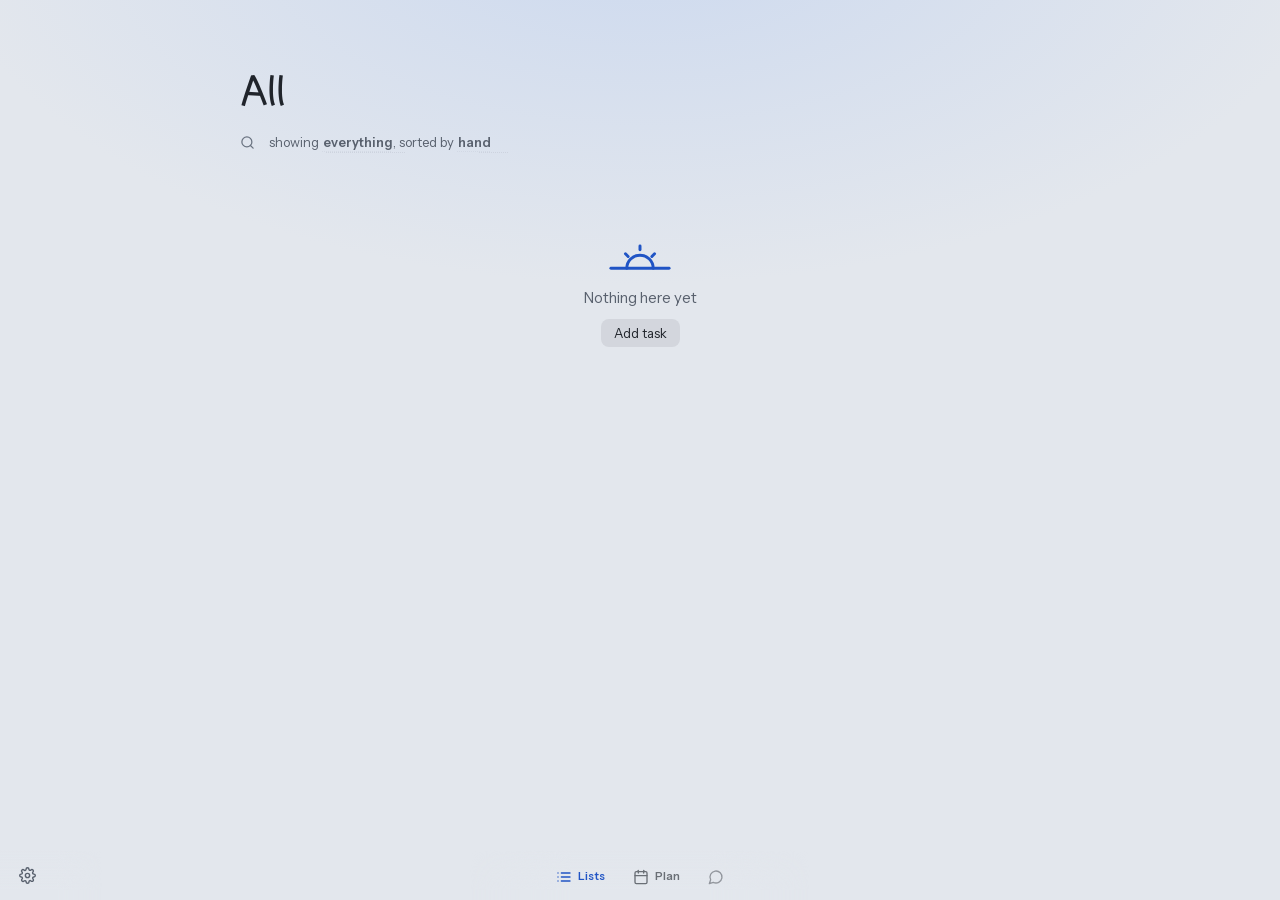
<file: index.html>
<!DOCTYPE html>
<html lang="en">
<!-- ── Head + SVG icon sprite ── -->
<head>
<meta charset="utf-8">
<meta name="viewport" content="width=device-width, initial-scale=1, viewport-fit=cover">
<title>ADHeroD</title>
<!-- Phone size catches Samsung's fine-pointer report; large screens with a mouse keep desktop controls. -->
<script>if (navigator.maxTouchPoints > 0 && (Math.min(screen.width, screen.height) < 600 || !matchMedia('(any-pointer: fine)').matches)) document.documentElement.classList.add('touch');</script>
<link rel="stylesheet" href="./styles.css">
<!-- Paint the saved palette while app.js loads; applyTheme replaces these tokens at boot. -->
<script id="paint-palette">
{
// design.json canvas tokens; ui-lint checks every palette and appearance for drift.
const palettes = {
  "hearth": ["--bg:oklch(.97 .005 58);--ink:oklch(.18 .012 55);--bg-wash:radial-gradient(ellipse 1000px 520px at 50% -80px, oklch(.985 .012 60), var(--bg) 62%);--bg-foot:linear-gradient(0deg, color-mix(in srgb, var(--warm) 7%, var(--bg)), transparent 22%);--warm:var(--accent);--accent:#3A2A20","--bg:#0e0b09;--ink:#f2e7da;--bg-wash:radial-gradient(ellipse 1000px 520px at 50% -80px, #241a12 0%, #14100c 62%);--bg-foot:linear-gradient(0deg, color-mix(in srgb, var(--warm) 13%, var(--bg)), transparent 22%);--warm:var(--accent);--accent:#EBDBC9"],
  "graphite": ["--bg:#E3E7ED;--ink:#20242B;--bg-wash:radial-gradient(ellipse 1000px 520px at 50% -80px, #CCD9EF, var(--bg) 70%);--bg-foot:none","--bg:#15171A;--ink:#E7EAF0;--bg-wash:radial-gradient(ellipse 1000px 520px at 50% -80px, var(--panel), var(--bg) 62%);--bg-foot:none;--panel:#202328"],
  "slate": ["--bg:#DCEBF1;--ink:#1B2B34;--bg-wash:radial-gradient(ellipse 1000px 520px at 50% -80px, #BDDDE8, var(--bg) 70%);--bg-foot:none","--bg:#121B22;--ink:#E4EDF2;--bg-wash:radial-gradient(ellipse 1000px 520px at 50% -80px, var(--panel), var(--bg) 62%);--bg-foot:none;--panel:#1C2933"],
  "chalk": ["--bg:#E4EDDF;--ink:#202B25;--bg-wash:radial-gradient(ellipse 1000px 520px at 50% -80px, #CDDFC3, var(--bg) 70%);--bg-foot:none","--bg:#151B18;--ink:#E7EEE9;--bg-wash:radial-gradient(ellipse 1000px 520px at 50% -80px, var(--panel), var(--bg) 62%);--bg-foot:none;--panel:#212A25"],
  "mist": ["--bg:#ECE2F2;--ink:#292536;--bg-wash:radial-gradient(ellipse 1000px 520px at 50% -80px, #DDC9ED, var(--bg) 70%);--bg-foot:none","--bg:#19171F;--ink:#EEEAF4;--bg-wash:radial-gradient(ellipse 1000px 520px at 50% -80px, var(--panel), var(--bg) 62%);--bg-foot:none;--panel:#25222E"],
  "onyx": ["--bg:#DADDE2;--ink:#22252B;--bg-wash:radial-gradient(ellipse 1000px 520px at 50% -80px, #C4CAD4, var(--bg) 70%);--bg-foot:none","--bg:#08090B;--ink:#F0F2F5;--bg-wash:linear-gradient(var(--bg), var(--bg));--bg-foot:none"]
};
const saved = localStorage.getItem('adherod.colorTheme');
const family = Object.hasOwn(palettes, saved) ? saved : 'graphite';
const appearance = localStorage.getItem('adherod.theme');
const mode = ['light', 'dark'].includes(appearance) ? appearance : 'system';
const vars = scheme => palettes[family][scheme === 'dark' ? 1 : 0];
const tokens = document.createElement('style');
tokens.id = 'design-tokens';
tokens.textContent = `:root{${vars(mode === 'dark' ? 'dark' : 'light')}}` +
  (mode === 'system' ? `@media (prefers-color-scheme: dark){:root{${vars('dark')}}}` : '');
document.head.appendChild(tokens);
if (mode !== 'system') document.documentElement.dataset.theme = mode;
}
</script>
</head>
<body>
<svg width="0" height="0" aria-hidden="true" style="position:absolute"><defs>
  <symbol id="i-flag" viewBox="0 0 24 24"><path d="M4 22V4a1 1 0 0 1 .4-.8A6 6 0 0 1 8 2c3 0 5 2 7.333 2q2 0 3.067-.8A1 1 0 0 1 20 4v10a1 1 0 0 1-.4.8A6 6 0 0 1 16 16c-3 0-5-2-8-2a6 6 0 0 0-4 1.528"/></symbol>
  <symbol id="i-prio" viewBox="0 0 24 24"><path d="m6 11 6-6 6 6"/><path d="m6 18 6-6 6 6"/></symbol>
  <symbol id="i-prio3" viewBox="0 0 24 24"><path d="m7 8.5 5-5 5 5"/><path d="m7 14 5-5 5 5"/><path d="m7 19.5 5-5 5 5"/></symbol>
  <symbol id="i-cloud" viewBox="0 0 24 24"><path d="M17.5 19H8a5.5 5.5 0 1 1 1.6-10.8A6 6 0 0 1 21 11.5a4 4 0 0 1-3.5 7.5Z"/></symbol>
  <symbol id="i-ring" viewBox="0 0 24 24"><circle cx="12" cy="12" r="7"/></symbol>
  <symbol id="i-prio-fill" viewBox="0 0 24 24" fill="currentColor" stroke="none"><path d="M12 3.6 19.9 11.5 17.6 13.8 12 8.2 6.4 13.8 4.1 11.5Z"/><path d="M12 10.6 19.9 18.5 17.6 20.8 12 15.2 6.4 20.8 4.1 18.5Z"/></symbol>
  <symbol id="i-cal" viewBox="0 0 24 24"><path d="M8 2v4"/><path d="M16 2v4"/><rect width="18" height="18" x="3" y="4" rx="2"/><path d="M3 10h18"/></symbol>
  <symbol id="i-utensils" viewBox="0 0 24 24"><path d="m16 2-2.3 2.3a3 3 0 0 0 0 4.2l1.8 1.8a3 3 0 0 0 4.2 0L22 8"/><path d="M15 15 3.3 3.3a4.2 4.2 0 0 0 0 6l7.3 7.3c.7.7 2 .7 2.8 0L15 15Zm0 0 7 7"/><path d="m2.1 21.8 6.4-6.3"/><path d="m19 5-7 7"/></symbol>
  <symbol id="i-moon" viewBox="0 0 24 24"><path d="M12 3a6 6 0 0 0 9 9 9 9 0 1 1-9-9Z"/></symbol>
  <symbol id="i-clock" viewBox="0 0 24 24"><circle cx="12" cy="12" r="10"/><path d="M12 6v6l4 2"/></symbol>
  <symbol id="i-sun" viewBox="0 0 24 24"><circle cx="12" cy="12" r="4"/><path d="M12 2v2"/><path d="M12 20v2"/><path d="m4.93 4.93 1.41 1.41"/><path d="m17.66 17.66 1.41 1.41"/><path d="M2 12h2"/><path d="M20 12h2"/><path d="m6.34 17.66-1.41 1.41"/><path d="m19.07 4.93-1.41 1.41"/></symbol>
  <symbol id="i-sofa" viewBox="0 0 24 24"><path d="M20 9V6a2 2 0 0 0-2-2H6a2 2 0 0 0-2 2v3"/><path d="M2 16a2 2 0 0 0 2 2h16a2 2 0 0 0 2-2v-5a2 2 0 0 0-4 0v1.5a.5.5 0 0 1-.5.5h-11a.5.5 0 0 1-.5-.5V11a2 2 0 0 0-4 0z"/><path d="M4 18v2"/><path d="M20 18v2"/><path d="M12 4v9"/></symbol>
  <symbol id="i-arrow" viewBox="0 0 24 24"><path d="M5 12h14"/><path d="m12 5 7 7-7 7"/></symbol>
  <symbol id="i-chat" viewBox="0 0 24 24"><path d="M7.9 20A9 9 0 1 0 4 16.1L2 22Z"/></symbol>
  <symbol id="i-send" viewBox="0 0 24 24"><path d="m5 12 7-7 7 7"/><path d="M12 19V5"/></symbol>
  <symbol id="i-chev-l" viewBox="0 0 24 24"><path d="m15 18-6-6 6-6"/></symbol>
  <symbol id="i-chev-r" viewBox="0 0 24 24"><path d="m9 18 6-6-6-6"/></symbol>
  <symbol id="i-circle" viewBox="0 0 24 24"><circle cx="12" cy="12" r="10"/></symbol>
  <!-- ring = the task check's (18px at stroke 3 = its 2.25px border) -->
  <symbol id="i-steps" viewBox="0 0 24 24"><circle cx="5.5" cy="6.5" r="2.5"/><circle cx="5.5" cy="17.5" r="2.5"/><path d="M5.5 9v6M12 7h9M12 18h9"/></symbol>   <!-- the Steps rail: two nodes joined, i-list-check's lines -->
  <!-- size = how much of a drink it takes: a sip · a mug · a full cup · two cups. Tabler art; the mug is scaled to its
       width ceiling and multi is two cups at .75 offset right+up, so the pair stands a full cup tall. -->
  <symbol id="i-size-tiny" viewBox="0 0 24 24"><g transform="translate(12,12) scale(1.1444) translate(-12,-12)" stroke-width="1.7476"><path d="M3 14c.83 .642 2.077 1.017 3.5 1c1.423 .017 2.67 -.358 3.5 -1c.83 -.642 2.077 -1.017 3.5 -1c1.423 -.017 2.67 .358 3.5 1 M3 10h14v5a6 6 0 0 1 -6 6h-2a6 6 0 0 1 -6 -6v-5 M16.746 16.726a3 3 0 1 0 .252 -5.555"/><path opacity=".5" d="M8 5a1.4 1.4 0 0 0 -.6 1.2a1.4 1.4 0 0 0 .6 1.2 M12 5a1.4 1.4 0 0 0 -.6 1.2a1.4 1.4 0 0 0 .6 1.2"/></g></symbol>
  <symbol id="i-size-short" viewBox="0 0 24 24"><g transform="translate(12,13.745) scale(1.2222) translate(-12,-12)" stroke-width="1.6364"><path d="M4.083 5h10.834a1.08 1.08 0 0 1 1.083 1.077v8.615c0 2.38 -1.94 4.308 -4.333 4.308h-4.334c-2.393 0 -4.333 -1.929 -4.333 -4.308v-8.615a1.08 1.08 0 0 1 1.083 -1.077 M16 8h2.5c1.38 0 2.5 1.045 2.5 2.333v2.334c0 1.288 -1.12 2.333 -2.5 2.333h-2.5"/></g></symbol>
  <symbol id="i-size-session" viewBox="0 0 24 24"><g transform="translate(12,12) scale(1.2875) translate(-12,-13)" stroke-width="1.5534"><path d="M5 11h14v-3h-14l0 3 M17.5 11l-1.5 10h-8l-1.5 -10 M6 8v-1a2 2 0 0 1 2 -2h8a2 2 0 0 1 2 2v1"/></g></symbol>
  <symbol id="i-size-multi" viewBox="0 0 24 24"><path d="M1.77 11.49 L10.36 10.59 L10.73 10.64 L10.90 10.73 L11.04 10.85 L11.20 11.07 L11.27 11.34 L11.99 18.16 L12.01 18.55 L11.94 19.23 L11.73 19.86 L11.41 20.44 L10.97 20.96 L10.61 21.27 L10.23 21.51 L9.79 21.72 L9.34 21.85 L8.93 21.92 L5.25 22.30 L4.53 22.25 L3.84 22.05 L3.21 21.71 L2.66 21.25 L2.34 20.87 L2.08 20.44 L1.89 19.99 L1.76 19.51 L1.00 12.42 L1.04 12.10 L1.19 11.80 L1.45 11.59 L1.77 11.49M11.44 12.87 L13.56 12.65 L13.94 12.67 L14.31 12.76 L14.79 13.00 L15.18 13.36 L15.45 13.81 L15.58 14.30 L15.78 16.17 L15.78 16.46 L15.73 16.74 L15.64 17.01 L15.51 17.27 L15.33 17.51 L15.12 17.71 L14.88 17.89 L14.61 18.03 L14.32 18.13 L14.02 18.19 L12.02 18.40M9.97 5.78 L18.57 6.53 L18.85 6.62 L19.10 6.79 L19.28 7.09 L19.33 7.43 L18.73 14.30 L18.65 14.80M8.94 7.72 L9.05 6.53 L9.14 6.23 L9.29 6.03 L9.49 5.88 L9.72 5.80 L9.97 5.78M19.20 8.98 L21.32 9.17 L21.69 9.26 L22.04 9.42 L22.47 9.75 L22.78 10.17 L22.96 10.67 L22.99 11.17 L22.83 13.05 L22.78 13.33 L22.68 13.59 L22.54 13.85 L22.35 14.08 L22.14 14.28 L21.89 14.44 L21.62 14.57 L21.33 14.65 L21.03 14.70 L20.72 14.70 L18.71 14.52M3.57 2.15 L12.29 1.70 L12.48 1.74 L12.66 1.83 L12.82 1.96 L12.94 2.12 L13.06 2.42 L13.09 3.04M3.03 8.34 L2.75 2.94 L2.83 2.64 L3.02 2.39 L3.27 2.22 L3.57 2.15"/></symbol>
  <symbol id="i-size-tiny-fill" viewBox="0 0 24 24"><g transform="translate(12,12) scale(1.1444) translate(-12,-12)" stroke-width="1.7476"><path d="M16.746 16.726a3 3 0 1 0 .252 -5.555"/><path opacity=".5" d="M8 5a1.4 1.4 0 0 0 -.6 1.2a1.4 1.4 0 0 0 .6 1.2 M12 5a1.4 1.4 0 0 0 -.6 1.2a1.4 1.4 0 0 0 .6 1.2"/><path d="M3 10h14v5a6 6 0 0 1 -6 6h-2a6 6 0 0 1 -6 -6z" fill="currentColor"/><path d="M3 14c.83 .642 2.077 1.017 3.5 1c1.423 .017 2.67 -.358 3.5 -1c.83 -.642 2.077 -1.017 3.5 -1c1.423 -.017 2.67 .358 3.5 1" class="knock" stroke-width="1.4"/></g></symbol>
  <symbol id="i-size-short-fill" viewBox="0 0 24 24"><g transform="translate(12,13.745) scale(1.2222) translate(-12,-12)" stroke-width="1.6364"><path d="M16 8h2.5c1.38 0 2.5 1.045 2.5 2.333v2.334c0 1.288 -1.12 2.333 -2.5 2.333h-2.5"/><path d="M4.083 5h10.834a1.08 1.08 0 0 1 1.083 1.077v8.615c0 2.38 -1.94 4.308 -4.333 4.308h-4.334c-2.393 0 -4.333 -1.929 -4.333 -4.308v-8.615a1.08 1.08 0 0 1 1.083 -1.077z" fill="currentColor"/></g></symbol>
  <symbol id="i-size-session-fill" viewBox="0 0 24 24"><g transform="translate(12,12) scale(1.2875) translate(-12,-13)" stroke-width="1.5534"><path d="M6 8v-1a2 2 0 0 1 2 -2h8a2 2 0 0 1 2 2v1z M5 8h14v3h-14z M17.5 11l-1.5 10h-8l-1.5 -10z" fill="currentColor"/><path d="M6.5 11h11" class="knock" stroke-width="1.2"/></g></symbol>
  <symbol id="i-size-multi-fill" viewBox="0 0 24 24"><path d="M3.57 2.15 L12.29 1.70 L12.48 1.74 L12.66 1.83 L12.82 1.96 L12.94 2.12 L13.06 2.42 L13.09 3.04 L12 9 L4 13 L3.03 8.34 L2.75 2.94 L2.83 2.64 L3.02 2.39 L3.27 2.22Z" fill="currentColor"/><path d="M9.97 5.78 L18.57 6.53 L18.85 6.62 L19.10 6.79 L19.28 7.09 L19.33 7.43 L18.73 14.30 L18.65 14.80 L10.5 14 L8.94 7.72 L9.05 6.53 L9.14 6.23 L9.29 6.03 L9.49 5.88 L9.72 5.80Z" class="knock" stroke-width="3.5"/><path d="M19.20 8.98 L21.32 9.17 L21.69 9.26 L22.04 9.42 L22.47 9.75 L22.78 10.17 L22.96 10.67 L22.99 11.17 L22.83 13.05 L22.78 13.33 L22.68 13.59 L22.54 13.85 L22.35 14.08 L22.14 14.28 L21.89 14.44 L21.62 14.57 L21.33 14.65 L21.03 14.70 L20.72 14.70 L18.71 14.52" class="knock" stroke-width="3.5"/><path d="M9.97 5.78 L18.57 6.53 L18.85 6.62 L19.10 6.79 L19.28 7.09 L19.33 7.43 L18.73 14.30 L18.65 14.80 L10.5 14 L8.94 7.72 L9.05 6.53 L9.14 6.23 L9.29 6.03 L9.49 5.88 L9.72 5.80Z" fill="currentColor"/><path d="M19.20 8.98 L21.32 9.17 L21.69 9.26 L22.04 9.42 L22.47 9.75 L22.78 10.17 L22.96 10.67 L22.99 11.17 L22.83 13.05 L22.78 13.33 L22.68 13.59 L22.54 13.85 L22.35 14.08 L22.14 14.28 L21.89 14.44 L21.62 14.57 L21.33 14.65 L21.03 14.70 L20.72 14.70 L18.71 14.52"/><path d="M1.77 11.49 L10.36 10.59 L10.73 10.64 L10.90 10.73 L11.04 10.85 L11.20 11.07 L11.27 11.34 L11.99 18.16 L12.01 18.55 L11.94 19.23 L11.73 19.86 L11.41 20.44 L10.97 20.96 L10.61 21.27 L10.23 21.51 L9.79 21.72 L9.34 21.85 L8.93 21.92 L5.25 22.30 L4.53 22.25 L3.84 22.05 L3.21 21.71 L2.66 21.25 L2.34 20.87 L2.08 20.44 L1.89 19.99 L1.76 19.51 L1.00 12.42 L1.04 12.10 L1.19 11.80 L1.45 11.59Z" class="knock" stroke-width="3.5"/><path d="M11.44 12.87 L13.56 12.65 L13.94 12.67 L14.31 12.76 L14.79 13.00 L15.18 13.36 L15.45 13.81 L15.58 14.30 L15.78 16.17 L15.78 16.46 L15.73 16.74 L15.64 17.01 L15.51 17.27 L15.33 17.51 L15.12 17.71 L14.88 17.89 L14.61 18.03 L14.32 18.13 L14.02 18.19 L12.02 18.40" class="knock" stroke-width="3.5"/><path d="M1.77 11.49 L10.36 10.59 L10.73 10.64 L10.90 10.73 L11.04 10.85 L11.20 11.07 L11.27 11.34 L11.99 18.16 L12.01 18.55 L11.94 19.23 L11.73 19.86 L11.41 20.44 L10.97 20.96 L10.61 21.27 L10.23 21.51 L9.79 21.72 L9.34 21.85 L8.93 21.92 L5.25 22.30 L4.53 22.25 L3.84 22.05 L3.21 21.71 L2.66 21.25 L2.34 20.87 L2.08 20.44 L1.89 19.99 L1.76 19.51 L1.00 12.42 L1.04 12.10 L1.19 11.80 L1.45 11.59Z" fill="currentColor"/><path d="M11.44 12.87 L13.56 12.65 L13.94 12.67 L14.31 12.76 L14.79 13.00 L15.18 13.36 L15.45 13.81 L15.58 14.30 L15.78 16.17 L15.78 16.46 L15.73 16.74 L15.64 17.01 L15.51 17.27 L15.33 17.51 L15.12 17.71 L14.88 17.89 L14.61 18.03 L14.32 18.13 L14.02 18.19 L12.02 18.40"/></symbol>
  <symbol id="i-trash" viewBox="0 0 24 24"><path d="M10 11v6"/><path d="M14 11v6"/><path d="M19 6v14a2 2 0 0 1-2 2H7a2 2 0 0 1-2-2V6"/><path d="M3 6h18"/><path d="M8 6V4a2 2 0 0 1 2-2h4a2 2 0 0 1 2 2v2"/></symbol>
  <symbol id="i-grip" viewBox="0 0 24 24"><circle cx="9" cy="6" r="1.6"/><circle cx="15" cy="6" r="1.6"/><circle cx="9" cy="12" r="1.6"/><circle cx="15" cy="12" r="1.6"/><circle cx="9" cy="18" r="1.6"/><circle cx="15" cy="18" r="1.6"/></symbol>
  <symbol id="i-chev-d" viewBox="0 0 24 24"><path d="m6 9 6 6 6-6"/></symbol>
  <symbol id="i-file" viewBox="0 0 24 24"><path d="M15 2H6a2 2 0 0 0-2 2v16a2 2 0 0 0 2 2h12a2 2 0 0 0 2-2V7Z"/><path d="M14 2v4a2 2 0 0 0 2 2h4"/></symbol>
  <symbol id="i-clip" viewBox="0 0 24 24"><path d="m21.44 11.05-9.19 9.19a6 6 0 0 1-8.49-8.49l9.19-9.19a4 4 0 0 1 5.66 5.66l-9.2 9.19a2 2 0 0 1-2.83-2.83l8.49-8.48"/></symbol>
  <symbol id="i-plus" viewBox="0 0 24 24"><path d="M5 12h14"/><path d="M12 5v14"/></symbol>
  <symbol id="i-x" viewBox="0 0 24 24"><line x1="18" x2="6" y1="6" y2="18"/><line x1="6" x2="18" y1="6" y2="18"/></symbol>
  <symbol id="i-stop" viewBox="0 0 24 24"><polygon points="7.86 2 16.14 2 22 7.86 22 16.14 16.14 22 7.86 22 2 16.14 2 7.86"/><rect x="7" y="10.75" width="10" height="2.5" rx="0.5" fill="#fff" stroke="none"/></symbol>
  <symbol id="i-link" viewBox="0 0 24 24"><path d="M10 13a5 5 0 0 0 7.54.54l3-3a5 5 0 0 0-7.07-7.07l-1.72 1.71"/><path d="M14 11a5 5 0 0 0-7.54-.54l-3 3a5 5 0 0 0 7.07 7.07l1.71-1.71"/></symbol>
  <symbol id="i-tag-line" viewBox="0 0 24 24"><path d="M13.155 4.155H7.155a3 3 0 0 0-3 3v6l8.3 8.3a1 1 0 0 0 1.4 0l7.6-7.6a1 1 0 0 0 0-1.4L13.155 4.155z"/><circle cx="8.155" cy="8.155" r="1" fill="currentColor" stroke="none"/></symbol>
  <symbol id="i-tag-tag" viewBox="0 0 24 24"><path d="M11.672 2.500a3 3 0 0 1 2.121 .879l7.71 7.71a3.41 3.41 0 0 1 0 4.822l-5.592 5.592a3.41 3.41 0 0 1 -4.822 0l-7.71 -7.71a3 3 0 0 1 -.879 -2.121v-5.172a4 4 0 0 1 4 -4zm-3.672 3.5a2 2 0 0 0 -1.995 1.85l-.005 .15a2 2 0 1 0 2 -2" fill="currentColor" stroke="none"/></symbol>
  <symbol id="i-tag-home" viewBox="0 0 24 24"><path d="M12.707 2.293l9 9c.63 .63 .184 1.707 -.707 1.707h-1v6a3 3 0 0 1 -3 3h-1v-7a3 3 0 0 0 -2.824 -2.995l-.176 -.005h-2a3 3 0 0 0 -3 3v7h-1a3 3 0 0 1 -3 -3v-6h-1c-.89 0 -1.337 -1.077 -.707 -1.707l9 -9a1 1 0 0 1 1.414 0m.293 11.707a1 1 0 0 1 1 1v7h-4v-7a1 1 0 0 1 .883 -.993l.117 -.007z" fill="currentColor" stroke="none"/></symbol>
  <symbol id="i-tag-briefcase" viewBox="0 0 24 24"><path d="M22 13.478v4.522a3 3 0 0 1 -3 3h-14a3 3 0 0 1 -3 -3v-4.522l.553 .277a20.999 20.999 0 0 0 18.897 -.002l.55 -.275zm-8 -11.478a3 3 0 0 1 3 3v1h2a3 3 0 0 1 3 3v2.242l-1.447 .724a19.002 19.002 0 0 1 -16.726 .186l-.647 -.32l-1.18 -.59v-2.242a3 3 0 0 1 3 -3h2v-1a3 3 0 0 1 3 -3h4zm-2 8a1 1 0 0 0 -1 1a1 1 0 1 0 2 .01c0 -.562 -.448 -1.01 -1 -1.01zm2 -6h-4a1 1 0 0 0 -1 1v1h6v-1a1 1 0 0 0 -1 -1z" fill="currentColor" stroke="none"/></symbol>
  <symbol id="i-tag-star" viewBox="0 0 24 24"><path d="M8.243 7.34l-6.38 .925l-.113 .023a1 1 0 0 0 -.44 1.684l4.622 4.499l-1.09 6.355l-.013 .11a1 1 0 0 0 1.464 .944l5.706 -3l5.693 3l.1 .046a1 1 0 0 0 1.352 -1.1l-1.091 -6.355l4.624 -4.5l.078 -.085a1 1 0 0 0 -.633 -1.62l-6.38 -.926l-2.852 -5.78a1 1 0 0 0 -1.794 0l-2.853 5.78z" fill="currentColor" stroke="none"/></symbol>
  <symbol id="i-tag-heart" viewBox="0 0 24 24"><path d="M6.979 3.074a6 6 0 0 1 4.988 1.425l.037 .033l.034 -.03a6 6 0 0 1 4.733 -1.44l.246 .036a6 6 0 0 1 3.364 10.008l-.18 .185l-.048 .041l-7.45 7.379a1 1 0 0 1 -1.313 .082l-.094 -.082l-7.493 -7.422a6 6 0 0 1 3.176 -10.215z" fill="currentColor" stroke="none"/></symbol>
  <symbol id="i-tag-book" viewBox="0 0 24 24"><path d="M21.5 5.134a1 1 0 0 1 .493 .748l.007 .118v13a1 1 0 0 1 -1.5 .866a8 8 0 0 0 -7.5 -.266v-15.174a10 10 0 0 1 8.5 .708m-10.5 -.707l.001 15.174a8 8 0 0 0 -7.234 .117l-.327 .18l-.103 .044l-.049 .016l-.11 .026l-.061 .01l-.117 .006h-.042l-.11 -.012l-.077 -.014l-.108 -.032l-.126 -.056l-.095 -.056l-.089 -.067l-.06 -.056l-.073 -.082l-.064 -.089l-.022 -.036l-.032 -.06l-.044 -.103l-.016 -.049l-.026 -.11l-.01 -.061l-.004 -.049l-.002 -13.068a1 1 0 0 1 .5 -.866a10 10 0 0 1 8.5 -.707" fill="currentColor" stroke="none"/></symbol>
  <symbol id="i-tag-cart" viewBox="0 0 24 24"><path d="M6 2a1 1 0 0 1 .993 .883l.007 .117v1.068l13.071 .935a1 1 0 0 1 .929 1.024l-.01 .114l-1 7a1 1 0 0 1 -.877 .853l-.113 .006h-12v2h10a3 3 0 1 1 -2.995 3.176l-.005 -.176l.005 -.176c.017 -.288 .074 -.564 .166 -.824h-5.342a3 3 0 1 1 -5.824 1.176l-.005 -.176l.005 -.176a3.002 3.002 0 0 1 1.995 -2.654v-12.17h-1a1 1 0 0 1 -.993 -.883l-.007 -.117a1 1 0 0 1 .883 -.993l.117 -.007h2zm0 16a1 1 0 1 0 0 2a1 1 0 0 0 0 -2m11 0a1 1 0 1 0 0 2a1 1 0 0 0 0 -2" fill="currentColor" stroke="none"/></symbol>
  <symbol id="i-tag-dollar" viewBox="0 0 24 24"><path d="M17 3.34a10 10 0 1 1 -15 8.66l.005 -.324a10 10 0 0 1 14.995 -8.336zm-5 2.66a1 1 0 0 0 -1 1a3 3 0 1 0 0 6v2a1.024 1.024 0 0 1 -.866 -.398l-.068 -.101a1 1 0 0 0 -1.732 .998a3 3 0 0 0 2.505 1.5h.161a1 1 0 0 0 .883 .994l.117 .007a1 1 0 0 0 1 -1l.176 -.005a3 3 0 0 0 -.176 -5.995v-2c.358 -.012 .671 .14 .866 .398l.068 .101a1 1 0 0 0 1.732 -.998a3 3 0 0 0 -2.505 -1.501h-.161a1 1 0 0 0 -1 -1zm1 7a1 1 0 0 1 0 2v-2zm-2 -4v2a1 1 0 0 1 0 -2z" fill="currentColor" stroke="none"/></symbol>
  <symbol id="i-tag-code" viewBox="0 0 24 24"><polyline points="16 18 22 12 16 6"/><polyline points="8 6 2 12 8 18"/></symbol>
  <!-- Bar+plates, straight lines only: the diagonal lucide dumbbell (6 arc-heavy subpaths) is mush at the 11px chip size. -->
  <symbol id="i-tag-dumbbell" viewBox="0 0 24 24"><path d="M4 7a1 1 0 0 1 1 1v8a1 1 0 0 1 -2 0v-3h-1a1 1 0 0 1 0 -2h1v-3a1 1 0 0 1 1 -1" fill="currentColor" stroke="none"/><path d="M20 7a1 1 0 0 1 1 1v3h1a1 1 0 0 1 0 2h-1v3a1 1 0 0 1 -2 0v-8a1 1 0 0 1 1 -1" fill="currentColor" stroke="none"/><path d="M16 5a2 2 0 0 1 2 2v10a2 2 0 1 1 -4 0v-4h-4v4a2 2 0 1 1 -4 0v-10a2 2 0 1 1 4 0v4h4v-4a2 2 0 0 1 2 -2" fill="currentColor" stroke="none"/></symbol>
  <symbol id="i-tag-plane" viewBox="0 0 24 24"><path d="M21.107 2.893a3.047 3.047 0 0 1 .012 4.302l-2.479 2.564l2.309 6.925a1 1 0 0 1 -.235 1.016l-2.5 2.55a1 1 0 0 1 -1.596 -.229l-2.864 -5.36l-1.754 1.753v2.586a1 1 0 0 1 -.293 .707l-2 2a1 1 0 0 1 -1.656 -.39l-1.341 -4.027l-4.025 -1.342a1 1 0 0 1 -.391 -1.656l2 -2a1 1 0 0 1 .706 -.292h2.586l1.757 -1.757l-5.317 -2.863a1 1 0 0 1 -.233 -1.587l2.5 -2.5a1 1 0 0 1 1.023 -.242l6.925 2.309l2.552 -2.467a3.05 3.05 0 0 1 4.314 0" fill="currentColor" stroke="none"/></symbol>
  <symbol id="i-bell" viewBox="0 0 24 24"><path d="M18 8A6 6 0 0 0 6 8c0 7-3 9-3 9h18s-3-2-3-9"/><path d="M13.73 21a2 2 0 0 1-3.46 0"/></symbol>
  <!-- set-value fills (composer chips): knock-outs take the card's panel color -->
  <symbol id="i-cal-fill" viewBox="0 0 24 24"><rect width="18" height="17" x="3" y="4.5" rx="2.5" fill="currentColor"/><path d="M8 2.5v3"/><path d="M16 2.5v3"/><path d="M3 10h18" class="knock"/></symbol>
  <symbol id="i-sun-fill" viewBox="0 0 24 24"><circle cx="12" cy="12" r="4.5" fill="currentColor"/><path d="M12 2v2"/><path d="M12 20v2"/><path d="m4.93 4.93 1.41 1.41"/><path d="m17.66 17.66 1.41 1.41"/><path d="M2 12h2"/><path d="M20 12h2"/><path d="m6.34 17.66-1.41 1.41"/><path d="m19.07 4.93-1.41 1.41"/></symbol>
  <symbol id="i-sofa-fill" viewBox="0 0 24 24"><path d="M20 9V6a2 2 0 0 0-2-2H6a2 2 0 0 0-2 2v3z" fill="currentColor"/><path d="M2 16a2 2 0 0 0 2 2h16a2 2 0 0 0 2-2v-5a2 2 0 0 0-4 0v1.5a.5.5 0 0 1-.5.5h-11a.5.5 0 0 1-.5-.5V11a2 2 0 0 0-4 0z" fill="currentColor"/><path d="M4 18v2"/><path d="M20 18v2"/></symbol>
  <symbol id="i-arrow-fill" viewBox="0 0 24 24"><path d="M4 9.5h8V5l8 7-8 7v-4.5H4z" fill="currentColor"/></symbol>
  <symbol id="i-flag-fill" viewBox="0 0 24 24"><path d="M4 22V15"/><path d="M4 15.5V4a1 1 0 0 1 .4-.8A6 6 0 0 1 8 2c3 0 5 2 7.333 2q2 0 3.067-.8A1 1 0 0 1 20 4v10a1 1 0 0 1-.4.8A6 6 0 0 1 16 16c-3 0-5-2-8-2a6 6 0 0 0-4 1.5z" fill="currentColor"/></symbol>
  <symbol id="i-tag-fill" viewBox="0 0 24 24"><path d="M11.672 2.500a3 3 0 0 1 2.121 .879l7.71 7.71a3.41 3.41 0 0 1 0 4.822l-5.592 5.592a3.41 3.41 0 0 1 -4.822 0l-7.71 -7.71a3 3 0 0 1 -.879 -2.121v-5.172a4 4 0 0 1 4 -4zm-3.672 3.5a2 2 0 0 0 -1.995 1.85l-.005 .15a2 2 0 1 0 2 -2" fill="currentColor" stroke="none"/></symbol>
  <symbol id="i-pin-fill" viewBox="0 0 24 24"><path d="M12 21s-7-6.2-7-11a7 7 0 0 1 14 0c0 4.8-7 11-7 11z" fill="currentColor"/><circle cx="12" cy="10" r="2.5" stroke="none" class="knock"/></symbol>
  <symbol id="i-bell-fill" viewBox="0 0 24 24"><path d="M18 8A6 6 0 0 0 6 8c0 7-3 9-3 9h18s-3-2-3-9" fill="currentColor"/><path d="M13.73 21a2 2 0 0 1-3.46 0"/></symbol>
  <symbol id="i-bell-alarm" viewBox="0 0 24 24"><path d="M17 9a5 5 0 0 0-10 0c0 5.8-2.5 7.5-2.5 7.5h15S17 14.8 17 9" fill="currentColor"/><path d="M13.4 19.6a2 2 0 0 1-2.8 0"/><path d="M19.6 3.6a8 8 0 0 1 2.2 4.2M2.2 7.8a8 8 0 0 1 2.2-4.2"/></symbol>
  <symbol id="i-tag-bell" viewBox="0 0 24 24"><path d="M14.235 19c.865 0 1.322 1.024 .745 1.668a3.992 3.992 0 0 1 -2.98 1.332a3.992 3.992 0 0 1 -2.98 -1.332c-.552 -.616 -.158 -1.579 .634 -1.661l.11 -.006h4.471z" fill="currentColor" stroke="none"/><path d="M12 2c1.358 0 2.506 .903 2.875 2.141l.046 .171l.008 .043a8.013 8.013 0 0 1 4.024 6.069l.028 .287l.019 .289v2.931l.021 .136a3 3 0 0 0 1.143 1.847l.167 .117l.162 .099c.86 .487 .56 1.766 -.377 1.864l-.116 .006h-16c-1.028 0 -1.387 -1.364 -.493 -1.87a3 3 0 0 0 1.472 -2.063l.021 -.143l.001 -2.97a8 8 0 0 1 3.821 -6.454l.248 -.146l.01 -.043a3.003 3.003 0 0 1 2.562 -2.29l.182 -.017l.176 -.004z" fill="currentColor" stroke="none"/></symbol>
  <symbol id="i-tag-flame" viewBox="0 0 24 24"><path d="M10 2c0 -.88 1.056 -1.331 1.692 -.722c1.958 1.876 3.096 5.995 1.75 9.12l-.08 .174l.012 .003c.625 .133 1.203 -.43 2.303 -2.173l.14 -.224a1 1 0 0 1 1.582 -.153c1.334 1.435 2.601 4.377 2.601 6.27c0 4.265 -3.591 7.705 -8 7.705s-8 -3.44 -8 -7.706c0 -2.252 1.022 -4.716 2.632 -6.301l.605 -.589c.241 -.236 .434 -.43 .618 -.624c1.43 -1.512 2.145 -2.924 2.145 -4.78" fill="currentColor" stroke="none"/></symbol>
  <!-- Open lens + a stem collinear with its tip: a filled blade fills in at 11px and a detached stem reads as noise. -->
  <symbol id="i-tag-leaf" viewBox="0 0 24 24"><path d="M3.055 14.328l-.018 -.168l-.004 -.043a11 11 0 0 1 -.047 -1.12c.018 -6.29 4.29 -9.997 13 -9.997h4.014a1 1 0 0 1 1 1l-.002 2.057c-.498 8.701 -4.74 12.943 -11.998 12.943h-2.631a16 16 0 0 0 -.375 2.11a1 1 0 1 1 -1.988 -.22q .174 -1.568 .58 -2.947l-.118 -.146l-.208 -.28l-.157 -.229l-.182 -.293l-.098 -.171l-.065 -.122a6 6 0 0 1 -.397 -.941l-.072 -.237l-.085 -.327l-.057 -.268l-.043 -.242zm8.539 -4.242c-2.845 1.265 -4.854 3.13 -6.108 5.583q .098 .2 .218 .4l.185 .281l.07 .097q .12 .164 .258 .329l.197 .224h.649c1.037 -2.271 2.777 -3.946 5.343 -5.086a1 1 0 0 0 -.812 -1.828" fill="currentColor" stroke="none"/></symbol>
  <symbol id="i-tag-music" viewBox="0 0 24 24"><path d="M9 18V5l12-2v13"/><circle cx="6" cy="18" r="3" fill="currentColor"/><circle cx="18" cy="16" r="3" fill="currentColor"/></symbol>
  <symbol id="i-tag-map" viewBox="0 0 24 24"><path d="M18.364 4.636a9 9 0 0 1 .203 12.519l-.203 .21l-4.243 4.242a3 3 0 0 1 -4.097 .135l-.144 -.135l-4.244 -4.243a9 9 0 0 1 12.728 -12.728zm-6.364 3.364a3 3 0 1 0 0 6a3 3 0 0 0 0 -6" fill="currentColor" stroke="none"/></symbol>
  <symbol id="i-tag-zap" viewBox="0 0 24 24"><path d="M13 2l.018 .001l.016 .001l.083 .005l.011 .002h.011l.038 .009l.052 .008l.016 .006l.011 .001l.029 .011l.052 .014l.019 .009l.015 .004l.028 .014l.04 .017l.021 .012l.022 .01l.023 .015l.031 .017l.034 .024l.018 .011l.013 .012l.024 .017l.038 .034l.022 .017l.008 .01l.014 .012l.036 .041l.026 .027l.006 .009c.12 .147 .196 .322 .218 .513l.001 .012l.002 .041l.004 .064v6h5a1 1 0 0 1 .868 1.497l-.06 .091l-8 11c-.568 .783 -1.808 .38 -1.808 -.588v-6h-5a1 1 0 0 1 -.868 -1.497l.06 -.091l8 -11l.01 -.013l.018 -.024l.033 -.038l.018 -.022l.009 -.008l.013 -.014l.04 -.036l.028 -.026l.008 -.006a1 1 0 0 1 .402 -.199l.011 -.001l.027 -.005l.074 -.013l.011 -.001l.041 -.002z" fill="currentColor" stroke="none"/></symbol>
  <symbol id="i-tag-globe" viewBox="0 0 24 24"><path d="M21.165 16a10 10 0 0 1 -8.434 5.973a1 1 0 0 0 .617 -.444a18 18 0 0 0 2.28 -5.528z" fill="currentColor" stroke="none"/><path d="M8.372 16a18 18 0 0 0 2.28 5.53a1 1 0 0 0 .616 .443a10 10 0 0 1 -8.433 -5.973z" fill="currentColor" stroke="none"/><path d="M13.57 16a16 16 0 0 1 -1.57 3.884a16 16 0 0 1 -1.57 -3.884" fill="currentColor" stroke="none"/><path d="M8.034 10a18 18 0 0 0 0 4h-5.832a10 10 0 0 1 -.002 -4z" fill="currentColor" stroke="none"/><path d="M13.952 10a16 16 0 0 1 0 4h-3.904a16 16 0 0 1 0 -4z" fill="currentColor" stroke="none"/><path d="M21.8 10a10.05 10.05 0 0 1 -.002 4h-5.832c.149 -1.329 .149 -2.67 0 -4z" fill="currentColor" stroke="none"/><path d="M11.267 2.027a1 1 0 0 0 -.615 .444a18 18 0 0 0 -2.28 5.529h-5.54a10.01 10.01 0 0 1 8.334 -5.967z" fill="currentColor" stroke="none"/><path d="M12 4.116a16 16 0 0 1 1.57 3.885h-3.14c.34 -1.317 .85 -2.6 1.53 -3.817z" fill="currentColor" stroke="none"/><path d="M12.733 2.026a10.01 10.01 0 0 1 8.435 5.974h-5.54a18 18 0 0 0 -2.28 -5.53a1 1 0 0 0 -.517 -.414z" fill="currentColor" stroke="none"/></symbol>
  <symbol id="i-tag-camera" viewBox="0 0 24 24"><path d="M15 3a2 2 0 0 1 1.995 1.85l.005 .15a1 1 0 0 0 .883 .993l.117 .007h1a3 3 0 0 1 2.995 2.824l.005 .176v9a3 3 0 0 1 -2.824 2.995l-.176 .005h-14a3 3 0 0 1 -2.995 -2.824l-.005 -.176v-9a3 3 0 0 1 2.824 -2.995l.176 -.005h1a1 1 0 0 0 1 -1a2 2 0 0 1 1.85 -1.995l.15 -.005h6zm-3 7a3 3 0 0 0 -2.985 2.698l-.011 .152l-.004 .15l.004 .15a3 3 0 1 0 2.996 -3.15z" fill="currentColor" stroke="none"/></symbol>
  <symbol id="i-tag-gift" viewBox="0 0 24 24"><path d="M11 14v8h-4a3 3 0 0 1 -3 -3v-4a1 1 0 0 1 1 -1h6zm8 0a1 1 0 0 1 1 1v4a3 3 0 0 1 -3 3h-4v-8h6zm-2.5 -12a3.5 3.5 0 0 1 3.163 5h.337a2 2 0 0 1 2 2v1a2 2 0 0 1 -2 2h-7v-5h-2v5h-7a2 2 0 0 1 -2 -2v-1a2 2 0 0 1 2 -2h.337a3.486 3.486 0 0 1 -.337 -1.5c0 -1.933 1.567 -3.5 3.483 -3.5c1.755 -.03 3.312 1.092 4.381 2.934l.136 .243c1.033 -1.914 2.56 -3.114 4.291 -3.175l.209 -.002zm-9 2a1.5 1.5 0 0 0 0 3h3.143c-.741 -1.905 -1.949 -3.02 -3.143 -3zm8.983 0c-1.18 -.02 -2.385 1.096 -3.126 3h3.143a1.5 1.5 0 1 0 -.017 -3z" fill="currentColor" stroke="none"/></symbol>
  <symbol id="i-edit" viewBox="0 0 24 24"><path d="M12 20h9"/><path d="M16.5 3.5a2.121 2.121 0 0 1 3 3L7 19l-4 1 1-4Z"/></symbol>
  <symbol id="i-overview" viewBox="0 0 24 24"><rect x="2" y="3" width="12" height="4" rx="1.5"/><rect x="2" y="10" width="20" height="4" rx="1.5"/><rect x="7" y="17" width="12" height="4" rx="1.5"/></symbol>
  <symbol id="i-repeat" viewBox="0 0 24 24"><polyline points="17 1 21 5 17 9"/><path d="M3 11V9a4 4 0 0 1 4-4h14"/><polyline points="7 23 3 19 7 15"/><path d="M21 13v2a4 4 0 0 1-4 4H3"/></symbol>
  <symbol id="i-pause" viewBox="0 0 24 24"><rect x="6" y="4" width="4" height="16"/><rect x="14" y="4" width="4" height="16"/></symbol>
  <symbol id="i-play" viewBox="0 0 24 24"><polygon points="7 4 19 12 7 20 7 4"/></symbol>
  <symbol id="i-square" viewBox="0 0 24 24"><rect x="6" y="6" width="12" height="12" rx="1.5"/></symbol>
  <symbol id="i-check" viewBox="0 0 24 24"><polyline points="4 13 10 19 20 6"/></symbol>
  <symbol id="i-repeat-done" viewBox="0 0 24 24"><polyline points="17 1 21 5 17 9"/><path d="M3 11V9a4 4 0 0 1 4-4h14"/><polyline points="7 23 3 19 7 15"/><path d="M21 13v2a4 4 0 0 1-4 4H3"/><path d="M9 12.5l2.2 2.2 4-4.5"/></symbol>
  <!-- one path, four subpaths: the four bars CROSS, and as separate <line>s each crossing paints twice (see i-backlog) -->
  <symbol id="i-proj" viewBox="0 0 24 24"><circle cx="12" cy="12" r="10.5" stroke-width="3"/><path d="M12 12V3a9 9 0 0 1 9 9Z" fill="currentColor" stroke="none"/></symbol>   <!-- a project with no progress to show: the .pring, a quarter done -->
  <symbol id="i-panel-r" viewBox="0 0 24 24"><rect width="18" height="18" x="3" y="3" rx="2"/><path d="M15 3v18"/></symbol>
  <!-- One path, two subpaths: the project chip strokes with a semi-transparent color, and two separate paints
       double their alpha where they meet (dark blobs); a single stroke composites the union once. -->
  <symbol id="i-backlog" viewBox="0 0 24 24"><path d="M22 12h-6l-2 3h-4l-2-3H2 M5.45 5.11 2 12v6a2 2 0 0 0 2 2h16a2 2 0 0 0 2-2v-6l-3.45-6.89A2 2 0 0 0 16.76 4H7.24a2 2 0 0 0-1.79 1.11z"/></symbol>
  <symbol id="i-mail" viewBox="0 0 24 24"><rect x="2" y="4" width="20" height="16" rx="2"/><path d="m22 7-8.97 5.7a1.94 1.94 0 0 1-2.06 0L2 7"/></symbol>
  <symbol id="i-reply" viewBox="0 0 24 24"><path d="M20 18v-2a4 4 0 0 0-4-4H4"/><path d="m9 17-5-5 5-5"/></symbol>
  <symbol id="i-reply-all" viewBox="0 0 24 24"><path d="m12 17-5-5 5-5"/><path d="M22 18v-2a4 4 0 0 0-4-4H7"/><path d="m7 17-5-5 5-5"/></symbol>
  <symbol id="i-forward" viewBox="0 0 24 24"><path d="m15 17 5-5-5-5"/><path d="M4 18v-2a4 4 0 0 1 4-4h12"/></symbol>
  <symbol id="i-mail-open" viewBox="0 0 24 24"><path d="M21.2 8.4c.5.38.8.97.8 1.6v10a2 2 0 0 1-2 2H4a2 2 0 0 1-2-2V10a2 2 0 0 1 .8-1.6l8-6a2 2 0 0 1 2.4 0l8 6Z"/><path d="m22 10-8.97 5.7a1.94 1.94 0 0 1-2.06 0L2 10"/></symbol>
  <symbol id="i-archive" viewBox="0 0 24 24"><rect x="2" y="3" width="20" height="5" rx="1"/><path d="M4 8v11a2 2 0 0 0 2 2h12a2 2 0 0 0 2-2V8"/><path d="M10 12h4"/></symbol>
<symbol id="i-all" viewBox="0 0 24 24"><line x1="8" x2="21" y1="6" y2="6"/><line x1="8" x2="21" y1="12" y2="12"/><line x1="8" x2="21" y1="18" y2="18"/><line x1="3" x2="3.01" y1="6" y2="6"/><line x1="3" x2="3.01" y1="12" y2="12"/><line x1="3" x2="3.01" y1="18" y2="18"/></symbol>
  <symbol id="i-search" viewBox="0 0 24 24"><circle cx="11" cy="11" r="8"/><path d="m21 21-4.3-4.3"/></symbol>
  <symbol id="i-pin" viewBox="0 0 24 24" fill="none" stroke="currentColor" stroke-width="2" stroke-linecap="round" stroke-linejoin="round"><path d="M12 21s-7-6.2-7-11a7 7 0 0 1 14 0c0 4.8-7 11-7 11z"/><circle cx="12" cy="10" r="2.5"/></symbol>
  <!-- thumbtack tilted ~40° (i-pin stays for locations). One fill-only path: a stroked fill doubles a translucent
       ink where they overlap -->
  <symbol id="i-tack" viewBox="0 0 24 24"><path transform="rotate(40 12 12)" fill="currentColor" stroke="none" d="M8 3h8a1 1 0 0 1 0 2H8a1 1 0 0 1 0-2zM8 4h8v5.77L18.62 15H5.38L8 9.77zM11 14h2v6a1 1 0 0 1-2 0z"/></symbol>
  <symbol id="i-pin-off" viewBox="0 0 24 24" fill="none" stroke="currentColor" stroke-width="2" stroke-linecap="round" stroke-linejoin="round"><path d="M12 21s-7-6.2-7-11c0-1.06.24-2.07.66-2.97M8.5 4.06A7 7 0 0 1 19 10c0 2.05-1.28 4.42-2.8 6.5"/><circle cx="12" cy="10" r="2.5"/><line x1="3" y1="3" x2="21" y2="21"/></symbol>
  <!-- lock: fill-only, shackle and body meet edge to edge (paint over paint doubles a translucent ink, like i-tack); the shackle is its own path so hover can lift it (overflow: past the viewBox); square top corners keep the sides flush with the shackle. 19 wide, 24 tall; up 4/3 so its ink mass centers on the box; joint and shift are multiples of 4/3, whole pixels in an 18px box at 1-3x (no seam) -->
  <symbol id="i-lock" viewBox="0 0 24 24" overflow="visible"><path class="lk-shk" fill="currentColor" stroke="none" d="M5.333 8V5.333a6.667 6.667 0 0 1 13.333 0V8H16V5.333a4 4 0 0 0-8 0V8z"/><rect class="lk-leg" fill="currentColor" stroke="none" x="5.333" y="5.333" width="2.667" height="2.667"/><path fill="currentColor" stroke="none" d="M6 8H18a3.333 3.333 0 0 1 3.333 3.333V19.333a3.333 3.333 0 0 1-3.333 3.333H6a3.333 3.333 0 0 1-3.333-3.333V11.333A3.333 3.333 0 0 1 6 8zM18 10.667H6a.667 .667 0 0 0-.667 .667V19.333a.667 .667 0 0 0 .667 .667H18a.667 .667 0 0 0 .667-.667V11.333A.667 .667 0 0 0 18 10.667zM10.667 14.333a1.333 1.333 0 0 1 2.667 0V16.333a1.333 1.333 0 0 1-2.667 0z"/></symbol>
  <symbol id="i-gear" viewBox="0 0 24 24"><circle cx="12" cy="12" r="3"/><path d="M19.4 15a1.65 1.65 0 0 0 .33 1.82l.06.06a2 2 0 1 1-2.83 2.83l-.06-.06a1.65 1.65 0 0 0-1.82-.33 1.65 1.65 0 0 0-1 1.51V21a2 2 0 1 1-4 0v-.09A1.65 1.65 0 0 0 9 19.4a1.65 1.65 0 0 0-1.82.33l-.06.06a2 2 0 1 1-2.83-2.83l.06-.06a1.65 1.65 0 0 0 .33-1.82 1.65 1.65 0 0 0-1.51-1H3a2 2 0 1 1 0-4h.09A1.65 1.65 0 0 0 4.6 9a1.65 1.65 0 0 0-.33-1.82l-.06-.06a2 2 0 1 1 2.83-2.83l.06.06a1.65 1.65 0 0 0 1.82.33H9a1.65 1.65 0 0 0 1-1.51V3a2 2 0 1 1 4 0v.09a1.65 1.65 0 0 0 1 1.51 1.65 1.65 0 0 0 1.82-.33l.06-.06a2 2 0 1 1 2.83 2.83l-.06.06a1.65 1.65 0 0 0-.33 1.82V9a1.65 1.65 0 0 0 1.51 1H21a2 2 0 1 1 0 4h-.09a1.65 1.65 0 0 0-1.51 1z"/></symbol>
  <symbol id="i-external" viewBox="0 0 24 24"><path d="M15 3h6v6"/><path d="M10 14 21 3"/><path d="M18 13v6a2 2 0 0 1-2 2H5a2 2 0 0 1-2-2V8a2 2 0 0 1 2-2h6"/></symbol>
  <symbol id="i-copy" viewBox="0 0 24 24"><rect x="9" y="9" width="12" height="12" rx="2"/><path d="M5 15H4a2 2 0 0 1-2-2V4a2 2 0 0 1 2-2h9a2 2 0 0 1 2 2v1"/></symbol>
  <symbol id="i-clipboard" viewBox="0 0 24 24"><rect x="8" y="2" width="8" height="4" rx="1"/><path d="M16 4h2a2 2 0 0 1 2 2v14a2 2 0 0 1-2 2H6a2 2 0 0 1-2-2V6a2 2 0 0 1 2-2h2"/><path d="M9 13h6M9 17h4"/></symbol>
  <symbol id="i-list-check" viewBox="0 0 24 24"><path d="m3 6 2 2 3-3"/><path d="m3 15 2 2 3-3"/><line x1="12" y1="7" x2="21" y2="7"/><line x1="12" y1="16" x2="21" y2="16"/></symbol>
  <symbol id="i-indent" viewBox="0 0 24 24"><polyline points="3 8 7 12 3 16"/><line x1="12" y1="6" x2="21" y2="6"/><line x1="12" y1="12" x2="21" y2="12"/><line x1="12" y1="18" x2="21" y2="18"/></symbol>
  <symbol id="i-alert" viewBox="0 0 24 24"><path d="M10.3 3.9 1.8 18a2 2 0 0 0 1.7 3h17a2 2 0 0 0 1.7-3L13.7 3.9a2 2 0 0 0-3.4 0z"/><line x1="12" y1="9" x2="12" y2="13"/><line x1="12" y1="17" x2="12.01" y2="17"/></symbol>
  <symbol id="i-keyboard" viewBox="0 0 24 24"><rect x="2" y="6" width="20" height="12" rx="2"/><path d="M6 10h.01M10 10h.01M14 10h.01M18 10h.01M6 14h.01M18 14h.01"/><line x1="9" y1="14" x2="15" y2="14"/></symbol>
  <symbol id="i-palette" viewBox="0 0 24 24"><path d="M12 3a9 9 0 0 0 0 18c.83 0 1.5-.67 1.5-1.5 0-.39-.15-.74-.39-1-.24-.27-.39-.62-.39-1 0-.83.67-1.5 1.5-1.5H16a5 5 0 0 0 5-5c0-4.42-4.03-8-9-8z"/><circle cx="7.5" cy="11.5" r="1"/><circle cx="10.5" cy="7.5" r="1"/><circle cx="15" cy="8.5" r="1"/></symbol>
</defs></svg>
<!-- ── Root Alpine wrapper + shell + topbar ── -->
<div x-data="adherod" x-cloak :class="{ 'no-breathe': !nowBreathe, kbd, 'bar-on': bar }"
     @click.capture="copyCode($event)"
     @keydown.capture="codeKey($event)"
     @wheel.capture.passive="kbd = false"
     @pointerdown.capture="kbd = false; if ($event.target.closest('.code-copy')) { $event.preventDefault(); $event.stopPropagation(); }"
     @pointerup.capture="if ($event.target.closest('.code-copy')) $event.stopPropagation()"
     @keydown.window="onKey($event)"
     @keydown.escape.window="escape()"
     @dragover.window="onFileDragOver($event)"
     @dragleave.window="onFileDragLeave($event)"
     @drop.window="onFileDrop($event)">


  <!-- App -->
  <div id="shell" :inert="modalOpen()">


    <div class="canvas" x-ref="canvas" :class="{ 'in-thread': surface === 'social' && !!chat.open }"
         @pointerdown="canvasDown($event)" @pointermove="canvasMove($event)" @pointerup="canvasUp($event)" @pointercancel="canvasUp($event)">
     <div class="canvas-track" x-ref="track" :class="{ dragging, lift: listSheet() || listSheetOn }" :style="`transform: translateX(-${surfaceIndex() * 100}%)`">

      <!-- Lists surface: task-list views (All/Backlog/projects/areas/filters); project-picker lives in the overview roller -->
      <section class="surface surface-lists" data-surface="lists" :style="surfaceStyle('lists')" :inert="surface !== 'lists'" @wheel.passive="onOverscroll($event)">

    <main class="app" :class="{ tinted: !!listTintCol() }" @dragenter="listDragLeft($event)" @dragover="listDragLeft($event)" @drop.self.prevent="listDrop($event)" :style="listTintStyle()">
    <div class="topbar flex justify-between">
      <div class="topbar-title min-w-0" @click="openListTray()">   <!-- the phone's title opens the lists tray -->
        <span class="title-glyph inline-flex flex-none" x-html="navGlyph()"></span>
        <h1 x-text="navHeading()"></h1>
        <svg class="ico title-chev" aria-hidden="true"><use href="#i-chev-d"/></svg>
      </div>
      <template x-if="bar"><button class="settings-gear flex items-center justify-center rounded-pill" @click="settingsOpen = true" aria-label="Account &amp; settings" title="Account &amp; settings">   <!-- the jot bar's: the canvas gear's twin, in the header (styles.css › jot bar) -->
        <svg class="ico" aria-hidden="true"><use href="#i-gear"/></svg>
        <template x-if="session"><span class="st inline-flex items-center" :class="{ off: !online || !synced }"></span></template>
        <template x-if="updateUrl"><svg class="ico upd" aria-hidden="true"><use href="#i-arrow"/></svg></template>
      </button></template>
    </div>

    <!-- ── List controls: search, sentence, menus ── -->
    <!-- Lists view controls: search + sort + quick-filters, above the task list. Sort/filter state is global +
         persisted. gap-6: the outdented search glyph sits over the checks, so the sentence starts on the row
         titles' column. -->
    <!-- .crowded (2+ tokens) / phone: the row never wraps: search yields, then the measured shed ladder
         (_fitControls; re-run by x-effect when the line's contents change, @transitionend when the search width
         does). A microtask, not $nextTick: Alpine holds nextTicks while an x-transition starts, so a stale shed
         would paint -->
    <div class="list-controls flex items-center gap-6" x-ref="lc" :class="{ crowded: qfFacets() >= 2 }" x-show="!sel.length"
         x-effect="qfFragments(); listSearchOpen; listQ; sortBy; groupBy; sel.length; queueMicrotask(() => _fitControls())" @transitionend="$event.propertyName === 'width' && _fitControls()">
      <!-- search rests as a bare icon; the input unfolds on click, `/` or ⌘F and collapses when empty on blur -->
      <div class="list-search flex items-center flex-none min-w-0" :class="{ open: listSearchOpen || listQ }">
        <button type="button" class="ls-searchbtn inline-flex items-center justify-center" :title="'Search (/ or ' + keyTip('<kbd>⌘</kbd><kbd>f</kbd>', mod) + ')'" aria-label="Search tasks" data-sk="Search tasks"
                @click="listSearchOpen = true; $nextTick(() => listSearchOpen && $refs.listSearch.focus())">
          <svg class="ico"><use href="#i-search"/></svg>
        </button>
        <input type="search" placeholder="Search tasks" x-ref="listSearch" x-model="listQ" :tabindex="listSearchOpen || listQ ? 0 : -1"
               @keydown.escape.stop="listQ = ''; listSearchOpen = false; $event.target.blur()"
               @keydown="const r = /^Arrow(Up|Down)$/.test($event.key) && !($event.shiftKey || $event.altKey || $event.metaKey || $event.ctrlKey) && visibleRows(); if (r?.length) { $event.preventDefault(); $event.target.blur(); _setKbFocus(r.at($event.key === 'ArrowUp' ? -1 : 0).t.id) }"
               @blur="if (!listQ) listSearchOpen = false">
      </div>

      <!-- Hearthsay sentence: the row reads as prose ("showing everything · sorted by hand"). Words open menus;
           active filters grow into colored tokens with their own ×. -->
      <div class="ls-sent flex items-center">
        <span class="ls-verb">showing</span>
        <!-- subject/+and… toggle via x-if, not x-show — x-show effects go stale in the e2e webview (see ui-conventions) -->
        <template x-if="!qfFacets()">
          <button type="button" class="ls-word ls-subj" data-sk="Filter tasks"
                  @click.stop="listMenu = listMenu === 'add' ? null : 'add'" x-text="'everything'" aria-label="Filter tasks" aria-haspopup="menu" :aria-expanded="listMenu === 'add'"></button>
        </template>
        <!-- One token per facet, from qfFragments(). Connectives ("in", "due") live outside the token so the line reads
             as prose; .ls-frag is display:contents so both stay flex children of the bar. -->
        <template x-for="f in qfFragments()" :key="f.k">
          <span class="ls-frag">
            <template x-if="'verb' in f"><span class="ls-verb" x-text="f.verb"></span></template>
            <span class="ls-tok inline-flex items-center rounded-pill" :class="f.cls || ''" :style="'--tc:' + f.col">
              <button type="button" data-sk="Filter tasks" aria-haspopup="menu" :aria-expanded="listMenu === 'add'" :aria-label="f.aria + ': ' + f.label" :title="f.aria + ': ' + f.label" @click.stop="listMenu = listMenu === 'add' ? null : 'add'">
                <template x-if="f.flag"><span class="ls-flag"></span></template>
                <template x-if="f.dot"><span class="lc-dot rounded-full flex-none" :style="'background:' + f.col"></span></template>
                <template x-for="i in f.icos || []" :key="i"><svg class="ico ls-ico"><use :href="'#' + i"/></svg></template>
                <span class="ls-lbl" x-text="f.label"></span>
              </button>
              <button type="button" class="ls-x" :aria-label="'Clear ' + f.aria + ' filter'" @click.stop="clearQfFacet(f.k)">×</button>
            </span>
          </span>
        </template>
        <template x-if="qfFacets()">
          <button type="button" class="ls-word ls-more" data-sk="Filter tasks" title="Add another filter"
                  @click.stop="listMenu = listMenu === 'add' ? null : 'add'" aria-label="Add another filter" aria-haspopup="menu" :aria-expanded="listMenu === 'add'"
                  x-text="qfFacets() > 1 ? '+' : '+ and…'"></button>
        </template>

        <!-- unified filter menu: every fragment one click deep; a phone's opens as a sheet over this scrim -->
        <div class="lsw-scrim" :class="{ on: listSheet() }"></div>
        <div class="pop lc-pop ls-add-pop" :class="{ 'sheet full': phoneDock() }" x-show="listMenu === 'add'" x-cloak x-transition:leave="lc-anim" x-transition:leave-start="lc-show" x-transition:leave-end="lc-hide" x-effect="listMenu !== 'add' && phoneDock() && $el.style.display !== 'none' && liftWhileLeaving($el)" @click.document="listMenu === 'add' && outside($event, $el) && (listMenu = null)">
          <div class="sheet-top">Filter</div>
          <div class="pop-sub-head">Importance</div>
          <div class="ls-prow flex gap-6">
            <template x-for="v in availImp()" :key="v">
              <button type="button" class="pri-chip" :class="{ sel: qfImp.includes(v) }" :style="'--pc:' + pc(v)" @click="toggleQfImp(v)">
                <svg class="ico"><use :href="impIcon(v)"/></svg><span x-text="impName(v)"></span>
              </button>
            </template>
          </div>
          <template x-if="areas.length">
            <div>
              <div class="pop-sub-head">Area</div>
              <!-- the composer's area pop-up chips, verbatim (areaOptHtml + tier): one look for "areas" everywhere -->
              <div class="area-grid area-cluster items-center">
                <template x-for="a in areas" :key="a.id">
                  <button type="button" class="area-opt" :class="areaTier(a.id) + (qfAreas.includes(a.id) ? ' on' : '')" :style="'--tc:' + (a.color || areaDefault)" @click="toggleQfArea(a.id)" x-html="areaOptHtml(a, qfAreas.includes(a.id))"></button>
                </template>
              </div>
            </div>
          </template>
          <div class="pop-sub-head">Due</div>
          <!-- each choice wears the date badge it filters for -->
          <div class="ls-due">
            <template x-for="o in [['today','Today','i-cal','today'],['overdue','Overdue','i-clock','overdue'],['has','Has a date','i-cal','soon'],['none','No date','i-circle','none']]" :key="o[0]">
              <button type="button" class="badge" :class="o[3] + (qfDue === o[0] ? ' sel' : '')" :aria-pressed="qfDue === o[0]" @click="setQfDue(o[0])"><svg class="ico"><use :href="'#' + o[2]"/></svg><span x-text="o[1]"></span></button>
            </template>
          </div>
          <div class="pop-sub-head">Include</div>
          <div class="ls-inc">
            <template x-for="l in [['open', 'Open', 'i-circle', qfOpen, () => toggleQfOpen()], ['done', 'Done', 'i-check', showCompleted, () => toggleShowCompleted()], ['archived', 'Archived', 'i-archive', qfArchived, () => toggleQfArchived()]]" :key="l[0]">
              <button type="button" class="pri-chip tog" :class="{ sel: l[3] }" :aria-pressed="l[3]" :disabled="lastLens(l[3])" @click="l[4]()"><svg class="ico"><use :href="'#' + l[2]"/></svg><span x-text="l[1]"></span></button>
            </template>
          </div>
          <button type="button" class="pop-item ls-save" x-show="qfActive()" @click="lsSaveFilter()">Save as filter…</button>
        </div>

        <!-- sort yields space to tokens: crowded+manual → a bare ⇅; crowded+set → "by X" (info survives, charm doesn't)
             on mobile, search-open also triggers the crowded abbreviation (no room for the full verb) -->
        <span class="ls-verb ls-comma" x-text="(qfFacets() >= 2 || (narrow && listSearchOpen)) ? '' : ', sorted by'"></span>
        <div class="lc-field flex-none">
          <button type="button" class="ls-word ls-sortw" :class="{ on: sortBy !== 'manual' }" title="Sort order"
                  @click.stop="listMenu = listMenu === 'sort' ? null : 'sort'" aria-label="Sort order" aria-haspopup="menu" :aria-expanded="listMenu === 'sort'"
                  x-text="(qfFacets() >= 2 || (narrow && listSearchOpen)) ? (sortBy === 'manual' ? '⇅' : 'by ' + sortWord()) : sortWord()"></button>
          <div class="pop lc-pop" :class="{ 'sheet full': phoneDock() }" x-show="listMenu === 'sort'" x-cloak x-transition:leave="lc-anim" x-transition:leave-start="lc-show" x-transition:leave-end="lc-hide" x-effect="listMenu !== 'sort' && phoneDock() && $el.style.display !== 'none' && liftWhileLeaving($el)" @click.document="listMenu === 'sort' && outside($event, $el) && (listMenu = null)">
            <div class="sheet-top">Sort</div>
            <div class="pop-sub-head">Sort by</div>
            <template x-for="o in [['manual','Manual','i-grip'],['due','Due date','i-cal'],['importance','Importance','i-prio'],['deadline','Deadline','i-clock'],['alpha','Alphabetical','i-list-check'],['created','Date added','i-cal']]" :key="o[0]">
              <button type="button" class="pop-item" @click="setSort(o[0])">
                <svg class="ico"><use :href="'#' + o[2]"/></svg><span x-text="o[1]"></span>
                <template x-if="sortBy === o[0]"><svg class="tick ico" :style="o[0] !== 'manual' && sortDir === 'desc' ? 'transform:rotate(180deg)' : ''" viewBox="0 0 24 24" fill="none" stroke="currentColor" stroke-width="2.5" stroke-linecap="round" stroke-linejoin="round"><path :d="o[0] === 'manual' ? 'M20 6 9 17l-5-5' : 'M12 19V5M5 12l7-7 7 7'"/></svg></template>
              </button>
            </template>
            <!-- Grouping shares the sort menu: both answer "how is this list arranged?" -->
            <div class="pop-sub-head">Group into sections</div>
            <template x-for="o in [['none','Nothing','i-all'],['project','Project','i-proj'],['area','Area','i-tag-tag'],['due','Due date','i-cal'],['importance','Importance','i-prio'],['place','Place','i-pin']]" :key="o[0]">
              <button type="button" class="pop-item" @click="setGroup(o[0])">
                <svg class="ico"><use :href="'#' + o[2]"/></svg><span x-text="o[1]"></span>
                <template x-if="groupBy === o[0]"><svg class="tick ico"><use href="#i-check"/></svg></template>
              </button>
            </template>
          </div>
        </div>

        <!-- the group clause only exists once it has something to say — no permanent "sectioned by none" -->
        <template x-if="groupBy !== 'none'">
          <span class="ls-frag">
            <span class="ls-verb ls-comma" x-text="qfFacets() >= 2 ? '' : ', in'"></span>
            <button type="button" class="ls-word ls-grp" title="Sectioning"
                    @click.stop="listMenu = listMenu === 'sort' ? null : 'sort'" aria-haspopup="menu" :aria-expanded="listMenu === 'sort'" x-text="groupWord()"></button>
          </span>
        </template>

        <!-- 2+ tokens: one × suffices below that (x-if, not x-show — stale-effect rule); subtle trash sweeps all -->
        <template x-if="qfFacets() >= 2">
          <button type="button" class="ls-clear inline-flex items-center justify-center rounded-pill" title="Clear all filters" aria-label="Clear all filters" @click="clearQf()"
                  x-transition:enter="lc-anim" x-transition:enter-start="lc-hide" x-transition:enter-end="lc-show"><svg class="ico"><use href="#i-trash"/></svg></button>
        </template>
      </div>


    </div>

    <!-- ── Multi-task edit bar + task list ── -->
    <!-- Multi-task edit bar: replaces the filter bar while a selection is active. Each action applies to all selected
         as one undoable composite. -->
    <div class="sel-bar flex items-center gap-4" x-show="sel.length > 0" x-cloak
         x-transition:enter="sel-anim" x-transition:enter-start="sel-hide" x-transition:enter-end="sel-show"
         x-transition:leave="sel-anim" x-transition:leave-start="sel-show" x-transition:leave-end="sel-hide">
      <span class="sel-count"><b x-text="sel.length"></b> selected</span>
      <button type="button" class="icon-btn sel-clear inline-flex items-center justify-center rounded-pill" @click="clearSel()" title="Clear selection (Esc)" aria-label="Clear selection"><svg class="ico"><use href="#i-x"/></svg></button>
      <div class="sel-acts flex items-center gap-6">
        <button type="button" class="ghost sel-complete" @click="selComplete()"><svg class="ico"><use href="#i-check"/></svg><span>Complete</span></button>

        <!-- Set priority — reuses the composer's importance chips -->
        <div class="sel-field" @click.document="selMenu === 'prio' && outside($event, $el) && (selMenu = null)">
          <button type="button" class="ghost sel-prio-btn" aria-haspopup="menu" :aria-expanded="selMenu === 'prio'" @click.stop="selMenu = selMenu === 'prio' ? null : 'prio'"><svg class="ico"><use href="#i-prio"/></svg><span>Priority</span></button>
          <div class="pop lc-pop sel-prio-pop" x-show="selMenu === 'prio'" x-cloak x-transition:leave="lc-anim" x-transition:leave-start="lc-show" x-transition:leave-end="lc-hide">
            <template x-for="o in [['must','Must'],['focus','Focus'],['someday','Someday'],['none','None']]" :key="o[0]">
              <button type="button" class="pri-chip" :style="'--pc:' + pc(o[0])" @click="selSetPrio(o[0])"><svg class="ico"><use :href="impIcon(o[0])"/></svg><span x-text="o[1]"></span></button>
            </template>
          </div>
        </div>

        <!-- Shift relative due dates — the headline: moves every dated task together, keeping their spacing -->
        <div class="sel-field" @click.document="selMenu === 'due' && outside($event, $el) && (selMenu = null)">
          <button type="button" class="ghost sel-due-btn" aria-haspopup="menu" :aria-expanded="selMenu === 'due'" @click.stop="selMenu = selMenu === 'due' ? null : 'due'"><svg class="ico"><use href="#i-cal"/></svg><span>Shift date</span></button>
          <div class="pop lc-pop sel-due-pop" x-show="selMenu === 'due'" x-cloak x-transition:leave="lc-anim" x-transition:leave-start="lc-show" x-transition:leave-end="lc-hide">
            <div class="pop-sub-head">Shift due dates by</div>
            <template x-for="o in [[-7,'− 1 week'],[-1,'− 1 day'],[1,'+ 1 day'],[7,'+ 1 week']]" :key="o[0]">
              <button type="button" class="pop-item" @click="selShiftDue(o[0])"><svg class="ico"><use :href="o[0] < 0 ? '#i-chev-l' : '#i-chev-r'"/></svg><span x-text="o[1]"></span></button>
            </template>
          </div>
        </div>

        <!-- Move to list / area — reuses the composer's project picker + the area list -->
        <div class="sel-field" @click.document="selMenu === 'move' && outside($event, $el) && (selMenu = null)">
          <button type="button" class="ghost sel-move-btn" aria-haspopup="menu" :aria-expanded="selMenu === 'move'" @click.stop="selMenu = (selMenu === 'move' ? null : 'move'); pickerQ = ''"><svg class="ico"><use href="#i-arrow"/></svg><span>Move</span></button>
          <template x-if="selMenu === 'move'"><div class="pop lc-pop lc-anim sel-move-pop">
            <input type="text" class="pop-input" placeholder="Move to a project…" x-model="pickerQ" @keydown.stop="$event.key === 'Escape' && escape()">
            <div class="pop-sub-head">Project</div>
            <div class="contents" x-html="projRowsHtml(filteredProjects())" @click="pidOf($event) && selMoveToProject(pidOf($event))"></div>
            <template x-if="areas.length">
              <div>
                <div class="pop-sub-head">Add area</div>
                <div class="area-grid area-cluster items-center">   <!-- the area picker's own chips -->
                  <template x-for="a in areas" :key="a.id">
                    <button type="button" class="area-opt" :class="areaTier(a.id)" :style="'--tc:' + (a.color || areaDefault)" @click="selAddArea(a)" x-html="areaOptHtml(a, false)"></button>
                  </template>
                </div>
              </div>
            </template>
          </div></template>
        </div>

        <button type="button" class="sel-delete" @click="selDelete()" title="Delete" aria-label="Delete"><svg class="ico"><use href="#i-trash"/></svg></button>
      </div>
    </div>

    <!-- Today's plan atop All: what has a time today, as the Day view shows it; gone when nothing is placed -->
    <template x-if="navSel.type === 'all'"><div class="plan-box" x-html="planBoxHtml()"></div></template>

    <!-- Mail: the connected mailbox atop Backlog, its own scroller; a 1px line parts it from the tasks. Rows wear .item's look. The head is the search field: the chevron folds the list, the field stays. -->
    <template x-if="(navSel.type === 'all' || navSel.type === 'backlog') && (mail || mailError || calError)"><section class="mail-panel">
      <div class="mail-top flex items-center">
        <button type="button" class="mail-chev" @click="mailShut = !mailShut" :aria-expanded="!mailShut" :aria-label="mailShut ? 'Show mail' : 'Hide mail'" :title="mailShut ? 'Show mail' : 'Hide mail'"><svg class="ico" :style="mailShut && 'transform:rotate(-90deg)'"><use href="#i-chev-d"/></svg></button>
        <label class="mail-find flex items-center grow min-w-0" x-show="mail?.length"><svg class="ico"><use href="#i-search"/></svg><input type="search" x-model="mailQ" @input="mailShut = false" placeholder="Search mail" aria-label="Search mail"></label>
        <span class="mail-nm grow" x-show="!mail?.length">Mail</span>
        <span class="mail-unread-ct" x-show="!mailQ" x-text="mail?.some(m => !m.read) ? mail.filter(m => !m.read).length + ' unread' : ''"></span>
        <button type="button" class="mail-btn" x-show="mailQ" @click="mailQ = ''" title="Clear search" aria-label="Clear search"><svg class="ico"><use href="#i-x"/></svg></button>
      </div>
      <p class="mail-none" x-show="(mailError || calError) && !mailShut" x-text="mailError || calError"></p>
      <template x-if="mail && !mailShut"><div>
        <ul class="mail-list flex-col" x-init="new ResizeObserver(() => mailMore($el)).observe($el)" @scroll="mailMore($el)">
          <template x-for="m in mailRows()" :key="m.id">
            <li class="item mail-row flex gap-10" :class="mailOpened?.id === m.id && 'mail-open'">
              <button type="button" class="mail-env" :class="m.read && 'read'" @click="mailRead(m)" :title="m.read ? 'Mark unread' : 'Mark read'" :aria-label="m.read ? 'Read. Mark unread' : 'Unread. Mark read'"><span class="av" :class="m.logo && 'logo'"><template x-if="m.pic"><img :src="m.pic" alt="" @error="m.pic = ''"></template><span x-show="!m.pic" x-text="(m.from || m.subject || '?').slice(0, 1).toUpperCase()"></span></span><template x-for="b in [mailBadge(m)].filter(Boolean)"><span class="mail-acct" :style="b.photo ? `background-image:url(${b.photo})` : '--gc:' + b.color" x-text="b.photo ? '' : b.letter"></span></template></button>
              <div class="body grow min-w-0" @click="$event.target.closest('button, .mail-read') || mailToggle(m)">
                <div class="row1 flex items-center gap-8"><div class="r1l flex items-center gap-6 min-w-0 grow"><span class="title" :class="!m.read && 'mail-bold'" x-text="m.subject" role="button" tabindex="0" @keydown.enter.prevent="mailToggle(m)" @keydown.space.prevent="mailToggle(m)" :aria-expanded="mailOpened?.id === m.id"></span>
                  <div class="row-rels flex items-center gap-8 min-w-0"><template x-for="f in m.files"><span class="row-rel file inline-flex items-center gap-4 muted-11"><svg class="ico"><use href="#i-file"/></svg><span class="row-rel-name" x-text="f"></span></span></template></div></div>
                  </div>
                <div class="row2 flex items-center gap-8"><span class="desc-line grow min-w-0 truncate" x-text="(m.from && m.from + ', ') + mailDay(m.at) + '.' + (m.preview && ' ' + m.preview)"></span><template x-if="narrow && mailOpened?.id !== m.id"><span class="mail-acts flex"><button type="button" class="mail-btn" title="Archive" aria-label="Archive" @click="mailDrop(m, 'archive')"><svg class="ico"><use href="#i-archive"/></svg></button><button type="button" class="mail-btn" title="Delete" aria-label="Delete" @click="mailDrop(m, 'remove')"><svg class="ico"><use href="#i-trash"/></svg></button></span></template></div>
                <!-- B: the mail opens in its row, everything Outlook's reading pane shows; answers go out from here (mailSend) -->
                <template x-if="mailOpened?.id === m.id"><div class="mail-read flex-col">
                  <template x-if="mailOpened.error"><div class="flex items-center gap-10"><span class="muted" x-text="`Can't read this mail (${mailOpened.error}).`"></span><button type="button" class="ghost" @click="mailbox.show(m.id)">Open in Outlook</button></div></template>
                  <template x-if="!mailOpened.error"><div class="mail-read-in flex-col">
                    <div class="mail-bar flex items-center gap-4">
                      <template x-if="mailOpened.invite"><div class="cl-going flex items-center gap-8"><span>Going?</span><div class="seg"><template x-for="g in [true, false]"><button type="button" :class="{ on: (mailDraft?.id === m.id && mailDraft.kind === 'answer' ? mailDraft.going : mailOpened.invite.going) === g }" :aria-pressed="(mailDraft?.id === m.id && mailDraft.kind === 'answer' ? mailDraft.going : mailOpened.invite.going) === g" @click="mailWrite('answer', g)" x-text="g ? 'Going' : 'Not going'"></button></template></div></div></template>
                      <button type="button" class="ghost" @click="mailWrite('reply')"><svg class="ico"><use href="#i-reply"/></svg>Reply</button>
                      <button type="button" class="ghost" @click="mailWrite('all')"><svg class="ico"><use href="#i-reply-all"/></svg>Reply all</button>
                      <button type="button" class="ghost" @click="mailWrite('forward')"><svg class="ico"><use href="#i-forward"/></svg>Forward</button>
                      <span class="grow"></span>
                      <b class="mail-high" x-show="mailOpened.high">High importance</b>
                      <svg class="ico mail-flag" x-show="mailOpened.flagged" aria-label="Flagged"><title>Flagged</title><use href="#i-flag-fill"/></svg>
                      <button type="button" class="mail-btn" title="Archive" aria-label="Archive" @click="mailDrop(m, 'archive')"><svg class="ico"><use href="#i-archive"/></svg></button><button type="button" class="mail-btn" title="Delete" aria-label="Delete" @click="mailDrop(m, 'remove')"><svg class="ico"><use href="#i-trash"/></svg></button>
                    </div>
                    <dl class="mail-head">
                      <dt>From</dt><dd x-html="mailWho([mailOpened.from])"></dd><span class="mail-when" x-text="mailWhen(mailOpened.at)"></span>
                      <dt>To</dt><dd x-html="mailWho(mailOpened.to)"></dd><span></span>
                      <dt x-show="mailOpened.cc.length">Cc</dt><dd x-show="mailOpened.cc.length" x-html="mailWho(mailOpened.cc)"></dd><span x-show="mailOpened.cc.length"></span>
                    </dl>
                    <div class="mail-files flex" x-show="mailOpened.files.length"><template x-for="f in mailOpened.files"><span class="mail-file inline-flex items-center"><svg class="ico"><use href="#i-file"/></svg><span x-text="f.name"></span><i x-text="mailSize(f.size)"></i></span></template></div>
                    <template x-if="mailOpened.html"><div class="mail-text">
                      <div class="mail-pics flex items-center gap-8" x-show="!mailPics && mailView().hidden">Pictures from the web are hidden.<button type="button" class="ghost" @click="mailPics = true">Show pictures</button></div>
                      <iframe class="mail-frame" sandbox="allow-same-origin" :srcdoc="mailView().doc" @load="mailFit($el)"></iframe>
                    </div></template>
                    <div class="mail-text" x-show="!mailOpened.html"><template x-for="para in mailOpened.body.split(/\r?\n\s*\r?\n/).filter(t => t.trim())"><p x-text="para"></p></template></div>
                    <template x-if="mailDraft?.id === m.id"><div class="mail-reply flex-col">
                      <div class="mail-to" x-show="mailDraft.kind !== 'forward'" x-html="(mailDraft.kind === 'answer' ? (mailDraft.going ? 'Going' : 'Not going') + ', with a note to ' : mailDraft.kind === 'all' ? 'Reply all to ' : 'Reply to ') + mailWho(mailDraft.kind === 'all' ? [mailOpened.from, ...mailOpened.to, ...mailOpened.cc] : [mailOpened.from])"></div>
                      <label class="mail-to flex items-center gap-8" x-show="mailDraft.kind === 'forward'">Forward to<input type="email" class="inp grow" x-model="mailDraft.to" placeholder="Email address"></label>
                      <textarea class="inp" x-model="mailDraft.text" :placeholder="mailDraft.kind === 'forward' || mailDraft.kind === 'answer' ? 'Add a note' : 'Write a reply'" x-init="$el.focus()"></textarea>
                      <div class="mail-send flex gap-8"><button type="button" class="ghost" @click="mailDraft = null">Discard</button><button type="button" class="primary inline-flex items-center gap-6" :disabled="mailDraft.kind === 'forward' ? !mailDraft.to.trim() : mailDraft.kind !== 'answer' && !mailDraft.text.trim()" @click="mailSend()"><svg class="ico"><use href="#i-send"/></svg>Send</button></div>
                    </div></template>
                  </div></template>
                </div></template>
              </div>
              <template x-if="!narrow && mailOpened?.id !== m.id"><span class="mail-acts flex"><button type="button" class="mail-btn" title="Archive" aria-label="Archive" @click="mailDrop(m, 'archive')"><svg class="ico"><use href="#i-archive"/></svg></button><button type="button" class="mail-btn" title="Delete" aria-label="Delete" @click="mailDrop(m, 'remove')"><svg class="ico"><use href="#i-trash"/></svg></button></span></template>
            </li>
          </template>
          <li class="mail-none" x-show="mail.length && !mailRows().length">No mail matches</li>
          <li class="mail-none" x-show="!mail.length">No mail</li>
        </ul>
      </div></template>
    </section></template>
    <!-- An empty list greets with a sunrise over the Add task row, drawn as a button (.greet), under mail rows the plain row; one cleared of open tasks keeps the full sun and Show done -->
    <div class="empty flex-col items-center gap-6" :class="{ greet: !listNoMatch() && !completedRows().hidden }" x-show="listEmpty() && !(mailUp() && !listNoMatch() && !completedRows().hidden)">
      <template x-if="!(navSel.type === 'filter' || filtering()) && completedRows().hidden"><svg class="empty-sun" viewBox="0 0 48 28" aria-hidden="true"><path class="arc" d="M8 26a16 16 0 0 1 32 0"/><path class="ray" d="M24 4V0"/><path class="ray" d="M10 10 7 7"/><path class="ray" d="M38 10l3-3"/><path class="ray" d="M4 22H0"/><path class="ray" d="M44 22h4"/></svg></template>
      <template x-if="!listNoMatch() && !completedRows().hidden"><svg class="empty-sun" viewBox="0 0 48 28" aria-hidden="true"><path d="M2 26h44"/><path class="arc" d="M14 26a10 10 0 0 1 20 0"/><path class="ray" d="M24 12V9"/><path class="ray" d="M15 17l-2-2"/><path class="ray" d="M33 17l2-2"/></svg></template>
      <span class="empty-t" x-text="listNoMatch() ? 'No matching tasks.' : completedRows().hidden ? 'All clear' : 'Nothing here yet'"></span>
      <template x-if="!listNoMatch() && completedRows().hidden"><button type="button" class="ghost" @click="toggleShowCompleted()">Show done</button></template>
    </div>
    <!-- rows: one innerHTML parse (not x-for) — ~1s→~50ms; events delegated to <ul>; hover/drag/kbfocus imperative -->
    <ul class="list flex-col" x-effect="paintSel()" x-init="initListSort($el)"
        @mouseover="listOver($event)" @mouseleave="clearHover()" @click="listClick($event)" @contextmenu="rowMenuOpen($event)"
        @dragstart="listDragStart($event)" @dragenter.prevent="listDragOver($event)" @dragover.prevent="listDragOver($event)" @dragleave="listDragLeave($event)" @drop.prevent="listDrop($event)" @dragend="dragEnd()">
      <!-- direct innerHTML (not x-html): x-html walks ~9000 nodes for Alpine directives, rows carry none -->
      <!-- keeps the scroller position across rebuilds: replacing every row would clamp scrollTop to 0 -->
      <div class="rows" x-effect="renderRows($el, listHtml())"></div>

      <!-- drop ghost: flex order (rows i*2); left edge = landing depth (shallower = outdent vs reorder) -->
      <template x-if="ghostStyle()">
        <li class="item drop-ghost" :class="{ deep: taskDropHint?.mode === 'deep' }" :style="ghostStyle()"></li>
      </template>

      <!-- ── Composer: title, pills, relations, entries ── -->
      <!-- composer: bottom for new; overlaps edited row (pulled up) for check+title crossfade -->
      <li class="composer" x-ref="composer" x-effect="persistDraft()" @focus.capture="markFocus($event)" @paste.capture="composerPaste($event)" :style="'order:' + (_inPanel() ? 1 : editing ? editIndex()*2 : visibleRows().length*2) + ';margin-top:' + composerMt() + (composer.open ? '' : ';display:none')"
          @keydown.capture="if ($event.key === 'Enter' && ($event.ctrlKey || $event.metaKey)) { $event.preventDefault(); $event.stopPropagation(); _pillThen(() => submitAndClose()); }">
        <div class="composer-grow" x-ref="grow" x-effect="persistDraft(true)" :class="{ grown, clip }" :style="growH === null ? '' : 'height:' + growH + 'px'">
        <form class="composer-card" @submit.prevent="_pillThen(() => submitComposer())">
        <!-- the draft's type: an edited task's done check, else its mark; the Note toggle is the tack in the bar -->
        <span class="type-tog" :class="{ note: typeFront(true) }">
          <button type="button" x-html="compCheckHtml(typeFront(true))" @click="typeTap(false)" :aria-label="typeLabel(typeFront(true))" :disabled="typeFront(true) || !editing"
            :role="!typeFront(true) && editing ? 'checkbox' : null" x-effect="!typeFront(true) && editing ? $el.setAttribute('aria-checked', !!editingTask()?.completed_at) : $el.removeAttribute('aria-checked')"></button>
        </span>
        <div class="composer-body grow min-w-0 flex-col gap-8">
        <div class="composer-titlerow">
        <div class="composer-title">
        <div class="content" x-ref="content" contenteditable="true" role="textbox" aria-label="Task name" x-effect="mirrorPills()"
             @focus="focusTitle()" @input="pillInput($event)" @compositionend="pillInput($event)" @beforeinput="onEditorBeforeInput($event)" @keydown="editorKeydown($event)" @paste="onPaste($event)"></div>
        <div class="content-hint overlay flex items-center gap-4" :class="{ jot: jotting() }" x-show="titleEmpty" aria-hidden="true"><span x-text="jotting() ? 'Jot or search' : 'Buy milk'"></span>
          <span class="nlp-pill inline-flex items-center" data-kind="date">tomorrow</span>
          <span class="nlp-pill inline-flex items-center" data-kind="date">5pm</span>
          <span class="nlp-pill inline-flex items-center" data-kind="proj">#errands</span>
          <span class="nlp-pill inline-flex items-center" data-kind="area">@home</span>
          <span class="nlp-pill inline-flex items-center" data-kind="rec">every week</span>
        </div>
        </div>
        </div>
        <div class="pop area-autocomplete" x-cloak :class="{ strip: phoneDock() }" :style="pickerStyle(areaPicker.open && areaPicker)" @click.document="areaPicker.open && outside($event, $el) && (areaPicker.open = false)">
          <template x-for="(t, i) in areaMatches()" :key="t.id">
            <button type="button" class="pop-item" :class="{ hot: i === areaPicker.sel }"
                    @click="pickPill('area', t.id)" @mousemove="areaPicker.sel = i">
              <svg class="ico" :style="'color:' + (t.color || areaDefault)"><use :href="'#' + (t.icon || 'i-tag-tag')"/></svg><span class="nm truncate" x-text="t.name"></span>
            </button>
          </template>
          <button type="button" class="pop-item create" x-show="areaMatches().length === 0 && areaPicker.frag.trim()"
                  @click="createAreaFromPicker()">Create "@<span x-text="areaPicker.frag"></span>"</button>
        </div>
        <!-- "#" and "at " open the same narrow list at the caret: typing is the shortcut, the list is the path. -->
        <div class="pop area-autocomplete proj-autocomplete" x-cloak :class="{ strip: phoneDock() }" :style="pickerStyle(projPicker.open && projPicker)" @click.document="projPicker.open && outside($event, $el) && (projPicker.open = false)">
          <template x-for="(p, i) in projMatches()" :key="p.id">
            <button type="button" class="pop-item" :class="{ hot: i === projPicker.sel }"
                    @click="pickPill('proj', p.id)" @mousemove="projPicker.sel = i">
              <svg class="ico" x-show="isDefaultProj(p.id)"><use href="#i-backlog"/></svg><span class="pring" x-show="!isDefaultProj(p.id)" :style="isDefaultProj(p.id) ? {} : ringVars(p)"></span><span class="nm truncate" x-text="p.content"></span>
            </button>
          </template>
          <template x-if="projPicker.frag.trim() && !projMatches().length">
            <button type="button" class="pop-item create" @click="pickPill('proj', projPicker.frag.trim())">New project "<span x-text="projPicker.frag.trim()"></span>"</button>
          </template>
        </div>
        <!-- needs / needed by share this one list (never open together) -->
        <div class="pop area-autocomplete link-autocomplete" x-cloak :class="{ strip: phoneDock() }" :style="pickerStyle(linkPicker())" @click.document="linkPicker() && outside($event, $el) && (needsPicker.open = nbyPicker.open = false)">
          <template x-for="(r, i) in linkOptions()" :key="r.t.id">
            <!-- optional-chained: x-for re-evaluates a row's bindings on the frame the picker closes, when
                 linkPicker() is already null (a harmless but printed Alpine error) -->
            <button type="button" class="pop-item" :class="{ hot: i === linkPicker()?.sel }"
                    @click="pickLink(r.t.id)" @mousemove="linkPicker() && (linkPicker().sel = i)">
              <!-- the task's OWN checkbox (shared builder), not the relation stop sign, which reads as archived -->
              <span class="ac-ck inline-flex flex-none" x-html="rowCheckHtml(r)"></span><span class="nm truncate" x-text="r.t.content"></span>
              <span class="rt truncate" x-text="r.projName"></span>
            </button>
          </template>
        </div>
        <div class="pop area-autocomplete loc-autocomplete" x-cloak :class="{ strip: phoneDock() }" :style="pickerStyle(locPicker.open && locPicker)" @click.document="locPicker.open && outside($event, $el) && (locPicker.open = false)">
          <template x-for="(l, i) in locMatches()" :key="l.id">
            <button type="button" class="pop-item" :class="{ hot: i === locPicker.sel }"
                    @click="pickPill('loc', l.name)" @mousemove="locPicker.sel = i">
              <svg class="ico"><use href="#i-pin"/></svg><span class="nm truncate" x-text="l.name"></span>
              <!-- how many open tasks already wait there; closed, it counts nothing (a tick would re-scan every
                   task) -->
              <span class="rt" x-text="locPicker.open && locOpenCount(l.id) || ''"></span>
            </button>
          </template>
          <template x-if="locPicker.frag.trim()">
            <button type="button" class="pop-item create" @click="createLocFromPicker()">New place "<span x-text="locPicker.frag.trim()"></span>"</button>
          </template>
        </div>
        <!-- Live Markdown: a token's markers show while the caret touches it. -->
        <div class="desc" x-ref="desc" x-show="!notesHidden()" contenteditable="plaintext-only" role="textbox" aria-multiline="true" aria-label="Description"
             data-placeholder="Description" @beforeinput="liveBeforeInput($event)" @input="onDescInput($event)" @compositionend="onDescInput()"
             @keydown="descKeydown($event)" @paste="descPaste($event)" @copy="descCopy($event)" @cut="descCopy($event)"></div>
        <!-- Relation and file chips under the description (add more via ⋯ Relations, a drop or a paste) -->
        <div class="composer-rels" x-show="relChips().length || editingTask()?.attachments?.length || composerFiles().length">
          <template x-for="r in relChips()" :key="r.type + r.id">
            <span class="rel-chip" :class="[r.type, r.done && 'done']">
              <svg class="ico rel-ico" :class="r.type" :title="relTypeLabel(r.type)"><use href="#i-stop"/></svg>
              <button type="button" class="rel-chip-name" @click="openTaskById(r.id)" x-text="projName(r.id)"></button>
              <button type="button" class="rel-chip-remove" @click="removeRelation(r.id, r.type)" title="Remove"><svg class="ico"><use href="#i-x"/></svg></button>
            </span>
          </template>
          <template x-for="id in editingTask()?.attachments ?? []" :key="id">
            <span class="msg-file pend flex items-center"><svg class="ico" aria-hidden="true"><use href="#i-file"/></svg><span class="truncate" x-text="fileName(id)"></span>
              <button type="button" class="drop" @click="removeAttachment(editing, id)" :aria-label="'Remove ' + fileName(id)"><svg class="ico" aria-hidden="true"><use href="#i-x"/></svg></button></span>
          </template>
          <template x-for="f in composerFiles()" :key="f.key">
            <span class="msg-file pend flex items-center" :class="{ failed: f.failed, up: !f.row &amp;&amp; !f.failed }" :style="{ '--pct': f.pct }"><svg class="ico" aria-hidden="true"><use href="#i-file"/></svg><span class="truncate" x-text="f.name"></span>
              <template x-if="f.failed"><button type="button" class="retry" @click="retryFile(f)">Retry</button></template>
              <button type="button" class="drop" @click="dropPending(f)" :aria-label="'Remove ' + f.name"><svg class="ico" aria-hidden="true"><use href="#i-x"/></svg></button></span>
          </template>
        </div>
        <!-- Inline subtasks / checklist entries, directly below the description -->
        <div class="composer-entries flex-col" x-show="!notesHidden()" @copy="chkCopy($event)" @pointermove="chkDragOut($event)" @click.document.capture="pop === 'kind' && !$event.target.closest('.ghost > .ghost-check') && popAway('kind', $event)">
          <!-- The subtask ghost is one element, never re-created, so a subtask landing mid-typing can't tear it
               from under the caret: the empty state's "ghost OR ghost" row, else the head of the subtask list (Tab
               from the description lands on it first). Rows are plain DOM painted by paintSubs from draft.subs,
               events delegated here. -->
          <div :class="shownSubs().length ? 'entry-list flex-col' : 'entry-empty'" x-show="shownSubs().length || !draft.checklist.length"
               x-init="initEntrySort($el, 'sub')" x-effect="paintSubs($el)"
               @click="subRowEv($event)" @focus.capture="subRowEv($event)" @blur.capture="subRowEv($event)" @input="subRowEv($event)" @beforeinput="subRowEv($event)" @keydown="subRowEv($event)" @paste="subRowEv($event)">
            <template x-if="editing">
              <div class="entry ghost" :class="{ active: subGhost.length }" x-show="(shownSubs().length > 0 || !chkGhost.length) && !(phoneDock() && entryPick() !== 'sub')" x-transition.opacity.duration.150ms><span class="check sm ghost-check" x-bind="kindBox"></span><div class="entry-txt sub-ce" role="textbox" tabindex="0" contenteditable="true" data-placeholder="New subtask" x-effect="subGhostSync($el)" @focus="focusSubEditor($el, null)" @input="pillInput($event)" @beforeinput="onEditorBeforeInput($event)" @keydown="entryKey($event); subEditorKeydown($event, null)" @keydown.escape="entryEscape($event)" @paste="onPaste($event)" @keydown.stop></div></div>
            </template>
            <!-- the checklist ghost holding typing stays (below the subtasks) when one lands: re-created, it would drop the caret -->
            <template x-if="!draft.checklist.length && (!shownSubs().length || chkGhost)">
              <div class="contents">   <!-- empty state: subtask (edit-only) OR steps OR checklist (a phone shows one, picked from its box's menu); steps lead. Picking Steps is typing its first step: no switch anywhere -->
                <span class="entry-or" x-show="!!editing && !subGhost.length && !chkGhost.length && !phoneDock()" x-transition.opacity.duration.150ms>OR</span>
                <div class="entry chk ghost step-ghost" :class="{ active: chkGhost.length }" x-show="!subGhost.length && !(chkGhost.length && !chkSteps()) && !typeFront(true) && !(phoneDock() && entryPick() !== 'steps')" x-transition.opacity.duration.150ms>
                  <span class="ghost-check" x-bind="kindBox"></span>
                  <textarea class="entry-txt chk-ghost-ta" rows="1" placeholder="First step" x-model="chkGhost" @input="setTaskType('steps')" @keydown="entryKey($event)" @keydown.enter="ghostEnter($event)" @keydown.escape="entryEscape($event)" @paste="setTaskType('steps'); chkPaste($event)" @keydown.stop></textarea>
                </div>
                <span class="entry-or" x-show="!subGhost.length && !chkGhost.length && !typeFront(true) && !phoneDock()" x-transition.opacity.duration.150ms>OR</span>
                <div class="entry chk ghost" :class="{ active: chkGhost.length }" x-show="!subGhost.length && !(chkGhost.length && chkSteps()) && !(phoneDock() && entryPick() !== 'chk')" x-transition.opacity.duration.150ms>
                  <span class="chk-rect ghost-check" :class="{ plain: chkPlain() }" x-bind="kindBox"></span>
                  <textarea class="entry-txt chk-ghost-ta" rows="1" placeholder="New checklist item" x-model="chkGhost" @input="setTaskType(null)" @keydown="entryKey($event)" @keydown.enter="ghostEnter($event)" @keydown.escape="entryEscape($event)" @paste="setTaskType(null); chkPaste($event)" @keydown.stop></textarea>
                </div>
              </div>
            </template>
          </div>
          <!-- ghost first (in DOM and on screen) → open items → done items (checklistRows sorts after hold
               release); Tab from the description lands on the "new item" box first. -->
          <!-- shown whenever it holds anything, subtasks or not: a checklist beside subtasks (a drag in, a sync, a convert landing under a reopened draft) is never hidden -->
          <template x-if="draft.checklist.length">
            <!-- grip only while editing a SAVED task: a not-yet-created task has no order worth preserving -->
            <!-- Rows are plain DOM painted by paintChk (keyed by item id), their events delegated here — see paintChk. -->
            <div class="entry-list flex-col" :class="{ steps: chkSteps() }" x-init="editing && initEntrySort($el, 'chk')" x-effect="paintChk($el)"
                 @pointerdown="chkRowEv($event)" @pointerup="chkRowEv($event)" @beforeinput="chkRowEv($event)" @input="chkRowEv($event)" @compositionend="chkRowEv($event)" @keydown="chkRowEv($event)" @paste="chkRowEv($event)" @click="chkRowEv($event)">
              <div class="entry chk ghost" :class="{ active: chkGhost.length }" x-show="!(phoneDock() && entryPick() === 'sub')">
                <span class="chk-rect ghost-check" :class="{ plain: chkPlain() }" x-bind="kindBox"></span>
                <textarea class="entry-txt chk-ghost-ta" rows="1" :placeholder="chkSteps() ? 'Add step' : 'New checklist item'" x-model="chkGhost" @keydown="entryKey($event)" @keydown.enter="ghostEnter($event)" @keydown.escape="chkGhostEsc($event)" @paste="chkPaste($event)" @keydown.stop></textarea>
              </div>
              <!-- The ghost doubles as find: matches float to the top + highlight (display only, stored order
                   untouched); grips drop while the order is temporary. Enter still adds. -->
            </div>
          </template>
          <!-- a phone's ghost box: what the ghost row adds (kindBox) -->
          <template x-if="pop === 'kind'"><template x-teleport="body"><div class="pop kind-pop" :style="popStyle()" @pointerdown.prevent>
            <button type="button" class="pop-item" :disabled="typeOff().chk" @click="typePick('chk')"><span class="chk-rect"></span>Checklist<svg class="ico tick" x-show="entryPick() === 'chk'"><use href="#i-check"/></svg></button>
            <button type="button" class="pop-item" :disabled="typeOff().sub" @click="typePick('sub')"><span class="check sm"></span>Subtasks<svg class="ico tick" x-show="entryPick() === 'sub'"><use href="#i-check"/></svg></button>
            <button type="button" class="pop-item" :disabled="typeOff().steps" @click="typePick('steps')"><span class="check sm steps"><i class="ring"></i></span>Steps<svg class="ico tick" x-show="entryPick() === 'steps'"><use href="#i-check"/></svg></button>
          </div></template></template>
        </div>
        <!-- ── Composer opts: teleported pickers ── -->
        <!-- pickers gated in x-if so Alpine doesn't init the whole block at boot; each teleported pop is gated
             again on its own open flag, so a composer open builds the visible card only (~950 fewer nodes, ~200
             listeners) -->
        <div class="composer-dock">   <!-- chips + actions: one block, so a phone can dock them above the keyboard (styles .composer-dock) -->
        <template x-if="composer.open">
        <div class="composer-opts flex items-center" x-init="barFit($el)">
          <template x-if="_inBar()"><div class="kc flex items-center" @mousedown.prevent>   <!-- KC: words the parser knows, till something is set (styles) -->
            <template x-for="w in ['tomorrow', '5pm', '#list', '@area', 'every week']" :key="w"><button type="button" @click.stop="kcType(w)" x-text="w"></button></template>
          </div></template>
          <!-- Importance (app-behavior flag, not a rank) -->
          <div class="field" @click.document.capture="pop === 'imp' && outside($event, $el) && popAway('imp', $event)">
            <button type="button" class="chip chip-imp inline-flex items-center" :class="{ set: draft.importance !== 'none' }" :style="'--cc:' + pc(draft.importance)" :title="impName(draft.importance, 'Importance')" aria-haspopup="menu" :aria-expanded="pop === 'imp'" @click="togglePop('imp', $el)">
              <svg class="ico"><use :href="draft.importance !== 'none' ? impIcon(draft.importance) : '#i-prio'"/></svg>
              <span x-text="impName(draft.importance, 'Importance')"></span>
            </button>
            <template x-if="pop === 'imp'"><template x-teleport="body"><div class="pop pri-pop" :class="{ dock: popDock }" :style="popStyle()">
              <template x-for="o in [['none','None','No special handling'],['focus','Focus','Keep it in front of me'],['must','Must','Hard to ignore'],['someday','Someday','Park it for later']]" :key="o[0]">
                <button type="button" class="pri-chip" :class="{ sel: draft.importance === o[0] }" :style="'--pc:' + pc(o[0])" :title="o[2]" @click="draft.importance = o[0]; pop = null">
                  <svg class="ico"><use :href="draft.importance === o[0] ? '#i-check' : impIcon(o[0])"/></svg>
                  <span x-text="o[1]"></span>
                </button>
              </template>
            </div></template></template>
          </div>
          <!-- Area multi-select -->
          <div class="field" @click.document.capture="pop === 'area' && outside($event, $el) && popAway('area', $event)">
            <button type="button" class="chip chip-area inline-flex items-center" :class="{ set: draft.areas.length }" :style="'--tc:' + (areaObjs(draft.areas)[0]?.color || areaDefault)" :title="areaLabel()" @click="togglePop('area', $el)">
              <svg class="ico" x-show="!areaObjs(draft.areas).length"><use href="#i-tag-tag"/></svg>
              <span class="areas inline-flex items-center gap-4" x-show="areaObjs(draft.areas).length" x-html="areaObjs(draft.areas).map(a => areaChipHtml({ name: a.name, icon: a.icon, color: a.color || areaDefault })).join('')"></span>
              <span x-show="!areaObjs(draft.areas).length" x-text="areaLabel()"></span>
            </button>
            <template x-if="pop === 'area'"><template x-teleport="body"><div class="pop area-pop" :class="{ dock: popDock }" :style="popStyle()">
              <div class="area-grid area-cluster items-center">
                <template x-for="l in areas" :key="l.id">
                  <button type="button" class="area-opt" :class="areaTier(l.id) + (draft.areas.includes(l.id) ? ' on' : '')" :style="'--tc:' + (l.color || areaDefault)" @click="toggleArea(l.id)" x-html="areaOptHtml(l, draft.areas.includes(l.id))"></button>
                </template>
                <label class="area-ghost inline-flex items-center rounded-pill"><input type="text" placeholder="new area…" x-model="newAreaName" @keydown.enter.prevent="createAndToggleArea()" @keydown.stop></label>
              </div>
            </div></template></template>
          </div>
          <!-- Duration -->
          <div class="field" @click.document.capture="pop === 'dur' && outside($event, $el) && popAway('dur', $event)">
            <button type="button" class="chip chip-dur inline-flex items-center" :class="{ set: durMinNow() }" :title="durLabel()" aria-haspopup="dialog" :aria-expanded="pop === 'dur'" @click="togglePop('dur', $el)">
              <svg class="ico"><use :href="sizeNow() ? '#i-size-' + sizeNow() + '-fill' : '#i-clock'"/></svg>
              <span x-text="durLabel()"></span>
            </button>
            <template x-if="pop === 'dur'"><template x-teleport="body"><div class="pop dur" :class="{ dock: popDock }" :style="popStyle()">
              <div class="lad">
                <button type="button" class="pop-item" :class="{ on: sizeNow() === 'tiny' }" @click="setSize('tiny')"><svg class="ico"><use href="#i-size-tiny"/></svg>Tiny<span class="rt">~5 m</span></button>
                <button type="button" class="pop-item" :class="{ on: sizeNow() === 'short' }" @click="setSize('short')"><svg class="ico"><use href="#i-size-short"/></svg>Short<span class="rt">&lt;15 m</span></button>
                <button type="button" class="pop-item" :class="{ on: sizeNow() === 'session' }" @click="setSize('session')"><svg class="ico"><use href="#i-size-session"/></svg>Session<span class="rt">½–1 h</span></button>
                <button type="button" class="pop-item" :class="{ on: sizeNow() === 'multi' }" @click="setSize('multi')"><svg class="ico"><use href="#i-size-multi"/></svg>Multi<span class="rt">2 h+</span></button>
              </div>
              <!-- Exact minutes: one field, no wheels. Enter commits and closes; empty commits nothing (the ladder pick
                   stands). The ladder writes it too, so the two never disagree. -->
              <label class="hmrow"><svg class="ico"><use href="#i-clock"/></svg>Exactly
                <input class="inp durx" inputmode="numeric" placeholder="–" :value="draft.durMin || ''" @beforeinput="/\D/.test($event.data ?? '') && $event.preventDefault()"
                       @keydown.stop @keydown.enter.prevent.stop="setDur(Math.max(0, +$el.value || 0)); pop = null" @change="setDur(Math.max(0, +$el.value || 0))">min</label>
              <button type="button" class="pop-item clear dur-clr" x-show="durMinNow()" @click="draft.durMin = null; pop = null"><svg class="ico"><use href="#i-x"/></svg>No size</button>
            </div></template></template>
          </div>
          <!-- Due date -->
          <div class="field" @click.document.capture="pop === 'due' && dreg === 'on' && outside($event, $el) && popAway('due', $event)">
            <button type="button" class="chip chip-due inline-flex items-center" :class="{ set: draft.on || draft.recurrence, open: pop === 'due' && dreg === 'on' }" :style="'--cc:' + dueLook()[1]" title="When" aria-haspopup="dialog" :aria-expanded="pop === 'due' && dreg === 'on'" @click="openDate('due', $el)">
              <svg class="ico"><use :href="'#' + dueLook()[0]"/></svg>
              <span class="due-label" x-text="dueLabel()"></span><span class="due-short" :data-short="dueLabel(true)"></span>
              <svg class="ico rep-on" x-show="draft.recurrence" title="Repeats"><use :href="repRules().some(r => r.from_completion) ? '#i-repeat-done' : '#i-repeat'"/></svg>
            </button>
            <!-- unified calendar pop lives below (one instance, mode driven via `pop`) -->
          </div>
          <!-- Deadline: the same pop, opened in Due by; a repeat shows it only while one is set, so it can be cleared -->
          <div class="field" x-show="!draft.recurrence || dlSet()" @click.document.capture="pop === 'due' && dreg === 'by' && outside($event, $el) && popAway('due', $event)">
            <button type="button" class="chip chip-dl inline-flex items-center" :class="{ set: dlSet(), open: pop === 'due' && dreg === 'by' }" title="Deadline (or right-click a day in the date pop)" aria-haspopup="dialog" :aria-expanded="pop === 'due' && dreg === 'by'" @click="openDate('due', $el, 'by')">
              <svg class="ico"><use :href="dlSet() ? '#i-flag-fill' : '#i-flag'"/></svg>
              <span x-text="dlLabel()"></span>
            </button>
          </div>
          <!-- the time popover, opened by a repeat statement's [at …] chip; fixed to the viewport so it can sit
               over the teleported .pop -->
          <template x-if="pzpop"><template x-teleport="body"><div class="pop pz-pop" :class="{ dock: popDock }" :style="pzpop.style" @click.stop @click.outside="pzpop = null">
            <template x-for="o in pausePicks()" :key="o.label"><button type="button" class="pop-item" @click="pauseUntil(o.iso)"><span x-text="o.label"></span><span class="rt" x-text="fmt(o.iso)"></span></button></template>
            <button type="button" class="pop-item" @click="pzpop = null; pausePicking = true">Pick a day</button>
            <button type="button" class="pop-item" @click="pauseUntil('')">Until I resume</button>
          </div></template></template>
          <template x-if="tpop"><template x-teleport="body"><div class="pop tpop" :class="{ dock: popDock }" :style="tpopStyle" @click.stop @click.outside="tpop = false">
            <div class="tin"><input type="text" :placeholder="timeGet() ? fmtTime(timeGet()) : '4:07pm'" x-ref="tpopIn" @keydown.enter.prevent="applyTimeText($event)" @keydown.stop="$event.key === 'Escape' && escape()"></div>
            <div class="thg">
              <template x-for="h in tpopHours()" :key="h.h">
                <button type="button" class="th" :class="{ on: h.on }" @click="setTimeHour(h.h)"><span x-text="h.lbl"></span><em x-show="h.ap" x-text="h.ap"></em></button>
              </template>
            </div>
            <div class="tq">
              <template x-for="q in [0, 15, 30, 45]" :key="q">
                <button type="button" :class="{ on: timeQuarter() === q }" @click="setTimeQuarter(q)" x-text="':' + String(q).padStart(2, '0')"></button>
              </template>
            </div>
            <button type="button" class="pop-item clear tx" @click="timeSet(''); tpop = false"><svg class="ico"><use href="#i-x"/></svg>no time</button>
          </div></template></template>
          <!-- Reminders: the list looks, the setter sets; one title row on both, the bell turning into Back.
               Severity is the lead icon's shape; a self-repeating reminder shows the repeat switch instead (tap
               pauses). -->
          <div class="field" @click.document.capture="pop === 'rem' && outside($event, $el) && popAway('rem', $event)">
            <button type="button" class="chip chip-rem inline-flex items-center" :class="{ set: draft.reminders.length, open: pop === 'rem' }" title="Remind" aria-haspopup="dialog" :aria-expanded="pop === 'rem'" @click="togglePop('rem', $el)">
              <svg class="ico"><use :href="draft.reminders.length ? '#i-bell-fill' : '#i-bell'"/></svg>
              <span x-text="remLabel()"></span>
            </button>
            <template x-if="pop === 'rem'"><template x-teleport="body"><div class="pop rem-pop" :class="{ dock: popDock }" :style="popStyle()" x-init="remEd = null; evMonth = false">
              <template x-if="!remEd"><div class="pop-item rem-head"><svg class="ico"><use href="#i-bell"/></svg><span>Reminders</span></div></template>
              <template x-if="remEd"><button type="button" class="pop-item clear rem-head" aria-label="Back to reminders" @click="remBack()"><svg class="ico"><use href="#i-chev-l"/></svg><span>Reminders</span></button></template>
              <template x-if="!remEd"><div class="rem-body">
                <template x-for="r in draft.reminders" :key="r.id">
                  <div class="pop-item rem-row" :class="[remLead(r).sev, r.paused ? 'paused' : '']" @click="remOpen(r)">
                    <button type="button" class="icon-btn sm rem-lead" :class="[remLead(r).sev, remLead(r).repeating ? 'rep' : '']" @click.stop="remLeadTap(r)">
                      <svg class="ico"><use :href="'#' + remLead(r).icon"/></svg>
                    </button>
                    <button type="button" class="rem-when"><span class="rem-seg" x-text="remWhen(r)"></span>
                      <small x-show="r.paused || remSub(r)"><template x-if="r.paused"><span class="rem-tag" x-text="remTag(r)"></span></template><span x-text="remSub(r)"></span></small></button>
                    <button type="button" class="rem-sev" :class="remLead(r).sev" @click.stop="remCycleSev(r)" x-text="remLead(r).sev === 'alarm' ? 'Alarm' : 'Ping'"></button>
                    <button type="button" class="icon-btn sm rem-del" @click.stop="remDrop(r.id)"><svg class="ico"><use href="#i-x"/></svg></button>
                  </div>
                </template>
                <button type="button" class="pop-item clear rem-add" @click="remNew()"><svg class="ico"><use href="#i-plus"/></svg><span>Remind me…</span></button>
                <div class="rem-sug-head" :class="{ sep: draft.reminders.length }" x-show="remSuggest().length">Suggested</div>
                <template x-for="sg in remSuggest()" :key="sg.key">
                  <button type="button" class="pop-item clear rem-sug" @click="remAdd(sg)">
                    <svg class="ico"><use href="#i-bell"/></svg><span x-text="sg.label[0].toUpperCase() + sg.label.slice(1)"></span><span class="rt" x-text="remAt(sg)"></span><span class="plus">+</span>
                  </button>
                </template>
              </div></template>
              <template x-if="remEd"><div class="rem-body rem-ed">
                <div class="rem-sug-head">When</div>
                <div class="seg"><button type="button" :class="{ on: remEd.r.anchor === 'absolute' }" @click="remMode(false)">At a time</button><button type="button" :class="{ on: remEd.r.anchor !== 'absolute' }" :disabled="!remAnchors().length" @click="remMode(true)">Before or after</button></div>
                <template x-if="remEd.r.anchor === 'absolute'"><div class="rem-lines">
                  <div class="rem-line"><span>Day</span><span class="rem-chips"><template x-for="d in remDays()" :key="d.iso"><button type="button" class="c" :class="{ g: !d.on }" @click="remSetDay(d.iso)" x-text="d.label"></button></template><button type="button" class="c ghosty" :class="{ on: evMonth }" aria-label="Pick a date" @click="remMonth()"><svg class="ico"><use href="#i-cal"/></svg></button></span></div>
                  <template x-if="evMonth"><div class="ev-month"><div class="cal-head flex items-center justify-between"><span x-text="calLabel()"></span><span class="cal-navs flex items-center"><button type="button" class="icon-btn sm cal-nav" aria-label="Previous month" @click="calShift(-1)"><svg class="ico"><use href="#i-chev-l"/></svg></button><button type="button" class="icon-btn sm cal-nav" aria-label="This month" @click="calToday()"><svg class="ico"><use href="#i-circle"/></svg></button><button type="button" class="icon-btn sm cal-nav" aria-label="Next month" @click="calShift(1)"><svg class="ico"><use href="#i-chev-r"/></svg></button></span></div>
                    <div class="cal-grid"><template x-for="(w, i) in ['S','M','T','W','T','F','S']" :key="i"><span class="cal-dow" x-text="w"></span></template><template x-for="c in remMonthCells()" :key="c.iso"><button type="button" class="cal-day" :class="c.cls" :data-iso="c.iso" :aria-label="c.label" :disabled="c.past" @click="remSetDay(c.iso)"><span x-text="c.d"></span></button></template></div></div></template>
                  <div class="rem-line"><span>Time</span><span class="rem-chips"><template x-for="(t, i) in remTimes()" :key="t"><span class="c poss-band"><button type="button" @click.stop="remTimePop($event, i)" x-text="fmtTime(t)"></button><button type="button" class="bx" x-show="remTimes().length > 1" :aria-label="'Remove ' + fmtTime(t)" @click="remDropTime(i)"><svg class="ico"><use href="#i-x"/></svg></button></span></template><button type="button" class="c ghosty" @click.stop="remTimePop($event, remTimes().length)">+ time</button></span></div>
                  <div class="rem-line"><span>Repeat</span><span class="rem-chips"><button type="button" class="c" :class="{ g: remEvery() }" :disabled="remTimes().length > 1" @click="remSetEvery(0)">Never</button><button type="button" class="c" :class="{ g: remEvery() !== 1 }" @click="remSetEvery(1)">Every day</button>
                    <template x-if="remEvery() < 2"><button type="button" class="c g" :disabled="remTimes().length > 1" @click="remSetEvery(2)">Every…</button></template>
                    <template x-if="remEvery() > 1"><span class="rem-every">Every <span class="st inline-flex items-center"><button type="button" aria-label="Fewer days" @click="remSetEvery(remEvery() - 1)">−</button><b x-text="remEvery()"></b><button type="button" aria-label="More days" @click="remSetEvery(remEvery() + 1)">+</button></span> days</span></template></span></div>
                </div></template>
                <template x-if="remEd.r.anchor !== 'absolute'"><div class="rem-lines">
                  <div class="rem-line"><span>From</span><span class="rem-chips"><template x-for="a in remAnchors()" :key="a.key"><button type="button" class="c" :class="{ g: a.key !== remEd.r.anchor }" @click="remEd.r.anchor = a.key" x-text="a.label"></button></template></span></div>
                  <div class="rem-line"><span>Gap</span><span class="rem-chips"><template x-for="n in remGaps()" :key="n"><button type="button" class="c" :class="{ g: n !== Math.abs(remEd.r.offset_minutes || 0) }" @click="remGap(n)" x-text="remGapLabel(n)"></button></template></span></div>
                  <div class="rem-line"><span>Side</span><span class="rem-chips"><button type="button" class="c" :class="{ g: !(remEd.r.offset_minutes < 0) }" :disabled="!remEd.r.offset_minutes" @click="remSide(false)">Before</button><button type="button" class="c" :class="{ g: !(remEd.r.offset_minutes > 0) }" :disabled="!remEd.r.offset_minutes" @click="remSide(true)">After</button></span></div>
                </div></template>
                <div class="rem-sug-head">Alert</div>
                <div class="seg sm rem-alert"><button type="button" :class="{ on: remEd.r.severity !== 'alarm' }" @click="remEd.r.severity = 'ping'">Ping</button><button type="button" class="alarm" :class="{ on: remEd.r.severity === 'alarm' }" @click="remEd.r.severity = 'alarm'">Alarm</button></div>
                <div class="rem-sug-head">Message</div>
                <input class="inp" placeholder="Message" x-model="remEd.r.message" @keydown.enter.prevent.stop="remDone()">
                <div class="rem-prev"><svg class="ico"><use href="#i-bell"/></svg><span x-text="remPrev(remEd.r)"></span></div>
                <div class="rem-note" x-show="remClash()" x-text="remClash()"></div>
                <div class="rem-foot"><button type="button" class="rem-delete" x-show="remEd.id" @click="remDelete()">Delete</button><button type="button" class="primary" :disabled="remPassed(remEd.r)" @click="remDone()" x-text="remEd.id ? 'Done' : 'Add'"></button></div>
              </div></template>
            </div></template></template>
          </div>
          <!-- Location constraint -->
          <div class="field" x-show="locations.length" @click.document.capture="pop === 'loc' && outside($event, $el) && popAway('loc', $event)">
            <button type="button" class="chip chip-loc inline-flex items-center" :class="{ set: locPolarity() !== 'any' }" title="Place" @click="openLoc($el)">
              <svg class="ico" x-show="!draft.location?.ids?.some(id => locName(id))"><use :href="{ any: '#i-pin', only: '#i-pin-fill', except: '#i-pin-off' }[locPolarity()]"/></svg>
              <svg class="loc-map" viewBox="0 0 40 18" x-show="draft.location?.ids?.some(id => locName(id))" x-html="locMapHtml()"></svg>
              <span x-text="locChipLabel()"></span>
            </button>
            <!-- Hybrid picker: Anywhere / At / Away from + block-driven here-row + region chip rows -->
            <template x-if="pop === 'loc'"><template x-teleport="body"><div class="pop loc-pop" :class="{ dock: popDock }" :style="popStyle()">
              <div class="lp-line">
                <div class="seg" role="group" aria-label="Where">
                  <template x-for="[mode, label] in [['any', 'Anywhere'], ['only', 'At'], ['except', 'Away from']]" :key="mode">
                    <button type="button" :class="locMode() === mode && 'on'" :aria-pressed="locMode() === mode" @click="setLocMode(mode)" x-text="label"></button>
                  </template>
                </div>
                <!-- teach by doing: the mode IS the phrase you can type into the title -->
                <template x-if="locMode() !== 'any'"><span class="lp-kbd" x-text="'or type “' + (locMode() === 'except' ? 'away from' : 'at') + ' …”'"></span></template>
              </div>
              <!-- an address: typing narrows the saved places by name and searches addresses; a picked one is this task's alone -->
              <input type="text" class="pop-input" placeholder="Find a place or address" x-model="placeFind.q" @input="findPlaces(placeFind)" @keydown.enter.prevent="placeFind.hits?.[0] && pickPlace(placeFind.hits[0])" @keydown.stop="$event.key === 'Escape' && escape()">
              <template x-if="placeFind.hits">
                <div>
                  <div class="lp-sec">Addresses</div>
                  <template x-for="(hit, i) in placeFind.hits || []" :key="i + hit.full">
                    <button type="button" class="pop-item lp-hit" @click="pickPlace(hit)"><svg class="ico"><use href="#i-pin"/></svg><span class="lp-txt"><b x-text="hit.name"></b><small x-text="hit.address"></small></span></button>
                  </template>
                  <p class="lp-note" x-show="placeFind.err || placeFind.hits?.length === 0" x-text="placeFind.err ? 'Couldn’t search addresses. Check the connection' : 'No addresses found'"></p>
                  <p class="lp-osm" x-show="placeFind.hits?.length">© OpenStreetMap</p>
                </div>
              </template>
              <template x-if="draft.place">
                <div class="lp-one flex items-center">
                  <button type="button" class="pop-item lp-hit sel" title="Remove" @click="draft.place = ''"><svg class="ico"><use href="#i-pin-fill"/></svg><span class="lp-txt"><b x-text="placeName(draft.place)"></b><small x-text="draft.place?.slice(placeName(draft.place).length + 2)"></small></span></button>
                  <a class="lp-go" :href="mapsUrl(draft.place)" target="_blank" rel="noopener" title="Open in Maps"><svg class="ico"><use href="#i-external"/></svg></a>
                </div>
              </template>
              <template x-if="locName(hereLocationId()) && placeMatch(locName(hereLocationId()))">
                <button type="button" class="pop-item lp-here" @click="toggleLocId(hereLocationId())">
                  <span class="heredot"></span><span x-text="locName(hereLocationId())"></span><span class="sub">here now</span>
                  <svg class="ico tick" x-show="draft.location?.ids?.includes(hereLocationId())"><use href="#i-check"/></svg>
                </button>
              </template>
              <!-- designated home always surfaces here (unless it's already the "here" row) so "at home" is one tap -->
              <template x-if="locName(homeLocationId) && homeLocationId !== hereLocationId() && placeMatch(locName(homeLocationId))">
                <button type="button" class="pop-item lp-here lp-home-row" @click="toggleLocId(homeLocationId)">
                  <svg class="ico hm-ico"><use href="#i-tag-home"/></svg><span x-text="locName(homeLocationId)"></span><span class="sub">home</span>
                  <svg class="ico tick" x-show="draft.location?.ids?.includes(homeLocationId)"><use href="#i-check"/></svg>
                </button>
              </template>
              <template x-for="row in locRegionRows()" :key="row.region">
                <div x-show="!placeFind.q.trim() || row.chips.length">
                  <div class="lp-sec flex gap-6"><span x-text="row.region"></span><span x-show="row.more || row.open" x-text="row.chips.length + row.more"></span></div>
                  <div class="lp-row">
                    <template x-for="ch in row.chips" :key="ch.id">
                      <button type="button" class="c inline-flex items-center" :class="locChipCls(ch.id)" @click="toggleLocId(ch.id)">
                        <svg class="ico tkk" x-show="draft.location?.ids?.includes(ch.id)"><use href="#i-check"/></svg><span x-text="ch.name"></span>
                      </button>
                    </template>
                    <button type="button" class="c g" x-show="row.more > 0" @click="locExpandRegion(row.region)" x-text="'+' + row.more + ' more'"></button>
                    <button type="button" class="c g" x-show="row.open" @click="locExpandRegion(row.region)">less</button>
                    <button type="button" class="c ghosty" x-show="locNew !== row.region" @click="locNew = row.region; $nextTick(() => locNew === row.region && $refs.lpNewInput?.focus())">＋ place</button>
                    <template x-if="locNew === row.region">
                      <span class="c ghosty lp-new"><input x-ref="lpNewInput" placeholder="name…" @keydown.enter.prevent="createPlaceInline(row.region, $event.target.value)" @keydown.escape.stop="locNew = null" @keydown.stop @click.stop></span>
                    </template>
                  </div>
                </div>
              </template>
              <button type="button" class="pop-item clear lp-mgr" @click="openLocManager()"><svg class="ico"><use href="#i-pin"/></svg>Manage places…</button>
            </div></template></template>
          </div>
          <!-- Phone: the description and entries sit behind this chip -->
          <div class="field" x-show="phoneDock()">
            <button type="button" class="chip chip-notes inline-flex items-center" :class="{ set: notesChip()[1] !== 'Steps and notes', open: notesOpen }" title="Steps and notes" :aria-expanded="notesOpen" @click="toggleNotes()">
              <svg class="ico"><use :href="'#i-' + notesChip()[0]"/></svg>
              <span x-text="notesChip()[1]"></span>
            </button>
          </div>
        </div>
        </template>
        <!-- ── Unified calendar pop (.pop.cal): due, plan-nav — outside the composer's x-if so clnav works while it's closed ── -->
        <template x-if="pop === 'due' || pop === 'clnav'"><template x-teleport="body"><div class="pop cal" :class="{ 'cal-wk': pop === 'clnav' && clView === 'week', 'rep-open': repNum && pop === 'due', dock: popDock, 'sheet full': popSheet() }" :style="popStyle()">
          <div class="sheet-top">Go to a day</div>
          <!-- date-text input (not shown for clnav) -->
          <input type="text" class="cal-type" x-show="pop === 'due'" :placeholder="dreg === 'by' ? 'Deadline (friday, in 2 weeks)' : 'Date or repeat (every 2 weeks)'" x-model="draft.dateText" x-ref="calType" @input="applyDateText(false)" @keydown.enter.prevent="applyDateText(true)" @keydown.stop="$event.key === 'Escape' && escape()">
          <!-- due: scheduling suggestions + clear chip -->
          <div class="cal-quick" x-show="pop === 'due'">
            <!-- each register's own suggestions: the date pop's write the do date, the deadline pop's the deadline -->
            <!-- the rows are ONE Tab stop (the first); ↑/↓ walk them, Enter is the button's own click -->
            <template x-for="(s, si) in calSuggestions()" :key="s.iso">
              <button type="button" class="pop-item sug" :tabindex="si ? -1 : 0" :style="`--sug: var(--${s.key === 'today' ? 'today-fill' : 'q-' + s.key})`" @click="calSugApply(s.iso)" @keydown.down.prevent="$el.nextElementSibling?.closest('.sug')?.focus()" @keydown.up.prevent="$el.previousElementSibling?.closest('.sug')?.focus()"><svg class="ico"><use :href="s.key === 'today' ? '#i-tag-star' : '#i-' + s.icon"/></svg><span x-text="s.label"></span><span class="rt" x-text="s.hint"></span></button>
            </template>
            <button type="button" class="pop-item clear" x-show="dreg === 'on' && (draft.on || draft.recurrence)" @click="draft.on = ''; draft.dueTime = ''; draft.part = ''; draft.recurrence = null; pop = null"><svg class="ico"><use href="#i-circle"/></svg><span>No date</span></button>
            <button type="button" class="pop-item clear" x-show="dreg === 'by' && dlSet()" @click="draft.available_from = ''; draft.deadline_at = ''; pop = null"><svg class="ico"><use href="#i-circle"/></svg><span>No deadline</span></button>
          </div>
          <template x-if="repNum && pop === 'due'"><div class="rep-num flex-col">
            <div class="rep-st flex items-center justify-center"><button type="button" aria-label="Fewer" @click="repNum === 'n' ? setRepeatInterval(-1) : setRepeatCount(-1)">−</button><b x-text="repNum === 'n' ? curRule()?.interval || 1 : curRule()?.ends?.count || '∞'"></b><button type="button" aria-label="More" @click="repNum === 'n' ? setRepeatInterval(1) : setRepeatCount(1)">+</button></div>
            <div class="seg" x-show="repNum === 'n'"><template x-for="[f, label] in [['day', 'Days'], ['week', 'Weeks'], ['month', 'Months'], ['year', 'Years']]" :key="f"><button type="button" :class="{ on: curRule()?.freq === f }" :aria-pressed="curRule()?.freq === f" @click="setRepeatUnit(f)" x-text="label"></button></template></div>
          </div></template>
          <!-- shared: calendar head + grid -->
          <div class="cal-head flex items-center justify-between"><span x-text="calLabel()"></span><span class="cal-navs flex items-center"><button type="button" class="icon-btn sm cal-nav" aria-label="Previous month" @click="calShift(-1)"><svg class="ico"><use href="#i-chev-l"/></svg></button><button type="button" class="icon-btn sm cal-nav" aria-label="This month" @click="calToday()"><svg class="ico"><use href="#i-circle"/></svg></button><button type="button" class="icon-btn sm cal-nav" aria-label="Next month" @click="calShift(1)"><svg class="ico"><use href="#i-chev-r"/></svg></button></span></div>
          <!-- the days are html (calPaint), their events delegated here: per-day bindings were half of the pop's open -->
          <div class="cal-grid" :class="{ hint: calPulse }" x-effect="calPaint($el)" @mouseleave="pop === 'clnav' && (clPopHoverWk = '')" @pointerdown="calDown($event)" @pointermove="calMove($event)" @pointerup="calUp($event)" @pointercancel="_calDn = null; calH = null" @click.capture="_calDragged && ($event.stopPropagation(), _calDragged = false)"
            @focusin="calAt($event) && (calFocus = calAt($event).iso)" @keydown="calAt($event) && calKey($event, calAt($event))" @mouseover="calAt($event) && calDayMouseenterFor(calAt($event))" @click="calAt($event) && calDayClickFor(calAt($event))" @contextmenu="calAt($event) && ($event.preventDefault(), pop === 'due' && (dreg === 'by' || !repRules().length) && calDayBy(calAt($event)))">
            <!-- due: interactive weekday-toggle buttons; clnav: plain non-functional buttons -->
            <template x-for="(w, i) in ['S','M','T','W','T','F','S']" :key="i"><button type="button" class="cal-dow" tabindex="-1" :class="pop === 'due' && dreg === 'on' && { on: curRule()?.weekdays?.includes(i), pz: curRule()?.paused || pausePicking, pulse: hdrPulse }" @click="pop === 'due' && dreg === 'on' && toggleRepeatWeekday(i)" x-text="w"></button></template>
          </div>
          <!-- due: phrase-builder repeat zones -->
          <template x-for="(r, ri) in repRules()" :key="ri">
            <div class="zone flex gap-6" x-show="pop === 'due' && dreg === 'on'" :class="{ paused: r.paused || pausePicking && repIdx === ri, act: repIdx === ri && repRules().length > 1 }" @click="repIdx = ri">
              <div class="zrail flex-col flex-none">
                <button type="button" class="icon-btn sm zbtn" :class="{ on: r.from_completion }" :title="r.from_completion ? 'Repeats after completion' : 'Fixed schedule'" @click="repIdx = ri; toggleFromCompletion()">
                  <svg class="ico"><use :href="r.from_completion ? '#i-repeat-done' : '#i-repeat'"/></svg>
                </button>
                <button type="button" class="icon-btn sm zbtn" :class="{ on: r.paused || (pzpop || pausePicking) && repIdx === ri, ring: pausePicking && repIdx === ri }" :title="r.paused ? 'Resume' : 'Pause'" @click.stop="repPause(r, $event)">
                  <svg class="ico"><use :href="r.paused || pausePicking && repIdx === ri ? '#i-play' : '#i-pause'"/></svg>
                </button>
              </div>
              <p>
                <button type="button" class="icon-btn sm del zdel" title="Delete repeat" @click="clearRepeat(ri)"><svg class="ico"><use href="#i-trash"/></svg></button>
                every
                <span class="st inline-flex items-center" x-show="!phoneDock()"><button type="button" @click="repIdx = ri; setRepeatInterval(-1)">−</button><b x-text="r.interval || 1"></b><button type="button" @click="repIdx = ri; setRepeatInterval(1)">+</button></span>
                <!-- a phone folds the number into its chip ("2 days"); a tap puts its picker in the calendar's place (web-58) -->
                <button type="button" class="c inline-flex items-center" :class="{ ring: repNum === 'n' && repIdx === ri }" @click="repIdx = ri; phoneDock() ? repNumTap('n') : cycleRepeatFreq()" x-text="(phoneDock() ? (r.interval || 1) + ' ' : '') + repeatUnitLabel(r)"></button>
                <template x-if="repDaysLabel(r)"><span>on <button type="button" class="c inline-flex items-center" @click="repIdx = ri; pulseWeekdays()" x-text="repDaysLabel(r)"></button></span></template>
                <span class="nowrap"><button type="button" class="c inline-flex items-center" :class="{ g: !r.at }" @click.stop="repIdx = ri; toggleTimePop($event)" x-text="r.at ? 'at ' + fmtTime(r.at) : 'at –'"></button><span>,</span></span>
                <span class="nowrap">starting <button type="button" class="c inline-flex items-center" :class="{ g: !draft.on, ring: !endPicking && !pausePicking }" title="tap a day on the calendar above" @click="repIdx = ri; endPicking = false; pausePicking = false; pulseCal()" x-text="draft.on ? fmt(draft.on.slice(0, 10)) : '–'"></button>,</span>
                <span class="st inline-flex items-center" x-show="!phoneDock()" :class="{ g: !r.ends?.count }"><button type="button" @click="repIdx = ri; setRepeatCount(-1)">−</button><b x-text="r.ends?.count || '∞'"></b><button type="button" @click="repIdx = ri; setRepeatCount(1)">+</button></span>
                <span class="nowrap"><button type="button" class="c inline-flex items-center" x-show="phoneDock()" :class="{ g: !r.ends?.count, ring: repNum === 'count' && repIdx === ri }" @click="repIdx = ri; repNumTap('count')" x-text="(r.ends?.count || '∞') + ' times'"></button><span x-show="!phoneDock()">times</span><span class="nowrap">, ending <button type="button" class="c inline-flex items-center" :class="{ g: !r.ends?.date, ring: endPicking && repIdx === ri }" @click="repIdx = ri; toggleEndPicking()" x-text="r.ends?.date ? fmt(r.ends.date) : 'never'"></button></span></span>
                <template x-if="r.paused"><span class="nowrap pzl">paused until <button type="button" class="c pz inline-flex items-center" @click.stop="togglePausePop($event, r)" x-text="pauseLabel(r)"></button></span></template>
              </p>
            </div>
          </template>
          <div class="zone oneoff flex gap-6" x-show="pop === 'due' && (dreg === 'by' || !repRules().length)">
            <p>from <template x-if="!draft.available_from"><button type="button" class="c g fchip inline-flex items-center" @click.stop="calFromTap()" :title="dreg === 'by' ? 'drag across days on the calendar above' : 'Set in the deadline'">–</button></template><template x-if="draft.available_from"><span class="c poss-band fchip inline-flex items-center"><button type="button" @click.stop="calFromTap()" :title="dreg === 'by' ? 'drag across days on the calendar above' : 'Set in the deadline'" x-text="fmt(draft.available_from.slice(0,10)) + (draft.deadline_at ? ' – ' + fmt(draft.deadline_at.slice(0,10)) : '')"></button><button type="button" class="bx" title="remove" @click.stop="draft.available_from = ''; _typedFrom = ''"><svg class="ico"><use href="#i-x"/></svg></button></span></template>, at <button type="button" class="c inline-flex items-center" :class="{ g: !timeGet() }" @click.stop="toggleTimePop($event)" x-text="timeGet() ? fmtTime(timeGet()) : '–'"></button></p><button type="button" class="evrow" x-show="dreg === 'on'" @click="setRepeatFreq('day')"><span class="c ghosty">every…</span><span class="zhint">tap M T W, or type</span></button>
          </div>
          <div class="addrep flex" x-show="pop === 'due' && dreg === 'on' && repRules().length"><button type="button" class="c ghosty" @click="addRepeat()">+ repeat</button></div>
        </div></template></template>
        <!-- A rolled chip's list (.row-rels), its kind only: each opens, or goes (Undo restores). The blocking task or the file itself stays. -->
        <template x-if="pop === 'rels'"><template x-teleport="body"><div class="pop rels-pop" :class="{ dock: popDock }" :style="popStyle()" @click.outside.capture="popAway('rels', $event)">
          <template x-for="id in relsList()" :key="id">
            <div class="flex items-center gap-4">
              <template x-if="relsFor.kind === 'file'"><button type="button" class="pop-item min-w-0" @click="pop = null; openFileId(id)"><svg class="ico" aria-hidden="true"><use href="#i-file"/></svg><span class="truncate" x-text="fileName(id)"></span></button></template>
              <template x-if="relsFor.kind !== 'file'"><button type="button" class="pop-item min-w-0" @click="pop = null; openTaskById(id)"><span class="task-line grow min-w-0" x-html="relLine(id)"></span></button></template>
              <button type="button" class="rel-chip-remove" :aria-label="'Remove ' + relItemName(id)" title="Remove" @click="relsFor.kind === 'file' ? removeAttachment(relsFor.taskId, id) : removeRelation(id, 'blocked_by', relsFor.taskId)"><svg class="ico"><use href="#i-x"/></svg></button>
            </div>
          </template>
        </div></template></template>
        <template x-if="pop === 'link'"><template x-teleport="body"><div class="pop link-pop" :class="{ dock: popDock }" :style="popStyle()" @click.outside.capture="popAway('link', $event)" @mousedown.prevent>
          <span class="link-host truncate" x-text="linkUrl.startsWith('adherod://task/') ? byId.get(linkUrl.slice(15))?.content ?? '' : linkUrl.replace(/^\w+:(\/\/)?(www\.)?/, '').replace(/\/$/, '')"></span>
          <button type="button" class="pop-item" @click="linkOpen()"><svg class="ico"><use href="#i-external"/></svg>Open</button>
          <button type="button" class="pop-item" @click="linkCopy()"><svg class="ico"><use href="#i-copy"/></svg>Copy</button>
          <button type="button" class="pop-item" @click="linkEdit()"><svg class="ico"><use href="#i-edit"/></svg>Edit</button>
        </div></template></template>
        <!-- ── Composer actions + completed section + Peek Pane ── -->
        <div class="composer-actions flex gap-6">
          <!-- left: project location picker (Todoist-style, bottom-left); actions stay right -->
          <div class="field loc" @click.document.capture="pop === 'proj' && outside($event, $el) && popAway('proj', $event)">
            <button type="button" class="proj-pick chip-proj" :class="{ required: projRequired, open: pop === 'proj' }" @click="togglePop('proj', $el); pickerQ = ''; $nextTick(() => pop === 'proj' && !popDock && document.querySelector('.proj-pop .pop-input')?.focus())" :style="projPickColor()">
              <svg class="proj-pick-ico ico" x-show="pickIsDefault()"><use href="#i-backlog"/></svg><span class="pring" x-show="!pickIsDefault()" :style="pickIsDefault() ? {} : ringVars(pickProj() || {})"></span><span x-text="kaEdit() &amp;&amp; draft.project_id ? projectPath(byId.get(draft.project_id)) : draft.project || defaultProjName() || 'Project'"></span>
            </button>
            <button type="button" class="ka-notes inline-flex items-center" x-show="kaEdit() &amp;&amp; notesChip()[1] !== 'Steps and notes'" :aria-expanded="notesOpen" @click="toggleNotes()"><svg class="ico"><use :href="'#i-' + notesChip()[0]"/></svg><span x-text="notesChip()[1]"></span></button>
            <template x-if="pop === 'proj'"><template x-teleport="body"><div class="pop proj-pop" data-pos="up" :class="{ dock: popDock }" :style="popStyle()">
              <input type="text" class="pop-input" placeholder="Type a project name" x-model="pickerQ" @keydown.enter.prevent="enterProj()" @keydown.stop="$event.key === 'Escape' && escape()">
              <div class="contents" x-html="projRowsHtml(filteredProjects(), draft.project_id)" @click="pidOf($event) && pickProject(pidOf($event))"></div>
              <button type="button" class="pop-item create" x-show="pickerQ.trim()" @click="createFilteredProj()">Create "<span x-text="pickerQ.trim()"></span>"</button>
            </div></template></template>
          </div>
          <template x-if="narrow &amp;&amp; filesUrl &amp;&amp; session"><label class="attach flex items-center justify-center" aria-label="Attach file"><svg class="ico" aria-hidden="true"><use href="#i-clip"/></svg><input type="file" multiple hidden @change="attachFiles($event.target.files); $event.target.value = ''"></label></template>
          <div class="composer-btns flex gap-6">   <!-- one unit: crowded, it wraps under the project picker whole -->
            <!-- an edit's actions; a phone's on their own row under the chips -->
            <div class="acts" :class="{ edit: editing }">
            <button type="button" class="act-btn ph inline-flex items-center" x-show="!durMinNow()" @click="togglePop('dur', $el)" title="Size"><svg class="ico"><use href="#i-clock"/></svg></button>
            <button type="button" class="act-btn ph inline-flex items-center" x-show="locations.length && locPolarity() === 'any'" @click="openLoc($el)" title="Place"><svg class="ico"><use href="#i-pin"/></svg></button>
            <button type="button" class="act-btn ph rel-tog inline-flex items-center" @click="togglePop('rel', $el); pickerQ = ''" title="Relations"><svg class="ico"><use href="#i-link"/></svg></button>
            <!-- overflow 3-dot menu: leftmost icon in the cluster; edit-only; opens downward -->
            <div class="more-wrap inline-flex items-center" x-show="editing || phoneDock()" @click.document.capture="['overflow', 'rel'].includes(pop) && outside($event, $el) && !$event.target.closest('.rel-tog') && popAway(pop, $event)">
              <button type="button" class="more-btn inline-flex items-center" @click="togglePop('overflow', $el)" title="More actions" aria-haspopup="menu" :aria-expanded="pop === 'overflow'"><svg class="ico" viewBox="0 0 24 24"><circle cx="12" cy="5" r="2.5"/><circle cx="12" cy="12" r="2.5"/><circle cx="12" cy="19" r="2.5"/></svg></button>
              <template x-if="pop === 'overflow'"><template x-teleport="body"><div class="pop overflow-pop" :class="{ dock: popDock }" :style="popStyle()">
                <!-- phone: the dock's hidden chips and buttons, anchored on the ··· they came from -->
                <template x-if="phoneDock()"><div class="contents">
                  <button type="button" class="pop-item" x-show="_inBar() &amp;&amp; filesUrl &amp;&amp; session" @click="pop = null; document.querySelector('.jb-host .attach input')?.click()"><svg class="ico"><use href="#i-clip"/></svg>Attach file</button>
                  <button type="button" class="pop-item" x-show="!editing && !durMinNow()" @click="togglePop('dur', document.querySelector('.composer .more-btn'))"><svg class="ico"><use href="#i-clock"/></svg>Size</button>
                  <button type="button" class="pop-item" x-show="!editing && locations.length && locPolarity() === 'any'" @click="openLoc(document.querySelector('.composer .more-btn'))"><svg class="ico"><use href="#i-pin"/></svg>Place</button>
                  <button type="button" class="pop-item" x-show="_inBar() &amp;&amp; !draft.recurrence &amp;&amp; !dlSet()" @click="openDate('due', document.querySelector('.composer .more-btn'), 'by')"><svg class="ico"><use href="#i-flag"/></svg>Deadline</button>
                </div></template>
                <template x-if="editing"><div class="contents" x-data="{ conv: false }">
                <button type="button" class="pop-item" x-show="editing" @click="duplicateEditing(); pop = null"><svg class="ico"><use href="#i-copy"/></svg>Duplicate task</button>
                <button type="button" class="pop-item" x-show="phoneDock()" @click="copyEditingMd(); pop = null"><svg class="ico"><use href="#i-clipboard"/></svg>Copy as markdown</button>
                <button type="button" class="pop-item" @click="copyEditingLink(); pop = null"><svg class="ico"><use href="#i-link"/></svg>Copy link</button>
                <button type="button" class="pop-item" x-show="!phoneDock()" @click="togglePop('rel', document.querySelector('.composer .more-btn')); pickerQ = ''"><svg class="ico"><use href="#i-link"/></svg>Relations</button>
                <button type="button" class="pop-item" x-show="shownSubs().length > 0 || draft.checklist.length > 0" :aria-expanded="conv" @click="conv = !conv; requestAnimationFrame(() => conv && [...$el.parentElement.querySelectorAll('.sub')].filter(e => e.offsetParent).pop()?.scrollIntoView({ block: 'nearest' }))"><svg class="ico"><use href="#i-arrow"/></svg>Convert to<svg class="ico rt"><use :href="conv ? '#i-chev-d' : '#i-chev-r'"/></svg></button>
                <button type="button" class="pop-item sub" x-show="conv && (shownSubs().length > 0 || chkSteps() && draft.checklist.length > 0)" @click="convertTo('checklist'); pop = null"><svg class="ico"><use href="#i-list-check"/></svg>Checklist</button>
                <button type="button" class="pop-item sub" x-show="conv && !chkSteps() && !typeFront(true) && (shownSubs().length > 0 || draft.checklist.length > 0)" @click="convertTo('steps'); pop = null"><svg class="ico"><use href="#i-steps"/></svg>Steps</button>
                <button type="button" class="pop-item sub" x-show="conv && draft.checklist.length > 0" @click="convertToSubtasks(); pop = null"><svg class="ico"><use href="#i-indent"/></svg>Subtasks</button>
                <button type="button" class="pop-item" x-show="draft.checklist.length > 0" @click="toggleChecklistPlain(); pop = null"><svg class="ico"><use :href="chkPlain() ? '#i-list-check' : '#i-all'"/></svg><span x-text="chkPlain() ? 'Make list checkable' : 'Make list uncheckable'"></span></button>
                </div></template>
              </div></template></template>
              <!-- Picker rows: a click adds as Relates; a drag onto a well picks the kind -->
              <template x-if="pop === 'rel'"><template x-teleport="body"><div class="pop rel-pop" :class="{ dock: popDock }" :style="popStyle()">
                <div class="relations-section">
                  <input type="text" class="pop-input" placeholder="Link a task…" x-model="pickerQ" @keydown.enter.prevent="pickerQ.trim() && relationCandidates()[0] && addRelation(relationCandidates()[0].id, 'relates')" @keydown.stop="$event.key === 'Escape' && escape()">
                  <div class="rel-picker">
                    <template x-for="t in relationCandidates()" :key="t.id">
                      <div class="pop-item rel-row flex items-center gap-4" draggable="true" @click="addRelation(t.id, 'relates')" @dragstart="relDragId = t.id; $event.dataTransfer.setData('text/plain', t.id)" @dragend="relDragId = null" title="Drag to a well, or click to add as Relates">
                        <span class="task-line grow" x-html="taskLine(t)"></span>
                      </div>
                    </template>
                  </div>
                  <div class="rel-wells">
                    <template x-for="[well, head] in [['blocked_by', '← Waiting on'], ['relates', '↔ Relates'], ['blocks', 'Holding up →']]" :key="well">
                      <div class="rel-well" :data-well="well" @dragover="(relDragId || dragId) && $event.preventDefault()" @dragenter="if(relDragId || dragId) $el.classList.add('drag-over')" @dragleave="$el.classList.remove('drag-over')" @drop.prevent="dropRel($event, well)">
                        <span class="rel-well-h" x-text="head"></span>
                        <template x-for="r in relChips().filter(r => r.type === well)" :key="r.id">
                          <span class="rel-card"><span class="task-line" x-html="relLine(r.id)"></span><button type="button" class="rel-chip-remove" @click.stop="removeRelation(r.id, r.type)" title="Remove">×</button></span>
                        </template>
                      </div>
                    </template>
                  </div>
                </div>
              </div></template></template>
            </div>
            <button type="button" class="overview-btn inline-flex items-center" x-show="editing && !editingTask()?.overview" @click="askShowInOverview()" title="Show in Overview"><svg class="ico"><use href="#i-overview"/></svg></button>
            <!-- beside the bin; a new task's beside the go -->
            <button type="button" class="act-btn inline-flex items-center" :class="{ on: typeFront(true), 'by-go': !editing }" :aria-pressed="typeFront(true)" @click="typeTap(!typeFront(true))" title="Note"><svg class="ico"><use href="#i-tack"/></svg></button>
            <template x-if="editing"><div class="contents">
              <button type="button" class="act-btn arc inline-flex items-center" :class="{ on: archivedNow() }" :aria-pressed="archivedNow()" @click="toggleArchive()" :title="archivedNow() ? 'Unarchive' : 'Archive'"><svg class="ico"><use href="#i-archive"/></svg></button>
              <button type="button" class="act-btn md inline-flex items-center" @click="copyEditingMd()" title="Copy as markdown"><svg class="ico"><use href="#i-clipboard"/></svg></button>
            </div></template>
            <button type="button" class="del-btn inline-flex items-center" x-show="editing" @click="deleteEditing()" title="Delete task"><svg class="ico"><use href="#i-trash"/></svg></button>
            </div>
            <button type="button" class="ghost" @click="closeComposer()">Cancel</button>
            <button type="submit" class="primary" :disabled="!draft.content.trim()" :aria-label="editing ? 'Save' : 'Add task'"><svg class="ico" aria-hidden="true"><use :href="editing ? '#i-check' : '#i-send'"/></svg><span x-text="editing ? 'Save' : 'Add task'"></span></button>
          </div>
        </div>
        </div>
        <!-- a phone's pop covers most of the screen: the scrim takes the tap that dismisses it; outside the dock,
             whose clip-path would clip it -->
        <template x-if="pop && narrow"><div class="pop-scrim"></div></template>
        </div>
      </form>
        </div>
      </li>
    </ul>

    <!-- Full ghost task row (keeps the .add-task-btn hook): looks like an empty task row; click opens the composer -->
    <button class="add-task-btn flex items-center gap-10" x-ref="addRow" data-sk="New task" x-show="(!composer.open || editing) && !(listEmpty() && !listNoMatch() && completedRows().hidden)" :class="listEmpty() && !listNoMatch() && !mailUp() && 'ghost greet'" @click="startAdd()"><span class="ghost-check"></span><span class="ghost-title">Add task</span></button>

    <!-- Completed tasks sit below the add button so it stays visible. A real task list (same row components):
         subtasks show and the composer can open inline. -->
    <div class="list-done" x-show="(showCompleted || qfArchived) && completedRows().length" x-cloak>
      <div class="list-done-head flex items-center gap-6"><span x-text="showCompleted && qfArchived ? 'Done &amp; Archived' : qfArchived ? 'Archived' : 'Done'"></span><span class="list-done-n" x-text="completedRows().length"></span><span class="head-rule"></span></div>
      <ul class="list flex-col" @mouseover="listOver($event)" @mouseleave="clearHover()" @click="listClick($event)" @contextmenu="rowMenuOpen($event)">
        <div class="rows" x-effect="renderRows($el, doneHtml())"></div>
      </ul>
    </div>

    <!-- Right-click a row (rowMenuOpen): the composer's own actions, in its order; a selection gets the ones that act on many -->
    <template x-if="pop === 'row'"><template x-teleport="body"><div class="pop row-pop" role="menu" x-effect="rowMenuPlace($el, rowAt)" @click="pop = null"
         @pointerdown.window.capture="$el.contains($event.target) || (pop = null)" @scroll.window.capture="pop = null"><template x-if="rowTask()"><div class="contents" x-data="{ conv: false }">
      <button type="button" class="pop-item" role="menuitem" @click="duplicate(rowTask().id)"><svg class="ico"><use href="#i-copy"/></svg>Duplicate task</button>
      <button type="button" class="pop-item" role="menuitem" x-show="hasChildren(rowTask().id) || rowTask().checklist?.length" :aria-expanded="conv" @click.stop="conv = !conv; requestAnimationFrame(() => rowMenuPlace($el.closest('.row-pop'), rowAt))"><svg class="ico"><use href="#i-arrow"/></svg>Convert to<svg class="ico rt"><use :href="conv ? '#i-chev-d' : '#i-chev-r'"/></svg></button>
      <button type="button" class="pop-item sub" role="menuitem" x-show="conv &amp;&amp; (hasChildren(rowTask().id) || rowTask().task_type === 'steps' &amp;&amp; rowTask().checklist?.length)" @click="rowEdit(() => convertTo('checklist'))"><svg class="ico"><use href="#i-list-check"/></svg>Checklist</button>
      <button type="button" class="pop-item sub" role="menuitem" x-show="conv &amp;&amp; rowTask().task_type !== 'steps' &amp;&amp; rowTask().task_type !== 'note' &amp;&amp; (hasChildren(rowTask().id) || rowTask().checklist?.length)" @click="rowEdit(() => convertTo('steps'))"><svg class="ico"><use href="#i-steps"/></svg>Steps</button>
      <button type="button" class="pop-item sub" role="menuitem" x-show="conv &amp;&amp; rowTask().checklist?.length" @click="rowEdit(() => convertToSubtasks())"><svg class="ico"><use href="#i-indent"/></svg>Subtasks</button>
      <button type="button" class="pop-item" role="menuitem" x-show="rowTask().checklist?.length" @click="rowEdit(() => toggleChecklistPlain())"><svg class="ico"><use :href="rowTask().checklist_plain ? '#i-list-check' : '#i-all'"/></svg><span x-text="rowTask().checklist_plain ? 'Make list checkable' : 'Make list uncheckable'"></span></button>
      <button type="button" class="pop-item" role="menuitem" x-show="!rowTask().overview" @click="rowEdit(() => askShowInOverview())"><svg class="ico"><use href="#i-overview"/></svg>Show in Overview</button>
      <button type="button" class="pop-item" role="menuitem" @click="rowNote(rowTask())"><svg class="ico"><use href="#i-tack"/></svg><span x-text="rowTask().task_type === 'note' ? 'Make it a task' : 'Make it a note'"></span></button>
    </div></template>
      <button type="button" class="pop-item" role="menuitem" @click="archive(_selRoots(rowMenu), !rowArchived())"><svg class="ico"><use href="#i-archive"/></svg><span x-text="rowArchived() ? 'Unarchive' : 'Archive'"></span></button>
      <button type="button" class="pop-item" role="menuitem" @click="rowCopy()"><svg class="ico"><use href="#i-clipboard"/></svg>Copy as markdown</button>
      <button type="button" class="pop-item" role="menuitem" @click="rowCopyLink()"><svg class="ico"><use href="#i-link"/></svg>Copy link</button>
      <button type="button" class="pop-item del" role="menuitem" @click="rowDelete()"><svg class="ico"><use href="#i-trash"/></svg><span x-text="rowTask() ? 'Delete task' : 'Delete ' + _nTasks(rowMenu.length)"></span></button>
    </div></template></template>

    <!-- Drag-to-move edge rail: revealed while a task row is dragged (dragId); compact drop targets for
         Backlog + every project + every area. Fixed wrapper clips the panel; pointer-events off unless .on. -->
    <div class="move-rail flex items-center" :class="{ on: dragId }" aria-hidden="true">
      <div class="mr-panel flex-col gap-2">
        <template x-for="it in railList" :key="it.kind + it.id">
          <button type="button" class="mr-target flex items-center gap-8" tabindex="-1" :class="{ hot: railHot === it.kind + it.id }" :style="'--cc:' + (it.color || 'var(--muted)')"
                  @dragenter.prevent="railOver(it.kind, it.id)" @dragover.prevent="railOver(it.kind, it.id)" @dragleave="railHot === it.kind + it.id && !$el.contains($event.relatedTarget) && (railHot = null)" @drop.prevent="railDrop(it.kind, it.id)">
            <svg class="ico flex-none"><use :href="'#' + it.icon"/></svg>
            <span class="mr-name truncate" x-text="it.label"></span>
          </button>
        </template>
      </div>
    </div>
    <!-- Peek Pane: drag a row and today's real day column docks in from the right: drop on the grid = timed schedule
         (est as duration), on the all-day strip = all-day, back in the list = reorder. Fixed overlay, never reflows
         the list mid-drag. Children reuse the cl-* vocabulary and the week column's item look; inert. -->
    <aside class="peek" :class="{ on: peekOn() }" aria-label="Schedule" @dragover="peekEdge($event)" @dragleave="$el.contains($event.relatedTarget) || _peekCancelEdge()">
      <div class="peek-panel flex-col">
      <!-- edge-dwell paging affordances: glow + rotated target-day label; the charge bar fills over the dwell -->
      <div class="peek-eg l" x-show="dragId && peekCanBack()" :class="{ hot: peekEdgeHot === 'prev' }"><span class="peek-eg-lbl" x-text="peekEdgeLabel(-1)"></span></div>
      <div class="peek-eg r" x-show="dragId" :class="{ hot: peekEdgeHot === 'next' }"><span class="peek-eg-lbl" x-text="peekEdgeLabel(1)"></span></div>
      <template x-for="col in peekOn() ? [peekCol()] : []" :key="'peek' + col.iso">
        <div class="contents">
          <div class="peek-head flex items-center justify-between">
            <span class="peek-date" x-text="(col.today ? 'Today, ' : '') + fmt(col.iso)"></span>
            <button type="button" class="peek-pin" :class="{ on: peekPin }" @click="peekPin = !peekPin" title="Keep the pane open"><svg class="ico"><use href="#i-pin"/></svg></button>
          </div>
          <div class="peek-allday" :class="{ hot: clDropHint === 'peek-ad' }" @dragenter.prevent @dragover.prevent="clDropHint = 'peek-ad'; clDropPreview = null" @dragleave="clDropHint = null" @drop.prevent="clDropOn($event, col.iso, true)">
            <span class="peek-ad-lbl">all day</span>
            <div class="peek-ad-zone flex items-center flex-wrap">
              <template x-for="it in col.bands" :key="'pad' + it.kind + it.id"><span class="peek-ad-chip truncate" :style="'--cc:' + clItemColor(it)" x-text="it.title"></span></template>
            </div>
          </div>
          <div class="peek-body">
            <div class="peek-grid">
              <div class="cl-gutter"><template x-for="h in clHours()" :key="'pkh' + h"><div class="cl-hour"><span x-text="clHourLabel(h)"></span></div></template></div>
              <div class="cl-pcol peek-col flex-col" :data-iso="col.iso" @dragenter.prevent="clDropOver($event, col.iso)" @dragover.prevent="clDropOver($event, col.iso)" @dragleave="clDropPreview = null" @drop="clDropOn($event, col.iso)">
                <template x-if="clDropPreview && clDropPreview.iso === col.iso"><div class="cl-drop-ghost" :style="'top:'+(clDropPreview.min/14.4)+'%;height:'+Math.max(2.5, clDropPreview.h/14.4)+'%'"><span class="cl-drop-time" x-text="clDropPreview.label"></span><span class="cl-drop-t truncate" x-text="clDropPreview.t || ''"></span></div></template>
                <template x-for="(p, ix) in col.packedBlocks" :key="'pkp' + p.it.id + ix">
                  <div class="cl-block" :class="clBlkClass(p)" :style="clBlkStyle(p)" :title="p.it.title"><span class="cl-blk-t" x-text="p.it.title"></span></div>
                </template>
                <template x-for="(m, mi) in col.deadlines" :key="'pkd' + m.id">
                  <div class="cl-dl" :class="clDlClass(m, mi)" :style="'--cc:' + clItemColor(m) + ';height:' + clDlPct(m) + '%'"><span class="peek-dl-t inline-flex items-center truncate"><svg class="ico cl-dl-ico"><use href="#i-flag"/></svg><span class="truncate" x-text="m.title"></span></span></div>
                </template>
                <div class="cl-elapsed" :style="col.past ? 'height:100%' : clNowAt(col, 'height', true)"></div>
                <div class="cl-now" :style="clNowAt(col, 'top', true)"></div>
                <template x-for="(p, ix) in col.timed" :key="'pkt' + p.it.kind + p.it.id + ix">
                  <div class="cl-event" :class="clEvClass(p)" :style="clEvStyle(p, ix)" :title="p.it.title">
                    <span class="cl-event-b"><span class="cl-event-t"><template x-if="p.it.importance === 'must' || p.it.importance === 'focus'"><svg class="ico cl-event-imp" :style="'color:' + pc(p.it.importance)"><use href="#i-prio-fill"/></svg></template><span x-text="p.it.title"></span></span><span class="cl-event-tm" x-text="clTimeLabel(p.it)"></span></span>
                  </div>
                </template>
              </div>
            </div>
          </div>
          <!-- two-week foot: drop a day = all-day that day; dwelling a held drag on a day retargets the timeline -->
          <div class="peek-month" @dragleave="_pkmCancel()">
            <div class="peek-mgrid">
              <template x-for="(w, wi) in ['S','M','T','W','T','F','S']" :key="'pkw' + wi"><span class="peek-mdow" x-text="w"></span></template>
              <template x-for="c in peekCells()" :key="'pkm' + c.iso">
                <div class="peek-mday flex items-center justify-center" :data-iso="c.iso" :class="{ today: c.today, sel: c.iso === col.iso, off: c.off, hot: peekMonHot === c.iso }"
                  @dragenter.prevent @dragover.prevent="peekMonOver(c)" @drop.prevent="peekMonDrop($event, c)"
                  @click="!c.off && (peekIso = c.iso)" x-text="c.off ? '' : c.d"></div>
              </template>
            </div>
          </div>
        </div>
      </template>
      </div>
    </aside>
    </main>
      </section><!-- /surface-lists -->

    <!-- ── Plan surface: calendar ── -->
    <!-- Plan surface: the calendar. Lazy-mounted (heavy subtree + effects) on first visit; x-init centers it on mount. -->
    <section class="surface surface-plan" data-surface="plan" :style="surfaceStyle('plan')" :inert="surface !== 'plan'">
    <template x-if="mounted('plan')">
    <section class="calendar" :class="'view-' + clView + (clScrolling ? ' cl-scrolling' : '') + (clFast ? ' cl-fast' : '') + (clSettling ? ' cl-settle' : '') + (clSideVisible() && !clSideOver ? ' side' : '') + (clSideSlide ? ' side-slide' : '') + (clVT ? ' vt' : '')" x-init="clOpenCalendar()" x-effect="_clStale && !_clHidden() && queueMicrotask(() => _clResized())">
      <!-- Overlaid top chrome: month/period label + controls, translucent over the scrolling calendar -->
      <div class="cl-bar flex items-center" @wheel.passive="onCalTitleWheel($event)">
        <!-- in day/week the title IS the date picker; a hover background is the whole affordance -->
        <h2 class="cl-period grow min-w-0 flex" @click.document.capture="pop === 'clnav' && outside($event, $el) && popAway('clnav', $event)">
          <button type="button" class="cl-period-btn" :class="{ pick: clView === 'day' || clView === 'week' }" @click="clOpenDatePop($el)"><span class="cl-dn-t" x-text="clTitleParts()[2]"></span><span x-text="clPeriodMain()"></span><span class="cl-yr" x-show="clPeriodYear()" x-text="(clPeriodMain() ? ' ' : '') + clPeriodYear()"></span></button>
          <!-- what's COMING rides the title's line — part of the date you're looking at, not one more control -->
          <span class="cl-cds flex flex-wrap grow"><template x-if="calError"><div class="cl-cd cl-err"><span x-text="calError"></span></div></template><template x-for="cd in clCountdowns()" :key="cd.id"><div class="cl-cd truncate" :style="'--prox:' + cd.prox" :title="'Counting down to ' + cd.title"><b x-text="cd.n"></b><span x-text="cd.title"></span></div></template></span>
        </h2>
        <!-- calendar nav pop is the shared unified cal pop (see composer section) -->
        <template x-if="bar"><button class="settings-gear flex items-center justify-center rounded-pill" @click="settingsOpen = true" aria-label="Account &amp; settings" title="Account &amp; settings">   <!-- the jot bar's, as on Lists -->
          <svg class="ico" aria-hidden="true"><use href="#i-gear"/></svg>
          <template x-if="session"><span class="st inline-flex items-center" :class="{ off: !online || !synced }"></span></template>
          <template x-if="updateUrl"><svg class="ico upd" aria-hidden="true"><use href="#i-arrow"/></svg></template>
        </button></template>
      </div>
      <!-- outside .cl-bar: backdrop-filter creates a containing block, trapping position:fixed children -->
      <!-- One row of chips on the title's baseline; no ‹ › steppers, scrolling moves through time.
           Views abbreviate to single letters so the whole cluster fits the line. -->
      <template x-if="!narrow">   <!-- on a phone the bar is title-only: views + actions live in the dot strip (dotStripHtml seg) -->
      <div class="cl-actions flex gap-8">
        <button class="cl-today" @click="clToday()">Today</button>
        <div class="cl-switcher inline-flex" :style="'--seg-i:' + clViews().indexOf(clView)">
          <span class="cl-seg-chip" aria-hidden="true"></span>
          <template x-for="v in clViews()" :key="v">
            <button class="cl-seg inline-flex items-center justify-center" data-sk="Day / week / month" :data-sk-key="v[0]" :class="{ sel: clView === v }" @click="clSetView(v)" :title="v[0].toUpperCase()+v.slice(1)" :aria-label="v[0].toUpperCase()+v.slice(1)" x-text="v[0].toUpperCase()"></button>
          </template>
        </div>
        <button class="cl-add inline-flex items-center justify-center" @click="clNewEvent(null, clView === 'week')" title="New event"><svg class="ico"><use href="#i-plus"/></svg></button>
        <button class="cl-add cl-tray-btn inline-flex items-center justify-center" :class="{ on: clSideOpen }" @click="clSideToggle()" title="Task panel (this view's tasks and unscheduled)"><svg class="ico" viewBox="0 0 24 24"><use href="#i-panel-r"/></svg></button>
      </div>
      </template>

      <!-- over-header zone title overlay; top set IMPERATIVELY on scroll (_clPositionZone) — reactive top lags a frame -->
      <div class="cl-mtitles overlay" x-ref="clMtitlesBox">
        <template x-for="t in (clView === 'month' ? clZoneTitles() : _periodZoneTitles())" :key="t.name">
          <!-- No :style top or :class: _clPositionZone is the single writer of top and .at-bar; a second writer
               leaves a title entering or leaving the list at a stale y for a frame. -->
          <div class="cl-mtitle" :data-name="t.name"><span class="cl-dn-t" x-text="clSplitTitle(t.name)[2]"></span><span x-text="clSplitTitle(t.name)[0]"></span><span class="cl-yr" x-text="clSplitTitle(t.name)[1]"></span></div>
        </template>
      </div>

      <!-- weekday header: a fixed overlay below the bar (month view); weeks scroll under it -->
      <div class="cl-weekhead" :class="{ 'cl-wh-week': clView === 'week' }" x-show="clView === 'month' || clView === 'week'">
        <div x-show="clView === 'week'"></div>
        <template x-for="w in clHeadCells()" :key="w.key">
          <div class="cl-wh" :class="{ today: w.today, weekend: w.weekend }">
            <template x-if="!w.day"><span x-text="w.name"></span></template>
            <!-- a week day's slot is its name field, always an input (no swap to misalign); the weekday is the
                 placeholder. Value written only while unfocused, so a re-render never eats the caret. A week move
                 or view switch removes the head; x-for strips Alpine's listeners first, so _clSetPos and clSetView
                 blur it (_clSaveName) before. -->
            <template x-if="w.day"><input class="cl-wh-n" spellcheck="false" autocomplete="off" :placeholder="w.name" :aria-label="'Name ' + w.name + ' ' + w.day"
              x-effect="document.activeElement !== $el && ($el.value = clDayLabel(w.key))" @keydown.enter.prevent="$el.blur()"
              @keydown.escape.prevent.stop="$el.value = clDayLabel(w.key); $el.blur()" @change="clSetDayLabel(w.key, $el)"></template>
            <span class="cl-wh-d" x-show="w.day" x-text="w.day" role="button" tabindex="0" :aria-label="'Open ' + w.name + ' ' + w.day"
              @click="clOpenDay(w.key)" @keydown="clKeyActivate($event)"></span></div>
        </template>
      </div>

      <!-- MONTH: virtualized — visible weeks absolutely placed in fixed-height spacer (no scroll reflow) -->
      <div class="cl-month" x-ref="clMonth" x-show="clView === 'month'" @scroll="clMonthScroll($event)" @scrollend="clMonthSnap($event)"
           @wheel.passive="clMonthTake($event)" @touchstart.passive="clMonthTake($event)" @pointerdown="clMonthTake($event)" @touchend.passive="_clMFinger = $event.touches.length > 0" @touchcancel.passive="_clMFinger = $event.touches.length > 0">
        <div class="cl-month-inner" :style="'height:' + clTotalH() + 'px;--rowh:' + clRowH + 'px'">
          <!-- body bands: top=idx*rowH glues them to the grid; visible on scroll, fade idle; hand off to clZoneTitles -->
          <template x-for="b in clMonthBands()" :key="b.name">
            <div class="cl-mband overlay" :style="{ top: b.top + 'px' }"><span x-text="clSplitTitle(b.name)[0]"></span><span class="cl-yr" x-text="clSplitTitle(b.name)[1]"></span></div>
          </template>
          <template x-for="wk in clWeeks()" :key="wk.key">
            <div class="cl-wk" x-detach :style="'top:calc(var(--rowh) * ' + wk.key + ')' + ((clVT && clView === 'month' && wk.key === clAnchorIdx()) ? ';view-transition-name:cl-active-week' : '')" @click="clOpenWeekRow(wk.key)">
              <template x-for="c in wk.days" :key="c.iso">
                <!-- out-of-month is a data attribute, not a class: Alpine's :class path clears and re-adds,
                     rewriting all ~190 cells' class twice per clFocusYM flip; the attribute path is diff-guarded,
                     so only ~60 cells write. clDimYM, not clFocusYM: it holds while fast, when .cl-fast lifts the
                     dim and a flip would show nothing. -->
                <div class="cl-cell" :class="{ today: c.today, weekend: c.weekend }" :data-out="c.ym !== clDimYM ? 1 : 0" @click="narrow && ($event.stopPropagation(), clOpenDay(c.iso))" @dragover.prevent @dragenter.prevent="_clDropCell($el); clDropPreview = null" @drop="clDropOn($event, c.iso)">
                  <div class="cl-date flex items-center gap-4" role="button" :tabindex="c.iso === (clDayInView || clDayFocus || _nowDay) ? 0 : -1" :aria-label="c.label" @keydown="clKeyActivate($event)" @click.stop="clOpenDay(c.iso)"><span class="cl-mlabel" x-show="c.mlabel" x-text="c.mlabel"></span><span class="cl-dn" x-text="clDayLabel(c.iso)"></span><span class="cl-dnum" x-text="c.day"></span></div>
                  <div class="cl-chips flex-col min-w-0 gap-2">
                    <!-- a chip has no click of its own: the click is its day's (a side panel would cover the day
                         you are looking at), and no Tab stop either. Drag and the checkbox still work. -->
                    <template x-for="(it, ix) in c.items.slice(0, c.shown)" :key="it.kind+it.id+ix">
                      <div class="cl-chip flex items-center min-w-0" :class="it.pad ? 'cl-span cl-pad' : clChipCls(it)" :draggable="!it.pad && !!_dndKind(it.kind)" @dragstart.stop="clDragStart($event, _dndKind(it.kind), it.id, it.start)" @dragend="clDragEndSchedule()" :style="'--cc:' + clItemColor(it)"><template x-if="clIsTask(it) && it.spanStart !== false"><span x-html="clCheckHtml(it)" @click.stop="clToggleTask(it.id)"></span></template><template x-if="it.kind === 'task-deadline'"><svg class="ico cl-dl-ico"><use href="#i-flag"/></svg></template><span class="cl-chip-t grow min-w-0 truncate" :style="'--cl-label-days:' + (it.labelDays || 1) + ';--cl-label-cap:' + (it.labelCap || 0)" x-text="it.spanStart === false && !c.first ? '' : (it.spanStart === true && !it.allDay ? clAgTime(_clMin(it.start)) + ' ' : '') + it.title"></span></div>
                    </template>
                    <div class="cl-more" x-show="c.more" x-text="'+' + c.more"></div>
                  </div>
                </div>
              </template>
            </div>
          </template>
        </div>
      </div>


      <!-- The two chrome rails, drawn per week from one template: the all-day rail pinned under the weekday row
           (whole-day claims as titles, due marks below) and the deadline rail pinned above the nav. Timed work
           keeps the timeline; these carry what has no hour. Rendered twice: the pinned week and the next, riding
           the boundary (_clAdPaint). -->
      <div class="cl-adwrap" x-ref="clAd" x-cloak x-effect="clAdPages() && $nextTick(() => _clAdSync())"
           :style="'display:' + (clView === 'week' ? 'block' : 'none')">
        <!-- the departing week recedes: a wash whose floor IS the week boundary (see _clAdPaint) -->
        <div class="cl-adveil"></div>
        <template x-for="(pg, pi) in clAdPages()" :key="pg.key === '' ? 'none' + pi : pg.key"><div class="contents">
        <div class="cl-adrail" :class="pi && 'nx'" :style="'display:' + (clAdRailOn(pg) ? 'grid' : 'none')">
          <template x-for="b in pg.bands" :key="'ch'+b.it.kind+b.it.id">
            <div class="cl-ch" :class="b.it.kind + (b.openL ? ' open-l' : '') + clTaskState(b.it)" role="button" tabindex="0" :draggable="!!_dndKind(b.it.kind)" @dragstart.stop="clDragStart($event, _dndKind(b.it.kind), b.it.id, b.it.start)" @dragend="clDragEndSchedule()" @keydown="clKeyActivate($event)" :style="'--cc:' + clItemColor(b.it) + ';grid-column:' + (b.c0 + 2) + '/span ' + b.len + ';grid-row:' + (b.row + 1)" :title="b.it.title" @click.stop="clItemClick(b.it)">
              <template x-if="b.openL"><span class="cl-ch-lead open"></span></template>
              <template x-if="!b.openL && clIsTask(b.it)"><span x-html="clCheckHtml(b.it)" @click.stop="clToggleTask(b.it.id)"></span></template>
              <template x-if="!b.openL && !clIsTask(b.it)"><span class="cl-ch-dot"></span></template>
              <span class="cl-ch-t" x-text="b.it.title"></span><span class="cl-ch-lead"></span>
            </div>
          </template>
          <!-- a mark has no width, so it hangs off its own date instead of running anywhere -->
          <template x-for="(col, ci) in pg.cols" :key="'cm'+col.iso">
            <template x-for="(m, mi) in col.marks" :key="m.kind+m.id">
              <div class="cl-ch mk" :class="m.kind + clTaskState(m)" role="button" tabindex="0" :draggable="!!_dndKind(m.kind)" @dragstart.stop="clDragStart($event, _dndKind(m.kind), m.id)" @dragend="clDragEndSchedule()" @keydown="clKeyActivate($event)" :style="'--cc:' + clItemColor(m) + ';grid-column:' + (ci + 2) + ';grid-row:' + (clChRows(pg, ci) + mi + 1)" :title="'Due: ' + m.title" @click.stop="clItemClick(m)">
                <span class="cl-ch-lead"></span><span class="cl-ch-t" x-text="m.title"></span><span class="cl-ch-ring"></span>
              </div>
            </template>
          </template>
        </div>
        <div class="cl-dlrail" :class="pi && 'nx'" :style="'display:' + (clHasDeadlines(pg) ? 'grid' : 'none')">
          <div></div>
          <template x-for="col in pg.cols" :key="'dr'+col.iso">
            <div class="cl-dlrail-c flex-col min-w-0">
              <template x-for="m in col.deadlines" :key="'dr'+m.id">
                <button type="button" class="cl-dl-t flex items-center min-w-0" draggable="true" @dragstart.stop="clDragStart($event, 'deadline', m.id, m.start)" @dragend="clDragEndSchedule()" :class="(m.start.length > 10 ? 'at' : '') + clTaskState(m)" :style="'--cc:' + clItemColor(m)" :title="'Deadline: ' + m.title + ', ' + clDlWhen(m)" @click.stop="clItemClick(m)"><svg class="ico cl-dl-ico"><use href="#i-flag"/></svg><span class="truncate" x-text="m.title"></span><span class="cl-dl-w" x-text="clDlLeft(m)"></span></button>
              </template>
            </div>
          </template>
        </div>
        </div></template>
      </div>

      <!-- WEEK / DAY: one continuous timeline; each block is a 24h day/week whose top border is the 12am rule -->
      <div class="cl-pages" :class="{ single: clView === 'day' }" :style="'display:' + (clView === 'week' || clView === 'day' ? 'block' : 'none') + ';--clhh:' + clHourH + 'px;--ph:' + clPeriodH() + 'px'" x-ref="clPages" @wheel="clPagesWheel($event)"
           @pointerdown="clPagesTouch($event)" @pointermove="clPagesTouch($event)" @pointerup.window="clPagesTouch($event)" @pointercancel.window="clPagesTouch($event)">
        <!-- No scroller: --pf is the position in periods and the transform is its only rendering. Written imperatively
             by _clPaint, never bound: a binding puts an Alpine flush on every wheel event, felt as lag. -->
        <div class="cl-pages-inner" x-ref="clInner">
        <template x-for="pg in clBlocks()" :key="pg.key">
          <div class="cl-period-block" :style="'top:calc(var(--ph) * ' + pg.rel + ');height:var(--ph)' + (clVT && clView === 'week' && pg.key === clAnchorIdx() ? ';view-transition-name:cl-active-week' : '')" :inert="clView === 'day' && pg.key !== _periodIdx(_clDate())">   <!-- inert: a Day page beside today is only clipped off (its tail sits under the header), so Tab and taps skip it -->
            <!-- DAY: the all-day rows, then the hours across the page with the week's own tiles, then the night
                 and the next day's first item (clAgRender). -->
            <template x-if="clView === 'day'">
              <div class="cl-agbody">
                <template x-for="col in pg.cols" :key="'ag'+col.iso">
                  <div class="cl-agwrap" :data-iso="col.iso" @dragover.prevent="clDropOver($event, col.iso)" @drop="clDropOn($event, col.iso)">
                    <!-- rows and tiles are html parts (clAgRender), their events delegated here: per-row bindings cost most of a page build -->
                    <!-- x-if flips a frame before clBlocks() recomputes on a view switch, so never assume agenda -->
                    <div class="cl-agenda" x-effect="clAgRender($el, pg.key, col)"
                         @click="clAgClick($event, col)" @dragstart="clAgDrag($event, col)" @dragend="$event.target.closest('.cl-ag-row, .cl-event') && clDragEndSchedule()" @keydown="clKeyActivate($event, $event.target.closest('button') ? null : $event.target.closest('.cl-ag-row, .cl-event'))"><div class="cl-ag-top"></div><div class="cl-dgrid"></div><div class="cl-ag-tail"></div></div>
                  </div>
                </template>
              </div>
            </template>
            <template x-if="clView !== 'day'">
            <div class="cl-pbody grow">
              <div class="cl-gutter flex-col">
                <template x-for="h in clHours()" :key="'g'+h"><div class="cl-hour grow"><span x-text="clHourLabel(h)" x-show="!clNowCuts(h, pg.cols.find(c => c.today))"></span></div></template>
                <!-- the live clock rides the gutter opposite the now line — time made readable, not just marked -->
                <div class="cl-now-pill" :style="clNowAt(pg.cols.find(c => c.today), '--now')" x-text="clNowLabel(pg.cols.find(c => c.today))"></div>
                <!-- while placing, the landing time reads out in that column; max(9px): at 00:00 it hangs below the
                     day's top rule (as the tail ghost does), not half under the pinned weekday row -->
                <div class="cl-drop-clock" :style="'display:' + (clDropPreview?.clock && pg.cols.some(c => c.iso === clDropPreview.iso) ? 'block' : 'none') + ';top:max(9px, ' + (clDropPreview ? clDropPreview.min / 14.4 : 0) + '%)'" x-text="clDropPreview?.clock"></div>
              </div>
              <template x-for="(col, ci) in pg.cols" :key="'c'+col.iso">
                <div class="cl-pcol flex-col" :class="{ weekend: col.weekend }" :data-iso="col.iso" :style="'grid-column:' + (ci + 2)" @pointerdown="clGridDown($event, col.iso)" @pointermove="clGridMove($event)" @pointerup="clGridUp()" @click="clGridClick($event, col.iso)" @dragenter.prevent="clDropOver($event, col.iso)" @dragover.prevent="clDropOver($event, col.iso)" @dragleave="!$el.contains($event.relatedTarget) && (clDropPreview?.iso === col.iso && (clDropPreview = null), _clDropEl === $el && _clDropCell(null))" @drop="clDropOn($event, col.iso)">

                  <template x-if="clDropPreview && clDropPreview.iso === col.iso"><div class="cl-drop-ghost" :style="'top:'+(clDropPreview.min/14.4)+'%;height:'+Math.max(2.5, clDropPreview.h/14.4)+'%'"><span class="cl-drop-time" x-text="clDropPreview.label"></span><span class="cl-drop-t truncate" x-text="clDropPreview.t || ''"></span></div></template>
                  <!-- a block holding nothing packs with events/tasks; a holder (H-presence, p.terrain) sits behind them at z 1 -->
                  <template x-for="(p, ix) in col.packedBlocks" :key="'pb'+p.it.id+p.it.src">
                    <div class="cl-block" :class="clBlkClass(p)" role="button" tabindex="0" draggable="true" :data-id="p.it.id" @dragstart.stop="clDragStart($event, 'block', p.it.id, p.it.src, p.it.start, p.it.planned)" @dragend="clDragEndSchedule()" @keydown="clKeyActivate($event)" :style="clBlkStyle(p)" :title="p.it.title" @click.stop="clEditBlock(p.it.id, p.it.src, true)">
                      <span class="cl-blk-t" x-text="p.it.title"></span>
                      <template x-if="p.it.tick"><span class="cl-blk-tick" x-text="p.it.tick"></span></template>
                      <template x-if="p.it.live"><button type="button" class="cl-blk-stop" @click.stop="clStopBlock(p.it.id, p.it.src)" @keydown.enter.stop @keydown.space.stop>Stop</button></template>
                    </div>
                  </template>
                  <template x-if="clStopHint(col) != null"><div class="cl-stop-hint muted-11" :style="'top:'+clStopHint(col)+'%'"><kbd x-text="keyTip('<kbd>⌘</kbd><kbd>z</kbd>', mod)"></kbd> undo stop</div></template>
                  <!-- the draft's ghost: the tile it will be, ringed; no x-show: a string :style overwrites its display:none -->
                  <div class="cl-block-drag" :class="eventEdit?.draft ? 'cl-event' : 'cl-block'" :style="clDraftBand(col.iso)"><template x-if="eventEdit?.draft"><span class="cl-event-b"><span class="cl-event-t" x-text="eventEdit.title"></span><span class="cl-event-tm" x-text="clDraftTime()"></span></span></template><template x-if="blockEdit?.draft"><span class="cl-blk-t" x-text="blockEdit.title"></span></template><span class="cl-grip t"></span><span class="cl-grip b"></span></div>
                  <!-- elapsed time recedes: today up to now, and every day already behind us -->
                  <!-- DEADLINE: a rule across the day at the hour it bites, the runway above it darkening toward it.
                       The label sticks to the bottom of the scroller so a deadline is never scrolled out of sight, and
                       lands on its own rule at that hour. Drawn in both all-day modes. -->
                  <template x-for="(m, mi) in col.deadlines" :key="'dl'+m.id">
                    <div class="cl-dl" :class="clDlClass(m, mi)" :style="'--cc:' + clItemColor(m) + ';height:' + clDlPct(m) + '%'"></div>
                  </template>
                  <div class="cl-elapsed" :style="col.past ? 'height:100%' : clNowAt(col, 'height')"></div>
                  <div class="cl-now" :style="clNowAt(col, 'top')"></div>
                  <!-- everything planned for this day is done — the column warms instead of going blank -->
                  <template x-if="col.cleared"><div class="cl-cleared"><span class="cl-cleared-t" x-text="col.cleared.label"></span></div></template>
                  <template x-for="(p, ix) in col.timed" :key="p.it.kind+p.it.id+ix">
                    <div class="cl-event" :class="clEvClass(p)" :data-g="/^g:/.test(p.it.id) ? p.it.id : null" :data-at="p.it.start" role="button" tabindex="0" draggable="true" @dragstart.stop="clDragStart($event, _dndKind(p.it.kind), p.it.id, p.it.start)" @dragend="clDragEndSchedule()" @keydown="clKeyActivate($event)" @click.stop="p.it.kind === 'task-block' ? clOpenTaskSide(p.it.id) : clItemClick(p.it, true)" :style="clEvStyle(p, ix)">
                      <template x-if="p.it.kind === 'task-block'"><span x-html="clCheckHtml(p.it,'cl-evt-check')" @click.stop="clToggleTask(p.it.id)"></span></template>
                      <span class="cl-event-b"><span class="cl-event-t"><template x-if="p.it.importance === 'must' || p.it.importance === 'focus'"><svg class="ico cl-event-imp" :style="'color:' + pc(p.it.importance)"><use href="#i-prio-fill"/></svg></template><span x-text="p.it.title"></span></span><span class="cl-event-tm"><span x-text="clTimeLabel(p.it)"></span><template x-if="clAsks(p.it)"><b class="cl-ask">Going?</b></template></span></span>
                    </div>
                  </template>
                </div>
              </template>
            </div>
            </template>
          </div>
        </template>
        </div>
      </div>

      <!-- staging tray: what still needs a slot (slipped + unscheduled); what is scheduled is the timeline's job.
           Composer relocates in here when editing. -->
      <aside class="cl-side" :class="{ open: clSideVisible() }" :inert="!clSideVisible()">   <!-- closed, it is only slid off: inert keeps Tab from reaching it and sliding the calendar sideways -->
        <div class="cl-side-top" @pointerdown="clSheetDown($event)" @pointermove="sheetMove($event)" @pointerup="sheetUp($event)" @pointercancel="sheetUp($event)"></div>
        <!-- the one real composer, for a task with no row shown here; a row's opens at its row (relocateComposer) -->
        <ul class="list cl-side-composer"></ul>
        <!-- the sections (_clSideSecs) of REAL task rows, draggable onto a day or time; the two folds open in place -->
        <div @click="clRowClick($event)" @dragstart="clSideDragStart($event)" @dragend="clDragEndSchedule()">
          <div class="cl-side-sec resched" x-show="clSideN('res') || clSideN('old')">Reschedule</div>
          <ul class="list cl-side-list flex-col" data-sec="res"><div class="rows" x-effect="renderRows($el, clSideRows('res'))"></div></ul>
          <button type="button" class="cl-side-sec cl-side-more" x-show="clSideN('old')" :aria-expanded="clSideOlder" @click="clSideFold('old')"><svg class="ico sec-chev"><use href="#i-chev-d"/></svg><span x-text="clSideN('old') + ' older'"></span></button>
          <ul class="list cl-side-list flex-col" data-sec="old"><div class="rows" x-effect="renderRows($el, clSideRows('old'))"></div></ul>
          <div class="cl-side-sec" x-show="clSideN('week')">This week</div>
          <ul class="list cl-side-list flex-col" data-sec="week"><div class="rows" x-effect="renderRows($el, clSideRows('week'))"></div></ul>
          <div class="cl-side-sec" x-show="clSideN('due')">Due in two weeks</div>
          <ul class="list cl-side-list flex-col" data-sec="due"><div class="rows" x-effect="renderRows($el, clSideRows('due'))"></div></ul>
          <button type="button" class="cl-side-sec cl-side-more" x-show="clSideN('more')" :aria-expanded="clSideMore" @click="clSideFold('more')"><svg class="ico sec-chev"><use href="#i-chev-d"/></svg><span x-text="clSideN('more') + ' more unscheduled'"></span></button>
          <ul class="list cl-side-list flex-col" data-sec="more"><div class="rows" x-effect="renderRows($el, clSideRows('more'))"></div></ul>
          <div class="cl-side-empty" x-show="!['res', 'old', 'week', 'due', 'more'].some(k => clSideN(k))">Nothing needs a slot</div>
        </div>
      </aside>

    </section>
    </template>
      </section><!-- /surface-plan -->

    <!-- ── Social surface: 1:1 chats (chat.js). Desktop: list beside the thread; phone: one or the other. ── -->
    <section class="surface surface-social" data-surface="social" :style="surfaceStyle('social')" :inert="surface !== 'social'">
    <template x-if="mounted('social')">
    <div class="social" :class="{ 'in-thread': !!chat.open }" x-init="socialStart()" x-effect="chatSeen(openChatRow())">
      <div class="soc-list">
        <div class="soc-head flex items-center justify-between"><h1>Social</h1>
        <template x-if="bar"><button class="settings-gear flex items-center justify-center rounded-pill" @click="settingsOpen = true" aria-label="Account &amp; settings" title="Account &amp; settings">   <!-- the jot bar's, as on Lists -->
          <svg class="ico" aria-hidden="true"><use href="#i-gear"/></svg>
          <span class="st inline-flex items-center" :class="{ off: !online || !synced }"></span>
          <template x-if="updateUrl"><svg class="ico upd" aria-hidden="true"><use href="#i-arrow"/></svg></template>
        </button></template></div>
        <!-- signed out and no chats: the list's quiet empty moment: a glyph, the words and one action -->
        <template x-if="!session"><div class="soc-out empty flex-col items-center gap-6"><svg class="empty-sun" viewBox="0 0 48 28" aria-hidden="true"><path d="M2 26h44"/><path class="arc" d="M14 26a10 10 0 0 1 20 0"/><path class="ray" d="M24 12V9"/><path class="ray" d="M15 17l-2-2"/><path class="ray" d="M33 17l2-2"/></svg><p class="empty-t" x-text="localStorage.getItem('adherod.invite') ? 'Sign in to open the invite.' : 'Sign in to chat'"></p><button type="button" class="ghost" @click="settingsOpen = true">Sign in</button></div></template>
        <template x-if="session"><div class="contents">
        <template x-for="c in chat.chats" :key="c.id">
          <button type="button" class="chat-row" :class="{ sel: c.id === chat.open, new: chatNew(c) }" :aria-current="c.id === chat.open" @click="openChat(c.id)">
            <span class="av" x-text="chatPeer(c).slice(0, 1).toUpperCase()"></span><b class="truncate" x-text="chatPeer(c)"></b>
            <span class="when" x-text="chatWhen(c.last?.created_at)"></span><span class="last truncate" x-text="chatLine(c.last)"></span>
          </button>
        </template>
        <div class="soc-empty empty flex-col items-center gap-6" x-show="chat.listed &amp;&amp; !chat.chats.length"><svg class="empty-sun" viewBox="0 0 48 28" aria-hidden="true"><path d="M2 26h44"/><path class="arc" d="M14 26a10 10 0 0 1 20 0"/><path class="ray" d="M24 12V9"/><path class="ray" d="M15 17l-2-2"/><path class="ray" d="M33 17l2-2"/></svg><p class="empty-t">No chats yet</p></div>
        <button type="button" class="soc-invite" :class="{ lone: chat.listed &amp;&amp; !chat.chats.length }" @click="inviteFriend()"><span class="av"><svg class="ico" aria-hidden="true"><use href="#i-link"/></svg></span><b>Invite a friend</b></button>
        </div></template>
      </div>
      <template x-if="session &amp;&amp; openChatRow()">
      <div class="thread" x-ref="thread">
        <div class="th-head flex items-center"><button type="button" class="th-back flex items-center" @click="openChat(null)"><svg class="ico" aria-hidden="true"><use href="#i-chev-l"/></svg>Chats</button><b x-text="chatPeer(openChatRow())"></b></div>
        <div class="msgs"><div class="msgs-in">
          <!-- own messages: tapping one (tabindex -1) or hovering shows Edit and Delete -->
          <template x-for="(m, i) in chat.msgs" :key="m.id"><div class="contents"><template x-if="msgLine(i)"><p class="msg-line" x-text="msgLine(i)"></p></template><div class="msg-row flex items-center" :class="{ me: m.user_id === _acct() }">
            <template x-if="m.user_id === _acct()"><span class="msg-acts flex"><button type="button" class="msg-edit" @click="startEdit(m)" aria-label="Edit" title="Edit"><svg class="ico" aria-hidden="true"><use href="#i-edit"/></svg></button><button type="button" class="msg-del" @click="deleteMsg(m)" aria-label="Delete" title="Delete"><svg class="ico" aria-hidden="true"><use href="#i-trash"/></svg></button></span></template>
            <div class="msg" :class="{ editing: m.id === chat.editing }" :tabindex="m.user_id === _acct() ? -1 : null" :title="chatWhen(m.created_at)"><span class="md" x-html="chatHtml(m.body)"></span><template x-if="m.edited_at"><span class="msg-ed">edited</span></template><template x-for="id in m.attachments ?? []" :key="id"><button type="button" class="msg-file flex items-center" x-show="files[id]" @click="openFile(files[id])"><svg class="ico" aria-hidden="true"><use href="#i-file"/></svg><span class="truncate" x-text="files[id]?.name"></span><span class="fsz" x-text="fileSize(files[id]?.size ?? 0)"></span></button></template></div>
          </div></div></template>
        </div></div>
        <div class="chat-editing flex items-center" x-show="chat.editing">Editing message<button type="button" @click="endEdit()" aria-label="Cancel edit" title="Cancel (Esc)"><svg class="ico" aria-hidden="true"><use href="#i-x"/></svg></button></div>
        <div class="chat-pend flex" x-show="chat.pending.length &amp;&amp; !chat.editing"><template x-for="f in chat.pending" :key="f.key">
          <span class="msg-file pend flex items-center" :class="{ failed: f.failed, up: !f.row &amp;&amp; !f.failed }" :style="{ '--pct': f.pct }"><svg class="ico" aria-hidden="true"><use href="#i-file"/></svg><span class="truncate" x-text="f.name"></span>
            <template x-if="f.failed"><button type="button" class="retry" @click="_upload(f)">Retry</button></template>
            <button type="button" class="drop" @click="dropPending(f)" :aria-label="'Remove ' + f.name"><svg class="ico" aria-hidden="true"><use href="#i-x"/></svg></button></span>
        </template></div>
        <div class="chat-comp flex items-end"><div class="chat-input"><textarea rows="1" x-ref="chatInput" x-model="chat.draft" @keydown="chatKey($event)" @paste="chatPaste($event)" :placeholder="'Message ' + chatPeer(openChatRow())" aria-label="Message"></textarea><div class="chat-placeholder" x-show="!chat.draft" aria-hidden="true"><span class="chat-prompt" x-text="'Message ' + chatPeer(openChatRow())"></span><span class="chat-keys flex"><span><kbd>↵</kbd> send</span><span><kbd>⇧</kbd><kbd>↵</kbd> new line</span><span><kbd>↑</kbd> edit last</span></span></div></div><template x-if="narrow &amp;&amp; filesUrl &amp;&amp; !chat.editing"><label class="attach flex items-center justify-center" aria-label="Attach file"><svg class="ico" aria-hidden="true"><use href="#i-clip"/></svg><input type="file" multiple hidden @change="addFiles($event.target.files); $event.target.value = ''"></label></template><button type="button" class="send flex items-center justify-center" @mousedown.prevent @click="sendChat()" :disabled="!chatCanSend()" :aria-label="chat.editing ? 'Save' : 'Send'"><svg class="ico" aria-hidden="true"><use href="#i-send"/></svg></button></div>
      </div>
      </template>
    </div>
    </template>
    </section><!-- /surface-social -->

     </div><!-- /canvas-track -->
    <!-- ── Canvas dots + settings + overview deck + nav popovers ── -->
     <div class="canvas-dots" :class="clShowToday() ? '' : 'no-today'" @click="dotStripClick($event)" @touchend="if (drag.held) { drag.held = false; $event.preventDefault() }"
          x-html="dotStripHtml(surfaceOrder.map(s => ({ ...surfMeta(s), unread: s === 'social' &amp;&amp; chatUnread(), seg: s === 'plan' &amp;&amp; narrow ? { views: clViews(), cur: clView, side: clSideOpen } : null })), surfaceIndex())"></div>
     <!-- Account & settings: a gear in the corner, apart from the dots. Status dot only when signed in: accent = last
          server call succeeded, gray = offline or not synced. Top-right up-arrow: a Windows-app update is ready. -->
     <button class="settings-gear flex items-center justify-center rounded-pill" @click="settingsOpen = true" aria-label="Account &amp; settings" title="Account &amp; settings">
       <svg class="ico" aria-hidden="true"><use href="#i-gear"/></svg>
       <template x-if="session"><span class="st inline-flex items-center" :class="{ off: !online || !synced }"></span></template>
       <template x-if="updateUrl"><svg class="ico upd" aria-hidden="true"><use href="#i-arrow"/></svg></template>
     </button>
     <!-- The jot bar (docs/ui/mobile-design-baseline.md §8): Lists and Plan on a phone, unless adherod.bar is '0'.
          The page fades under it and the field floats; where you are widens into the field. Lists' chip names the
          list a task lands in and opens the overview, as the current dot does; Plan's opens its view sheet. -->
     <!-- the lists tray, pulled up from the title (app.js trayDown) or held up from the bar's chip (holdMove); every list -->
     <div class="lsw-scrim" :class="{ on: listTray || popSheet() }" @click="listTray = null"></div>
     <div class="pop lsw" :class="listTray" role="menu" aria-label="Your lists" :inert="!listTray" @pointerdown="trayDown($event)" @pointermove="sheetMove($event)" @pointerup="sheetUp($event)" @pointercancel="sheetUp($event)">
       <div class="lsw-top">Your lists</div>
       <div class="lsw-rows" x-ref="trayRows">
         <template x-for="(r, i) in trayRows" :key="r.type + ':' + r.id">
           <button type="button" class="pop-item" role="menuitem" :data-hold="i" :class="{ hot: listHold?.hot === i, on: r.type === navSel.type &amp;&amp; r.id === navSel.id, more: r.type === 'more' }" @click="holdPick(r)"><svg class="ico" aria-hidden="true" x-show="!r.p"><use :href="'#' + r.icon"/></svg><span class="pring" x-show="r.p" :style="r.p ? ringVars(r.p) : {}"></span><span class="truncate" x-text="r.label"></span></button>
         </template>
       </div>
     </div>
     <template x-if="bar"><div class="jot-bar items-end" @pointermove="holdMove($event)" @pointerup="holdUp()" @pointercancel="if (listHold) { listHold = null; listTray = null }">
       <template x-if="viewSheet"><div class="pop jb-lists jb-sheet" role="menu" @click="viewSheet = false">   <!-- Plan's views and actions, risen from the day chip -->
         <div class="pop-scrim"></div>
         <template x-for="v in clViews()" :key="v"><button type="button" class="pop-item" role="menuitemradio" :aria-checked="clView === v" data-sk="Day / week / month" @click="clSetView(v)"><svg class="ico" aria-hidden="true" x-show="clView === v"><use href="#i-check"/></svg><span class="ico" x-show="clView !== v"></span><span x-text="v[0].toUpperCase() + v.slice(1)"></span></button></template>
         <div class="nav-pop-sep"></div>
         <button type="button" class="pop-item" role="menuitem" @click="clToday()"><svg class="ico" aria-hidden="true"><use href="#i-sun"/></svg>Today</button>
         <button type="button" class="pop-item" role="menuitemcheckbox" :aria-checked="clSideOpen" @click="clSideToggle()"><svg class="ico" aria-hidden="true"><use href="#i-panel-r"/></svg>Task panel</button>
         <button type="button" class="pop-item" role="menuitem" @click="clNewEvent()"><svg class="ico" aria-hidden="true"><use href="#i-plus"/></svg>New event<span class="rt">or hold the field</span></button>
       </div></template>
       <div class="jb-el" :class="{ on: surface === 'lists' }">
         <button type="button" class="jb-ico flex items-center justify-center" data-sk="Go to Lists" @click="goSurface('lists')" aria-label="Lists" :inert="surface === 'lists'"><svg class="ico" aria-hidden="true"><use href="#i-all"/></svg></button>
         <div class="jb-field flex items-center" :inert="surface !== 'lists'">
           <button type="button" class="jb-dest inline-flex items-center min-w-0" data-sk="Overview" @click="openOverview()" @touchend="if (drag.held) { drag.held = false; $event.preventDefault() }" @contextmenu.prevent :aria-label="navHeading() + ', open menu'" aria-haspopup="dialog"><svg class="ico" aria-hidden="true"><use href="#i-all"/></svg><span class="truncate" x-text="navHeading()"></span></button>
           <button type="button" class="jb-jot min-w-0" data-sk="New task" @click="quickAdd()">Jot or search</button>
         </div>
       </div>
       <div class="jb-el" :class="{ on: surface === 'plan' }">
         <button type="button" class="jb-ico flex items-center justify-center" data-sk="Go to Plan" @click="goSurface('plan')" aria-label="Plan" :inert="surface === 'plan'"><svg class="ico" aria-hidden="true"><use href="#i-cal"/></svg></button>
         <div class="jb-field flex items-center" :inert="surface !== 'plan'">
           <button type="button" class="jb-dest jb-day inline-flex items-center min-w-0" @click="viewSheet = true" :aria-label="jbDay() + ', views'" aria-haspopup="menu"><svg class="ico" aria-hidden="true"><use href="#i-cal"/></svg><span class="truncate" x-text="jbDay()"></span></button>
           <button type="button" class="jb-jot min-w-0" @click="quickAdd()" @touchend="if (drag.held) { drag.held = false; $event.preventDefault() }" @contextmenu.prevent>Hold for an event</button>
         </div>
       </div>
       <template x-if="phoneThread() &amp;&amp; chat.draft.trim() &amp;&amp; !chat.editing &amp;&amp; !composer.open"><div class="pop jb-lists jb-sheet" @mousedown.prevent>   <!-- a thread's words, as a task (a tap keeps the keyboard up) -->
         <button type="button" class="pop-item" @click="addAsTask()"><svg class="ico" aria-hidden="true"><use href="#i-plus"/></svg>Add as a task<span class="pick-tag">Backlog</span></button>
       </div></template>
       <div class="jb-el" :class="{ on: surface === 'social' }">
         <button type="button" class="jb-ico flex items-center justify-center" :class="{ 'cd-new': chatUnread() }" data-sk="Go to Social" @click="goSurface('social')" :aria-label="chatUnread() ? 'Social, new messages' : 'Social'" :inert="surface === 'social'"><svg class="ico" aria-hidden="true"><use href="#i-chat"/></svg></button>
         <template x-if="!phoneThread()"><div class="jb-field flex items-center" :inert="surface !== 'social'">
           <button type="button" class="jb-jot min-w-0" @click="quickAdd()">Jot or search</button>
         </div></template>
         <template x-if="phoneThread() &amp;&amp; openChatRow()"><div class="jb-field jb-chat flex items-end" x-init="watchField($el)">   <!-- a thread's composer: the chip leads back to the chats -->
           <button type="button" class="jb-dest inline-flex items-center min-w-0" @click="openChat(null)" :aria-label="chatPeer(openChatRow()) + ', chats'"><span class="av" x-text="chatPeer(openChatRow()).slice(0, 1).toUpperCase()"></span><span class="truncate" x-text="chatPeer(openChatRow())"></span></button>
           <textarea rows="1" x-ref="chatBar" x-model="chat.draft" @keydown="chatKey($event)" @paste="chatPaste($event)" placeholder="Message" aria-label="Message"></textarea>
           <template x-if="filesUrl &amp;&amp; !chat.editing &amp;&amp; !chat.draft"><label class="attach flex items-center justify-center" aria-label="Attach file"><svg class="ico" aria-hidden="true"><use href="#i-clip"/></svg><input type="file" multiple hidden @change="addFiles($event.target.files); $event.target.value = ''"></label></template>
           <template x-if="chat.draft.trim() || chat.pending.length"><button type="button" class="send flex items-center justify-center" @mousedown.prevent @click="sendChat()" :disabled="!chatCanSend()" :aria-label="chat.editing ? 'Save' : 'Send'"><svg class="ico" aria-hidden="true"><use href="#i-send"/></svg></button></template>   <!-- a tap keeps the keyboard up -->
         </div></template>
       </div>
     </div></template>
     <template x-if="bar"><ul class="list jb-host" :class="{ open: composer.open &amp;&amp; _inBar(), editing, ka: kaEdit() }" x-init="const ro = new ResizeObserver(() => fitEntries($el)); ro.observe($el); ro.observe($refs.composer)">   <!-- the composer over the bar, new or edit (relocateComposer) -->
      <li class="jb-go" x-show="jotting()" :class="{ gone: !jotRows().length }" @mousedown.prevent>   <!-- a tap keeps the keyboard up -->
        <template x-for="(r, i) in goRows()" :key="r.type + ':' + r.id">
          <button type="button" class="palette-row task-line" :class="{ hr: hrAbove(goRows(), i) }" @click="pickJot(r)" x-html="r.type === 'task' ? taskLine(r.obj, searchTitleHTML(r), true) : searchJumpHTML(r)"></button>
        </template>
      </li>
    </ul></template>
    </div><!-- /canvas -->

  </div><!-- .shell -->

  <!-- Overview deck: zoom-out to the Lists roller + Plan card as skeleton mockups w/ real titles. Open via the dots, `o`, or pinch.
       A backdrop click closes it only when the press began there: a drag-select in the rename field that ends outside clicks the common ancestor.
       .nav-pop: a popup row's patch closes the popup mid-click, tearing down its @click.stop, so the click reaches here. -->
  <template x-if="overview">
  <div class="overview" :inert="modalOpen()" @pointerdown="$el._down = $event.target" @click="if ($event.target === $el._down && !$event.target.closest('[data-ridx], [data-more], [data-add], .ov-card, .nav-pop')) closeOverview()" @wheel.passive="onOverviewWheel($event)">
    <div id="ov-stage">
    <!-- Lists picker: a center-focused roller on the left of the deck -->
    <div class="ov-roller" :class="{ sel: ovSel === 0 }" @mouseenter="ovSel = 0">
      <div class="roller" x-ref="roller" @click="rollerClick($event)">
          <template x-for="(row, idx) in rollerRows()" :key="row.sec ? 'sec:' + row.label : row.kind + ':' + (row.id ?? row.ridx)">
            <div class="rl-row">
              <template x-if="row.sec"><div class="rl-sec"><span x-text="row.label"></span><template x-if="row.add"><button type="button" class="rl-add" :data-add="row.add" :aria-label="'Add ' + row.add">+</button></template></div></template>
              <template x-if="!row.sec">
              <div class="rl-wrap" :class="{ 'rl-focus': row.ridx === rollerSel && ovSel === 0 }">
                <div x-html="rollerBoxHtml(row)"></div>
              </div>
              </template>
            </div>
          </template>
        </div>
      </div>
      <div class="ov-grid">
      <button class="ov-card" x-show="surfaceOrder.includes('plan')" :class="{ sel: ovSel === surfaceOrder.indexOf('plan') }" @click="diveTo('plan')" @mouseenter="ovSel = surfaceOrder.indexOf('plan')">
        <div class="ov-head"><svg class="ico pick-ico"><use href="#i-cal"/></svg> Plan</div>
      </button>
      <button class="ov-card" x-show="surfaceOrder.includes('social')" :class="{ sel: ovSel === surfaceOrder.indexOf('social') }" @click="diveTo('social')" @mouseenter="ovSel = surfaceOrder.indexOf('social')">
        <div class="ov-head"><svg class="ico pick-ico"><use href="#i-chat"/></svg> Social</div>
      </button>
    </div>
    </div>
    <div class="ov-hint muted-12 flex gap-10"><span><kbd>←</kbd><kbd>→</kbd> navigate</span><span><kbd>↵</kbd> open</span><span><kbd>esc</kbd> close</span></div>
    <!-- Nav settings popovers live OUTSIDE the roller so its overflow (and the overview's backdrop-filter containing block) can't clip them; positioned via navPopXY (viewport coords). -->
    <div class="lsw-scrim" :class="{ on: phoneDock() && !!navPop }" @click.stop="navPop = null"></div>
    <template x-if="overview && navPopProj()">
      <div class="nav-pop rl-pop" :class="{ 'sheet full': phoneDock() }" @click.stop :style="navPopStyle()">
        <div class="sheet-top" x-text="navPopProj().content"></div>
        <button class="pop-item" @click.stop="startRename(navPopProj().id)"><svg class="ico"><use href="#i-edit"/></svg>Rename</button>
        <button class="pop-item" @click="patchTask(navPopProj().id, { favorite: !navPopProj().favorite })"><svg class="ico"><use href="#i-tag-star"/></svg>Favorite<template x-if="navPopProj().favorite"><svg class="tick ico"><use href="#i-check"/></svg></template></button>
        <div class="nav-pop-label">Color</div>
        <div class="swatch-row" @click="swatchPick($event, v => patchTask(navPopProj().id, { color: v }))" x-html="swatchRow(navPopProj().color)"></div>
        <div class="nav-pop-sep"></div>
        <button class="pop-item" @click="patchTask(navPopProj().id, { overview: false }, 'Hidden from Overview')"><svg class="ico"><use href="#i-overview"/></svg>Hide from Overview</button>
        <template x-if="navPopProj().parent_id === store.defaultProject()"><button class="pop-item" @click="moveOutOfBacklog(navPopProj().id)"><svg class="ico"><use href="#i-backlog"/></svg>Move out of Backlog</button></template>
        <button class="pop-item" @click.stop="archive(navPopProj().id, !navPopProj().archived_at); navPop = null"><svg class="ico"><use href="#i-archive"/></svg><span x-text="navPopProj().archived_at ? 'Unarchive' : 'Archive'"></span></button>
        <button class="pop-item" @click.stop="startDeleteProject(navPopProj().id, true)"><svg class="ico"><use href="#i-arrow"/></svg>Merge into&#x2026;</button>
        <button class="pop-item del" @click="startDeleteProject(navPopProj().id)"><svg class="ico"><use href="#i-trash"/></svg>Delete&#x2026;</button>
      </div>
    </template>
    <template x-if="overview && navPopArea()">
      <div class="nav-pop rl-pop" :class="{ 'sheet full': phoneDock() }" @click.stop :style="navPopStyle()">
        <div class="sheet-top" x-text="navPopArea().name"></div>
        <button class="pop-item" @click.stop="startRename(navPopArea().id)"><svg class="ico"><use href="#i-edit"/></svg>Rename</button>
        <div class="nav-pop-label">Color</div>
        <div class="swatch-row" @click="swatchPick($event, v => patchArea(navPopArea().id, { color: v }))" x-html="swatchRow(navPopArea().color, areaDefault)"></div>
        <div class="nav-pop-label">Icon</div>
        <div class="icon-pick-row">
          <button class="icon-pick-btn" :class="{ sel: !navPopArea().icon }" @click="patchArea(navPopArea().id, { icon: null })" title="None"><span class="rl-icon-none"></span></button>
          <template x-for="ic in areaIcons" :key="ic">
            <button class="icon-pick-btn" :class="{ sel: navPopArea().icon === ic }" @click="patchArea(navPopArea().id, { icon: ic })" :title="ic"><svg class="ico"><use :href="'#' + ic"/></svg></button>
          </template>
        </div>
        <div class="nav-pop-sep"></div>
        <button class="pop-item del" @click="deleteArea(navPopArea().id)"><svg class="ico"><use href="#i-trash"/></svg>Delete</button>
      </div>
    </template>
    <template x-if="overview && navRename">
      <div class="nav-pop rl-pop" @click.stop :style="navPopStyle()">
        <!-- Focused as it renders, not a tick later: keys typed right after the Rename click are the deck's
             shortcuts until then ("g" quits the overview). Selected: a rename usually replaces, and a just-added
             area opens on its placeholder. -->
        <input class="pop-input" type="text" x-init="$el.focus(); $el.select()"
          :value="(byId.get(navRename)?.content) || (areas.find(a => a.id === navRename)?.name) || ''"
          @keydown.enter.prevent="saveRename(byId.get(navRename) || areas.find(a => a.id === navRename), $el.value)">
      </div>
    </template>
  </div>
  </template>

  <!-- Account & settings popup: the card rises from the corner gear (transform-origin bottom-left), the app dims a
       step behind. Escape via the central escape() chain; backdrop click closes. Sign-in: email → OTP (magic link
       + 6-digit code from one email). -->
  <div class="settings" x-show="settingsOpen" x-cloak :inert="anyDialog()" @click.self="settingsOpen = false"
       @online.window="online = true" @offline.window="online = false" @sync-status.window="synced = $event.detail">
    <div class="settings-card" role="dialog" aria-modal="true" aria-label="Account &amp; settings" @click.stop><div class="set-scroll" x-effect="settingsOpen && ($el.scrollTop = 0)">
      <h1>Account &amp; settings</h1>
      <template x-if="updateUrl">
        <button type="button" class="set-row set-rowbtn set-update flex items-center gap-10" @click="await desktopApplyUpdate(updateUrl)"><svg class="ico set-ico"><use href="#i-repeat"/></svg>Restart to update</button>
      </template>
      <template x-if="session">
        <div>
          <div class="set-acct flex items-center">
            <span class="set-ember rounded-full flex-none" aria-hidden="true"></span>
            <span class="set-who min-w-0"><b class="truncate" x-text="chatName() || (session.user.email || '').split('@')[0]"></b><span class="truncate" x-text="(session.user.email || '') + (!online ? ', offline' : synced ? ', synced' : ', not synced')"></span></span>
            <button type="button" class="set-out flex-none muted-12" @click="signOut()">Sign out</button>
          </div>
          <div class="set-form">
            <button type="button" class="set-alt muted-12" x-show="!setNameOpen" @click="setNameOpen = true; setNameVal = chatName(); $nextTick(() => setNameOpen && $refs.setNameInput.focus())">Set name</button>
            <form class="flex-col gap-8" x-show="setNameOpen" @submit.prevent="saveName()">
              <input class="inp" x-ref="setNameInput" x-model="setNameVal" placeholder="Your name" autocomplete="name" maxlength="40">
              <div class="set-actions flex items-center gap-8">
                <button type="submit" class="primary">Save</button>
                <button type="button" class="set-alt muted-12" @click="setNameOpen = false">Cancel</button>
              </div>
            </form>
          </div>
          <div class="set-form set-pass">
            <button type="button" class="set-alt muted-12" x-show="!setPassOpen" @click="setPassOpen=true;$nextTick(()=>setPassOpen && $refs.setPassInput.focus())">Set password</button>
            <form class="flex-col gap-8" x-show="setPassOpen" @submit.prevent="setPassword()">
              <p class="set-msg muted-12" :class="{err:setPassErr}" x-text="setPassErr" :style="setPassErr?'':'display:none'"></p>
              <input class="inp" type="password" x-ref="setPassInput" x-model="setPassVal" placeholder="New password" autocomplete="new-password">
              <div class="set-actions flex items-center gap-8">
                <button type="submit" class="primary">Save</button>
                <button type="button" class="set-alt muted-12" @click="setPassOpen=false;setPassVal='';setPassErr=''">Cancel</button>
              </div>
            </form>
          </div>
        </div>
      </template>
      <template x-if="!session">
        <div>
          <div class="set-acct flex items-center">
            <span class="set-ember cold rounded-full flex-none" aria-hidden="true"></span>
            <span class="set-who min-w-0"><b>This device only</b></span>
          </div>
          <template x-if="!authSent">
            <form class="set-form flex-col gap-8" @submit.prevent="signIn()">
              <p class="set-msg muted-12" :class="{ err: authErr }" x-text="authMsg" :style="authMsg ? '' : 'display:none'"></p>
              <input class="inp" type="email" x-model="authEmail" placeholder="you@email.com" autocomplete="email" required>
              <input class="inp" type="password" x-model="authPass" placeholder="Password (optional)" autocomplete="current-password">
              <div class="set-actions">
                <button type="submit" class="primary" x-text="authPass ? 'Sign in' : 'Email me a link or code'"></button>
              </div>
            </form>
          </template>
          <template x-if="authSent">
            <form class="set-form flex-col gap-8" @submit.prevent="verifyCode()">
              <p class="set-msg muted-12" :class="{ err: authErr }" x-text="authMsg"></p>
              <input class="inp" inputmode="numeric" x-model="authCode" placeholder="6-digit code from the email" autocomplete="one-time-code">
              <div class="set-actions flex items-center gap-8">
                <button type="submit" class="primary">Verify code</button>
                <button type="button" class="set-alt muted-12" @click="authSent = false; authMsg = ''; authErr = false">Back</button>
              </div>
            </form>
          </template>
        </div>
      </template>
      <div class="set-sec"><span class="section-label">Appearance</span>
        <div class="set-row flex items-center gap-10"><svg class="ico set-ico"><use href="#i-palette"/></svg>Mode
          <div class="seg sm">
            <button type="button" :class="{ on: theme === 'light' }" :aria-pressed="theme === 'light'" @click="setTheme('light')">Light</button>
            <button type="button" :class="{ on: theme === 'system' }" :aria-pressed="theme === 'system'" @click="setTheme('system')">System</button>
            <button type="button" :class="{ on: theme === 'dark' }" :aria-pressed="theme === 'dark'" @click="setTheme('dark')">Dark</button>
          </div>
        </div>
        <div class="set-themes" role="group" aria-label="Color theme">
          <template x-for="t in themeColors" :key="t.id">
            <button type="button" :data-color-theme="t.id" :aria-label="t.label" :aria-pressed="colorTheme === t.id" :style="t.preview" @click="setColorTheme(t.id)">
              <span class="theme-preview" aria-hidden="true"><b x-text="t.label"></b>
                <span><i></i><em></em></span><span><i></i><em></em></span><span><i></i><em></em></span>
                <small><i></i><i></i></small>
              </span>
            </button>
          </template>
        </div>
        <!-- a phone's Plan (Day, Month) draws no now line; Week, from 640, does -->
        <div class="set-row flex items-center gap-10" x-show="!narrow"><svg class="ico set-ico"><use href="#i-clock"/></svg>Breathing now line
          <div class="seg sm">
            <button type="button" :class="{ on: nowBreathe }" :aria-pressed="nowBreathe" @click="setFlag('nowBreathe', true)">On</button>
            <button type="button" :class="{ on: !nowBreathe }" :aria-pressed="!nowBreathe" @click="setFlag('nowBreathe', false)">Off</button>
          </div>
        </div>
        <div class="set-row set-celebrate flex items-center gap-10"><svg class="ico set-ico"><use href="#i-tag-flame"/></svg>Celebrations
          <div class="seg sm">
            <button type="button" :class="{ on: celebrations === 'full' }" :aria-pressed="celebrations === 'full'" @click="setCelebrations('full')">Full</button>
            <button type="button" :class="{ on: celebrations === 'calm' }" :aria-pressed="celebrations === 'calm'" @click="setCelebrations('calm')">Calm</button>
            <button type="button" :class="{ on: celebrations === 'off' }" :aria-pressed="celebrations === 'off'" @click="setCelebrations('off')">Off</button>
          </div>
        </div>
      </div>
      <!-- Google Calendar's mirror lives in the account, so signed out has no section (docs/superpowers/specs/2026-11-14-google-calendar-sync.md) -->
      <template x-if="session">
        <div class="set-sec set-gcal"><span class="section-label">Calendars</span>
          <template x-if="!gcal">
            <button type="button" class="set-row set-rowbtn flex items-center gap-10" @click="gcalConnect()"><svg class="ico set-ico"><use href="#i-cal"/></svg>Connect Google Calendar</button>
          </template>
          <template x-if="gcal">
            <div>
              <div class="set-row flex items-center gap-10"><svg class="ico set-ico"><use href="#i-cal"/></svg><span class="min-w-0 truncate">Google Calendar<span class="set-mail muted-12" x-text="gcal.account"></span></span>
                <template x-if="!gcal.token"><button type="button" class="set-out flex-none muted-12" @click="gcalConnect()">Reconnect</button></template>
                <button type="button" class="set-out flex-none muted-12" @click="gcalDisconnect()">Disconnect</button>
              </div>
              <template x-for="cal in gcalCals" :key="cal.id">
                <div class="set-row flex items-center gap-10">
                  <span class="set-ico flex items-center justify-center"><span class="filter-dot" :style="(cal.shown ? 'background:' : 'box-shadow:inset 0 0 0 1.5px ') + (cal.color || 'var(--muted)')"></span></span>
                  <span class="min-w-0 truncate" :style="cal.shown ? '' : 'color:var(--muted)'" x-text="cal.summary"></span>
                  <div class="seg sm">
                    <button type="button" :class="{ on: cal.shown }" :aria-pressed="cal.shown" @click="gcalShow(cal, true)">On</button>
                    <button type="button" :class="{ on: !cal.shown }" :aria-pressed="!cal.shown" @click="gcalShow(cal, false)">Off</button>
                  </div>
                </div>
              </template>
            </div>
          </template>
        </div>
      </template>
      <!-- Gmail accounts live in his settings, so every device, the Windows app too, reads their mail -->
      <template x-if="session">
        <div class="set-sec set-gmail"><span class="section-label">Mail</span>
          <template x-for="a in gmail" :key="a.address">
            <div class="set-row flex items-center gap-10">
              <span class="set-gpic" :class="a.out && 'out'" :style="a.photo ? `background-image:url(${a.photo})` : '--gc:' + a.color" x-text="a.photo ? '' : a.address[0].toUpperCase()"></span>
              <span class="min-w-0 truncate" x-text="a.address"></span>
              <button type="button" class="set-out flex-none muted-12" @click="gmailDisconnect(a.address)">Disconnect</button>
              <template x-if="a.out"><span class="set-sub muted-12 flex items-center">Signed out<button type="button" class="set-out muted-12 set-re" @click="gmailConnect(a.address)">Reconnect</button></span></template>
            </div>
          </template>
          <button type="button" class="set-row set-rowbtn flex items-center gap-10" @click="gmailConnect()"><svg class="ico set-ico"><use href="#i-mail"/></svg>Connect Gmail</button>
        </div>
      </template>
      <!-- starter shortcuts: teach the power path by keeping it visible (full sheet stays on ?) -->
      <div class="set-sec set-sec-keys"><span class="section-label">Keyboard</span>
        <div class="set-keys">
          <div class="set-key flex items-center justify-between muted-12"><span>Add a task</span><kbd>q</kbd></div>
          <div class="set-key flex items-center justify-between muted-12"><span>Search</span><kbd>/</kbd></div>
          <div class="set-key flex items-center justify-between muted-12"><span>Filter</span><kbd>f</kbd></div>
          <div class="set-key flex items-center justify-between muted-12"><span>Jump anywhere</span><kbd>Space</kbd><kbd x-text="keyTip('<kbd>⌘</kbd><kbd>k</kbd>', mod)"></kbd></div>
        </div>
        <button type="button" class="set-row set-rowbtn flex items-center gap-10" @click="shortcutsOpen = true"><svg class="ico set-ico"><use href="#i-keyboard"/></svg>Every shortcut<span class="set-sub muted-12"><kbd>?</kbd></span></button>
        <div class="set-row flex items-center gap-10"><svg class="ico set-ico"><use href="#i-bell"/></svg>Shortcut tips
          <div class="seg sm">
            <button type="button" :class="{ on: shortcutTips }" :aria-pressed="shortcutTips" @click="setFlag('shortcutTips', true)">On</button>
            <button type="button" :class="{ on: !shortcutTips }" :aria-pressed="!shortcutTips" @click="setFlag('shortcutTips', false)">Off</button>
          </div>
        </div>
        <button type="button" class="set-row set-rowbtn flex items-center gap-10" @click="settingsOpen = false; guideOpen = true"><svg class="ico set-ico"><use href="#i-clipboard"/></svg>Bulk-add tasks</button>
      </div>
      <div class="set-sec"><span class="section-label">Safety</span>
        <button type="button" class="set-row set-rowbtn set-trash flex items-center gap-10" @click="settingsOpen = false; trashOpen = true"><svg class="ico set-ico"><use href="#i-trash"/></svg>Bin<span class="set-sub muted-12"><kbd>b</kbd></span></button>
        <button type="button" class="set-row set-rowbtn flex items-center gap-10" @click="exportAll()"><svg class="ico set-ico"><use href="#i-archive"/></svg>Export everything</button>
        <button type="button" class="set-row set-rowbtn set-danger flex items-center gap-10" @click="resetLocalData()"><svg class="ico set-ico"><use href="#i-alert"/></svg>Delete local data</button>
      </div>
      <template x-if="desk">   <!-- the Windows app's desktop surfaces (desktop/main.cpp); labels as the Mac app's -->
        <div class="set-sec"><span class="section-label">Windows</span>
          <div class="set-row flex items-center gap-10"><svg class="ico set-ico"><use href="#i-tack"/></svg>Sticky
            <div class="seg sm">
              <button type="button" :class="{ on: desk.on }" :aria-pressed="desk.on" @click="setDesk('on', true)">On</button>
              <button type="button" :class="{ on: !desk.on }" :aria-pressed="!desk.on" @click="setDesk('on', false)">Off</button>
            </div>
          </div>
          <div class="set-row flex items-center gap-10"><svg class="ico set-ico"><use href="#i-lock"/></svg>Show in screenshots and sharing
            <div class="seg sm">
              <button type="button" :class="{ on: desk.share }" :aria-pressed="desk.share" @click="setDesk('share', true)">On</button>
              <button type="button" :class="{ on: !desk.share }" :aria-pressed="!desk.share" @click="setDesk('share', false)">Off</button>
            </div>
          </div>
          <div class="set-row flex items-center gap-10"><svg class="ico set-ico"><use href="#i-bell"/></svg>Ping before a timed task
            <div class="seg sm">
              <template x-for="min in [5, 10, 15]" :key="min"><button type="button" :class="{ on: pingLead === min }" :aria-pressed="pingLead === min" @click="setPingLead(min)" x-text="min + ' min'"></button></template>
            </div>
          </div>
          <button type="button" class="set-row set-rowbtn flex items-center gap-10" @click="desktopWindow('quit')"><svg class="ico set-ico"><use href="#i-x"/></svg>Quit ADHeroD</button>   <!-- the tray's and the note's menus have it too -->
        </div>
      </template>
    </div></div>
  </div>

  <!-- The whole window accepts a dropped .ics. Shown only while a file is over the page, not for task/event
       dragging. -->
  <div class="drop-veil flex items-center justify-center" x-show="fileDrag" x-cloak>
    <div class="drop-note" x-text="dropNote()"></div>
  </div>

  <!-- ── Modal dialogs: confirm, shortcuts, trash, palette, filter editor ── -->
  <!-- All modal dialogs live in one backdrop; clicking it closes every open dialog (closeDialogs). -->
  <div class="dialog-backdrop" :class="{ 'palette-backdrop': palette.open, draft: !anyDialog(), docked: popDock && pop?.startsWith('cl') }" x-show="anyDialog() || clDraft()" x-cloak @click="closeDialogs()">

    <!-- Import preview: a pasted {"adherod":1} payload and a dropped .ics both land here. Nothing is written until
         it validates clean: a problem lists itself and the confirm button stays disabled. -->
    <div class="dialog import-sheet" role="dialog" aria-modal="true" aria-label="Import" @click.stop x-show="importPreview" :inert="stacked && guideOpen">
      <div class="sheet-head flex items-center justify-between"><span x-text="importTitle()"></span><button class="sheet-x flex-none inline-flex items-center justify-center" @click="importPreview = null" aria-label="Close" title="Close"><svg class="ico"><use href="#i-x"/></svg></button></div>

      <template x-if="importPreview?.problems.length">
        <div class="imp-list flex-col">
          <div class="section-label" x-text="importPreview.problems.length + (importPreview.problems.length === 1 ? ' problem' : ' problems') + ' (nothing will be added)'"></div>
          <template x-for="(p, i) in importPreview.problems" :key="i">
            <div class="imp-problem flex gap-8 muted-12"><code x-show="!p.unreadable" x-text="p.path"></code><span x-text="!p.unreadable ? p.message : importPreview.file ? 'This file isn’t a backup or task list ADHeroD can read.' : 'This text isn’t a task list ADHeroD can read.'"></span></div>
          </template>
        </div>
      </template>

      <template x-if="importPreview?.kind === 'backup'">
        <div class="imp-list flex-col">
          <div class="section-label">Added beside what you have</div>
          <template x-for="[label, icon, n] in importPreview.items" :key="label">
            <div class="imp-row flex items-center gap-8"><svg class="ico set-ico"><use :href="'#' + icon"/></svg><span class="imp-title grow" x-text="label"></span><span class="imp-meta muted-12" x-text="n"></span></div>
          </template>
          <div class="imp-row muted-12" x-show="importPreview.files" x-text="importPreview.files === 1 ? '1 file is not in the export (it stays in your account).' : importPreview.files + ' files are not in the export (they stay in your account).'"></div>
        </div>
      </template>
      <template x-if="importPreview && importPreview.kind !== 'backup' && !importPreview.problems.length">
        <div class="imp-list flex-col">
          <div class="section-label" x-text="(importPreview.kind === 'ics' ? _nEvents(importPreview.items.length) : _nTasks(importPreview.items.length)) + ' to add'"></div>
          <template x-for="(it, i) in importPreview.items" :key="i">
            <div class="imp-row flex items-center gap-8" :style="'margin-left:' + (((it.depth || 1) - 1) * 16) + 'px'">
              <template x-if="importPreview.kind !== 'ics'"><span class="task-line grow" x-html="importLine(it)"></span></template>
              <template x-if="importPreview.kind === 'ics'"><span class="imp-title grow" x-text="it.title"></span></template>
              <span class="imp-meta muted-12" x-text="importRowMeta(it)"></span>
            </div>
          </template>
        </div>
      </template>

      <div class="dialog-actions flex items-center gap-8">
        <button class="ghost" x-show="importPreview?.kind === 'tasks'" @click="guideOpen = true">Format &amp; prompt</button>
        <button class="ghost" x-show="importPreview?.problems.length" @click="copyProblems()">Copy problems</button>
        <button class="ghost" @click="importPreview = null">Cancel</button>
        <button class="primary" x-show="!importPreview?.problems.length" :disabled="!!importPreview?.busy"
                @click="applyImport()"
                x-text="importPreview?.kind === 'backup' ? 'Restore' : 'Add ' + (importPreview?.kind === 'ics' ? _nEvents(importPreview?.items.length || 0) : _nTasks(importPreview?.items.length || 0))"></button>
      </div>
    </div>

    <!-- Bulk-add guide: the format, and the prompt you hand an assistant. The prompt is generated so it carries
         today's date and the real list/area/place names; a canned one makes the model invent them. -->
    <div class="dialog guide-sheet" role="dialog" aria-modal="true" aria-label="Bulk-add tasks" @click.stop x-show="guideOpen">
      <div class="sheet-head flex items-center justify-between">Bulk-add tasks<button class="sheet-x flex-none inline-flex items-center justify-center" @click="guideOpen = false" aria-label="Close" title="Close"><svg class="ico"><use href="#i-x"/></svg></button></div>

      <div class="sheet-grp">
        <div class="section-label">How it works</div>
        <div class="muted-12">Paste a block like this into the composer; a preview opens first. Dropping an <code>.ics</code> file works too.</div>
      </div>

      <div class="sheet-grp">
        <div class="section-label">The format</div>
        <pre class="guide-pre" x-text="guideExample()"></pre>
      </div>

      <div class="sheet-grp">
        <div class="section-label">Have an assistant write it</div>
        <div class="muted-12">Copy this into ChatGPT or Gemini, add your syllabus, email or notes underneath, then paste its answer into the composer.</div>
      </div>

      <div class="dialog-actions flex items-center gap-8">
        <button class="ghost" @click="guideOpen = false">Close</button>
        <button class="primary" @click="copyPrompt()">Copy prompt</button>
      </div>
    </div>

    <!-- Keyboard shortcuts cheat-sheet (?) -->
    <div class="dialog shortcuts-sheet" role="dialog" aria-modal="true" aria-label="Keyboard shortcuts" @click.stop x-show="shortcutsOpen" x-effect="if (shortcutsOpen) shortcutsBuilt = true">
      <div class="sheet-head flex items-center justify-between"><span>Keyboard shortcuts</span><button class="sheet-x flex-none inline-flex items-center justify-center" @click="shortcutsOpen = false" aria-label="Close" title="Close"><svg class="ico"><use href="#i-x"/></svg></button></div>
      <!-- unopened, the sheet builds nothing: boot shows none of it -->
      <div class="sk-start">
        <template x-for="s in shortcutsBuilt ? [
          ['<kbd>␣</kbd> or <span class=nowrap><kbd>⌘</kbd><kbd class=sk-letter>k</kbd></span>','Search','find'], ['<kbd class=sk-letter>q</kbd>','Add task','add'],
          ['<kbd class=sk-arrow>↑</kbd><kbd class=sk-arrow>↓</kbd> then <kbd>↵</kbd>','Move / open'], ['<kbd>⌘</kbd><kbd>↵</kbd>','Save and close'],
          ['<kbd class=sk-letter>x</kbd>','Done'], ['<kbd>⌘</kbd><kbd class=sk-letter>z</kbd>','Undo']
        ] : []" :key="s[1]">
          <div class="sk-tile"><span class="sk-key" x-html="s[0].replaceAll('⌘', mod)"></span><strong x-text="s[1]"></strong><template x-if="s[2]"><button class="sk-launch" :aria-label="s[1]" :title="s[1]" @click="shortcutsOpen = false; s[2] === 'find' ? openPalette() : quickAdd()">↗</button></template></div>
        </template>
      </div>
      <div class="sk-reference" x-html="shortcutsBuilt ? shortcutsHtml() : ''"></div>
    </div>

    <!-- Bin, b — recover deletions + revert bulk changes from the last 30 days, across reloads -->
    <div class="dialog trash-sheet" role="dialog" aria-modal="true" aria-label="Bin" @click.stop x-show="trashOpen">
      <div class="sheet-head flex items-center justify-between">Bin<button class="sheet-x flex-none inline-flex items-center justify-center" @click="trashOpen = false" aria-label="Close" title="Close"><svg class="ico"><use href="#i-x"/></svg></button></div>
      <!-- closed, the Bin reads nothing: a task write would otherwise re-check every row -->
      <template x-for="days in trashOpen ? [trashDays()] : []" :key="0">
      <div class="contents">
      <div class="trash-empty" x-show="!days.length">Nothing recent</div>
      <!-- One chronological list under day heads: the bin answers "what did I just do?". The row says what kind it is:
           icon, the peek's text color (red gone, green a dropped draft) and the verb. -->
      <div class="trash-list flex-col" x-show="days.length">
        <template x-for="day in days" :key="day.key">
          <div class="flex-col">
            <div class="section-label trash-day" x-text="day.label"></div>
            <template x-for="e in day.items" :key="e.id">
              <div class="contents">
                <template x-if="e.kind === 'smalls'">
                  <div class="flex-col">
                    <button type="button" class="trash-small flex items-center gap-8" :aria-expanded="!!trashSmallOpen[e.key]" @click="trashSmallOpen[e.key] = !trashSmallOpen[e.key]">
                      <svg class="ico trash-kico"><use href="#i-edit"/></svg>
                      <span class="grow min-w-0 truncate"><span class="trash-small-n" x-text="e.items.length + (e.items.length > 1 ? ' small changes' : ' small change')"></span><span class="trash-small-what" x-text="', ' + trashSmallSum(e.items)"></span></span>
                      <span class="trash-toggle" x-text="trashSmallOpen[e.key] ? 'Hide' : 'Show'"></span>
                    </button>
                    <template x-if="trashSmallOpen[e.key]">
                      <div class="flex-col">
                        <template x-for="s in e.items" :key="s.id">
                          <div class="trash-chg flex items-center gap-8">
                            <span class="trash-chg-task truncate" x-text="byId.get(s.payload.taskId)?.content"></span>
                            <span class="trash-chg-what min-w-0 truncate"><template x-for="(w, i) in trashSmallWhat(s)" :key="i"><span :class="w.cls" x-text="w.text"></span></template></span>
                            <button type="button" class="trash-restore" @click="restoreTrash(s.id)">Undo</button>
                          </div>
                        </template>
                      </div>
                    </template>
                  </div>
                </template>
                <template x-if="e.kind !== 'smalls'">
                  <div class="trash-row flex gap-8" :data-ts="e.ts">
                    <svg class="ico trash-kico"><use :href="'#' + trashIcon(e)"/></svg>
                    <template x-for="p in [trashPreview(e)]" :key="e.id">
                      <div class="grow min-w-0 flex-col">
                        <div class="trash-title truncate" x-text="p.title"></div>
                        <div class="trash-meta muted-11 truncate"><span class="trash-detail" x-text="p.detail"></span><span class="trash-when" x-text="trashRelTime(e.ts)"></span></div>
                        <div class="trash-peek truncate" x-show="p.peek.length"><template x-for="(s, i) in p.peek" :key="i"><span :class="s.cls" x-text="s.text"></span></template></div>
                      </div>
                    </template>
                    <button type="button" class="trash-restore" :disabled="!!trashBlocked(e)" @click="restoreTrash(e.id)" x-text="trashVerb(e)"></button>
                  </div>
                </template>
              </div>
            </template>
          </div>
        </template>
      </div>
      </div>
      </template>
      <div class="trash-foot flex justify-between muted-11"><span>Kept for 30 days</span><span class="trash-kbd"><kbd>b</kbd> opens the Bin</span></div>
    </div>

    <!-- ⌘K search palette (the backdrop gets .palette-backdrop while open for top alignment) -->
    <div class="palette" role="dialog" aria-modal="true" aria-label="Go to anything" @click.stop x-show="palette.open">
      <div class="palette-head flex items-center gap-8">
        <div class="palette-field grow min-w-0 flex items-center gap-8">
          <svg class="ico palette-search-ico flex-none"><use href="#i-search"/></svg>
          <input class="palette-input grow min-w-0" x-ref="paletteInput" type="text" placeholder="Go to anything, or run a command…"
            x-model="palette.q" @input="palette.sel = 0"
            @keydown.down.prevent="paletteMove(1)" @keydown.up.prevent="paletteMove(-1)" @keydown.enter.prevent.stop="paletteEnter()"
            @keydown.meta.s.prevent.stop="saveQueryAsFilter()" @keydown.ctrl.s.prevent.stop="saveQueryAsFilter()">
          <button type="button" class="palette-clear flex-none flex items-center justify-center" x-show="palette.q" aria-label="Clear" @click="palette.q = ''; palette.sel = 0; $refs.paletteInput.focus()"><svg class="ico"><use href="#i-x"/></svg></button>
        </div>
        <button type="button" class="palette-cancel flex-none" @click="palette.open = false">Cancel</button>
      </div>
      <div class="palette-results flex-col" x-show="searchResults().length">
        <template x-for="(r, i) in searchResults()" :key="r.type + ':' + r.id">
          <button type="button" class="palette-row task-line" :class="{ psel: i === palette.sel, done: r.obj?.completed_at, hr: hrAbove(searchResults(), i) }"
            @click="pickSearchResult(r)" @mousemove="palette.sel = i"
            x-html="r.type === 'task' ? taskLine(r.obj, searchTitleHTML(r), true) : searchJumpHTML(r)"></button>
        </template>
      </div>
      <div class="palette-empty flex items-center gap-10" x-show="palette.q.trim() && !searchResults().length"><span class="ghost-check"></span>
        <span class="ls-sent"><span class="ls-verb">nothing matches <b x-text="palette.q.trim()"></b>, </span><button type="button" class="ls-word" @click="addSearchAsTask()">add it as a task</button></span></div>
      <div class="palette-foot flex muted-11">
        <span><kbd>↑</kbd><kbd>↓</kbd> navigate</span><span><kbd>↵</kbd> open</span><span :style="{ opacity: isFilterQuery(palette.q) ? 1 : .45 }"><kbd x-text="mod"></kbd><kbd>s</kbd> save as filter</span><span><kbd>esc</kbd> close</span>
      </div>
    </div>

    <!-- Places manager dialog -->
    <div class="dialog loc-manager" role="dialog" aria-modal="true" aria-label="Places" @click.stop x-show="locMgr">
      <div class="fe-head"><span class="fe-title">Places</span></div>
      <p class="loc-help">Drag a place between regions</p>

      <template x-if="!locations.length && !pendingRegions.length">
        <p class="loc-empty">No places</p>
      </template>

      <!-- Region sections: locations grouped under their region; drop target moves a dragged place here -->
      <template x-for="r in displayRegions()" :key="r">
        <div class="loc-region" :class="{ 'drop-into': dragLocId && dragOverRegion === r }"
             @dragover.prevent="dragOverRegion = r" @dragleave="dragOverRegion === r && (dragOverRegion = null)" @drop="moveToRegion(r)">
          <input class="loc-region-head" type="text" :value="r" @change="renameRegion(r, $event.target.value)" @keydown.enter="$event.target.blur()" title="Rename region">
          <!-- add-a-place sits at the TOP of the region's places (kept apart from the bottom + New region button) -->
          <div x-data="{ q: '' }">
            <input class="loc-add-input" type="text" placeholder="＋ Add a place…" x-model="q" @keydown.enter="q.trim() && (addLocation(q.trim(), r), q = '')">
          </div>
          <template x-for="loc in locationsIn(r)" :key="loc.id">
            <div class="loc-row flex items-center gap-6" :class="{ ed: hoursEd?.id === loc.id }" draggable="true" @dragstart="dragLocId = loc.id" @dragend="dragLocId = null; dragOverRegion = null">
              <input class="inp grow" type="text" placeholder="Place name" :value="loc.name" @change="patchLocation(loc.id, { name: $event.target.value.trim() || loc.name })">
              <template x-if="!loc.hours && !isHomeLocation(loc.id) && hoursEd?.id !== loc.id">
                <button class="oh-btn flex-none inline-flex items-center" title="Add hours" @click="openHours(loc)"><svg class="ico"><use href="#i-clock"/></svg></button>
              </template>
              <!-- hidden, not removed, once set: the clock and trash keep their columns across rows -->
              <button class="oh-btn flex-none inline-flex items-center" title="Add address" :style="{ visibility: loc.address || addrEd?.id === loc.id ? 'hidden' : '' }" @click="openAddr(loc)"><svg class="ico"><use href="#i-pin"/></svg></button>
              <button class="loc-del flex-none inline-flex items-center" title="Delete place" @click="deleteLocation(loc.id)"><svg class="ico"><use href="#i-trash"/></svg></button>
              <button class="loc-home flex-none inline-flex items-center" :class="{ on: isHomeLocation(loc.id) }" :title="isHomeLocation(loc.id) ? 'Home' : 'Set as home'" @click="setHomeLocation(loc.id)"><svg class="ico"><use href="#i-tag-home"/></svg></button>
              <!-- address: a search under the row (a hit saves, an emptied line clears, Esc drops), read back under the name with Maps -->
              <template x-if="addrEd?.id === loc.id">
                <div class="oh-ed" x-effect="addrEd?.hits, $nextTick(() => $el.scrollIntoView({ block: 'nearest' }))">
                  <input class="oh-inp" type="text" placeholder="Find an address" :value="addrEd?.q" @input="addrEd.q = $el.value; findPlaces(addrEd)" @keydown.enter.prevent="saveAddr(loc, addrEd.hits?.[0])" x-init="$nextTick(() => $el.focus({ preventScroll: true }))">
                  <template x-for="(hit, i) in addrEd?.hits || []" :key="i + hit.full">
                    <button type="button" class="pop-item lp-hit" @click="saveAddr(loc, hit)"><svg class="ico"><use href="#i-pin"/></svg><span class="lp-txt"><b x-text="hit.name"></b><small x-text="hit.address"></small></span></button>
                  </template>
                  <p class="lp-note" x-show="addrEd?.err || addrEd?.hits?.length === 0" x-text="addrEd?.err ? 'Couldn’t search addresses. Check the connection' : 'No addresses found'"></p>
                  <p class="lp-osm" x-show="addrEd?.hits?.length">© OpenStreetMap</p>
                </div>
              </template>
              <template x-if="loc.address && addrEd?.id !== loc.id">
                <div class="lp-ad flex items-center"><button class="lp-adt" title="Change address" @click="openAddr(loc)" x-text="loc.address.text"></button><a class="lp-go" :href="mapsUrl(loc.name + ', ' + loc.address.text)" target="_blank" rel="noopener" title="Open in Maps"><svg class="ico"><use href="#i-external"/></svg></a></div>
              </template>
              <!-- open hours: the typed line (Enter or Done saves, an empty line clears, Esc drops), read back by day group; a group's label opens a chip row per day -->
              <template x-if="hoursEd?.id === loc.id">
                <div class="oh-ed" x-effect="locMgr || hoursEd && saveHours(true)">
                  <input class="oh-inp" type="text" placeholder="weekdays 9-5, sat 10-2" :class="{ bad: hoursBad() }" :value="hoursEd?.line" @input="hoursEd.line = $el.value" @keydown.enter.prevent="saveHours()" x-init="$nextTick(() => hoursEd && $el.focus({ preventScroll: true }))"
                         x-effect="hoursEd?.line, hoursEd?.open, $nextTick(() => $el.closest('.loc-row')?.scrollIntoView({ block: 'nearest' }))">
                </div>
              </template>
              <template x-if="loc.hours || hoursEd?.id === loc.id">
                <div :class="hoursEd?.id === loc.id ? 'oh-read' : 'oh-sum'" @click="hoursEd?.id === loc.id || openHours(loc)">
                  <template x-for="g in hoursRead(loc)" :key="g.label">
                    <div class="oh-g">
                      <button class="oh-day" @click.stop="hoursDay(loc, g)" x-text="g.label"></button>
                      <span x-text="g.ranges.length ? g.ranges.map(r => fmtTime(r[0]) + '–' + fmtTime(r[1])).join(', ') : 'Closed'"></span>
                      <template x-for="d in hoursOpenDays(loc, g)" :key="d.day">
                        <div class="oh-wk">
                          <span class="oh-wd" x-text="d.label"></span>
                          <div class="oh-chips">
                            <template x-for="(r, i) in hoursChips(d.day)" :key="r.join() + i">
                              <span class="oh-chip"><input aria-label="Hours" :value="fmtTime(r[0]) + '–' + fmtTime(r[1])" @change="$el.classList.toggle('bad', !hoursChip(d.day, i, $el.value))" @keydown.enter.prevent="$el.blur()"><button title="Remove" @click="hoursChip(d.day, i, '')"><svg class="ico"><use href="#i-x"/></svg></button></span>
                            </template>
                            <template x-if="hoursEd?.adding === d.day">
                              <span class="oh-chip"><input aria-label="Hours" placeholder="5-7" @change="$el.classList.toggle('bad', !hoursChip(d.day, hoursChips(d.day).length, $el.value))" @blur="$el.value || (hoursEd.adding = null)" @keydown.enter.prevent="$el.blur()" x-init="$nextTick(() => $el.focus())"></span>
                            </template>
                            <button class="oh-add" title="Add range" @click="hoursEd.adding = d.day"><svg class="ico"><use href="#i-plus"/></svg></button>
                          </div>
                        </div>
                      </template>
                    </div>
                  </template>
                </div>
              </template>
            </div>
          </template>
        </div>
      </template>

      <!-- New region — at the BOTTOM (new regions append under the existing ones) -->
      <div x-data="{ q: '' }" class="loc-add-region">
        <input class="loc-add-input" type="text" placeholder="＋ New region…" x-model="q" @keydown.enter="q.trim() && (addRegion(q), q = '')">
      </div>

      <div class="dialog-actions flex items-center gap-8">
        <span class="spacer"></span>
        <button class="primary" @click="locMgr = false">Done</button>
      </div>
    </div>

    <!-- Filter editor: name + AQL textarea + live count -->
    <div class="dialog filter-editor" role="dialog" aria-modal="true" aria-label="Filter" @click.stop x-show="filterEdit">
      <div class="fe-head">
        <input class="inp grow fe-name" x-ref="filterName" type="text" placeholder="Filter name" :value="filterEdit?.name" @input="filterEdit.name = $event.target.value">
        <span class="fe-count" x-text="filterMatchCount() === 1 ? '1 task' : filterMatchCount() + ' tasks'"></span>
      </div>
      <div class="fe-body">
        <textarea class="fe-query" placeholder="importance:must due:overdue" :value="filterEdit?.query" @input="filterEdit.query = $event.target.value"></textarea>
        <p class="fe-hint"><span class="fe-tok"><span class="pring"></span>#project</span> <span class="fe-tok"><svg class="ico"><use href="#i-tag-tag"/></svg>@area</span> <code>importance:must</code> <code>due:overdue</code> <code>deadline:eow</code> <code>is:archived</code> <code>is:recurring</code> <code>in:description</code><br>Combine with <code>AND</code> <code>OR</code> <code>NOT</code> <code>( )</code></p>
        <div class="fe-preview" x-show="filterEdit?.query?.trim()" x-cloak>
          <template x-for="t in filterMatches().slice(0, 50)" :key="t.id">
            <div class="palette-row task-line fe-prev-row" x-html="taskLine(t, null, true)"></div>
          </template>
          <div class="fe-prev-empty" x-show="!filterMatches().length">No tasks match.</div>
        </div>
      </div>
      <div class="dialog-actions flex items-center gap-8">
        <button class="icon-btn del" x-show="filterEdit?.id" title="Delete filter" @click="deleteFilter()"><svg class="ico"><use href="#i-trash"/></svg></button>
        <span class="spacer"></span>
        <button class="ghost" @click="filterEdit = null">Cancel</button>
        <button class="primary" @click="saveFilter()">Save</button>
      </div>
    </div>

    <!-- ── Event + block editors, delete dialog ── -->
    <!-- Event editor (calendar) -->
    <template x-if="eventEdit"><div class="dialog event-editor" :class="{ swapped: eventEdit.swapped }" role="dialog" x-init="clDraftFocus($el)" :aria-modal="!eventEdit.draft" aria-label="Event" @click.stop :style="clCardStyle(eventEdit)" @pointerdown.outside="eventEdit.draft && !pop && (!$event.target.closest('.cl-pcol') || $event.target.closest('.cl-event, .cl-block:not(.cl-block-drag)')) && clAway()">
      <div class="ev-title" :contenteditable="eventEdit.g?.ro ? 'false' : 'true'" role="textbox" aria-label="Title" data-placeholder="New event" x-init="clTitleInit($el, 'eventEdit')" x-effect="eventEdit && ($el._of === eventEdit || clTitleInit($el, 'eventEdit'), mirrorPills($el, $el._draft))" @focus="clTitleAim($el)" @input="clTitleAim($el); pillInput($event)" @beforeinput="onEditorBeforeInput($event)" @keydown="clTitleKey($event)" @paste="onPaste($event)"></div>
      <textarea class="ev-notes" rows="1" placeholder="Description" aria-label="Description" x-show="!eventEdit.g?.ro || eventEdit.notes" :readonly="!!eventEdit.g?.ro" :value="eventEdit.notes" @input="eventEdit.notes = $event.target.value"></textarea>
      <div class="composer-rels ev-files" x-show="eventEdit.attachments.length || eventEdit.files.length">
        <template x-for="id in eventEdit.attachments" :key="id">
          <span class="msg-file pend flex items-center"><svg class="ico" aria-hidden="true"><use href="#i-file"/></svg><button type="button" class="truncate" @click="openFileId(id)" x-text="fileName(id)"></button>
            <button type="button" class="drop" @click="eventEdit.attachments = eventEdit.attachments.filter(x => x !== id)" :aria-label="'Remove ' + fileName(id)"><svg class="ico" aria-hidden="true"><use href="#i-x"/></svg></button></span>
        </template>
        <template x-for="f in eventEdit.files" :key="f.key">
          <span class="msg-file pend flex items-center" :class="{ failed: f.failed, up: !f.row &amp;&amp; !f.failed }" :style="{ '--pct': f.pct }"><svg class="ico" aria-hidden="true"><use href="#i-file"/></svg><span class="truncate" x-text="f.name"></span>
            <template x-if="f.failed"><button type="button" class="retry" @click="_upload(f)">Retry</button></template>
            <button type="button" class="drop" @click="dropPending(f)" :aria-label="'Remove ' + f.name"><svg class="ico" aria-hidden="true"><use href="#i-x"/></svg></button></span>
        </template>
      </div>
      <div class="composer-opts cl-opts flex items-center">
        <div class="field" @click.document.capture="clPopAway('clWhen', $event, $el)">
          <button type="button" class="chip chip-when set inline-flex items-center" :style="'--cc:' + clWhenLook(eventEdit.date)[1]" title="When" aria-haspopup="dialog" :aria-expanded="pop === 'clWhen'" :aria-disabled="!!(eventEdit.pc || eventEdit.g?.ro)" @click="eventEdit.pc || eventEdit.g?.ro || togglePop('clWhen', $el)"><svg class="ico"><use :href="'#' + clWhenLook(eventEdit.date)[0]"/></svg><span x-text="clWhenLabel(eventEdit)"></span></button>
          <template x-if="pop === 'clWhen'"><template x-teleport="body"><div class="pop cl-pop ev-when" :class="{ dock: popDock }" :style="popStyle()" x-init="evMonth = false" x-html="evWhenHtml('eventEdit')"></div></template></template>
        </div>
        <template x-if="eventEdit.pc"><div class="contents">   <!-- an Outlook meeting: its room, call and invite as Outlook has them; a field each, so a narrow row wraps chip by chip -->
          <div class="field" x-show="eventEdit.pc.location"><span class="chip chip-loc set inline-flex items-center" title="Room"><svg class="ico"><use href="#i-pin-fill"/></svg><span x-text="eventEdit.pc.location"></span></span></div>
          <div class="field" x-show="eventEdit.pc.join"><button type="button" class="chip set inline-flex items-center" title="Join the call" @click="desktopWindow('open', eventEdit.pc.join)"><svg class="ico"><use href="#i-external"/></svg><span>Join</span></button></div>
          <div class="field"><button type="button" class="chip set inline-flex items-center" title="Open the invite" @click="clPcInvite(eventEdit.id.slice(3))"><svg class="ico"><use href="#i-mail"/></svg><span>Invite</span></button></div>
        </div></template>
        <div class="field" x-show="!eventEdit.pc && (!eventEdit.g?.ro || eventEdit.place)" @click.document.capture="clPopAway('clPlace', $event, $el)">
          <button type="button" class="chip chip-loc inline-flex items-center" :class="{ set: locName(eventEdit.location_id) || eventEdit.place }" title="Place" aria-haspopup="menu" :aria-expanded="pop === 'clPlace'" :disabled="!!eventEdit.g?.ro" @click="togglePop('clPlace', $el)"><svg class="ico"><use :href="locName(eventEdit.location_id) || eventEdit.place ? '#i-pin-fill' : '#i-pin'"/></svg><span x-text="locName(eventEdit.location_id) || eventEdit.place || 'Place'"></span></button>
          <template x-if="pop === 'clPlace'"><template x-teleport="body"><div class="pop cl-pop blk-place" :class="{ dock: popDock }" :style="popStyle()" x-init="locNew = null">
            <button type="button" class="pop-item" :class="{ on: !eventEdit.location_id && !eventEdit.place }" @click="eventEdit.location_id = null; eventEdit.place = ''; pop = null">Anywhere</button>
            <template x-for="l in locations" :key="l.id"><button type="button" class="pop-item" :class="{ on: eventEdit.location_id === l.id }" @click="eventEdit.location_id = l.id; pop = null" x-text="placeLabel(l)"></button></template>
            <div class="lp-row"><button type="button" class="c ghosty" x-show="locNew !== 'clPlace'" @click="locNew = 'clPlace'; $nextTick(() => locNew === 'clPlace' && $refs.clPlaceNew?.focus())">＋ place</button><template x-if="locNew === 'clPlace'"><span class="c ghosty lp-new"><input x-ref="clPlaceNew" placeholder="name…" @keydown.enter.prevent="createPlaceInline(currentRegion, $event.target.value, l => { eventEdit.location_id = l.id; pop = null })" @keydown.escape.stop="locNew = null" @keydown.stop @click.stop></span></template></div>
          </div></template></template>
        </div>
        <div class="field" x-show="!eventEdit.pc && !eventEdit.g" @click.document.capture="clPopAway('clRepeat', $event, $el)">
          <button type="button" class="chip chip-repeat inline-flex items-center" :class="{ set: clRepeatLabel(eventEdit) }" title="Repeat" aria-haspopup="dialog" :aria-expanded="pop === 'clRepeat'" @click="togglePop('clRepeat', $el)"><svg class="ico"><use href="#i-repeat"/></svg><span x-text="clRepeatLabel(eventEdit) || 'Repeat'"></span></button>
          <template x-if="pop === 'clRepeat'"><template x-teleport="body"><div class="pop cl-pop" :class="{ dock: popDock }" :style="popStyle()"><div class="flex flex-wrap items-center gap-6">
            <template x-for="w in clBlockWeekdays" :key="w.d"><button type="button" class="blk-wd" :class="{ sel: eventEdit.weekdays.includes(w.d) }" @click="_toggleIn(eventEdit.weekdays, w.d)" x-text="w.l"></button></template>
          </div><div x-html="clRepHtml('eventEdit')"></div></div></template></template>
        </div>
        <div class="field" x-show="!eventEdit.g" @click.document.capture="clPopAway('clImp', $event, $el)">
          <button type="button" class="chip chip-imp inline-flex items-center" :class="{ set: evImp(eventEdit) !== 'none' }" :style="'--cc:' + pc(evImp(eventEdit))" :title="impName(evImp(eventEdit), 'Importance')" aria-haspopup="menu" :aria-expanded="pop === 'clImp'" @click="togglePop('clImp', $el)"><svg class="ico"><use :href="evImp(eventEdit) !== 'none' ? impIcon(evImp(eventEdit)) : '#i-prio'"/></svg><span x-text="impName(evImp(eventEdit), 'Importance')"></span></button>
          <template x-if="pop === 'clImp'"><template x-teleport="body"><div class="pop cl-pop pri-pop" :class="{ dock: popDock }" :style="popStyle()">
            <template x-for="o in [['none','None','No special handling'],['focus','Focus','Holds other pings while it runs'],['must','Must','Rings until it starts']].filter(o => !eventEdit.pc || o[0] !== 'focus')" :key="o[0]">
              <button type="button" class="pri-chip" :class="{ sel: evImp(eventEdit) === o[0] }" :style="'--pc:' + pc(o[0])" :title="o[2]" @click="evSetImp(o[0]); pop = null"><svg class="ico"><use :href="evImp(eventEdit) === o[0] ? '#i-check' : impIcon(o[0])"/></svg><span x-text="o[1]"></span></button>
            </template>
          </div></template></template>
        </div>
        <div class="field" x-show="!eventEdit.pc && !eventEdit.g" @click.document.capture="clPopAway('clTicket', $event, $el)">
          <button type="button" class="chip chip-ticket inline-flex items-center" :class="{ set: eventEdit.ticket.trim() || eventEdit.attachments.length || eventEdit.files.length }" title="Ticket" aria-haspopup="dialog" :aria-expanded="pop === 'clTicket'" @click="togglePop('clTicket', $el)"><svg class="ico"><use href="#i-clip"/></svg><span x-show="eventEdit.ticket.trim() || eventEdit.attachments.length || eventEdit.files.length">Ticket</span></button>
          <template x-if="pop === 'clTicket'"><template x-teleport="body"><div class="pop cl-pop ev-ticket" :class="{ dock: popDock }" :style="popStyle()">
            <textarea class="ev-field" rows="1" placeholder="Link or code" aria-label="Link or code" :value="eventEdit.ticket" @input="eventEdit.ticket = $event.target.value" @keydown.enter.prevent="pop = null"></textarea>
            <template x-if="/https?:\/\/\S+/.test(eventEdit.ticket)"><a class="pop-item" :href="eventEdit.ticket.match(/https?:\/\/\S+/)[0]" target="_blank" rel="noopener"><svg class="ico"><use href="#i-link"/></svg>Open link</a></template>
            <template x-if="eventDrop() && session"><label class="pop-item"><svg class="ico"><use href="#i-clip"/></svg>Attach file<input type="file" multiple hidden @change="addFiles($event.target.files, eventEdit.files); $event.target.value = ''; pop = null"></label></template>
          </div></template></template>
        </div>
        <div class="field" x-show="!eventEdit.g"><button type="button" class="chip chip-rem ev-countdown inline-flex items-center" :class="{ set: eventEdit.countdown }" title="Count down to this" :aria-pressed="eventEdit.countdown" @click="eventEdit.countdown = !eventEdit.countdown"><svg class="ico"><use href="#i-bell-alarm"/></svg><span>Count down</span></button></div>
        <div class="field" x-show="!eventEdit.g" @click.document.capture="clPopAway('clColor', $event, $el)">
          <button type="button" class="chip chip-color inline-flex items-center" :class="{ set: eventEdit.color }" title="Color" aria-haspopup="dialog" :aria-expanded="pop === 'clColor'" @click="togglePop('clColor', $el)"><svg class="ico"><use href="#i-palette"/></svg></button>
          <template x-if="pop === 'clColor'"><template x-teleport="body"><div class="pop cl-pop ev-colors" :class="{ dock: popDock }" :style="popStyle()" @click="swatchPick($event, v => eventEdit.color = v)" x-html="swatchRow(eventEdit.color)"></div></template></template>
        </div>
      </div>
      <div x-html="clAttachedHtml('eventEdit')"></div>
      <template x-if="pop === 'evAttach'"><template x-teleport="body"><div class="pop cl-pop ev-attach-pop" :class="{ dock: popDock }" :style="popStyle()">
        <input type="text" class="pop-input" placeholder="Find a task" aria-label="Find a task" x-model="pickerQ" x-init="$el.focus()" @keydown.enter.prevent="evAttachTasks()[0] && evAttach(evAttachTasks()[0])">
        <template x-for="t in evAttachTasks()" :key="t.id"><button type="button" class="pop-item" @click="evAttach(t)"><span class="truncate" x-text="t.content"></span></button></template>
      </div></template></template>
      <div x-html="evActionsHtml('eventEdit')"></div>
    </div></template>
    <!-- a repeating Google event's ask, outside the editor: a drop opens it at the drop -->
    <template x-if="pop === 'gSer'"><template x-teleport="body"><div class="pop cl-pop cl-del" :class="{ dock: popDock }" :style="popStyle()" @pointerdown.outside="pop = null">
      <button type="button" class="pop-item" @click="gSerPick('later')"><span>This and later</span></button>
      <button type="button" class="pop-item" @click="gSerPick('one')"><span>Only this day</span></button>
      <button type="button" class="pop-item" @click="gSerPick('all')"><span>All</span></button>
    </div></template></template>

    <!-- Block editor: a condition-bearing span (click a time on week/day to create, click a band to edit) -->
    <template x-if="blockEdit"><div class="dialog block-editor" :class="{ swapped: blockEdit.swapped }" role="dialog" x-init="clDraftFocus($el)" :aria-modal="!blockEdit.draft" aria-label="Block" @click.stop :style="clCardStyle(blockEdit)" @pointerdown.outside="blockEdit.draft && !pop && (!$event.target.closest('.cl-pcol') || $event.target.closest('.cl-event, .cl-block:not(.cl-block-drag)')) && clAway()">
      <div class="ev-title" contenteditable="true" role="textbox" aria-label="Title" data-placeholder="Work" x-init="clTitleInit($el, 'blockEdit')" x-effect="blockEdit && ($el._of === blockEdit || clTitleInit($el, 'blockEdit'), mirrorPills($el, $el._draft))" @focus="clTitleAim($el)" @input="clTitleAim($el); pillInput($event)" @beforeinput="onEditorBeforeInput($event)" @keydown="clTitleKey($event)" @paste="onPaste($event)"></div>
      <div class="composer-opts cl-opts flex items-center">
        <div class="field" @click.document.capture="clPopAway('clWhen', $event, $el)">
          <button type="button" class="chip chip-when set inline-flex items-center" :style="'--cc:' + clWhenLook(blockEdit.date)[1]" title="When" aria-haspopup="dialog" :aria-expanded="pop === 'clWhen'" @click="togglePop('clWhen', $el)"><svg class="ico"><use :href="'#' + clWhenLook(blockEdit.date)[0]"/></svg><span x-text="clWhenLabel(blockEdit)"></span></button>
          <template x-if="pop === 'clWhen'"><template x-teleport="body"><div class="pop cl-pop ev-when" :class="{ dock: popDock }" :style="popStyle()" x-init="evMonth = false" x-html="evWhenHtml('blockEdit')"></div></template></template>
        </div>
        <div class="field" @click.document.capture="clPopAway('clRepeat', $event, $el)">
          <button type="button" class="chip chip-repeat inline-flex items-center" :class="{ set: clRepeatLabel(blockEdit) }" title="Repeat" aria-haspopup="dialog" :aria-expanded="pop === 'clRepeat'" @click="togglePop('clRepeat', $el)"><svg class="ico"><use href="#i-repeat"/></svg><span x-text="clRepeatLabel(blockEdit) || 'Repeat'"></span></button>
          <template x-if="pop === 'clRepeat'"><template x-teleport="body"><div class="pop cl-pop" :class="{ dock: popDock }" :style="popStyle()">
            <div class="flex flex-wrap items-center gap-6">
              <template x-for="w in clBlockWeekdays" :key="w.d">
                <button type="button" class="blk-wd" :class="{ sel: blockEdit.weekdays.includes(w.d) }" @click="_toggleIn(blockEdit.weekdays, w.d)" x-text="w.l"></button>
              </template>
            </div>
            <div x-html="clRepHtml('blockEdit')"></div>
            <template x-if="blockEdit.occ"><div class="ev-row" x-html="evTimesHtml('blockEdit.rule')"></div></template>
          </div></template></template>
        </div>
        <div class="field" x-show="areas.length" @click.document.capture="clPopAway('clArea', $event, $el)">
          <button type="button" class="chip chip-area inline-flex items-center" :class="{ set: blockEdit.areas.length }" :style="'--cc:' + (areaObjs(blockEdit.areas)[0]?.color || 'var(--ink)')" title="Areas" aria-haspopup="dialog" :aria-expanded="pop === 'clArea'" @click="togglePop('clArea', $el)"><svg class="ico"><use :href="blockEdit.areas.length ? '#i-tag-fill' : '#i-tag-line'"/></svg><span x-text="areaObjs(blockEdit.areas).map(a => a.name).join(', ') || 'Areas'"></span></button>
          <template x-if="pop === 'clArea'"><template x-teleport="body"><div class="pop cl-pop area-pop" :class="{ dock: popDock }" :style="popStyle()">
            <div class="area-grid area-cluster items-center">
              <template x-for="l in areas" :key="l.id">
                <button type="button" class="area-opt" :class="areaTier(l.id) + (blockEdit.areas.includes(l.id) ? ' on' : '')" :style="'--tc:' + (l.color || areaDefault)" @click="_toggleIn(blockEdit.areas, l.id)" x-html="areaOptHtml(l, blockEdit.areas.includes(l.id))"></button>
              </template>
            </div>
          </div></template></template>
        </div>
        <div class="field" @click.document.capture="clPopAway('clPlace', $event, $el)">
          <button type="button" class="chip chip-loc inline-flex items-center" :class="{ set: locName(blockEdit.location_id) }" title="Place" aria-haspopup="menu" :aria-expanded="pop === 'clPlace'" @click="togglePop('clPlace', $el)"><svg class="ico"><use :href="locName(blockEdit.location_id) ? '#i-pin-fill' : '#i-pin'"/></svg><span x-text="locName(blockEdit.location_id) || 'Place'"></span></button>
          <template x-if="pop === 'clPlace'"><template x-teleport="body"><div class="pop cl-pop blk-place" :class="{ dock: popDock }" :style="popStyle()" x-init="locNew = null">
            <button type="button" class="pop-item" :class="{ on: !blockEdit.location_id }" @click="blockEdit.location_id = null; pop = null">Anywhere</button>
            <template x-for="l in locations" :key="l.id"><button type="button" class="pop-item" :class="{ on: blockEdit.location_id === l.id }" @click="blockEdit.location_id = l.id; pop = null" x-text="placeLabel(l)"></button></template>
            <div class="lp-row"><button type="button" class="c ghosty" x-show="locNew !== 'clPlace'" @click="locNew = 'clPlace'; $nextTick(() => locNew === 'clPlace' && $refs.clPlaceNew?.focus())">＋ place</button><template x-if="locNew === 'clPlace'"><span class="c ghosty lp-new"><input x-ref="clPlaceNew" placeholder="name…" @keydown.enter.prevent="createPlaceInline(currentRegion, $event.target.value, l => { blockEdit.location_id = l.id; pop = null })" @keydown.escape.stop="locNew = null" @keydown.stop @click.stop></span></template></div>
          </div></template></template>
        </div>
        <div class="field" @click.document.capture="clPopAway('clUsable', $event, $el)">
          <button type="button" class="chip chip-usable inline-flex items-center" :class="{ set: +blockEdit.est_minutes }" title="Usable time" aria-haspopup="dialog" :aria-expanded="pop === 'clUsable'" @click="togglePop('clUsable', $el)"><svg class="ico"><use href="#i-clock"/></svg><span x-text="+blockEdit.est_minutes ? durFmt(+blockEdit.est_minutes) + ' usable' : 'Usable time'"></span></button>
          <template x-if="pop === 'clUsable'"><template x-teleport="body"><div class="pop cl-pop blk-capacity" :class="{ dock: popDock }" :style="popStyle()">
            <div class="seg blk-parts">
              <template x-for="p in clUsableParts(blockEdit)" :key="p.l"><button type="button" :class="{ on: p.min === (+blockEdit.est_minutes < clUsableLen(blockEdit) ? +blockEdit.est_minutes || null : null) }" @click="blockEdit.est_minutes = p.min; pop = null"><b x-text="p.l"></b><em x-text="durFmt(p.min || clUsableLen(blockEdit))"></em></button></template>
            </div>
            <input type="range" class="slider" aria-label="Usable time" min="5" step="5" :max="clUsableLen(blockEdit)" :value="+blockEdit.est_minutes || clUsableLen(blockEdit)" :style="sliderAt(+blockEdit.est_minutes || clUsableLen(blockEdit), 5, clUsableLen(blockEdit))" @input="blockEdit.est_minutes = +$el.value < clUsableLen(blockEdit) ? +$el.value : null">
          </div></template></template>
        </div>
        <div class="field" @click.document.capture="clPopAway('clColor', $event, $el)">
          <button type="button" class="chip chip-color inline-flex items-center" :class="{ set: blockEdit.color }" title="Color" aria-haspopup="dialog" :aria-expanded="pop === 'clColor'" @click="togglePop('clColor', $el)"><svg class="ico"><use href="#i-palette"/></svg></button>
          <template x-if="pop === 'clColor'"><template x-teleport="body"><div class="pop cl-pop ev-colors" :class="{ dock: popDock }" :style="popStyle()" @click="swatchPick($event, v => blockEdit.color = v)" x-html="swatchRow(blockEdit.color)"></div></template></template>
        </div>
      </div>
      <template x-if="blockEdit.id && clDayPanel(blocks.find(b => b.id === blockEdit.id), blockEdit.viewIso)">
        <div class="ev-row blk-today">
          <template x-if="(clBlockDay(blockEdit.id, blockEdit.viewIso)?.status ?? 'pending') === 'pending'">
            <span class="blk-today-actions">
              <button type="button" class="chip blk-start inline-flex items-center" @click="clStartBlock(blockEdit.id, blockEdit.viewIso)"><svg class="ico"><use href="#i-play"/></svg><span>Start now</span></button>
              <button type="button" class="chip blk-skip inline-flex items-center" @click="clSkipBlock(blockEdit.id, blockEdit.viewIso)"><svg class="ico"><use href="#i-forward"/></svg><span>Skip today</span></button>
              <template x-if="clBlockEnded(blockEdit.id, blockEdit.viewIso)"><button type="button" class="chip blk-miss inline-flex items-center" @click="clSetBlockDay(blockEdit.id, { status: 'missed' }, blockEdit.viewIso)"><svg class="ico"><use href="#i-x"/></svg><span>Didn't happen</span></button></template>
            </span>
          </template>
          <template x-if="clBlockDay(blockEdit.id, blockEdit.viewIso)?.status === 'running'">
            <span class="blk-today-actions">
              <span class="blk-today-state" x-text="'Started ' + fmtTime((clBlockDay(blockEdit.id, blockEdit.viewIso).actual_start || '').slice(11, 16)) + (clUnended(clBlockDay(blockEdit.id, blockEdit.viewIso)) ? ', didn\'t end' : '')"></span>
              <span class="blk-today-lead" x-text="clBlockLead(blockEdit.id)?.content || ''"></span>
              <template x-if="!clUnended(clBlockDay(blockEdit.id, blockEdit.viewIso))"><button type="button" class="chip blk-stop inline-flex items-center" @click="clStopBlock(blockEdit.id, blockEdit.viewIso)"><svg class="ico"><use href="#i-square"/></svg><span>Stop now</span></button></template>
              <button type="button" class="chip blk-undo inline-flex items-center" @click="clUndoBlockDay(blockEdit.id, blockEdit.viewIso)">Undo</button>
            </span>
          </template>
          <template x-if="clBlockDay(blockEdit.id, blockEdit.viewIso)?.status === 'done'">
            <span class="blk-today-actions">
              <span class="blk-today-state" x-text="'Done ' + clBlkTick(clBlockDay(blockEdit.id, blockEdit.viewIso)).slice(2)"></span>
              <button type="button" class="chip blk-undo inline-flex items-center" @click="clUndoBlockDay(blockEdit.id, blockEdit.viewIso)">Undo</button>
            </span>
          </template>
          <template x-if="['skipped', 'missed'].includes(clBlockDay(blockEdit.id, blockEdit.viewIso)?.status)">
            <span class="blk-today-actions">
              <span class="blk-today-state" x-text="clBlockDay(blockEdit.id, blockEdit.viewIso).status === 'missed' ? 'Didn\'t happen' : 'Skipped today'"></span>
              <button type="button" class="chip blk-undo inline-flex items-center" @click="clUndoBlockDay(blockEdit.id, blockEdit.viewIso)">Undo</button>
            </span>
          </template>
        </div>
      </template>
      <template x-if="blockEdit.id && blockEdit.viewIso && clOverrideNote(blockEdit.id, blockEdit.viewIso)">
        <div class="blk-override-note">
          <span x-text="clOverrideNote(blockEdit.id, blockEdit.viewIso)"></span>
          <button type="button" class="ghost" @click="clSetBlockDay(blockEdit.id, { planned_start: null, planned_end: null, actual_start: null, actual_end: null }, blockEdit.viewIso, 'Reset block occurrence')">Reset this day</button>
        </div>
      </template>
      <div x-html="clAttachedHtml('blockEdit')"></div>
      <div x-html="evActionsHtml('blockEdit')" @click.document.capture="clPopAway('clDel', $event, $el)"></div>
      <template x-if="pop === 'clDel'"><template x-teleport="body"><div class="pop cl-pop cl-del" :class="{ dock: popDock }" :style="popStyle()" x-data="{ day: clDelDay(), some: false, from: null, to: null }" x-html="clDelHtml()"></div></template></template>
    </div></template>

    <!-- Delete-project / delete-task-with-subtasks / merge-project: one dialog parameterized on kind (a merge is a delete that moves its tasks) -->
    <div class="dialog" role="dialog" aria-modal="true" :aria-label="delAsk?.merge ? 'Merge' : 'Delete'" :class="{'del-sub-dialog': delAsk?.kind==='task'}" @click.stop x-show="delAsk" x-cloak>
      <p><b><span x-text="delAsk?.merge ? 'Merge' : 'Delete'"></span> "<span x-text="delAsk?.name"></span>"?</b></p>
      <p class="dialog-sub" x-show="!delAsk?.merge">It <span x-text="delAsk?.kind==='project'?'holds':'has'"></span> <b x-text="delAsk?.count"></b> <span x-text="delAsk?.kind==='project'?'task':'subtask'"></span><span x-show="delAsk?.count!==1">s</span>. What should happen to them?</p>
      <div class="seg" x-show="!delAsk?.merge">
        <button type="button" :class="{ on: delAsk?.mode==='move' }" @click="delAsk.mode='move'">Move them</button>
        <button type="button" :class="{ on: delAsk?.mode==='delete' }" @click="delAsk.mode='delete'">Delete them too</button>
      </div>
      <template x-if="delAsk?.mode==='move'">
        <div>
          <label class="section-label" x-text="delAsk?.kind==='project'?'Move tasks to':'Move subtasks to'"></label>
          <div class="pick-list">
            <input type="text" class="pop-input" placeholder="Type a project name" x-model="pickerQ" @keydown.enter.prevent="enterDel()">
            <div x-html="projRowsHtml(delTargets(), delAsk?.target)" @click="pidOf($event) && (delAsk.target = pidOf($event).id)"></div>
          </div>
        </div>
      </template>
      <div class="dialog-actions flex items-center gap-8">
        <button class="ghost" @click="delAsk=null">Cancel</button>
        <button :class="delAsk?.merge ? 'primary' : 'danger'" @click="confirmDelete()" x-text="delAsk?.merge ? 'Merge' : delAsk?.mode==='delete'?'Delete all':(delAsk?.kind==='project'?'Delete project':'Delete task')"></button>
      </div>
    </div>

    <!-- Generic confirm dialog (yes/no prompts: cascade-complete, show-in-overview, …) — last, so a phone stacks it above any dialog -->
    <div class="dialog" role="dialog" aria-modal="true" :aria-label="confirm?.message" @click.stop x-show="confirm">
      <p x-text="confirm?.message"></p>
      <template x-if="confirm?.bodyHtml"><div x-html="confirm.bodyHtml"></div></template>
      <div class="dialog-actions flex items-center gap-8">
        <button class="ghost danger" x-show="confirm?.altLabel" @click="confirmYes('onAlt')" x-text="confirm?.altLabel"></button><span class="spacer" x-show="confirm?.altLabel"></span>
        <button x-ref="confirmNo" class="ghost" @click="confirmNo()" x-text="confirm?.cancelLabel || 'Cancel'"></button>
        <button x-ref="confirmYes" :class="confirm?.danger ? 'danger' : 'primary'" @click="confirmYes()" x-text="confirm?.confirmLabel || 'Confirm'"></button>
      </div>
    </div>

  </div>

  <!-- Bottom-right notification stack (deletes/edits). Calm + non-blocking: the stack ignores pointer events;
       only the cards themselves are interactive, so the Undo/Redo/Discard buttons stay reachable. -->
  <!-- ── Notif stack + scripts ── -->
  <!-- under a dialog only the buttons go inert: an inert live region leaves the tree and announces nothing. Settings is no dialog: Undo stays clickable beside it -->
  <div id="notif-stack" aria-live="polite" x-cloak :class="{ 'by-settings': settingsOpen, 'by-field': bar && phoneThread(), 'by-dialog': anyDialog() }">
    <template x-for="n in notifs" :key="n.id">
      <div class="notif" :class="{ leaving: n.leaving, 'notif-line': n.line }" @pointerenter="_notifHold(n.id, 'pointer', true)" @pointerleave="_notifHold(n.id, 'pointer', false)"
        @focusin="_notifHold(n.id, 'focus', true)" @focusout="$el.contains($event.relatedTarget) || _notifHold(n.id, 'focus', false)">
        <template x-if="!n.line"><span class="notif-msg" x-text="n.msg"></span></template>
        <!-- an Undo/Redo card: one sentence in the list line's voice, "deleted <task>, undo", its step a dotted word (app.js _cardLine) -->
        <template x-if="n.line?.ring"><span class="pring" :style="n.line.ring"></span></template>
        <template x-if="n.line"><span class="notif-msg ls-sent"><span x-text="n.line.head"></span><span class="notif-name" x-text="n.line.name"></span><span x-text="n.line.tail + (n.actions.some(a => a.dir) ? ',' : '')"></span></span></template>
        <template x-for="a in n.actions" :key="a.label">
          <button type="button" :class="n.line && a.dir ? 'ls-word' : 'notif-act'" :tabindex="anyDialog() ? -1 : null" :data-sk="a.jid && a.dir < 0 && 'Undo / redo'" @click="_runNotifAction(n, a)" x-text="n.line && a.dir ? a.label.toLowerCase() : a.label"></button>
        </template>
      </div>
    </template>
  </div>

</div>

<script defer src="./vendor/supabase.min.js"></script>
<script type="module" src="./app.js"></script>
<script defer src="./vendor/alpinejs.min.js"></script>
</body>
</html>
</file>
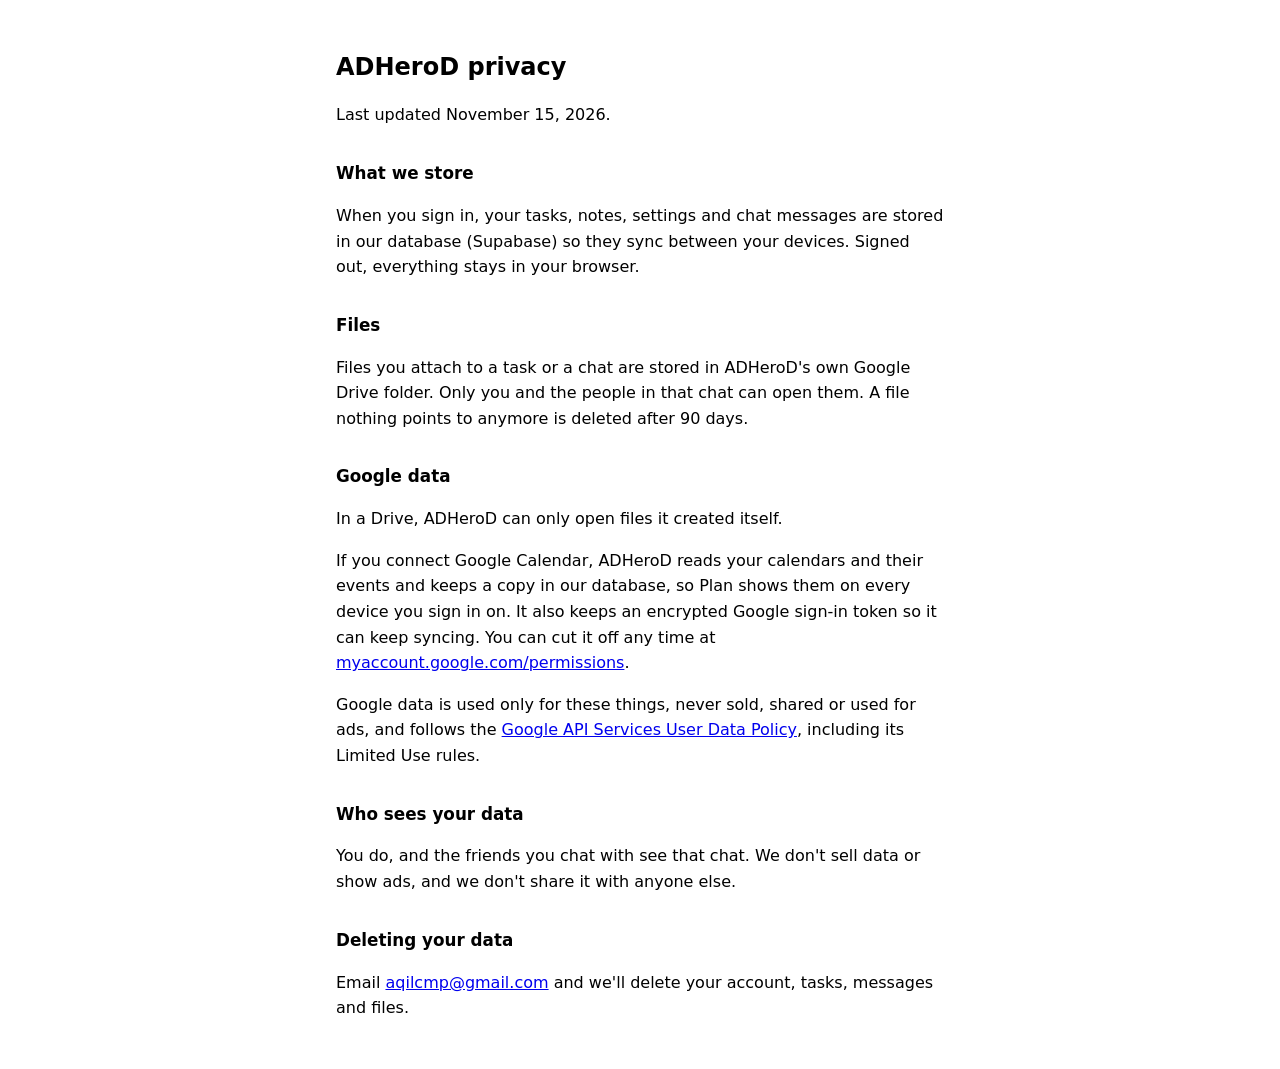
<file: privacy.html>
<!doctype html>
<html lang="en">
<head>
<meta charset="utf-8">
<meta name="viewport" content="width=device-width, initial-scale=1">
<title>ADHeroD privacy</title>
<style>
  :root { color-scheme: light dark; }
  body { font: 16px/1.6 system-ui, sans-serif; max-width: 38rem; margin: 3rem auto; padding: 0 1.25rem; }
  h1 { font-size: 1.5rem; }
  h2 { font-size: 1.05rem; margin-top: 2rem; }
</style>
</head>
<body>
<h1>ADHeroD privacy</h1>
<p>Last updated November 15, 2026.</p>

<h2>What we store</h2>
<p>When you sign in, your tasks, notes, settings and chat messages are stored in our database (Supabase) so they sync between your devices. Signed out, everything stays in your browser.</p>

<h2>Files</h2>
<p>Files you attach to a task or a chat are stored in ADHeroD's own Google Drive folder. Only you and the people in that chat can open them. A file nothing points to anymore is deleted after 90 days.</p>

<h2>Google data</h2>
<p>In a Drive, ADHeroD can only open files it created itself.</p>
<p>If you connect Google Calendar, ADHeroD reads your calendars and their events and keeps a copy in our database, so Plan shows them on every device you sign in on. It also keeps an encrypted Google sign-in token so it can keep syncing. You can cut it off any time at <a href="https://myaccount.google.com/permissions">myaccount.google.com/permissions</a>.</p>
<p>Google data is used only for these things, never sold, shared or used for ads, and follows the <a href="https://developers.google.com/terms/api-services-user-data-policy">Google API Services User Data Policy</a>, including its Limited Use rules.</p>

<h2>Who sees your data</h2>
<p>You do, and the friends you chat with see that chat. We don't sell data or show ads, and we don't share it with anyone else.</p>

<h2>Deleting your data</h2>
<p>Email <a href="mailto:aqilcmp@gmail.com">aqilcmp@gmail.com</a> and we'll delete your account, tasks, messages and files.</p>
</body>
</html>
</file>
<file: styles.css>
/* ---- Things-like: compact, calm, content-first ---- */
@font-face {
  font-family: "Instrument Sans"; font-style: normal; font-weight: 400 700; font-display: swap;
  src: url("./vendor/instrument-sans-latin.woff2") format("woff2");
}
@font-face {
  font-family: "Instrument Sans"; font-style: italic; font-weight: 400 700; font-display: swap;
  src: url("./vendor/instrument-sans-latin-italic.woff2") format("woff2");
}
@font-face {
  font-family: "Boris"; font-style: normal; font-weight: 400 700; font-display: swap;   /* its one weight answers every heading weight: no faked bold */
  src: url("./vendor/boris.woff") format("woff");
}
/* Bottom furniture lives on html so fixed elements can reach it; --foot reserves the dot strip, the only
   thing in the bottom band, so the toast stack never guesses. */
@property --foot { syntax: '<length>'; inherits: true; initial-value: 56px; }   /* registered so JS reads px (_seenH), not calc() text */
html { color-scheme: light dark; -webkit-tap-highlight-color: transparent; --safe-b: env(safe-area-inset-bottom, 0px); --foot: calc(56px + var(--safe-b)); --gear: 30px; --gut: 18px; }   /* --gear: the settings gear's box, which the phone strip centers beside; --gut: a row's left gutter, where its fold chevron hangs */
/* --safe-b: the gesture bar's band (viewport-fit=cover). Never re-set it on html.kb: every element restyles per keyboard move (app.perf). */
* { box-sizing: border-box; scrollbar-width: none; }   /* hide scrollbars app-wide */
*::-webkit-scrollbar { width: 0; height: 0; }
[x-cloak] { display: none !important; }
html, body { margin: 0; height: 100%; overscroll-behavior-x: none; }   /* a horizontal trackpad swipe drives our surface switch, never browser history */
body {
  background: var(--bg-wash), var(--bg-foot), var(--bg); color: var(--ink);   /* fixed top and bottom-nav washes under the shell; they don't scroll with .canvas-track */
  font: 14.5px/1.45 var(--font-ui);
  -webkit-font-smoothing: antialiased; text-rendering: optimizeLegibility;
  padding-inline: env(safe-area-inset-left, 0px) env(safe-area-inset-right, 0px);   /* a landscape notch or side nav bar */
}
button { font: inherit; cursor: pointer; border: none; background: none; }   /* background too: UA grey leaks into any row that forgets to clear it */
input, textarea, select { font: inherit; color: var(--ink); }
h1, h2 { font-family: var(--font-display); }   /* topbar/auth/goal-empty headings; .cl-period overrides back to sans below */
:focus-visible, .cl-wh-n:focus-visible { outline: 2px solid var(--accent); outline-offset: 2px; }   /* keyboard focus ring, app-wide; .cl-wh-n's all:unset would clear it */
kbd { font: inherit; font-size: var(--fs-11); color: var(--muted); background: light-dark(color-mix(in srgb, var(--panel) 70%, transparent), color-mix(in srgb, var(--ink) 6%, transparent)); border: 1px solid var(--edge); border-radius: var(--r-6);
  box-shadow: inset 0 -1px 0 var(--edge), 0 1px 1px light-dark(var(--hair), rgb(0 0 0 / .4)); padding: 1px var(--sp-6); margin: 0 1px; }   /* keycap: the lower lip and drop read as a key, not a box */

/* Eyebrow — every section label's one type rule, first so site rules (layout; the tray's thread line) override it.
   New labels use class="section-label". */
.section-label, .rl-sec, .pop-sub-head, .rem-sug-head, .sec-row, .list-done-head, .lp-sec, .rel-well-h, .cl-side-sec, .nav-pop-label {
  font-size: var(--fs-11); font-weight: 700; letter-spacing: .06em; text-transform: uppercase; color: var(--muted); }

/* ---- Utilities — Tailwind semantics over design.json tokens (gap-N = --sp-N, real px). ----
   Adopt on touch: when editing a rule whose declarations are covered here, move them to markup
   classes and DELETE the bespoke declarations. Never duplicate a utility's body in a new rule. */
.flex { display: flex; }
.inline-flex { display: inline-flex; }
.contents { display: contents; }
.flex-col { display: flex; flex-direction: column; }
.items-center { align-items: center; }
.items-end { align-items: flex-end; }
.justify-center { justify-content: center; }
.justify-between { justify-content: space-between; }
.gap-2 { gap: var(--sp-2); } .gap-4 { gap: var(--sp-4); } .gap-6 { gap: var(--sp-6); } .gap-8 { gap: var(--sp-8); } .gap-10 { gap: var(--sp-10); }
.grow { flex: 1; } .min-w-0 { min-width: 0; } .flex-none { flex: none; } .flex-wrap { flex-wrap: wrap; }
.truncate { overflow: hidden; text-overflow: ellipsis; white-space: nowrap; }
.nowrap { white-space: nowrap; }
.rounded-full { border-radius: 50%; } .rounded-pill { border-radius: var(--r-pill); }
.muted-11 { color: var(--muted); font-size: var(--fs-11); }
.muted-12 { color: var(--muted); font-size: var(--fs-12); }
.overlay { position: absolute; pointer-events: none; }

/* ---- Spatial canvas: the SURFACES spine (config.js — Lists · Plan) in a translated flex track ---- */
#shell { display: flex; flex-direction: column; height: 100dvh; }
.canvas { flex: 1; min-height: 0; overflow: hidden; position: relative; touch-action: pan-y; }
/* ...and every vertical scroller inside it needs its own pan-y: Chrome intersects touch-action only down to the
   scroll target, so .canvas's is ignored once the finger lands on a surface. Blink then claims the sideways
   gesture and fires pointercancel after the first pointermove: the track never follows the finger. */
.app, .cl-month, .soc-list, .msgs { touch-action: pan-y; }   /* .cl-pages is no scroller: touch-action none, below */
.canvas-track { display: flex; height: 100%; will-change: transform; transition: transform var(--slide) var(--ease-drawer); }   /* programmatic moves slide; .dragging below is 1:1 with the finger */
.surface { flex: 0 0 100%; height: 100%; min-width: 0; overflow: hidden; }
/* On [inert] only: leaving holds it drawn through the slide; arriving is instant, or focus into it fails for a frame */
.surface[inert] { transition: content-visibility var(--slide) allow-discrete; }
/* The surface you're not on (inert) skips style/layout/paint — `auto` would still draw it: .canvas's clip doesn't count.
   A swipe draws it from the first move; leaving, it stays drawn through the track's slide. Layout reads still force it. */
.canvas-track:not(.dragging) > .surface[inert] { content-visibility: hidden; }   /* ceiling: the swipe's first move pays the surface's render (6x phone, 240-item month: worst early frame 44 → 48–58ms); revisit if a swipe reads as stuttering */
.surface-lists { display: flex; }
/* ---- Social: chats list beside the thread (desktop); one or the other on a phone ---- */
.social { display: grid; grid-template-columns: 280px minmax(0, 1fr); grid-template-rows: minmax(0, 1fr); gap: var(--sp-24); height: 100%; padding: var(--surface-top) var(--sp-24) var(--foot) var(--surface-top); }
.social h1 { margin: 0 0 var(--sp-20) var(--sp-2); font-size: var(--fs-44); font-weight: 700; letter-spacing: -.6px; }
.soc-head { margin-bottom: var(--sp-20); padding: 0 var(--sp-2); }   /* the title's line: the jot bar's gear sits on it */
.social .soc-head > h1 { margin: 0; }
.soc-list { display: flex; flex-direction: column; gap: var(--sp-2); min-height: 0; overflow-y: auto; }
.chat-row, .soc-invite { display: grid; grid-template-columns: 32px minmax(0, 1fr) auto; gap: var(--sp-2) var(--sp-10); align-items: center; padding: var(--sp-8) var(--sp-10);
  border: 0; border-radius: var(--r-8); background: none; color: inherit; font: inherit; text-align: left; cursor: pointer; }
.chat-row:hover:where(:not(.touch *)), .soc-invite:hover:where(:not(.touch *)) { background: var(--hover); }
.chat-row.sel { background: color-mix(in srgb, var(--accent) 13%, transparent); }   /* the open chat: the open/selected tint (.chk-sel, .open), never the hover fill */
.chat-row.sel:hover:where(:not(.touch *)) { background: color-mix(in srgb, var(--accent) 22%, transparent); }   /* a hover steps up one, as .item.selected's */
:is(.chat-row, .soc-invite, .jb-chat, .mail-row) .av { grid-row: span 2; width: 32px; height: 32px; border-radius: 50%; display: grid; place-items: center; font-size: var(--fs-13); font-weight: 700;
  color: var(--warm-ink); background: color-mix(in srgb, var(--warm) 15%, transparent); }
.chat-row b { font-size: var(--fs-15); font-weight: 600; }
.chat-row.new .av { position: relative; }
.chat-row.new .av::after { content: ''; position: absolute; right: 0; top: 0; width: 6px; height: 6px; border-radius: 50%; background: var(--accent); box-shadow: 0 0 0 2px var(--bg); }   /* unread: the Social dot's look */
.chat-row .when { font-size: var(--fs-11); color: var(--faint); }
.chat-row :is(b, .when) { align-self: baseline; }   /* centered, the 11 px time rides 2 pt above the name's line */
.chat-row .last { grid-column: 2 / -1; font-size: var(--fs-13); color: var(--muted); }
.soc-invite { color: var(--muted); }
.soc-invite .av { background: var(--hover); color: inherit; }
.soc-invite .ico { width: 15px; height: 15px; flex: none; }
.soc-invite b { grid-row: span 2; font-weight: 500; }
.empty.soc-empty { padding-bottom: var(--sp-6); }
.soc-invite.lone { align-self: center; grid-template-columns: 32px auto; }   /* no chats: the empty's one action, centered under its words; no empty time column to pull it left */
.thread { display: flex; flex-direction: column; min-width: 0; min-height: 0; }
.th-head { gap: var(--sp-10); padding: var(--sp-8) 0 var(--sp-12); }
.th-head b { font-size: var(--fs-22); font-weight: 600; }
.th-back { display: none; gap: var(--sp-2); border: 0; background: none; padding: 0; color: var(--muted); font: inherit; font-size: var(--fs-15); cursor: pointer; }
.th-back .ico { width: 20px; height: 20px; flex: none; }
/* column-reverse pins the scroll to the newest message with no JS */
.msgs { flex: 1; min-height: 0; overflow-y: auto; display: flex; flex-direction: column-reverse; }
.msgs-in { display: flex; flex-direction: column; gap: var(--sp-8); padding-bottom: var(--sp-12); container-type: inline-size; }
.msg-row { align-self: flex-start; max-width: 78%; gap: var(--sp-4); }
.msg-line { align-self: center; margin-top: var(--sp-8); font-size: var(--fs-11); color: var(--faint); }
.msg-row.me { align-self: flex-end; }
.msg { min-width: 0; padding: var(--sp-8) var(--sp-12); border-radius: var(--r-lg); background: var(--panel); box-shadow: var(--shadow-sm);
  font-size: var(--fs-15); line-height: 1.5; white-space: pre-wrap; overflow-wrap: anywhere; outline: 0; }
.me .msg { background: color-mix(in srgb, var(--warm) 14%, var(--panel)); box-shadow: none; }
.msg .md {
  :is(p, ul, ol) { margin: 0; }
  > :not(:last-child) { margin-bottom: var(--sp-6); }
  > p:last-child { display: inline; }   /* "edited" stays on its line */
  .md-h { font-weight: 600; color: var(--ink); line-height: 1.3; }
  .md-h1 { font-size: var(--fs-17); } .md-h2 { font-size: var(--fs-16); } .md-h3 { font-size: var(--fs-15); }
  ol { padding-left: var(--sp-20); }
  ul { padding: 0; }
  li.dm-item { display: block; }
  li + li { margin-top: var(--sp-2); }
  ol li::marker { color: var(--muted); }
  strong { font-weight: 600; color: var(--ink); }
  em { font-style: italic; }
  code { font-family: ui-monospace, SFMono-Regular, Menlo, monospace; font-size: .88em; background: var(--hover); border-radius: var(--r-4); padding: 0 var(--sp-2); }
  .md-code > code { background: none; padding: 0; }
  a { color: var(--accent); text-decoration: underline; text-underline-offset: 2px; text-decoration-thickness: 1px; }
  .md-q { position: relative; padding-left: var(--sp-10); color: var(--muted); }
  .md-q::before { content: ''; position: absolute; left: 0; top: 2px; bottom: 2px; width: 2px; border-radius: var(--r-pill); background: var(--faint); }
  table { display: block; max-width: 100%; overflow-x: auto; border-collapse: collapse; font-size: var(--fs-14); }   /* wide: scrolls inside the bubble */
  :is(th, td) { padding: var(--sp-2) var(--sp-12) var(--sp-2) 0; text-align: left; border-bottom: 1px solid var(--hair); vertical-align: top; overflow-wrap: normal; a { overflow-wrap: anywhere; } }
  th { font-weight: 600; color: var(--ink); }
  tr:last-child td { border-bottom: 0; } }
.msg .md:has(> :not(p):last-child) ~ .msg-ed { margin-left: 0; }
.msg.editing { box-shadow: 0 0 0 2px color-mix(in srgb, var(--accent) 45%, transparent); }
.msg-ed { margin-left: var(--sp-6); font-size: var(--fs-11); color: var(--faint); }
/* Own messages' Edit and Delete: shown on hover, or once the bubble (tabindex -1, so a tap) or a button has focus */
.msg-acts { flex: none; opacity: 0; pointer-events: none; transition: opacity .12s var(--ease-out); }
.msg-row:is(:hover, :focus-within) .msg-acts { opacity: 1; pointer-events: auto; }
.msg-acts button, .chat-editing button { display: grid; place-items: center; width: 28px; height: 28px; border: 0; border-radius: var(--r-6); background: none; color: var(--muted); cursor: pointer; }
.msg-acts button:hover:where(:not(.touch *)), .chat-editing button:hover:where(:not(.touch *)) { background: var(--hover); color: var(--ink); }
.msg-acts .ico, .chat-editing .ico, .chat-comp .send .ico { width: 16px; height: 16px; }
.chat-editing { justify-content: space-between; margin-bottom: var(--sp-4); padding-left: var(--sp-10); font-size: var(--fs-13); color: var(--muted); }
.chat-comp { gap: var(--sp-6); padding: var(--sp-8) var(--sp-8) var(--sp-8) var(--sp-10); border: 1px solid var(--edge); border-radius: var(--r); background: var(--panel); }
.chat-input { position: relative; display: flex; flex: 1; min-width: 0; }
.chat-comp textarea { flex: 1; min-width: 0; field-sizing: content; resize: none; border: 0; outline: 0; background: none; color: inherit; font: inherit; font-size: var(--fs-15); line-height: 20px; padding: var(--sp-4); }   /* 28px, the send's: one line shares its center */
.chat-comp .send { flex: none; width: 28px; height: 28px; border: 0; border-radius: var(--r-6); background: var(--act); color: var(--on-act); cursor: pointer; }
.chat-comp .send:disabled { opacity: .45; cursor: default; }
.chat-comp textarea::placeholder { color: transparent; }
:is(.chat-comp, .jb-chat) textarea { max-height: calc((100vh - var(--kb)) * .4); }   /* of what the keyboard leaves */
.chat-placeholder { position: absolute; inset: 0; display: flex; align-items: baseline; gap: var(--sp-8); padding: var(--sp-4); font-size: var(--fs-15); line-height: 20px; color: var(--faint); white-space: nowrap; pointer-events: none; }
.chat-prompt { flex: none; }
.chat-keys { min-width: 0; overflow: hidden; gap: var(--sp-16); font-size: var(--fs-11); opacity: .55; }   /* .palette-foot's hint row, a step under the prompt: opacity dims the standard kbd chip whole (.content-hint's ghost) */
:where(.touch) .chat-keys { display: none; }   /* a touch keyboard's Enter adds a line: a phone on its side, a tablet */
.attach { flex: none; width: 28px; height: 28px; border-radius: var(--r-6); color: var(--muted); cursor: pointer; }
.attach .ico { width: 18px; height: 18px; flex: none; }
.composer-actions .attach { align-self: center; }
/* Files: one chip per file, under a bubble's text, and above the composer while it uploads (the 2px bar is its progress). */
.msg-file { gap: var(--sp-6); max-width: 100%; margin-top: var(--sp-6); padding: var(--sp-4) var(--sp-8); border: 0; border-radius: var(--r-6);
  background: var(--hover); color: var(--ink); font: inherit; font-size: var(--fs-13); text-align: left; cursor: pointer; }
.msg-file .ico { flex: none; width: 14px; height: 14px; color: var(--muted); }
.msg-file .fsz { flex: none; font-size: var(--fs-11); color: var(--muted); }
.chat-pend { flex-wrap: wrap; gap: var(--sp-6); margin-bottom: var(--sp-6); }
.msg-file.pend { max-width: 240px; margin: 0; padding-right: var(--sp-2); cursor: default; }
.msg-file.up { color: var(--muted); background: linear-gradient(var(--accent) 0 0) 0 100% / calc(var(--pct) * 100%) 2px no-repeat, var(--hover);   /* the corners clip it, so no overflow cuts the ✕'s 44 */
  transition: background-size .2s var(--ease-out); }
.msg-file.failed, .msg-file.failed .ico { color: var(--p1); }
.msg-file :is(.retry, .drop) { flex: none; display: grid; place-items: center; height: 22px; padding: 0 var(--sp-4); border: 0; border-radius: var(--r-6);
  background: none; color: inherit; font: inherit; cursor: pointer; }
.msg-file .retry { font-weight: 600; }
.msg-file :is(.retry, .drop):hover:where(:not(.touch *)) { background: var(--hover); }
@media (max-width: 640px) {
  .social { grid-template-columns: minmax(0, 1fr); padding: var(--sp-16) var(--sp-12) 0; }
  .soc-list { padding-bottom: var(--list-end); }   /* scrolls under the nav */
  .msg-row { max-width: none; } .msg { max-width: 78cqw; }   /* the bubble, not its row: my row also holds Edit and Delete */
  .social > * { grid-area: 1 / 1; }   /* stacked: a swipe back slides the thread off the chats */
  /* an open thread is the whole screen: no switcher; ‹ Chats, Back and a swipe right lead back */
  .social.in-thread { padding-bottom: var(--sp-12); }
  .canvas.in-thread > :is(.canvas-dots, .settings-gear) { display: none; }
  .soc-head { margin-top: var(--sp-16); }   /* Lists' phone title: .app's top padding + .topbar's margin */
  .social.in-thread:not(.back) .soc-list, .social:not(.in-thread) .thread { display: none; }
  .social .thread { margin: calc(-1 * var(--sp-16)) calc(-1 * var(--sp-12)) calc(-1 * var(--sp-12)); padding: var(--sp-16) var(--sp-12) calc(var(--sp-12) + max(var(--kb), var(--safe-b))); }   /* full bleed, so it slides as a page; its field rides the keyboard, else clears the gesture bar (the keyboard covers it) */
  .social.back .thread { background: var(--bg-wash), var(--bg); box-shadow: var(--shadow-sm); }
  .th-back { display: flex; }
  .chat-keys { display: none; }
}
.canvas-track.dragging { transition: none; }
/* A key cuts what a click or swipe animates. --slide also times the leaving surface's content-visibility hold.
   Not inherited: an inherited one restyles every element under the track on the first key (60K with a huge description). */
@property --slide { syntax: '<time>'; inherits: false; initial-value: .42s; }
.kbd :is(.canvas-track, .surface, .jb-el, .jb-field) { --slide: 0s; }
.kbd :is(.overview, .ov-grid, .sel-anim, .lc-anim) { transition: none; }
.swiping, .swiping * { user-select: none; -webkit-user-select: none; }   /* no text selection / flicker mid horizontal swipe */
/* The strip floats over scrolling content and --muted/--faint carry alpha in dark themes, so the calendar's last row
   would read through the labels. --nav-ink/--nav-pip are those tones pre-composited onto the page. */
.canvas-dots { position: absolute; left: 50%; transform: translateX(-50%); bottom: calc(4px + var(--safe-b)); z-index: 5; display: flex; gap: var(--sp-16); justify-content: center; align-items: center; padding: var(--sp-10);
  --nav-ink: color-mix(in oklab, var(--ink) 58%, var(--bg)); --nav-pip: color-mix(in oklab, var(--ink) 38%, var(--bg)); }
/* A per-control wash: .calendar::after's vertical ramp, clipped sideways by a mask so scrolled content stays clean
   between controls. On the control itself, so it tracks its width. Each `bottom` cancels its control's lift to
   reach the screen edge; insets are mask-fade room. */
.canvas-dots::before, .settings-gear::before { content: ''; position: absolute; z-index: -1; pointer-events: none; height: 50px;
  background: linear-gradient(to bottom, transparent, var(--bg) 80%);
  mask-image: linear-gradient(to right, transparent, #000 30%, #000 70%, transparent); }
.canvas-dots::before { left: -70px; right: -70px; bottom: -4px; }
.settings-gear::before { left: -60px; right: -60px; bottom: -10px; }
/* The calendar needs the full-width dissolve: both scrollers run under the nav strip on a --foot padding-bottom
   and rely on this wash to fade the last hours out (ui-conventions "reserve the bottom nav"). */
.calendar::after { content: ''; position: absolute; bottom: 0; left: 0; right: 0; height: 72px; z-index: 6; background: linear-gradient(to bottom, transparent, var(--bg)); pointer-events: none; }
.cd { background: none; border: 0; cursor: pointer; display: flex; align-items: center; gap: var(--sp-6); font-size: var(--fs-11); font-weight: 600; color: var(--nav-ink); }
.cd-cur { color: var(--accent); }
.cd-ico { width: 16px; height: 16px; flex: none; color: var(--nav-pip); }   /* the icon is the dot: it dims to pip weight when the label drops away */
.cd-cur .cd-ico, .cd-near .cd-ico { color: inherit; }
.cd-far .cd-lab { display: none; }
.cd-new { position: relative; }
.cd-new::before { content: ''; position: absolute; left: 18px; top: calc(50% - 10px); width: 6px; height: 6px; border-radius: 50%; background: var(--accent); box-shadow: 0 0 0 2px var(--bg); }   /* on the icon's corner past the button's 6 px UA padding; the gear's .st dot */
/* Plan's views fold into its dot on a phone: one navigator, and the grid keeps its bottom band for the nav and
   toasts. The desktop .cl-switcher's pill-and-raised-letter idiom at strip scale. The ::after slop buys a 40px
   touch target without inflating the 24px control, which sits beside the app's most important taps. */
.cd-plan { display: flex; align-items: center; gap: var(--sp-6); }
.cd-seg { display: inline-flex; padding: 2px; border-radius: var(--r-pill); touch-action: manipulation;
  background: color-mix(in srgb, var(--ink) 6%, transparent); box-shadow: inset 0 1px 2px color-mix(in srgb, var(--ink) 8%, transparent); }
.cd-segb { position: relative; width: 28px; height: 22px; border: 0; border-radius: var(--r-pill); background: none;
  color: var(--muted); font-size: var(--fs-11); font-weight: 700; cursor: pointer; transition: color .14s var(--ease-out), background .14s var(--ease-out); }
.cd-segb::after { content: ''; position: absolute; inset: -9px -2px; }
.cd-segb.on { background: var(--panel); box-shadow: var(--shadow-sm); color: var(--warm-ink); }
/* Plan's actions after the views: a 28×22 face on a 36×44 hit, pitched 36 so no hits overlap and every dot
   fits a 320px phone. */
.cd-act { position: relative; display: flex; align-items: center; justify-content: center; width: 28px; height: 22px; margin-left: var(--sp-2);
  border: 0; border-radius: var(--r-pill); background: none; color: var(--nav-ink); font-size: var(--fs-17); line-height: 1; cursor: pointer; touch-action: manipulation; user-select: none; }
.cd-act::after { content: ''; position: absolute; inset: -11px -4px; }
.cd-act .cd-ico { color: inherit; }
.cd-act.on { background: var(--hover); color: var(--ink); }   /* a toggled panel is state, not "now" (as .cl-tray-btn.on) */
.cd-today { background: color-mix(in srgb, var(--accent) 13%, transparent); color: var(--accent); font-size: var(--fs-11); font-weight: 700; }   /* .cd-segb face in .cl-today's colors (Android NavToday) */
.no-today .cd-today { visibility: hidden; }   /* keeps its slot: toggling it never re-centers the strip; a class, so a day turn doesn't rewrite the strip's html */

/* ---- Overview deck: zoom-out grid of one skeleton per surface (real titles filled in) ---- */
.overview { position: fixed; inset: 0; z-index: 60; display: flex; flex-direction: column; align-items: center; justify-content: center; gap: var(--sp-16); padding: var(--sp-24); background: color-mix(in srgb, var(--bg) 86%, transparent); backdrop-filter: blur(6px); opacity: 1; transition: opacity .2s var(--ease-out); }
@starting-style { .overview { opacity: 0; } }
.ov-grid { display: flex; flex-wrap: wrap; gap: var(--sp-16); justify-content: center; align-items: center; max-width: 880px; transform: scale(1); transition: transform .26s var(--ease-out); }
@starting-style { .ov-grid { transform: scale(.96); } }
.ov-card { width: 200px; height: 150px; display: flex; flex-direction: column; gap: var(--sp-8); padding: var(--sp-12); text-align: left; background: var(--panel); border: 1.5px solid transparent; border-radius: var(--r); box-shadow: var(--shadow-sm); cursor: pointer; transition: border-color .15s ease, transform .15s var(--ease-out), box-shadow .15s ease; }
@media (any-hover: hover) and (any-pointer: fine) { .ov-card:hover:where(:not(.touch *)) { transform: translateY(-2px); box-shadow: var(--shadow); } }
.ov-card.sel { border-color: var(--accent); box-shadow: var(--shadow); }
.ov-head { display: flex; align-items: center; gap: var(--sp-6); font-weight: 600; font-size: var(--fs-13); color: var(--ink); }
.ov-head .pick-ico { color: var(--muted); }
/* Lists roller: center-focused project picker, left of the deck in its own flex column, so its fixed-size cards fit. */
#ov-stage { display: flex; align-items: center; gap: clamp(var(--sp-12), 3vw, 40px); }
.ov-roller { flex: none; width: 320px; height: min(78vh, 620px); display: flex; flex-direction: column; }
.roller { flex: 1; min-height: 0; position: relative; overflow-y: auto; scroll-behavior: smooth; display: flex; flex-direction: column; gap: var(--sp-6); padding: 48px var(--sp-8);   /* big top/bottom padding: first/last items scroll clear of the fade */
  -webkit-mask-image: linear-gradient(180deg, transparent, #000 8%, #000 92%, transparent); mask-image: linear-gradient(180deg, transparent, #000 8%, #000 92%, transparent); }
.rl-row { width: 100%; }
.rl-sec { padding: var(--sp-10) var(--sp-12) var(--sp-2); display: flex; align-items: center; gap: var(--sp-6); }
/* the section's add affordance: quiet until the rail is hovered; sized to the ⋯ so trailing controls align. */
.rl-add { background: none; border: 0; color: var(--muted); cursor: pointer; margin-left: auto; padding: 0 var(--sp-4);
  font-size: var(--fs-17); line-height: 1; opacity: .5; transition: opacity .12s var(--ease-out), color .12s var(--ease-out); }
.rl-add:hover:where(:not(.touch *)) { opacity: 1; color: var(--ink); }
.rl-wrap { position: relative; width: 100%; }
.rl-box { width: 100%; display: flex; align-items: center; gap: var(--sp-10); padding: var(--sp-8) var(--sp-12);   /* 3px tighter than the 12/16 default */
  background: var(--bg); border: 1px solid var(--edge); border-radius: var(--r); box-shadow: var(--shadow-sm); cursor: pointer;
  transition: background-color .18s var(--ease-out), border-color .18s var(--ease-out), box-shadow .18s var(--ease-out); }
/* focus keeps the default box, recolored to the item's OWN color (filter/project/area) — accent when it has none */
.rl-wrap.rl-focus .rl-box { border-color: var(--rlc, var(--accent)); background: color-mix(in srgb, var(--rlc, var(--accent)) 9%, var(--bg)); box-shadow: var(--shadow); }
.rl-ic { width: 28px; height: 28px; flex: none; display: flex; align-items: center; justify-content: center; color: var(--muted); }   /* an uncolored glyph (Backlog, a filter) is muted like an uncolored project ring, never the text's ink */
.rl-ic .ico { width: 18px; height: 18px; flex: none; }
/* A project's mark in every slot: done share (--p 0–1) as an arc on its track, in --pc, no fill inside.
   Tints are transparent: any background. */
.pring { display: inline-block; width: 15px; height: 15px; flex: none; border-radius: 50%;
  background: conic-gradient(var(--pc) calc(var(--p) * 360deg), color-mix(in srgb, var(--pc) 40%, transparent) 0);
  mask: radial-gradient(farthest-side, transparent calc(74% - .5px), #000 74%); }
.rl-ic.pring { width: 20px; height: 20px; margin: var(--sp-4); }   /* the 28px glyph box, ring at the 18px glyphs' ink */
.rl-nm { flex: 1; font-size: var(--fs-15); font-weight: 600; white-space: nowrap; overflow: hidden; text-overflow: ellipsis; }
.rl-wrap.rl-focus .rl-nm { color: color-mix(in srgb, var(--rlc, var(--accent)) 35%, var(--ink)); font-weight: 700; }
.rl-cnt { font-size: var(--fs-13); color: var(--muted); font-variant-numeric: tabular-nums; }
.rl-more { background: none; border: 0; color: var(--muted); cursor: pointer; font-weight: 700; letter-spacing: 1px; opacity: .5; padding: 0 var(--sp-2); font-size: var(--fs-15); }
.rl-more:hover:where(:not(.touch *)) { opacity: 1; }
/* Overview's Archived row and the projects it opens: the box family, quieter (retired work); the chevron sits in the ⋯'s column */
.rl-arch-row .rl-nm, .rl-arch .rl-nm { color: var(--muted); }
.rl-chev { width: 16px; height: 16px; padding: 0 var(--sp-2); box-sizing: content-box; flex: none; color: var(--muted); opacity: .5;   /* the ⋯'s footprint and rest, so the count lines up with Backlog's */
  rotate: -90deg; transition: rotate .18s var(--ease-out), opacity .12s var(--ease-out); }
.rl-chev.open { rotate: 0deg; }
.rl-box:hover:where(:not(.touch *)) .rl-chev { opacity: 1; }
/* the two arrows stack inside the ⋯'s line height, so they widen no row: a chevron each way, the up one flipped.
   Same resting .5 as the ⋯: reordering has no other entry point on this rail, so it must stay visible. */
.rl-mv { display: flex; flex-direction: column; flex: none; opacity: .5; transition: opacity .12s var(--ease-out); }
.rl-box:hover:where(:not(.touch *)) .rl-mv, .rl-mv:focus-within { opacity: 1; }
.rl-mvb { background: none; border: 0; padding: 0; height: 9px; color: var(--faint); cursor: pointer; display: flex; }
.rl-mvb:hover:where(:not(.touch *)) { color: var(--ink); }
.rl-mvb .ico { width: 11px; height: 11px; flex: none; margin-top: -1px; }
.rl-mvb:first-child .ico { transform: rotate(180deg); margin: -1px 0 0; }
.nav-pop.rl-pop { position: fixed; }                      /* two classes → beats the later `.nav-pop{position:absolute}`; fixed = escapes the roller's overflow clip via navPopXY */
.nav-pop-sep { border-top: 1px solid var(--hair); margin: var(--sp-2) 0; }
.rl-icon-none { width: 13px; height: 13px; flex: none; border: 1.5px solid var(--edge); border-radius: var(--r-4); }   /* no icon: an empty square, as the color row's None is an outlined swatch */
/* Color swatch row — 7-column grid (no-color/default + 13 colors = two even rows) */
.swatch-row { display: grid; grid-template-columns: repeat(7, 1fr); gap: var(--sp-6); padding: var(--sp-4) var(--sp-8) var(--sp-6); place-items: center; }
.swatch {
  width: 18px; height: 18px; border-radius: 50%; border: 2px solid transparent; cursor: pointer; flex: none;
  &:hover:where(:not(.touch *)) { opacity: .8; }
  &.sel { border-color: var(--ink); }
  /* "no color" option — outlined with a diagonal slash, not a gray fill */
  &.none { border-color: var(--edge);
    background: linear-gradient(to top right, transparent 46%, var(--muted) 46%, var(--muted) 54%, transparent 54%); }
}
/* Area icon picker — 7-column grid */
.icon-pick-row { display: grid; grid-template-columns: repeat(7, 1fr); gap: var(--sp-4); place-items: center; padding: var(--sp-4) var(--sp-8) var(--sp-6); }
.icon-pick-btn {   /* ceiling: own button, not an .icon-btn size variant; tweak-10 decides that variant */
  width: 20px; height: 20px; display: inline-flex; align-items: center; justify-content: center;
  border: 1.5px solid transparent; border-radius: var(--r-6); background: none; cursor: pointer; color: var(--ink);
  &:hover:where(:not(.touch *)) { background: var(--hover); }
  &.sel { border-color: var(--accent); background: color-mix(in srgb, var(--accent) 13%, transparent); }
}
.icon-pick-btn .ico { width: 15px; height: 15px; flex: none; }
/* Delete confirm popover */
.nav-pop-label { padding: var(--sp-4) var(--sp-8) var(--sp-2); }
/* Shared dialog bits (used by the delete-project modal and any custom-content dialog). */
.dialog-sub { font-size: var(--fs-13); color: var(--muted); margin: var(--sp-6) 0 var(--sp-12); }
/* the dialog's project picker: the composer's # list, set in the dialog's flow */
.pick-list { display: flex; flex-direction: column; padding: var(--sp-4); margin-bottom: var(--sp-12); border: 1px solid var(--hair); border-radius: var(--r-8);
  > div { max-height: 220px; overflow-y: auto; } }

/* ---- App content (right pane) ---- */
/* full-width padding (not max-width+margin) so margin-area wheel events scroll natively, not via JS */
:root { --surface-top: 64px; }   /* where a surface's title starts (Lists, Social) */
.app { flex: 1; min-width: 0; padding: var(--surface-top) max(var(--sp-24), calc((100% - var(--list-w)) / 2)) 120px; height: 100%; overflow-y: auto; overflow-x: hidden; }
/* a composer's close holds room under the list (app.js _closeRange): as padding, a card taller than the view grew the scroller's
   box; not inherited, or setting it restyles every row */
@property --held { syntax: '<length>'; inherits: false; initial-value: 0px; }
.app::after { content: ''; display: block; --held: inherit; height: var(--held); }
/* The sheet (touch only; desktop draws the list on the canvas): the list column on a work sheet over the canvas, a box
   the list scrolls inside, as Mac's panel is: top corners --r-lg, 28px down, to the window bottom. .app stays the
   full-width scroller (margin-area wheels scroll natively), so the sheet is its unscrolled background and the sticky ::before repaints the canvas over
   rows passing under the sheet's top edge and corners. Never `local` layers: they re-raster the list on every height change. */
:where(.touch) .app { --sheet-w: min(var(--list-w) + 2 * var(--sp-24), 100% + 2 * var(--sp-24)); --sheet-y: 28px; --canvas: transparent;   /* 100%: the content box, so a classic scrollbar never shifts the sheet off the rows */
  background: linear-gradient(var(--sheet), var(--sheet)) center calc(var(--sheet-y) - var(--surface-top)) / var(--sheet-w) 100vh no-repeat content-box border-box var(--canvas);
  &::before { content: ""; display: block; position: sticky; top: calc(-1 * var(--surface-top)); pointer-events: none;   /* a sticky inset counts inside the scroller padding */
    z-index: 6;   /* over a row's check (1) and a sorting row (5), under the composer (7) whose pops it would cover */
    width: var(--sheet-w); height: calc(var(--sheet-y) + var(--r-lg)); margin: calc(-1 * var(--surface-top)) 0 calc(var(--surface-top) - var(--sheet-y) - var(--r-lg)) calc(50% - var(--sheet-w) / 2);
    /* the body's wash, placed as the viewport paints it: the list's .app spans the viewport and centers the cap (not
       `fixed`: .canvas-track's will-change makes it scroll). ceiling: drifts while a swipe moves the surface, as .peek-panel's. */
    background: var(--bg-wash) 50% 0 / 100vw 100vh no-repeat, var(--bg);
    mask: linear-gradient(#000, #000) 0 0 / 100% var(--sheet-y) no-repeat,
      radial-gradient(circle at 100% 100%, transparent calc(var(--r-lg) - .5px), #000 var(--r-lg)) 0 100% / var(--r-lg) var(--r-lg) no-repeat,
      radial-gradient(circle at 0 100%, transparent calc(var(--r-lg) - .5px), #000 var(--r-lg)) 100% 100% / var(--r-lg) var(--r-lg) no-repeat; } }
:where(.touch) .app.tinted { --canvas: color-mix(in srgb, var(--list-tint) 5%, var(--bg)); &::before { background: var(--canvas); } }   /* a colored list's tint replaces the wash */
@media (max-width: 640px) { :where(.touch) .app { background: var(--sheet); &::before { display: none; } }   /* phone: full bleed */
  :where(.touch) .app.tinted { background: color-mix(in srgb, var(--list-tint) 5%, var(--sheet)); } }
:where(html:not(.touch)) .app.tinted { background: color-mix(in srgb, var(--list-tint) 5%, var(--bg)); }   /* desktop: a colored list washes the page */
:where(.touch) .topbar-title { display: flex; align-items: center; gap: var(--sp-12); }
.title-glyph { font-size: calc(var(--fs-44) * .78); color: var(--accent);
  .ico { width: 1em; height: 1em; } .pring { width: .95em; height: .95em; } }   /* a project's pie at .74 of the title */
.title-glyph:empty, html:not(.touch) .title-glyph { display: none; }   /* desktop's title is the name alone */
/* Today's plan atop All (touch): Things' events box with Apple Calendar's blocks; a tablet three to a row */
html:not(.touch) .plan-box { display: none; }
.plan-box { display: grid; gap: var(--sp-4); margin: 0 0 var(--sp-10); padding: var(--sp-8); border-radius: var(--r-12); background: color-mix(in srgb, var(--faint) 8%, transparent); }
.plan-box:empty { display: none; }
@media (min-width: 641px) { .plan-box { grid-template-columns: repeat(3, minmax(0, 1fr)); } }
@media (max-width: 640px) { .pbt { min-width: 4.6em; } }   /* one column: the names line up */
.pb { position: relative; display: flex; align-items: center; gap: var(--sp-10); min-width: 0; padding: var(--sp-5) var(--sp-10) var(--sp-5) var(--sp-16); border-radius: var(--r-4); font-size: var(--fs-13);   /* concentric in the box: --r-12 less its 8px inset */
  background: color-mix(in srgb, var(--tc) 14%, transparent); color: color-mix(in oklab, var(--tc) 55%, var(--ink));
  &::before { content: ""; position: absolute; left: var(--sp-5); top: var(--sp-5); bottom: var(--sp-5); width: 3.5px; border-radius: var(--r-pill); background: var(--tc); } }
.pb.pt { background: none; color: var(--ink); padding-left: var(--sp-6); gap: var(--sp-8); &::before { display: none; } }
.pb-ring { width: calc(var(--fs-13) + 1px); height: calc(var(--fs-13) + 1px); flex: none; box-shadow: inset 0 0 0 1.5px var(--pc); border-radius: 50%; }   /* a border rounds 1.5px down to 1px */
.pbt { flex: none; font-weight: 600; font-variant-numeric: tabular-nums; }
.pbn { min-width: 0; overflow: hidden; text-overflow: ellipsis; white-space: nowrap; color: var(--ink); }
.pbc { width: 1.05em; height: 1.05em; flex: none; margin-left: auto; color: var(--tc); }
.topbar {
  align-items: flex-start;
  h1 { margin: 0; font-size: var(--fs-44); font-weight: 700; letter-spacing: -.6px; }
  .date { margin: var(--sp-4) 0 0; color: var(--muted); font-size: var(--fs-13); }
}
.empty { color: var(--muted); text-align: center; padding: 56px 0; font-size: var(--fs-14); }
.empty-sun { width: 64px; height: 37px; margin-bottom: var(--sp-10); overflow: visible; fill: none; stroke: var(--warm); stroke-width: 2.25; stroke-linecap: round;
  & .ray { transform-box: fill-box; transform-origin: center; } }
.empty-sun ~ .empty-t { font-size: var(--fs-15); }
.empty .ghost { margin-top: var(--sp-4); }
.empty-t { margin: 0; }
.soc-out .ghost { background: none; font-weight: 500; &:hover:where(:not(.touch *)) { background: var(--hover); } }   /* a text action, as first open's Add task: no plate at rest */
.empty.greet { padding-bottom: 0; }
/* The empty list's Add task row, drawn as the .ghost button under the greeting's words */
.add-task-btn.greet { width: fit-content; margin: var(--sp-10) auto 0;   /* nothing sits below it: an empty list */
  > .ghost-check { display: none; } > .ghost-title { font: inherit; color: inherit; } }
/* All clear arriving (_clearIn): the sun rises, its rays light in turn, the words follow */
.empty.arrive { & .arc { animation: clear-arc var(--motion-daily) var(--ease-spring) both; }
  & .ray { animation: clear-ray var(--motion-daily) var(--ease-out) calc(100ms + sibling-index() * 40ms) both; }
  & .empty-sun ~ :is(.empty-t, .ghost) { animation: clear-t var(--motion-daily) var(--ease-out) 220ms both; } }
@keyframes clear-arc { from { translate: 0 10px; opacity: 0; } }
@keyframes clear-ray { from { scale: .3; opacity: 0; } }
@keyframes clear-t { from { translate: 0 6px; opacity: 0; } }

/* ---- Tasks: rows separated by space + hover tint, not lines (Things style) ---- */
.list { list-style: none; margin: 0 -10px 0 -18px; padding: 0; }   /* left bleed = row's 18px padding so the check column lines up with the title/date above */
.rows { display: contents; }   /* innerHTML container for the row string — must not create a box (its <li>s are the flex items) */
/* The windowed list's two spacers: they stand in for the rows above/below the render window, so the scrollbar
   measures the whole list. flex:none — a flex column would otherwise shrink them and the scroll would drift. */
.win-pad { flex: none; pointer-events: none; }
.item {
  position: relative; scroll-margin: 72px 0;   /* a revealed row lands with air above/below (scroll-on-save) */
  --row-pt: var(--sp-8);   /* the check sits on it — so does the absolutely placed .row-chev, level on every row and pointer */
  align-items: flex-start; padding: var(--row-pt) var(--sp-10); border-radius: var(--r-8);
  /* the checklist supplies its own bottom spacing, so don't double it up */
  &:has(.chk-list) { padding-bottom: 0; }
  cursor: pointer; transition: background-color .12s ease;
  /* indent guides: 2px vertical line per depth level (matches checklist connector) */
  background-image: repeating-linear-gradient(to right, transparent 0 9px, color-mix(in srgb, var(--faint) 55%, transparent) 9px 11px, transparent 11px 22px);
  background-repeat: no-repeat; background-position: calc(var(--gut) - 1px) 0; background-size: calc(var(--d, 0) * 22px) 100%;
  &:hover:where(:not(.touch *)):not(:has(a:hover, code:hover, .md-code:hover, .chk-rect:hover, .chk-rect:not(.plain) + .chk-txt:hover, .chk-more:hover, .row-rel:hover)) { background-color: var(--row-hov, var(--hover)); }   /* lit where a click opens the composer: not where it ticks an item (box/text — app.js listOver mirrors) */
  .body { position: relative; }
  .title { display: block; width: 100%; font-size: var(--fs-15); line-height: 18px; cursor: pointer; }
  &.done .title { color: var(--muted); text-decoration: line-through; }
  &.done .row-step .chk-txt { color: var(--muted); }   /* a done Steps row's last step: quiet, never struck like a checklist item */
}
/* Importance encoded in the checkbox color, Todoist-style (--pc set per task from importance) */
.item:has(code:hover, .md-code:hover) { -webkit-user-drag: none; }   /* code selection wins over the row's HTML drag */
/* touch: a hairline parts each row from the one above, check to row end; none above a first row or under a head */
:where(.touch) .rows > .item + .item::before { content: ""; position: absolute; top: 0; left: calc(var(--gut) + var(--d, 0) * 22px); right: 0; height: 1px; background: var(--hair); pointer-events: none; }
.check {   /* shape is identity: rounding/flex stay here so every instance (html + JS builders) agrees */
  /* inline-flex: an 18px box in any context; display:inline would ignore width/height */
  position: relative; display: inline-flex; align-items: center; justify-content: center; width: 18px; height: 18px; border: 2.25px solid var(--pc, var(--faint)); border-radius: 50%; flex: none;
  background: transparent; transition: background-color .12s ease;
  &:hover:where(:not(.touch *)) { background: color-mix(in srgb, var(--pc) 15%, transparent); }
  &.done { background: var(--pc); border-color: var(--pc); --ck: 13.2px; --ck-y: 1px; }
}
.item > .check::before { content: ""; position: absolute; inset: -5px -8px -5px -2px; }   /* a 24px click target (WCAG 2.5.8), 6px into the gap, never onto the fold chevron left of it. Insets count from inside the border, which Chrome floors to 2px at DPR 1-3 */
/* One tick for every checkbox: round caps on both free ends, a mitered elbow. A bordered-L can't (border-radius
   rounds the corner, not the cap), so the tick is the outline of the stroked path M4.43 11.51 10.53 17.01 19.56 6.98
   (24-unit box, width 4.15) as a clip-path filled with the box's ink. Not an SVG mask: that paints an image plus
   an effect node per done box (60–120ms of paint per 4× CPU fling). --ck sizes the square it's centered in; the
   path fills ~77% of it. Optical nudges use --ck-x/--ck-y (translate), never left/top: the auto margins center it. */
.check.done::after, .chk-rect.done::after, .cl-chip-check.done::after, .cl-evt-check.done::after {
  content: ""; position: absolute; inset: 0; margin: auto; width: var(--ck); height: var(--ck);
  background: var(--on-accent); pointer-events: none; translate: var(--ck-x, 0) var(--ck-y, 0);
  clip-path: shape(from 12.669% 54.379%, line to 44.511% 83.090%, line to 87.925% 34.868%, arc to 75.075% 23.299% of 8.646% ccw,
    line to 43.239% 58.660%, line to 24.248% 41.537%, arc to 12.669% 54.379% of 8.646% ccw, close);
}
/* Waiting on an incomplete blocker: the check is a lock in the task's ink, no ring, the row dimmed; the blocker chip's
   stop icon is red (.row-rel below). A click opens the blocked dialog, which can complete it; hover lifts the shackle.
   Pending keeps its border: the spinner is drawn by it. */
.check.blocked:not(.pending) { border-width: 0; background: none; }
.item.waiting .title, .item.waiting .m, .item.waiting .badge, .item.waiting .chk-list { opacity: .62; }
.check .lock-ico { position: absolute; inset: 0; width: 100%; height: 100%; overflow: visible; color: var(--pc, var(--muted)); pointer-events: none; transition: scale .16s var(--ease-out); }   /* visible: the lifted shackle rises past the viewBox */
#i-lock .lk-shk { translate: 0 var(--lk-lift, 0px); transition: translate .18s var(--ease-out); }   /* user units: the lift scales with the glyph */
#i-lock .lk-leg { transform-box: view-box; transform-origin: 0 8px; scale: 1 var(--lk-leg, 0); transition: scale .18s var(--ease-out); }   /* fills the lifted gap so the left leg stays seated: an overlap would double a translucent ink */
@media (any-hover: hover) and (any-pointer: fine) { .check.blocked:hover:where(:not(.touch *)) { --lk-lift: -2.667px; --lk-leg: 1; --lk-op: .45; } }
.check.blocked:active .lock-ico { scale: .92; }
@media (prefers-reduced-motion: reduce) { #i-lock .lk-shk { translate: none; opacity: var(--lk-op, 1); transition: opacity .18s var(--ease-out); } #i-lock .lk-leg { scale: 1 0; } .check.blocked:active .lock-ico { scale: none; } }   /* the shackle fades instead of lifting */
/* Paused recurrence: themed border + pause icon instead of checkmark. */
.check.paused { border-color: var(--gold); }
.check.paused .pause-ico { position: absolute; inset: 0; margin: auto; width: 8px; height: 8px; color: var(--gold); fill: currentColor; stroke: none; pointer-events: none; }
.check.prog { background: conic-gradient(var(--pc) calc(var(--p, 0) * 1%), transparent 0); border-color: var(--pc);
  &:hover:where(:not(.touch *)) { background: conic-gradient(var(--pc) calc(var(--p, 0) * 1%), color-mix(in srgb, var(--pc) 15%, transparent) 0); } }
/* Archived (can't be completed anymore): inert archive glyph instead of the circle/checkmark; no fill, no hover. */
.check.archived, .cl-chip-check.archived, .cl-evt-check.archived { border-color: color-mix(in srgb, var(--muted) 45%, transparent); background: transparent; cursor: default; }
.check.archived:hover:where(:not(.touch *)), .cl-chip-check.archived:hover:where(:not(.touch *)), .cl-evt-check.archived:hover:where(:not(.touch *)) { background: transparent; }
/* archived = a dash-in-circle "set aside" mark, unlike the done tick; --dash scales it down on calendar chips. */
.check.archived::after, .cl-chip-check.archived::after, .cl-evt-check.archived::after { content: ''; position: absolute; inset: 0; margin: auto; width: var(--dash, 8px); height: 2px; border-radius: 1px; background: var(--muted); opacity: .7; pointer-events: none; }
.cl-chip-check.archived, .cl-evt-check.archived { --dash: 5px; }
/* Archived rows read muted like done, without strike-through: set aside, not finished. */
.item.archived .title { color: var(--muted); }
.item.archived .badge, .item.archived .m { color: var(--faint); }
/* Filter view: an ancestor pulled in only to place a matched subtask. A signpost, not a result: dimmed, its check
   hidden (kept in flow so the tree stays aligned) so it can't be ticked by accident. */
.item.ctx { opacity: .62; }
.item.ctx .check { visibility: hidden; }
/* Just-saved row: a brief warm wash marks which row took the edit. Applied by _flashSaved, removed on animationend.
   Color-only, so reduced-motion-safe; background-color only, so the indent-guide image underneath is untouched. */
@keyframes savedFlash { from { background-color: color-mix(in srgb, var(--accent) 22%, transparent); } to { background-color: transparent; } }
.item.just-saved { animation: savedFlash 480ms var(--ease-out); }
/* "Action pending": the check becomes a spinner while a slow (≥150ms) store write is in flight (_withPending); the
   done tick / lock / pause glyphs hide. It overrides every other check state; `background:none !important` kills
   the .prog pie so the rotation doesn't spin a filled gradient (beats .prog:hover too). */
.check.pending { background: none !important; border-color: color-mix(in srgb, var(--pc) 25%, transparent); border-top-color: var(--pc); animation: checkSpin .6s linear infinite; }
.check.pending::after, .check.pending .lock-ico, .check.pending .pause-ico { display: none !important; }
@keyframes checkSpin { to { transform: rotate(360deg); } }
/* Completion reward (_celebrate; docs/ui/task-list.md §Completion reward): the tick springs in, a leaving row exits up.
   Full adds a warm ring and, on a roll, an ember burst (emberBurst). Each mark runs ~800ms, through the linger + exit.
   Transform/opacity only: reduced motion keeps the fades, and _glideRows measures rows with the marks on. */
:is(.item, .head-cele).cele .check.done::after { animation: cele-tick 800ms var(--ease-pop) both; }
:is(.item, .head-cele).cele.full .check::before { content: ""; position: absolute; inset: -2.25px; border-radius: 50%; border: 2px solid var(--warm); opacity: .55; pointer-events: none;
  animation: cele-pulse 800ms var(--ease-pop) both, cele-fade 800ms var(--ease-in-out) both; }   /* bright while it springs out, then fades */
.item.leave, .head-cele.leave { animation: cele-out 200ms var(--ease-out) both; }
/* the page title's (_celeHead): after the name's last line, centered on it, the row's check at the title's scale */
.topbar-title { position: relative; }
.head-cele { position: absolute; display: flex; align-items: center; padding-left: var(--sp-20); pointer-events: none; .check { zoom: 1.5; } }
.check .ember { position: absolute; left: 50%; top: 50%; pointer-events: none; }
.check .ember i { position: absolute; width: var(--s); height: var(--s); margin: calc(var(--s) / -2); border-radius: 50%; background: var(--ember-hot);
  animation: cele-ember var(--t) var(--ease-pop) both, cele-fade calc(var(--t) * .35) var(--ease-in-out) var(--f) both; }
/* shades of the theme's ember (its accent, except Hearth's fire under its char), so every theme bursts in its own color: paler, deeper, a hue step either way */
.check .ember i:nth-child(4n+2) { background: oklch(from var(--ember-hot) calc(l + .2) calc(c * .6) h); }
.check .ember i:nth-child(4n+3) { background: oklch(from var(--ember-hot) calc(l - .06) c calc(h - 14)); }
.check .ember i:nth-child(4n) { background: oklch(from var(--ember-hot) calc(l + .06) c calc(h + 20)); }
@keyframes cele-tick { from { scale: .4; opacity: 0; } 15% { opacity: 1; } }   /* opaque early: the spring is in the scale */
@keyframes cele-pulse { from { scale: .85; } to { scale: 1.6; } }
@keyframes cele-ember {   /* from just past the ring (12px), not over the tick, out --d further */
  from { translate: calc(cos(var(--a)) * 12px) calc(sin(var(--a)) * 12px); scale: .6; }
  to { translate: calc(cos(var(--a)) * (12px + var(--d))) calc(sin(var(--a)) * (12px + var(--d))); } }
@keyframes cele-fade { to { opacity: 0; } }
@keyframes cele-out { to { opacity: 0; translate: 0 -4px; } }
/* Clearing the day (_dayClearFx): the cleared calendar day's warm wash (.cl-cleared), rising over the whole page once */
.day-clear { position: fixed; inset: auto 0 0 0; height: 40vh; z-index: 59; display: flex; align-items: center; justify-content: center; pointer-events: none;
  background: linear-gradient(180deg, transparent, color-mix(in srgb, var(--accent) 13%, transparent)); animation: day-clear-in 280ms var(--ease-out) both;
  &.out { animation: day-clear-out 200ms var(--ease-out) both; } }
.day-clear-t { font-size: var(--fs-17); font-weight: 600; color: var(--accent); text-wrap: balance; animation: day-clear-t 280ms var(--ease-spring) 120ms both; }
@keyframes day-clear-in { from { opacity: 0; } }
@keyframes day-clear-out { to { opacity: 0; } }
@keyframes day-clear-t { from { opacity: 0; scale: .94; translate: 0 8px; } }
/* Row line 1: title + areas (left, title truncates), then properties pushed right */
/* project text shares the title baseline; the icon-only default proj stays centered, as areas/goals do */
.r1l .title, .r1l .proj:has(.proj-nm) { align-self: baseline; }
.r1l .title { width: auto; min-width: 0; overflow: hidden; text-overflow: ellipsis; white-space: nowrap; }   /* content-width so areas sit beside it (overrides .item .title width:100%); truncates only when the row runs out of room */
:is(.title, .row-step, .composer-title .content, .sub-ce) strong { font-weight: 600; }
:is(.title, .row-step, .composer-title .content, .sub-ce) em { font-style: italic; }
:is(.title, .row-step, .composer-title .content, .sub-ce) a { color: var(--accent); text-decoration: underline; text-underline-offset: 2px; }
.item a:is(:hover:where(:not(.touch *)), :focus-visible) { background: var(--hover); border-radius: var(--r-4); color: var(--accent); text-decoration-thickness: 2px; cursor: pointer; }
:is(.title, .row-step, .composer-title .content, .sub-ce) code { font: var(--fs-13) ui-monospace, SFMono-Regular, Menlo, monospace; background: var(--hover); border-radius: var(--r-4); padding: 0 var(--sp-4); }
/* ~~strikethrough~~ is dimmed, in titles and descriptions (rows and the composer editor) */
:is(.title, .row-step, .composer-title .content, .sub-ce) s, .desc-line s, .desc s { color: var(--muted); }
/* a struck-through link: the strikethrough matches the underline's color and thickness (accent, 1px) */
:is(.title, .row-step) a, .desc-line a, .desc a.dm-link { text-decoration-thickness: 1px; }
.title s:has(a), .desc-line s:has(a), .desc s:has(a) { text-decoration-color: var(--accent); text-decoration-thickness: 1px; }
/* completed rows strike the whole .title via line-through (not an <s>); with a link it matches the underline */
.item.done .title:has(a) { text-decoration-color: var(--accent); text-decoration-thickness: 1px; }
.r1r { flex: 0 1 auto; }   /* shrinkable so the loc chip (below) yields space to the title before the title truncates */
/* Badge rules cover both lines: _fit's ladder moves a badge to .row2.meta, and scoped to .r1r alone it would lose
   its icon size (no viewBox → the 300×150 replaced-element default) and its flex contract. */
:is(.r1r, .row2.meta) .m { .ico { width: 12px; height: 12px; } }
:is(.r1r, .row2.meta) .m.dl.over { color: var(--deadline); font-weight: 600; }
:is(.r1r, .row2.meta) .m:not(.loc) { flex: none; }   /* every badge except the location chip holds its size */
:is(.r1r, .row2.meta) .m.loc { min-width: 0; flex: 0 1 auto; }
:is(.r1r, .row2.meta) .m.loc > span { max-width: 6rem; overflow: hidden; text-overflow: ellipsis; white-space: nowrap; }   /* loc text shrinks first, down to a ~3-4 letter floor, then the title truncates */
.row2 { margin-top: var(--sp-2); overflow: hidden; }
/* Desktop's line 2 of the overflow ladder (built by _fit). It may wrap to a third line and beyond: collapsing chip
   names costs the fact itself, so the meta line grows rather than hides. The shrink steps below fire only for an
   item too wide for a whole line (a long project name in a narrow row). `icons-only`/`rolled` are authored as
   `.icons-only .area`, so line 2 reuses them; the project needs a rule because it is flex:none at 7rem and would
   win space here as on line 1. → docs/ui/task-list.md §Row overflow */
.row2.meta { flex-wrap: wrap; row-gap: var(--sp-2); }
.row2.meta:not(.l2-shrink) .proj { width: 7rem; max-width: max-content; flex: 1000 0 auto; }   /* packs at line 1's cap, so it never opens a row, then takes its row's slack before the marks, never cut off with the line free */
.row2.meta.l2-shrink .proj { flex: 0 1 auto; min-width: 0; }
/* Marks (tray): they take what line 2's last row has left and clip whole marks past it, never opening or wrapping
   a line. Basis 0 keeps the box on that row; its negative margin cancels the line's gap (which would wrap it), so each mark carries its own. */
.body > .l2-fill { display: none; }
.row2.meta > .l2-fill { flex: 1 1 0; min-width: 0; flex-wrap: wrap; height: 1lh; overflow: hidden; margin-left: calc(-1 * var(--sp-8)); > * { margin-left: var(--sp-8); } }
.row2.meta.l2-shrink .m.loc > span { max-width: 3.5rem; }
/* Marks (a phone's tray): line 2 never wraps there; they take what the project leaves and clip whole marks past it. */
.cl-side-list .typed .row-sub { flex-wrap: nowrap; > .m { flex: none; } }
.row-sub > .l2-fill { flex: 1 1 0; min-width: 0; flex-wrap: wrap; column-gap: var(--sp-8); height: 1lh; overflow: hidden; }
.desc-line { font-size: var(--fs-12); color: var(--muted); }   /* prose always owns its own line: never a ladder candidate, never on the meta line */
.desc-line a { color: var(--accent); text-decoration: underline; text-underline-offset: 2px; }
/* bold stays in the faded family: one step above the desc's text, never title-level ink */
.desc-line strong { color: var(--muted); font-weight: 600; }
.desc-line em { font-style: italic; }
.desc-line code { cursor: text; user-select: text; font: var(--fs-11) ui-monospace, SFMono-Regular, Menlo, monospace;
  background: var(--hover); border-radius: var(--r-4); padding: 0 var(--sp-4); }
/* mdLive(): markers faded (.dm-mark), styled text is real DOM (no overlay), so the caret tracks it */
.dm-mark { color: var(--faint); }
mark { background: color-mix(in srgb, var(--accent) 30%, transparent); color: inherit; border-radius: 2px; }   /* fuzzy sub-match, shared by palette and ghost-find (UA yellow is not calm) */
mark.hl { background: var(--hl); color: var(--ink); }   /* ==x== is a highlighter pen, so it reads at a glance; search hits keep the accent */
.desc strong { font-weight: 600; color: var(--ink); }
.desc em { font-style: italic; }
.desc code { font-family: ui-monospace, SFMono-Regular, Menlo, monospace; background: var(--hover); border-radius: var(--r-4); padding: 0 var(--sp-2); }
.md-code { display: block; position: relative; min-width: 0; padding: var(--sp-4) var(--sp-6); border-radius: var(--r-4); background: var(--hover); --row-bg: var(--hover); cursor: text; user-select: text; }
.md-code > code { display: block; white-space: pre; overflow: auto; background: none; padding: 0; font-family: ui-monospace, SFMono-Regular, Menlo, monospace; }
.md-code-inline { display: inline-block; max-width: 100%; vertical-align: middle; }
:is(.desc-line, .chk-txt, .chk-desc):has(.md-code) { max-height: calc(1lh + 2 * var(--sp-4)); }
:is(.desc-line, .chk-txt, .chk-desc) .md-code > code { max-height: 1lh; scrollbar-width: none; }
.md-code-key { color: var(--syntax-key); }
.md-code-str { color: var(--syntax-string); }
.md-code-num { color: var(--syntax-number); }
.md-code-com { color: var(--muted); }
.code-copy { display: flex; align-items: center; border: 0; color: var(--muted); cursor: pointer; user-select: none; max-height: 100%;
  .ico { width: 14px; height: 14px; } &:hover:where(:not(.touch *)), &:focus-visible { color: var(--ink); } }
.desc .dm-h { font-weight: 600; color: var(--ink); }
.desc .dm-h.h1 { font-size: var(--fs-22); }
.desc .dm-h.h2 { font-size: var(--fs-17); }
/* A list line (ui.js listItem), as the Markdown app draws it (App.swift Bullet, docs/ui/composer.md §Bullets): a step per
   level, the bullet half a step in, the text and its wrapped lines on the next step. Inline-block so the line's own
   newline ends it instead of drawing an empty line under it. */
.dm-item { --side: round(.72ex, 1px);   /* whole px, its lift too: a fractional box paints a device px taller, shorter or off the letters' middle by the line's position */
  display: inline-block; width: 100%; vertical-align: top;
  padding-left: calc((var(--lv) + 1) * var(--sp-24)); text-indent: calc((var(--lv) + 1) * var(--sp-24) * -1);
  &::before { content: ''; display: inline-block; box-sizing: border-box; width: var(--side); height: var(--side); border-radius: 50%; background: currentColor;
    vertical-align: round((1ex - var(--side)) / 2, 1px);   /* centered on the x-height */
    margin: 0 calc(var(--sp-24) / 2 - var(--side)) 0 calc((var(--lv) + .5) * var(--sp-24)); }
  &.lv1::before { background: none; border: max(1px, calc(var(--side) / 6)) solid; }
  &.lv2 { --side: round(.62ex, 1px); &::before { border-radius: 0; } }
  &:has(> .dm-lt.on)::before { content: none; }   /* the caret on its marker shows the marker instead */
}
/* Live preview: a token's markers show only while the caret touches it (app.js descReveal), with no transition. A fence
   takes no line. Applies to composer checklist and subtask rows and the title too. */
:is(.desc, .entry-txt, .composer-title .content) {
  .dm-tok:not(.on) > .dm-mark { font-size: 0; line-height: 0; }   /* a px line-height would hold a 0-size box open around the baseline: the line grows ~4px */
  .dm-fence { display: block; }   /* the prose's newline before it then ends at the block, not on an empty line */
  .dm-fence:not(.on) > .dm-mark { display: none; }
  .dm-lt > .dm-li { font-size: 0; line-height: 0; }   /* its copy shows instead: a caret inside an inline-block marker can't End past it */
  .dm-lt.on::before { content: attr(data-m); display: inline-block; width: calc((var(--lv) + 1) * var(--sp-24)); text-indent: 0; text-align: right; white-space: pre; color: var(--muted); }   /* where the bullet was: the text stays put */
  .dm-ol { color: var(--muted); }
  .dm-tok:not(.on) > .tlink { > .dm-mark { font-size: 0; line-height: 0; } &::after { content: attr(data-title); } }   /* a task link shows its title, the address stays the text */
}
.tlink.gone { color: var(--muted); }
/* A huge description's blocks (app.js _descHtml) skip style, layout and paint off screen; `auto` keeps a drawn one's height,
   --h holds one never drawn (measured at blur, else estimated by _descSize). */
.desc-block { content-visibility: auto; contain-intrinsic-size: auto var(--h, 1lh); }
.desc-block:last-child { content-visibility: visible; }   /* ⌘↓ into a skipped block lands at its start, not the end */
:is(.desc, .composer-title .content, .entry-txt) a.dm-link { color: var(--accent); text-decoration: underline; text-underline-offset: 2px; cursor: pointer; }
/* One line, always: a linked task's title is arbitrary text, and wrapping adds chrome lines to every dependent row. */
.row-rels { flex-wrap: nowrap; overflow: hidden; min-width: 0; }   /* on line 1: the ladder sheds it; .row2's own margin spaces it when it lands there */
.r1l .row-rels { flex: none; }   /* the title takes the squeeze: the ladder drops chip names (app.js _relIcon), never cuts a chip */
.row-rel {
  .ico { width: 11px; height: 11px; flex: none; color: var(--rc, var(--muted)); } }
.row-rel.blocked_by { --rc: var(--p1); }
.item.done .row-rel { --rc: var(--muted); }
.row-rel:is(:hover:where(:not(.touch *)), :active) .row-rel-name { text-decoration: underline; text-underline-offset: 2px; }   /* a link: it opens the task (app.js rowRelOpen) */
/* the blocked-by stop sign is filled so it reads as an octagon, not a circle, at small sizes */
.row-rel.blocked_by .ico, .rel-ico.blocked_by { fill: currentColor; stroke: none; }
.row-rel-name { max-width: 7rem; overflow: hidden; text-overflow: ellipsis; white-space: nowrap; }
.row-rel { padding: 0; }   /* a button: the UA padding would widen every chip */
.row-rel.icon-only .row-rel-name, .row-rel-n, .row-rel.rel-hid { display: none; }   /* names drop one chip at a time (app.js _relIcon) */
.row-rel.rolled .row-rel-n { display: inline; }   /* >3 of a kind, all icons: its first chip stands for them, with the count */
.rels-pop { .rel-chip-remove { flex: none; width: 28px; height: 28px; justify-content: center; border-radius: var(--r-6); } .rel-chip-remove .ico { width: 15px; height: 15px; } }
.nlp-pill { font-size: var(--fs-13); line-height: 16px; color: var(--ink);
  background: color-mix(in srgb, var(--rc, var(--muted)) 12%, transparent);
  border: 1px solid color-mix(in srgb, var(--rc, var(--muted)) 35%, transparent);
  border-radius: var(--r-6); padding: 0 var(--sp-6); margin: 0 var(--sp-4) 0 1px; white-space: nowrap; user-select: none;   /* right: a space's gap from the words after it (pilling eats the typed space) */
  /* a pill carrying another task's title is arbitrary-length: capped so it can't wrap onto a second line */
  display: inline-block; max-width: 12rem; overflow: hidden; text-overflow: ellipsis; vertical-align: bottom; }
.nlp-pill[data-kind="imp"]  { --rc: var(--p1); }
.nlp-pill[data-kind="date"] { --rc: var(--accent); }
.nlp-pill[data-kind="dur"]  { --rc: var(--hint-duration); }
.nlp-pill[data-kind="proj"] { --rc: var(--hint-project); }
.nlp-pill[data-kind="area"]  { --rc: var(--hint-area); }
.nlp-pill[data-kind="rec"]  { --rc: var(--hint-recurrence); }
.nlp-pill[data-kind="deadline"] { --rc: var(--deadline); }
.nlp-pill[data-kind="loc"]  { --rc: var(--hint-location); }
.nlp-pill[data-kind="loc"]::before { content: ""; display: inline-block; width: 11px; height: 11px; margin-right: var(--sp-4); vertical-align: -1px; background: currentColor; mask: url("data:image/svg+xml,%3Csvg xmlns='http://www.w3.org/2000/svg' viewBox='0 0 24 24' fill='none' stroke='%23000' stroke-width='2.4' stroke-linecap='round' stroke-linejoin='round'%3E%3Cpath d='M12 21s-7-6.2-7-11a7 7 0 0 1 14 0c0 4.8-7 11-7 11z'/%3E%3Ccircle cx='12' cy='10' r='2.5'/%3E%3C/svg%3E") center / contain no-repeat; }   /* i-pin, as the place chips draw it */
.nlp-pill[data-kind="needs"] { --rc: var(--accent); }
.nlp-pill[data-kind="neededBy"] { --rc: var(--p1); }
/* Checklist: rectangle boxes (distinct from round task checkbox); –6px aligns box with subtask column */
/* margin-bottom stands in for the item's dropped padding-bottom (--sp-8), so the last item isn't flush with the
   row edge and the guide runs through it (a padding on .item couldn't). */
.chk-list { gap: 1px; margin: var(--sp-4) 0 var(--sp-8) -6px; position: relative; --chk-e: 1.1px; }   /* --chk-e: added above and below each item's text, 21.85px pitch (13px text) → 24 (WCAG 2.5.8); touch → 28. ceiling: px, re-derive if --fs-13 or the body line-height change */
/* 2px indent guide spans to item bottom (no padding-bottom when chk-list present); matches subtask guide */
.chk-list::before { content: ""; position: absolute; left: -14px; top: 2px; bottom: calc(-1 * var(--sp-8));
  width: 2px; background: color-mix(in srgb, var(--faint) 55%, transparent); border-radius: 2px; }
.chk-row { align-items: baseline; cursor: pointer; padding: 1px 0; }   /* text and its smaller detail share one baseline */
.chk-row .chk-rect { align-self: flex-start; margin-top: calc((1lh - 16px) / 2 + var(--chk-e, 0px)); }   /* box centers on the first line (top-anchored for multiline) */
.chk-list .chk-desc { margin-bottom: -1lh; }   /* never sets the row's height: its descent runs into the text's */
/* a sortable.js item being dragged lifts above its siblings and the indent guide; the siblings' shift is inline */
.sorting { position: relative; z-index: 5; background: var(--panel); border-radius: var(--r-6); box-shadow: var(--shadow); }
/* a checklist row's plate frames its box evenly (4px above, below and left), not the row's baseline-set edges */
.chk-list .chk-row.sorting { background: none; box-shadow: none; }
.chk-list .chk-row.sorting::before { content: ""; position: absolute; z-index: -1; inset: calc((1lh - 16px) / 2 - 3px + var(--chk-e)) 0 calc(1lh / 2 - 13px + var(--chk-e)) -4px; background: var(--panel); border-radius: var(--r-6); box-shadow: var(--shadow); }
.chk-rect { width: 16px; height: 16px; padding: 0; flex: none; border-radius: var(--r-4); border: 1px solid transparent; background: color-mix(in srgb, var(--faint) 30%, transparent) padding-box; position: relative; transition: background-color .12s, border-color .12s; }   /* padding:0 resets the <button> UA padding — without it border-box forces a 16×14 rectangle; 16px matches .check.sm + .ghost-check. Open = a 14px tile: the transparent border keeps the 16px footprint and hit area; 30% still reads on the zebra band */
.chk-list .chk-rect:not(.plain)::before { content: ""; position: absolute; inset: calc(-4px - var(--chk-e)) -2px; }   /* 3px past the 16px box: boxes tile down the column, meeting mid-gap — no row flash, never a neighbor's tick */
/* text 2px lower via padding, its box 1px taller above: item texts tile with no gap, so moving between them never flashes the row */
.chk-list .chk-txt { box-sizing: content-box; padding: calc(3px + var(--chk-e)) 0 var(--chk-e); margin: -1px 0 -2px; }
.chk-list .chk-txt:empty { margin-right: calc(-1 * var(--sp-8)); }   /* an item that is only a detail: the detail starts where text would (gap-8) */
.chk-list .chk-txt:empty::before { content: "\200b"; }   /* …and still has a line: the row's baseline and height */
.chk-row > .chk-rect:not(.plain, .done):is(:hover:where(:not(.touch *)), :has(+ .chk-txt:hover:where(:not(.touch *)))) { background-color: color-mix(in srgb, var(--faint) 60%, transparent); }   /* what a click ticks — the box OR its text — lights the open tile */
/* uncheckable list: the box becomes a plain bullet — same footprint, no interaction */
.chk-rect.plain { border-color: transparent; background: none; pointer-events: none; cursor: default; }
.chk-rect.plain::after { content: ""; position: absolute; inset: 0; margin: auto; width: 10px; height: 2px; border-radius: 1px; background: var(--muted); }   /* DASH — encloses nothing, so nothing reads as fillable */
/* Note things: ruled lines in the .check slot, the glyph for "there is writing here". Inert; checkHtml never
   gives it .done, so a completed note keeps the mark (no amber fill, no tick). */
.check.note { border: 0; background: none; cursor: default; pointer-events: none; }
.check.note .ico { width: 120%; height: 120%; flex: none; color: var(--muted); }   /* 1.2x the slot; never bigger than the checkbox */
/* Composer type mark: the draft's type; an edited task's check completes it. Never a Note/Task switch (the tack is). */
.type-tog { position: relative; flex: none; width: 18px; height: 18px;
  > button { position: absolute; inset: -3px; display: flex; padding: 0; border: 3px solid transparent; border-radius: 50%; background: none; z-index: 1; }   /* 24px hit box; over the bar sheet's body, which spans the check's column */
  > button:disabled { cursor: default; }
  :where(.touch) & { > button { pointer-events: none; } > :enabled::after { content: ''; position: absolute; inset: -11px; pointer-events: auto; } }   /* the row check's 40px column */
}
.chk-rect.done:not(:where(.steps *)) { border-color: transparent; background: none; transition: none; --ck: var(--sp-16); --ck-y: 0;
  &::after { inset: calc(-1 * var(--sp-2)); background: var(--accent); } }
/* title-first: no width cap, so a long title truncates only when it alone overflows; the desc sits inline after it
   and, via its huge shrink factor, gives up width first so a short title never shrinks for a long desc. */
.chk-txt { font-size: var(--fs-13); color: var(--ink); flex: 0 1 auto; }
.chk-desc { font-size: var(--fs-11); color: var(--muted); flex: 0 200 auto; }
.chk-row.done .chk-txt { color: var(--muted); text-decoration: line-through; }
/* Steps row: title + chips shrink to line 1, the current step hangs under at title size, the text block raised
   off the check's center. app.js _rowEst counts 18px − this rise. */
.item > .body:has(> .step-block) { margin-top: calc(-1 * var(--sp-4));
  .row1 .title { font-size: var(--fs-13); color: var(--muted); } }
.row-step { font-size: var(--fs-15); line-height: 18px; overflow-wrap: anywhere; display: -webkit-box; -webkit-line-clamp: 2; -webkit-box-orient: vertical; overflow: hidden;
  .chk-txt { font-size: inherit; }
  /* a fenced step shows its first line + "…" as one inline chip — never a clipped block */
  .md-code { display: inline-flex; max-width: 100%; vertical-align: bottom; padding-block: 0; }
  .md-code > code { overflow: hidden; text-overflow: ellipsis; }
  .md-code:not(.md-code-inline)::after { content: '…'; color: var(--faint); } }
/* every chip stays on the 13px title line, a type size down (15:12 → 13:11); past the title's floor they hide behind
   a "…" pill (app.js _shed), so it never reads as the title's own ellipsis. */
.item > .body:has(> .step-block) .row1 { .m, .proj { font-size: var(--fs-11); } .m .ico { width: 11px; height: 11px; } .area:where(.touch *) { line-height: 13px; } .badge:not(.w) { padding: 0 var(--sp-6); } }   /* the date word keeps the plain row's 0 */
.item > .body.typed:has(> .step-block) .row1 { .area:where(.touch *) { font-size: var(--fs-11); } .icons-only .areas { height: 13px; } }
.shed-hid { display: none !important; }
.hid-more { flex: none; font-size: var(--fs-11); line-height: 13px; color: var(--muted); padding: 0 var(--sp-6); border-radius: var(--r-pill); background: var(--hover); }
@property --p { syntax: '<number>'; inherits: true; initial-value: 0; }   /* typed, so the pie sweeps */
.step-node.done { background: var(--pc); border-color: var(--pc); --ck: 7px; }
.step-node.lit { border-color: var(--pc); transition-property: background-color; }   /* the pop lights the ring immediately, without .chk-rect's border fade */
/* _stepTick: the rail fills down to the next node in the task's color (motion.fill), then the step pushes (motion.push) */
.rail-fill { position: absolute; left: calc(var(--rail-x) - 1px); width: 2px; top: var(--rail-top, 4px); bottom: 13px; background: var(--pc); transform-origin: top; }
.pushing { clip-path: inset(0 -100vw); }   /* clips only above and below: the rail and its nodes sit left of the box */
.pushing > .push-out { position: absolute; inset: 0 0 auto; pointer-events: none; &::before { content: none; } }   /* the outgoing step, laid over the new; the rail stays the box's own */
.pushing > .row-step { transform-origin: left top; }
/* The step's ::desc, its own line well under the preview's size; the preview: the next open step, its node on the rail. */
.step-desc { font-size: var(--fs-11); line-height: 14px; color: var(--muted); margin-top: 1px; }
.step-next { position: relative; margin-top: var(--sp-4); font-size: var(--fs-13); line-height: 16px; color: var(--muted); }
/* The rail (one 2px stroke for ring, lines and node; every line meets its circles): a stub from the row's top into the
   ring, lit orange once a step is done; the line from the ring down to the preview's node. --rail-x: the check's
   center, left of the body (half the 18px check + the row's 10px gap). */
.step-block { --rail-x: -19px; position: relative;
  &:has(> .step-next)::before { content: ''; position: absolute; left: calc(var(--rail-x) - 1px); width: 2px; top: var(--rail-top, 4px); bottom: 13px; background: color-mix(in srgb, var(--faint) 60%, transparent); } }
.step-node { position: absolute; cursor: pointer; left: calc(var(--rail-x) - 5px); width: 10px; height: 10px; border: 2px solid color-mix(in srgb, var(--faint) 70%, transparent); border-radius: 50%; background: none;
  &::before { content: ''; position: absolute; inset: -9px; border-radius: 50%; }   /* a 24px fine-pointer target */ }
@media (any-hover: hover) and (any-pointer: fine) { .step-node:hover:where(:not(.touch *)) { border-color: var(--pc); background: color-mix(in srgb, var(--pc) 15%, transparent); } }
:where(.touch) { .step-node::before { inset: -17px; } }   /* 44px */
/* The part-dashed ring (Tabler "progress"): the right half a solid stroke, the left half four dashes. Inside it,
   inset 2px clear of the dashes, the pie fills by steps done. */
.check.steps { border-color: transparent; padding: var(--sp-2); background: conic-gradient(var(--pc) calc(var(--p) * 1%), transparent 0) content-box;
  &.done { --ck: 9.9px; --ck-y: .5px; }   /* the tick sits in the full pie, clear of the dashes */
  &:hover:where(:not(.touch *)) { background: conic-gradient(var(--pc) calc(var(--p) * 1%), transparent 0) content-box, color-mix(in srgb, var(--pc) 15%, transparent) padding-box; }
  > .ring { position: absolute; inset: -2.25px; border-radius: 50%; pointer-events: none;
    background: conic-gradient(var(--pc) 0 186deg, transparent 0 198deg, var(--pc) 0 225deg, transparent 0 237deg, var(--pc) 0 264deg, transparent 0 276deg, var(--pc) 0 303deg, transparent 0 315deg, var(--pc) 0 342deg, transparent 0 354deg, var(--pc) 0);   /* solid runs past 12 and 6 o'clock so the rail lands on stroke */
    mask: radial-gradient(closest-side, transparent calc(100% - 2.5px), #000 calc(100% - 2px)); } }
/* archived Steps: the Steps ring in the archived ink, no pie, the archived dash */
.check.steps.archived { &, &:hover:where(:not(.touch *)) { background: transparent; } > .ring { --pc: color-mix(in srgb, var(--muted) 45%, transparent); } }
/* clickable: reveals/re-hides the collapsed done items. Button reset — it inherits the row's box, not the UA's. */
.chk-more { padding: 1px 0; border: 0; background: none; cursor: pointer; text-align: left; align-items: center; }
.chk-list .chk-more { min-height: calc(20.85px + 2 * var(--chk-e)); }   /* an item's height: the same pitch as the items above it */
.entry-list > .chk-more { gap: var(--sp-8); padding-block: var(--sp-4); min-height: calc(var(--fs-14) * 1.45 + 2 * var(--sp-4)); }   /* a composer item's pitch (.entry) */
.chk-more-ico { width: 16px; height: 16px; flex: none; color: var(--faint); }   /* in the box column */
.chk-more-txt { font-size: var(--fs-11); color: var(--muted); }
.chk-more:hover:where(:not(.touch *)) :is(.chk-more-txt, .chk-more-ico) { color: var(--ink); }
/* block hover: flat rect reads as the composer's source area */
.item.inblock:where(:not(.touch *)) { background-color: var(--hover); border-radius: 0; }   /* a finger's compat mouseover would leave it lit */
.item.inblock.rb-top { border-top-left-radius: var(--r-8); border-top-right-radius: var(--r-8); }
.item.inblock.rb-bottom { border-bottom-left-radius: var(--r-8); border-bottom-right-radius: var(--r-8); }
.item.dragging { opacity: .4; }
.item.row-hidden { display: none; }   /* a dragged task's descendants, moving as one block */
.item.edit-hidden { display: none; }  /* the edited task's subtree, hidden while the composer covers the row */
.item.editing-row { pointer-events: none; overflow: hidden; background-image: none; }   /* the edited row: height pinned inline for the composer crossfade */
/* drop ghost: its left edge sits on the landing depth's indent column (shallower = outdent, not reorder) */
.item.drop-ghost { height: 30px; box-sizing: border-box; pointer-events: none; margin: var(--sp-2) 0;
  border: 2px dashed color-mix(in srgb, var(--accent) 55%, transparent); border-radius: var(--r-8);
  background: color-mix(in srgb, var(--accent) 8%, transparent);
  animation: ghost-in .14s ease; }   /* only where it first opens in a drag (ghostStyle) */
@keyframes ghost-in { from { height: 0; margin-top: 0; margin-bottom: 0; opacity: 0; } }
/* dwell: a faint tint fades in while the wait before into runs, then the box snaps on */
.item.drop-dwell { background-color: color-mix(in srgb, var(--accent) 8%, transparent); transition: background-color .28s var(--ease-out); }
/* into = no gap: the parent gets a solid accent box (a slot is dashed) and a bar at its child indent says it nests */
.item.drop-into { background-color: color-mix(in srgb, var(--accent) 13%, transparent); outline: 2px solid color-mix(in srgb, var(--accent) 70%, transparent); outline-offset: -2px; border-radius: var(--r-8);
  &::after { content: ''; position: absolute; left: calc(var(--gut) + (var(--d, 0) + 1) * 22px); right: var(--sp-10); bottom: var(--sp-4); height: 2px; border-radius: 1px; background: var(--accent); } }
/* past MAX_DEPTH: the rest's tint, the box and the slot under it turn danger red, and the drag card says why (a drop there is refused) */
.item:is(.drop-dwell, .drop-into).drop-deep { background-color: color-mix(in srgb, var(--danger) 13%, transparent); }
.item.sorting.drop-deep { background-color: color-mix(in srgb, var(--danger) 13%, var(--panel)); }   /* the lifted row (touch): opaque, it floats over the list */
.item.drop-into.drop-deep { outline-color: color-mix(in srgb, var(--danger) 70%, transparent); &::after { display: none; } }
.item.drop-ghost.deep { border-color: color-mix(in srgb, var(--danger) 55%, transparent); background: color-mix(in srgb, var(--danger) 8%, transparent); }
.drag-ghost:not(.deep) .badge.deep { display: none; }
.drag-ghost .badge.deep { flex: none; color: var(--danger); background: color-mix(in srgb, var(--danger) 13%, transparent); }
/* keyboard-focused row (j/k/↑↓) — a soft accent ring, distinct from hover */
.item.kbfocus { outline: 2px solid color-mix(in srgb, var(--accent) 50%, transparent); outline-offset: -2px; border-radius: var(--r-8); }
/* Move-rail: fixed left-edge panel, slides in while a task row is dragged; drop = reassign project/area */
.move-rail { position: fixed; top: 0; left: 0; bottom: 0; z-index: 55; width: min(240px, 62vw);
  justify-content: flex-start; overflow: hidden; pointer-events: none; }
.mr-panel { max-height: 80vh; overflow-y: auto;
  padding: var(--sp-6); background: var(--panel); border-radius: 0 var(--r) var(--r) 0; box-shadow: var(--shadow-pop);
  transform: translateX(-100%); opacity: 0; transition: transform .18s var(--ease-out), opacity .18s var(--ease-out); }
.move-rail.on .mr-panel { transform: translateX(0); opacity: 1; pointer-events: auto; }
.mr-target { width: 100%; padding: var(--sp-6) var(--sp-10);
  border-radius: var(--r-8); background: transparent; color: var(--ink); font-size: var(--fs-13); text-align: left; cursor: grab;
  transition: background-color .12s var(--ease-out), box-shadow .12s var(--ease-out); }
.mr-target .ico { width: 15px; height: 15px; color: var(--cc); flex: none; }
.mr-target .mr-name { max-width: 168px; }
@media (any-hover: hover) and (any-pointer: fine) { .mr-target:hover:where(:not(.touch *)) { background: var(--hover); } }
.mr-target.hot { background: color-mix(in srgb, var(--cc) 22%, transparent); box-shadow: inset 0 0 0 1.5px color-mix(in srgb, var(--cc) 55%, transparent); }
/* Drag ghost: custom follow-cursor element; full task row appearance, compacts over .peek drop zone */
.drag-ghost { position: fixed; top: 0; left: 0; z-index: 9999; pointer-events: none; will-change: transform; }
.drag-ghost-row { display: flex; align-items: flex-start; gap: var(--sp-8); width: min(480px, calc(100vw - var(--sp-24))); /* readable card, bounded on phones */
  padding: var(--sp-8) var(--sp-10); border-radius: var(--r-8);
  background: var(--panel); box-shadow: var(--shadow-pop); opacity: .95; }
.drag-ghost-row .row1, .drag-ghost.day > .item .row1 { flex-wrap: wrap; }
.drag-ghost-row .r1l, .drag-ghost.day > .item .r1l { flex-basis: 100%; flex-wrap: wrap; }
.drag-ghost-row .r1r:empty, .drag-ghost.day > .item .r1r:empty { display: none; }
.drag-ghost-row .title, .drag-ghost.day > .item .r1l .title { flex-basis: 100%; white-space: normal; display: -webkit-box; -webkit-box-orient: vertical; -webkit-line-clamp: 2; }
.drag-ghost-chip { display: none; padding: 3px var(--sp-10); border-radius: var(--r-pill);
  background: var(--panel); box-shadow: var(--shadow-pop);
  font-size: var(--fs-12); font-weight: 600; color: var(--ink);
  max-width: 180px; overflow: hidden; text-overflow: ellipsis; white-space: nowrap; }
.drag-ghost.compact .drag-ghost-row { display: none; }
.drag-ghost.compact .drag-ghost-chip { display: block; }
/* Peek Pane: drag-summoned docked day column on Lists. Fixed overlay (move-rail pattern — never reflows
   the list mid-drag); children reuse the cl-* calendar vocabulary, sized by --clhh like the Plan timeline. */
.peek { position: fixed; top: 0; right: 0; bottom: 0; z-index: 55; width: min(328px, 44vw);
  display: flex; align-items: stretch; overflow: hidden; pointer-events: none; }   /* clipping wrapper, mirror of .move-rail: the off-screen slide never grows the page */
.peek.on { pointer-events: auto; }
.peek-panel { position: relative; flex: 1; min-width: 0; margin: var(--sp-12) 0; --wash-y: var(--sp-12);
  transform: translateX(100%); opacity: 0; transition: transform .18s var(--ease-out), opacity .18s var(--ease-out); }
/* the calendar's two side panels, flat: the page's wash placed as the viewport paints it (--wash-y: the panel's top),
   so the panel reads as more of the calendar; a hairline alone divides.
   ceiling: placed for a top-right panel, so it drifts while a phone swipe moves the sheet; revisit if a panel moves. */
.peek-panel, .cl-side { box-shadow: -1px 0 0 var(--hair); background: var(--bg-wash) right 0 top calc(-1 * var(--wash-y)) / 100vw 100vh no-repeat, var(--bg); }
.peek-panel { box-shadow: inset 1px 0 0 var(--hair); }   /* .peek clips anything outside the panel */
.peek.on .peek-panel { transform: translateX(0); opacity: 1; }
.peek-head { flex: none; padding: var(--sp-12) var(--sp-12) var(--sp-8); }
.peek-date { font-size: var(--fs-28); font-weight: 800; letter-spacing: -.03em; color: var(--ink); }
.peek-pin { border: none; background: none; cursor: pointer; padding: var(--sp-4); border-radius: var(--r-6); color: var(--faint);
  .ico { width: 13px; height: 13px; flex: none; }
  &:hover:where(:not(.touch *)) { background: var(--hover); color: var(--ink); }
  &.on { color: var(--accent); } }
/* all-day lane mirrors the grid's gutter/column split so it reads as row 0 of the timeline */
.peek-allday { flex: none; display: grid; grid-template-columns: 44px 1fr; align-items: stretch; margin: 0 var(--sp-24) var(--sp-6) 0; }   /* right: the grid's edge lane, so its heat ends with the column */
.peek-ad-lbl { align-self: center; text-align: right; padding-right: 6px; font-size: var(--fs-10); color: var(--muted); }
.peek-ad-zone { min-height: 30px; gap: var(--sp-4); padding: var(--sp-2) var(--sp-4); border-radius: var(--r-8); }   /* no slab: the label and the chips say it; a drag's heat fills it */
.peek-allday.hot .peek-ad-zone { background: color-mix(in srgb, var(--accent) 13%, transparent); }
.peek-ad-chip { max-width: 120px; padding: 2px var(--sp-8); border-radius: var(--r-6); font-size: var(--fs-12); color: var(--txt); background: color-mix(in srgb, var(--cc) 18%, transparent); }
/* the pane's .cl-dl bands carry their own label (no room for the week view's bottom rail) */
.peek-col .cl-dl { overflow: hidden; }   /* no z-index, as in the week grid: its fade paints under the blocks and events */
.peek-dl-t { position: absolute; z-index: 4; right: 3px; bottom: 4px; max-width: calc(100% - 6px); gap: 3px; font-size: var(--fs-11); font-weight: 600; color: var(--txt); }
.peek-body { flex: 1; overflow-y: auto; overscroll-behavior: contain; border-top: 1px solid color-mix(in srgb, var(--hair) 55%, transparent); }
.peek-grid { display: grid; grid-template-columns: 44px 1fr; --clhh: 60px; height: calc(var(--clhh) * 24); padding-right: var(--sp-24); }   /* 60: peekCol packs at it; the right 24px is the edge label's lane, so it never lies over a tile */
.peek-col { border-right: none; }
.peek-col .cl-block.is-terrain { padding-left: 0; }   /* the block's name across its top, not down a spine */
.peek-col .cl-block.is-terrain .cl-blk-t { writing-mode: horizontal-tb; transform: none; left: 8px; top: 3px; max-width: 96px; max-height: none; opacity: .85; }   /* 96: peekCol's pack insets what starts on this line past it */
.peek-col .cl-event.task-block { padding-left: var(--sp-10); }   /* task text on the cards' text edge */
.peek-col .cl-event.task-block:not(.done) .cl-event-tm { color: var(--muted); opacity: 1; }
.peek .cl-drop-ghost { left: 6px; background: color-mix(in srgb, var(--accent) 13%, color-mix(in srgb, var(--bg) 70%, transparent)); }   /* clear of the block's strip; 70% ground: what it lands on still shows, its text never reads as the drop's */
/* two-week foot: drop = all-day that day; a held drag dwelling on a day retargets the timeline */
.peek-month { flex: none; padding: var(--sp-6) var(--sp-10) var(--sp-10); border-top: 1px solid color-mix(in srgb, var(--hair) 55%, transparent); }
.peek-mgrid { display: grid; grid-template-columns: repeat(7, 1fr); gap: 1px; }
.peek-mdow { text-align: center; font-size: var(--fs-10); color: var(--muted); padding-bottom: 2px; }
.peek-mday { height: 34px; border-radius: var(--r-6); font-size: var(--fs-13); color: var(--ink); cursor: pointer;
  &:hover:where(:not(.touch *)) { background: var(--hover); }
  &.today { background: radial-gradient(circle closest-side, var(--today-fill) calc(100% - 1.5px), transparent calc(100% - 1px)); color: var(--today-ink); font-weight: 700; }   /* today = a circle in every day grid */
  &.sel { box-shadow: inset 0 0 0 1.5px var(--accent); color: var(--accent); font-weight: 700; }
  &.today.sel:not(.hot) { box-shadow: none; color: var(--today-ink); }   /* the pane opens on today: its disc says it, no ring (his 11-18 "never put a white outline around it"); a drag's heat replaces the fill */
  &.off { background: none; cursor: default; }   /* this week's past days: no number (index.html), no target (peekMonDrop) */
  &.hot { background: color-mix(in srgb, var(--accent) 22%, transparent); color: var(--ink); } }   /* the heat is the fill; amber type on it reads ~2.5:1 */
/* edge-dwell paging chevrons: quiet gutter marks that brighten while the dwell timer runs */
.peek-eg { position: absolute; top: 0; bottom: 0; width: 26px; z-index: 4; display: flex; align-items: center;
  pointer-events: none; opacity: .4; transition: opacity .2s var(--ease-out);
  &.l { left: 0; justify-content: flex-start; background: linear-gradient(to right, color-mix(in srgb, var(--accent) 13%, transparent), transparent 70%); }
  &.r { right: 0; justify-content: flex-end; background: linear-gradient(to left, color-mix(in srgb, var(--accent) 13%, transparent), transparent 70%); }
  &.hot { opacity: 1; }
  &::after { content: ""; position: absolute; top: 0; height: 100%; width: 3px; border-radius: 2px; background: var(--accent); opacity: .9; transform: scaleY(0); transform-origin: top; }
  &.l::after { left: 1px; } &.r::after { right: 1px; }
  &.hot::after { transform: scaleY(1); transition: transform .5s linear; } }   /* fills over the 500ms dwell (_peekT); leaving resets instantly */
.peek-eg-lbl { writing-mode: vertical-rl; padding: var(--sp-6) var(--sp-2); border-radius: var(--r-6); background: var(--bg); font-size: var(--fs-12); font-weight: 700; letter-spacing: .08em; color: var(--accent);
  opacity: 0; transition: opacity .2s var(--ease-out); }   /* only while its dwell charges */
.peek-eg.hot .peek-eg-lbl { opacity: 1; }
.peek-eg.l .peek-eg-lbl { transform: rotate(180deg); }
/* Tinted chip — solid fill, own --tc tint. */
.area { display: inline-flex; align-items: center; gap: var(--sp-4); border-radius: var(--r-pill); font-size: var(--fs-11); font-weight: 600; padding: 0 var(--sp-6); line-height: 15px; white-space: nowrap;   /* pill shape is identity — see .check note */
  border: 1px solid color-mix(in srgb, var(--tc, var(--muted)) 30%, transparent);
  color: color-mix(in srgb, var(--tc, var(--muted)) 60%, var(--muted));
  background: color-mix(in srgb, var(--tc, var(--muted)) 9%, transparent); }
.area svg.ico { width: 11px; height: 11px; color: var(--tc, var(--muted)); }
.area .ico-default { display: none; }   /* areas without a set icon show just their name when there's room */
/* Progressive collapse (fitRows on .r1l): names→icons→3-icon pill→"…"; chips merge into one pill.
   Transparent 1px border matches bordered chips height (no row-height jump). */
.icons-only .area .nm { display: none; }
.icons-only .area .ico-default { display: inline-flex; }
.icons-only .areas { background: color-mix(in srgb, var(--tc, var(--muted)) 14%, transparent); border: 1px solid color-mix(in srgb, var(--tc, var(--muted)) 28%, transparent); border-radius: var(--r-pill); padding: 0 var(--sp-6); gap: var(--sp-6); flex: none; height: 17px; }
.icons-only .area { padding: 0; gap: 0; border: none; background: none; line-height: 15px; }
/* >3 chips collapsed: show the first 3 icons, then a "…". (Combinator counts only chips; Alpine leaves the x-for <template> in the group.) */
.rolled .areas .area ~ .area ~ .area ~ .area { display: none; }
.rolled .areas::after { content: "…"; display: inline-flex; align-items: center;
  font-size: var(--fs-12); font-weight: 700; color: var(--muted); line-height: 15px; padding: 0 1px; }
/* Project: "in", name and inbox glyph share one ink, a step darker than the muted description line under the title.
   Dark mixes toward --bg (Mac's rule): there --ink is near-white, so a mix toward it brightens instead. */
.proj { max-width: 7rem; font-size: var(--fs-12); white-space: nowrap;
  color: light-dark(color-mix(in oklch, var(--muted), var(--ink) 40%), color-mix(in oklch, var(--muted), var(--bg) 50%)); }
.proj .proj-in { margin-right: 1px; }
.proj .proj-nm { overflow: hidden; text-overflow: ellipsis; }
/* Named chip: glyph and name share one baseline, and align-self (above) puts it on the title's. 1.875px = 15px × 3/24,
   the empty band under a 24-unit viewBox glyph: the glyph drops onto the baseline and the same amount comes off the
   top so the chip reserves no headroom above the title (flex takes the svg's baseline from its border box, so a
   negative margin-bottom can't do this). */
.proj:has(.proj-nm) { align-items: baseline; .proj-ico { margin: -1.875px 0 0; translate: 0 1.875px; } }
.proj-ico { width: 15px; height: 15px; margin-top: 1.5px; }  /* icon-only (default project) sits on the title baseline (align-self) with headroom above.
  A committed spec value (app/specs, proj.iconSize): re-extract on change or Android's SpecConformanceTest fails. */
/* Due-date badge — Things-style tinted box, colored by proximity */
.badge { font-size: var(--fs-11); font-weight: 600;
  padding: 1.5px var(--sp-8); border-radius: var(--r-6); white-space: nowrap; color: var(--muted); background: var(--hover);
  .badge-rep { width: 11px; height: 11px; flex: none; } }   /* repeat glyph inherits the badge's color */
.badge.overdue { color: var(--p1); background: color-mix(in srgb, var(--p1) 13%, transparent); }
/* Dark: Today drops its plate for a dashed line (a solid plate reads too bright). Missed is full --danger ink in a
   solid ring in both themes, so a passed day differs from Today in hue and line. light-dark() covers both a picked
   and a system dark theme; outline keeps the box size. Today's ink is --warm-ink: the accent as 11px text on dark
   misses contrast. */
.badge.today { background: light-dark(var(--accent), transparent); color: light-dark(var(--on-accent), var(--warm-ink)); font-weight: 700;
  outline: 1px dashed light-dark(transparent, var(--accent)); outline-offset: -1px; }
.badge.soon { color: var(--soon-ink); background: color-mix(in srgb, var(--accent) 13%, transparent); }
.badge.missed { background: none; color: var(--danger); box-shadow: inset 0 0 0 1px var(--danger); }
/* The typed row: each kind differs from its neighbors in shape, color, weight or place. Full list rows only
   (.body.typed); the tray and pickers keep the rules above. */
.typed {
  .r1r { gap: var(--sp-8); }
  .r1r .m:is(.est, .rep) { color: var(--faint); .ico { width: 1.1em; height: 1.1em; } }
  .badge.missed { box-shadow: none; background: color-mix(in srgb, var(--danger) 13%, transparent); }   /* a tinted chip */
  .badge { font-size: var(--fs-12); }   /* the overdue and missed chips at the date word's size */
  .badge.w { padding: 0; background: none; outline: none; box-shadow: none; font-weight: 600; font-variant-numeric: tabular-nums; color: var(--muted); }
  .badge.w[style] { color: color-mix(in oklab, var(--tc) 50%, var(--ink)); }   /* the day's hue, half ink so the word reads */
  .item.done & .badge { color: var(--faint); background: none; padding-inline: 0; }   /* a done row's date: a faint word, no chip */
  .row-sub { flex-wrap: wrap; gap: calc(var(--sp-2) + 1px) calc(var(--sp-10) + 1px); margin-top: var(--sp-2); font-size: var(--fs-12); line-height: 18px;
    .m .ico { width: 1.1em; height: 1.1em; flex: none; }
    .m.dl { color: var(--deadline); font-weight: 600; }
    .m.loc { color: var(--faint); min-width: 0; > span { overflow: hidden; text-overflow: ellipsis; white-space: nowrap; } }
    .row-rel { font-size: inherit; }
    :is(.areas, .row-rels) { flex-wrap: wrap; flex-shrink: 1; row-gap: calc(var(--sp-2) + 1px); }   /* a run longer than the row wraps with line 2 */
    .proj { max-width: 100%; gap: var(--sp-5); font-size: var(--fs-12); color: var(--ink); font-weight: 500; flex: 0 1 auto; margin-left: auto;   /* the far right, on whichever line it wraps to */
      .pring { width: 1em; height: 1em; } > .ico { width: 1.1em; height: 1.1em; flex: none; color: var(--faint); } }
  }
  :is(.row-sub, .r1l) {   /* line 2's areas, and a Steps row's on line 1 */
    .area { border: 0; padding: 0 calc(var(--sp-6) + 1px) 0 var(--sp-5); font-size: var(--fs-12); font-weight: 400; line-height: 1.5;
      color: color-mix(in oklab, var(--tc) 50%, var(--ink)); background: color-mix(in srgb, var(--tc) 13%, transparent); }
    .area svg.ico { width: 1em; height: 1em; }
    &.icons-only { .areas { border: 0; height: 1.5em; background: color-mix(in srgb, var(--tc, var(--muted)) 13%, transparent); } .area { background: none; padding: 0; } }   /* past 3 areas: one tinted capsule of glyphs, a capsule's line-height tall, at every Card capsule's 13% */
  }
  > .row2:not(.meta) { margin-top: var(--sp-5); padding-left: calc(var(--sp-8) + 1px); border-left: 2px solid var(--edge); }   /* notes behind a bar */
}
.touch .surface-lists .typed :is(.badge, .row-sub, .row-sub :is(.area, .proj, .m)) { font-size: var(--fs-13); }   /* the phone's 17px title */
.typed .r1l > .row-sub { margin-top: 0; flex: none; }   /* line 2 riding up beside the title (app.js _lift) */
.typed .r1l > .row-sub:has(> .proj:only-child) { width: 7rem; max-width: max-content; min-width: 0; flex: 1000 1 auto; }   /* a project alone: desktop's cap (.row2.meta .proj), its whole name with the line free; under 7rem only once the title is at 3em */
.typed .r1l:has(> .row-sub) > .title { min-width: 3em; flex-shrink: 1000; }   /* the title gives way first, never past 3em */
/* The desktop list row: the typed row's kinds at the desk row's sizes (date 11, areas 11 600, marks 12). */
html:not(.touch) .dsk {
  .row1 { min-height: 19px; }   /* 35 tall with or without a date pill; a Steps row's rail hangs off its own 18 */
  :is(.r1r, .r1l) { align-items: baseline; }   /* one text baseline for the cluster, and for the areas and project beside the title */
  :is(.r1r, .r1l) > :is(.m, .proj-at), .row-rel { line-height: 15px; }   /* the capsule's line box: on that baseline each 12px word stays inside the date pill's 18.9 box, which sets the row's height */
  :is(.m, .area, .proj-at, .badge, .row-rel) > span { align-self: baseline; }   /* an item's baseline is its word's, not its leading glyph's bottom */
  .m:is(.est, .rep) { align-self: center; }   /* a glyph alone has no word to sit on */
  .m.est { color: var(--faint); }
  .m:not(.rep) .ico { width: 1.1em; height: 1.1em; flex: none; }   /* a bare repeat glyph keeps its shipped size */
  .m.dl { color: var(--deadline); font-weight: 600; }
  .m.loc { color: var(--faint); }
  .icons-only .areas { border: 0; height: 15px; }   /* the ladder's rolled-up pill: one capsule, a named chip's height */
  .r1r > .proj-at { flex: none; }   /* the ladder moves it, the title takes the squeeze */
}
/* The drag ghost wears the list row's project. */
html:not(.touch) .dsk {
  .proj-at { gap: var(--sp-5); font-size: var(--fs-12); color: var(--ink); font-weight: 500;
    .pring { width: 1em; height: 1em; translate: 0 calc((1em - 1cap) / 2); } > .ico { width: 1.1em; height: 1.1em; flex: none; color: var(--faint); } }   /* the pie on its name's capitals */
}
/* Desktop tags: every list row's and the drag ghost's. A phone's stay in .typed above. */
html:not(.touch) :is(.surface-lists .item, .dsk) {
  .area { border: 0; line-height: 17px; margin-block: -1px; color: color-mix(in oklab, var(--tc) 50%, var(--ink)); padding: 0 calc(var(--sp-4) + 1px); font-size: var(--fs-11); font-weight: 500; background: color-mix(in srgb, var(--tc) 22%, transparent); }   /* 15 + its 1px border, given to box and text; the -1px margins keep the title still */
  .area svg.ico { width: 11px; height: 11px; }
  .icons-only { .areas { height: 17px; background: color-mix(in srgb, var(--tc, var(--muted)) 22%, transparent); } .area { padding: 0; line-height: 15px; background: none; } }
}
/* No fill, no chip: the inline padding goes with the background, else the date reads as text inset by an
   invisible box. */
.item.done .badge { color: var(--faint); background: none; padding-inline: 0; box-shadow: none; outline: none; }
/* min-width:0 down the whole chain: a flex item's auto minimum is its content, so at 390 the chip won't shrink
   and Cancel/Add push its label off the left edge. Ellipsis on the label, not the row. */
.composer-actions .field { position: relative; margin-right: auto; min-width: 0; }
.field.loc { display: flex; align-items: center; gap: var(--sp-2); min-width: 0; }
.proj-pick { display: inline-flex; align-items: baseline; gap: var(--sp-6); background: none; border: none; min-width: 0;
  padding: var(--sp-2); color: var(--ink); font-size: var(--fs-16); font-weight: 600; letter-spacing: -.01em;
  .pring { align-self: center; }
  > span:last-child { overflow: hidden; text-overflow: ellipsis; white-space: nowrap; }
  :where(html:not(.touch)) &:hover { opacity: .82; }   /* a finger's tap leaves :hover stuck on */
  &.open { background: color-mix(in srgb, var(--accent) 13%, transparent); border-radius: var(--r-4); } }   /* owns the open picker */
.proj-pick-ico { width: 15px; height: 15px; flex: none; align-self: center; }
.proj-pick.required { color: var(--p1); animation: req-pulse .35s ease 2; }

/* ---- Quick-add composer (inline by default; .modal re-skins it as an overlay) ---- */
/* Full ghost task row: an empty row that opens the composer on click. margin-left + padding-left land the ghost
   check on the real checkboxes' left edge (measured, not the raw list bleed). */
.add-task-btn {
  /* match .item geometry so the hover box spans the full row: width grows by the 28px bleed (18 left + 10 right);
     the 18px left padding lands the ghost check on the real checkboxes. */
  width: calc(100% + 28px); box-sizing: border-box;
  margin: var(--sp-2) 0 0 -18px; padding: var(--sp-8) var(--sp-10) var(--sp-8) var(--gut);
  background: none; border: none; border-radius: var(--r-8); text-align: left; cursor: pointer;
  transition: background-color .12s ease;
  .ghost-check { width: 18px; height: 18px; flex: none; border-radius: 50%; border: 2.25px dashed var(--faint); transition: border-color .15s ease; }
  .ghost-title { font-size: var(--fs-15); line-height: 18px; color: var(--muted); transition: color .12s ease; }
  &:hover:where(:not(.touch *)) { background: var(--hover); }
  &:hover:where(:not(.touch *)) .ghost-check { border-color: var(--accent); }
  &:hover:where(:not(.touch *)) .ghost-title { color: var(--ink); }
}
.composer { display: block; position: relative; z-index: 7; }   /* above canvas-dots (z5) so its pops aren't trapped below the nav strip, and above the edited row's .check */
.composer-grow { opacity: 0; overflow: visible; display: flow-root;   /* BFC: keep card margins inside measured height (else height drops at settle) */
  transition: opacity .2s ease; }   /* reduced motion's fade; the grow itself is .morph's */
.composer-grow.grown { opacity: 1; }
@media (prefers-reduced-motion: reduce) { .composer-grow.grown { @starting-style { opacity: 0; } } }   /* no height grow (_growOpen): it mounts grown and fades in */
/* height:0 floors before JS sets inline height; without it the grow renders full for one frame (stutter) */
.composer-grow.clip { overflow: hidden; height: 0; }
/* padding+margin animate with the height (.morph); target measured as-if-grown so it doesn't jump */
.composer-grow.grown .composer-card { padding-top: 14px; padding-bottom: var(--sp-12); margin: var(--sp-8) 0 var(--sp-12); }
:where(html:not(.touch)) .composer-grow.grown .composer-card { padding-bottom: var(--sp-8); margin-bottom: calc(var(--sp-24) * 2); }   /* the bar's icons sit as far from the foot as the checkbox from the top; room for the action row under the card (8 gap + 28 row + 12) */
/* the page dims a little while the composer is open; it fades with the grow's opacity */
.composer-grow { --dim: light-dark(rgb(0 0 0 / .03), rgb(0 0 0 / .16)); &::before { content: ""; position: fixed; inset: -100vmax; z-index: -1; pointer-events: none; background: var(--dim); } }
/* the grow (_growOpen/_growClose): the row's own box becomes the card, opaque from the first frame, its fill going
   from the row's to the panel's. The card's box is what's revealed; on a desktop the bar rides the grow's bottom
   edge, under the card until there's room for it. */
.composer-grow.morph { position: relative; opacity: 1; overflow: visible; container-type: size;   /* its height is pinned (growH) while .morph is on; cqh = the grow's live height */
  --md: 300ms; --me: var(--ease-grow-open); &.closing { --md: 260ms; --me: var(--ease-grow-close); }   /* app.js _growOpen/_growClose's dur */
  &.closing, &.closing .composer-card { transition-delay: 120ms; }   /* _growClose's hold: its parts fade before the collapse */
  transition: height var(--md) var(--me); --room: calc(var(--sp-8) + var(--sp-12));
  &::before { opacity: 0; transition: opacity var(--md) ease; }
  &.grown::before { opacity: 1; }
  .composer-card, .composer-body { position: static; }
  .composer-card { overflow: hidden; height: max(var(--from), calc(100% - var(--room)));
    transition: padding var(--md) var(--me), margin var(--md) var(--me), gap var(--md) var(--me), background-color var(--md) var(--me), box-shadow var(--md) var(--me); }
  &:not(.grown) .composer-card { gap: var(--sp-10); padding-left: calc(var(--gut) + var(--indent, 0px)); padding-top: calc(var(--sp-8) + var(--lift, 0px)); background-color: var(--from-bg); box-shadow: none; }
}
:where(html:not(.touch)) .composer-grow.morph { --room: calc(var(--sp-8) + var(--sp-24) * 2);
  .composer-actions { top: auto; bottom: var(--sp-12); left: calc(var(--gut) - var(--sp-2)); right: calc(14px - var(--sp-6)); z-index: -1;
    clip-path: inset(max(0px, calc(var(--from) + var(--sp-12) + 28px - 100cqh)) -100vmax -100vmax); }   /* shown only below the card's first box: early on it would sit over the row above (28 = the row) */
  &.closing .composer-actions { z-index: auto; clip-path: none; } }   /* a close fades it out before the collapse: the go, above the clip and over the card, fades with its row */
@property --tail { syntax: '<number>'; inherits: false; initial-value: 1; }   /* app.js _growClose: a wrapped text's mask, typed so it fades */
/* the edited row's indent guide, which its .editing-row drops until the close is done: it fades in on the closing card
   as it travels, so the card's box never sits over it and it never pops in */
.composer-grow.morph .composer-card::after { content: ""; position: absolute; left: calc(var(--gut) - 1px); top: 0; width: var(--indent, 0px); height: var(--from); opacity: 0; pointer-events: none;
  background: repeating-linear-gradient(to right, transparent 0 9px, color-mix(in srgb, var(--faint) 55%, transparent) 9px 11px, transparent 11px 22px); }
.composer-grow.morph.closing .composer-card::after { opacity: 1; transition: opacity var(--md) var(--ease-out) 120ms; }
.item.morph-hide:not(.morph-solo) :is(.chk-list > *, .desc-line), .item.morph-hide :is(.check, .title) { visibility: hidden; }   /* the list's guide rule stays: it fades in with the row */
/* the morph measures and flies every row: one skipped off screen measures at its placeholder height, and those under it
   start a row off. Rows a screen below the view never fly (app.js `far`): once measured they skip layout, or each frame
   of a 310-item checklist lays them all out */
.composer-grow:is(.morph, .sizing) :is(.entry-list > .entry.chk, .desc-block) { content-visibility: visible; }   /* .sizing: app.js lays out once at idle the rows the open skipped */
.composer-grow.morph .entry-list > .entry.chk:is(.far, .far ~ *) { content-visibility: hidden; }
.composer-card {
  /* left pad = the row's --gut check rail (app.js sets `padding-left:calc(var(--gut) + depth*22px)` per row), so the
     composer's checkbox lands on the list's: the edit flow crossfades the two and any offset jumps */
  display: flex; align-items: flex-start; gap: var(--sp-12); padding: var(--sp-8) 14px var(--sp-12) var(--gut); margin: 0;
  position: relative; border-radius: var(--r-lg); background: var(--panel); transition: padding .18s ease, margin .18s ease;
  box-shadow: var(--shadow);   /* no border, a soft shadow */
  .composer-body { position: relative; }
  .content { border: none; background: none; padding: 0; font-size: var(--fs-15); line-height: 18px;
    min-height: 1lh; outline: none; white-space: pre-wrap; word-break: break-word; cursor: text; }
  /* ghost hint is absolute over a 1-line field, clipped to that line: a pill that doesn't fit wraps out of view whole,
     never cut mid-word or spilling onto Description */
  .content-hint { left: 0; right: 0; top: 0; flex-wrap: wrap; height: 1lh;
    font-size: var(--fs-15); line-height: 18px; white-space: nowrap; color: var(--muted); opacity: .55; user-select: none; overflow: hidden;
    .nlp-pill { opacity: .85; flex: none; } &.jot .nlp-pill { display: none; } }   /* the jot bar: the row under it shows the words */
  .desc { border: none; background: none; padding: 0; font-size: var(--fs-13); width: 100%; outline: none;
    font-family: inherit; line-height: 1.4; white-space: pre-wrap; overflow-wrap: anywhere; min-height: 1.4em;
    &:empty::before { content: attr(data-placeholder); color: var(--muted); pointer-events: none; } }
}
:where(html:not(.touch)) .composer-card { padding-right: var(--gut); }   /* even sides: the right inset matches the check rail's */
/* One line at the card's foot: set values first, a filled icon in their color (--cc) with their value, unset ones as
   bare icons on the right. Importance and size are icons only. The inline margin lines the first and last icons up
   with the title and the card's right edge. */
/* the card's chip: a row's option chips and a block's today actions (.blk-today) */
:is(.composer-opts, .blk-today) .chip { height: 28px; padding: 0 var(--sp-6); gap: var(--sp-8); border: none; border-radius: var(--r-6); background: none;
  font-size: var(--fs-13); color: var(--muted); font-weight: 500;
  :where(html:not(.touch)) & { gap: var(--sp-4); }   /* a value hugs its icon; touch keeps 8 */
  &:hover:where(:not(.touch *)) { background: var(--hover); color: var(--ink); } }
.composer-opts {
  flex-wrap: wrap; gap: var(--sp-2); margin: var(--sp-8) 0 0;
  :where(html:not(.touch)) & { margin: 0 calc(-1 * var(--sp-10)) 0 calc(-1 * var(--sp-6)); padding-right: calc(var(--sp-24) + var(--sp-10));   /* touch keeps its order. The right room is the go's 28px and a 6px gap */
    :where(.composer-card:has(.by-go)) & { padding-right: calc(var(--sp-24) * 2 + var(--sp-10) + var(--sp-6)); }   /* and a new task's tack, 28px and a 2px gap. Not &:where(… *): that restyles the whole card on a .by-go flip */
    &::after { content: ""; flex: 1; order: -1; }
    .field:has(> .chip.set) { order: -1; } }
  /* the unset chips never wrap off alone (a tablet too, not the phone's one scrolling line): lines fill from the bottom
     right, so they share the last line with set chips; the reversed order keeps reading order */
  /* ceiling: the plain wrap stays without sibling-index() (Firefox) and in a desktop window under 641px (the phone's width, whose
     .touch bar scrolls instead); nth-child orders or a phone class on <html> if a user reports a lone chip there */
  @media (min-width: 641px) { @supports (order: sibling-index()) { flex-direction: row-reverse; flex-wrap: wrap-reverse; justify-content: flex-end;
    > *, .field:has(> .chip.set) { order: calc(-1 * sibling-index()); }
    &::after { order: -100; }
    > .field:not(:has(> .chip.set)) { order: calc(-100 - sibling-index()); } } }
  .field { position: relative; }
  .chip {
    &.open { background: color-mix(in srgb, var(--accent) 13%, transparent); color: var(--ink); }   /* owns the open pop */
    &.set { color: var(--ink); .ico { color: var(--cc); } }
    :where(html:not(.touch)) &:is(:not(.set), .chip-imp, .chip-dur, .chip-area) > span:not(.areas) { display: none; }   /* touch keeps words: its row scrolls; areas read by their capsules */ }
  .chip-rem { --cc: var(--accent); }   /* the light accent on a dark card reads at 2.4:1 */
  .chip-loc { --cc: var(--hue-location); }
  .chip-dur { --cc: var(--hue-duration); }
  .chip-dl { --cc: var(--p1); }   /* the deadline's red */
  .loc-map { width: 40px; height: 18px; flex: none; color: var(--cc); }
  .ico { width: 16px; height: 16px; flex: none; }   /* 16 + the 8 gap: a value starts where the entries' text does */
}
.knock { fill: var(--panel); } path.knock { stroke: var(--panel); }   /* the -fill glyphs' cut-outs take the card color; top level: a <use> clone matches against the sprite, not its host */
/* Composer inline entries (Things-style): subtask/checklist rows + grayed ghost row */
.entry-list { gap: 1px; }
.entry { display: flex; align-items: flex-start; gap: var(--sp-8); padding: var(--sp-4) 0; position: relative; font-size: var(--fs-14);
  /* multiline entries: box, grip, chevron and trash anchor to the first text line (1lh = the text's line box) */
  > :is(.chk-rect, .ghost-check, .entry-chk, .entry-add) { margin-top: calc((1lh - 16px) / 2); }
  .entry-chk { display: flex; }
  /* grip lives in the empty gutter left of the entry (absolute, no reflow); revealed on hover */
  .entry-grip { position: absolute; left: -16px; top: 0; bottom: 0; width: 14px; display: flex; align-items: flex-start; padding-top: calc(var(--sp-4) + (1lh - 14px) / 2); justify-content: center;
    color: var(--faint); cursor: grab; opacity: 0; touch-action: none; transition: opacity .15s ease;
    .ico { width: 14px; height: 14px; fill: currentColor; stroke: none; } &:active { cursor: grabbing; } }
  .entry-txt { flex: 1; min-width: 0; border: none; background: none; font: inherit;
    color: var(--ink); padding: 0; outline: none; &::placeholder { color: var(--muted); } }
  .entry-del { display: flex; align-items: center; height: 1lh; border: none; background: none; color: var(--muted);
    padding: 0 var(--sp-2); cursor: pointer; opacity: 0; transition: opacity .1s; &:hover:where(:not(.touch *)) { color: var(--p1); }
    .ico { width: 14px; height: 14px; }
    &:focus { opacity: 1; color: var(--p1); } }   /* reveal + redden when tab-focused, like row-hover */
  &:hover .entry-del { opacity: .6; }
  &.done .entry-txt { color: var(--muted); text-decoration: line-through; }
  /* horizontal chevron → opens the subtask in the composer */
  .entry-kids { display: flex; align-items: center; height: 1lh; border: none; background: none; padding: 0 var(--sp-2); flex: none; color: var(--muted); cursor: pointer;
    .ico { width: 13px; height: 13px; } &:hover:where(:not(.touch *)) { color: var(--ink); } }
  /* subtask pill editor (contenteditable): the title's live-NLP chips, wrapping inline within the row */
  .entry-txt.sub-ce { white-space: pre-wrap; overflow-wrap: anywhere; overflow: visible; min-height: 1lh; cursor: text; display: flow-root;
    &:empty::before { content: attr(data-placeholder); color: var(--muted); pointer-events: none; }
    /* `clip` not `hidden`: an inline-block with scrolling overflow takes its baseline at the bottom margin edge,
       hanging the pill's label 4px above the row's baseline. `clip` doesn't scroll, so the pill's text baseline
       is used and text-overflow still caps it at 12rem. */
    .nlp-pill { vertical-align: baseline; margin: 0 3px; overflow: clip; } }   /* hydrated fields have no separating space, so pills get a gap */
}
@media (any-hover: hover) and (any-pointer: fine) { .entry:hover:where(:not(.touch *)) .entry-grip { opacity: .5; } }
:where(.touch) { .entry .entry-grip { display: none; } }   /* a finger holds the row itself (sortable.js); a grip is too small */
/* Ghost "new entry": gray+dashed at rest → ink+solid as typed; reverses on backtrack. */
.entry.ghost {
  .entry-txt { color: var(--muted); transition: color .15s ease; &::placeholder { color: var(--muted); } }
  .ghost-check { transition: border-color .15s ease; }
  &.active .entry-txt { color: var(--ink); }
  &.active .ghost-check { border-style: solid; border-color: var(--muted); }
}
/* checklistRows owns the buckets and holds ticks in place until release; CSS only floats find hits. */
.entry.chk.chk-hit { background: color-mix(in srgb, var(--accent) 8%, transparent); border-radius: var(--r-6); order: -1; }
.entry-list > .entry.ghost { order: -3; }   /* the input outranks floating hits, but only in the list (the empty state's ghost, OR, ghost trio keeps DOM order) */
/* An item shows in full, every line, at rest as while editing, so a focus never reflows it. */
.entry.chk .entry-txt { white-space: pre-wrap; overflow-wrap: anywhere; cursor: text; }   /* editable-on-demand: plain-selectable until clicked, so a drag spans rows */
.entry.chk div.entry-txt { min-height: 1lh; }   /* an EMPTY item's div must keep one line of height or it's unclickable */
.entry.chk .entry-txt .chk-idesc { display: block; font-size: var(--fs-11); color: var(--muted); }   /* a note takes its own line, as on the row */
.entry.chk.done .entry-txt .chk-idesc { color: var(--muted); }
/* the "new item" ghost is a textarea so it wraps and grows to fit a long item. */
/* ceiling: field-sizing needs Chrome 123 / Safari+iOS 26.2 — below, the ghost stays one line (wrapped/pasted lines hidden, still saved); revisit if the iOS port targets <26.2 */
.entry.chk textarea.entry-txt { field-sizing: content; resize: none; overflow: hidden; line-height: 1.35; }
/* zebra: alternating item rows get a subtle lift so adjacent rows (and their trash icons) read as distinct. Every
   checklist row's padding-inline and matching negative margin-inline give the tint room while checkboxes stay put. */
.entry-list .entry.chk { padding-inline: var(--sp-6); margin-inline: calc(-1 * var(--sp-6)); --row-bg: var(--panel); }
/* Off-screen rows skip style/layout/paint, else each key in one row of 120 re-paints and re-layerizes them all. The
   placeholder is a resting row's one text line (14px × body 1.45); the clip margin keeps the gutter grip (left:-16px)
   that paint containment would cut off (desktop only). */
.entry-list > .entry.chk:not(.ghost) { content-visibility: auto; contain-intrinsic-block-size: auto calc(14px * 1.45); overflow-clip-margin: 16px; }
/* Zebra: bands follow the visual order counted from the bottom (adds unshift at the top, so every existing row keeps
   its band); find-hits float away (order:-1) with their own highlight, so the rest alternate among themselves. CSS,
   not a per-row :class: deriving each row's parity from a fresh sort is O(n²) on opening a long checklist. */
.entry-list > .entry.chk:where(:nth-last-child(even of .entry.chk:not(.ghost, .chk-hit, .chk-out))) { background: color-mix(in srgb, var(--faint) 20%, transparent); border-radius: var(--r-6); --row-bg: color-mix(in srgb, var(--faint) 20%, var(--panel)); }
/* A row the pointer deleted fades in place (_rowOut): out of the flow, at the top/left/width it was given. */
.entry-list > .entry.chk-out { position: absolute; margin: 0; pointer-events: none; }
/* Steps (docs/ui/task-list.md §Steps): stored order, no zebra, the ghost last. One unbroken rail threads the nodes and
   meets each ring (a node's 3px border is transparent; its padding box hides the line): done filled, the walked path
   orange up to the current step's accent ring, later ones hollow with muted text, the ghost a dashed node. Each node hits a 24px circle. */
.entry-list.steps {
  > .entry.chk.done:not(.chk-hit) { order: 0; }
  > .entry.ghost { order: 1; }
  > .entry.chk:not(.ghost, .chk-hit, .chk-sel) { background: none; --row-bg: var(--panel); }
  --rail: color-mix(in srgb, var(--faint) 35%, var(--panel));   /* opaque: a translucent line seams where two entries' segments meet */
  > .entry.chk::before { content: ''; position: absolute; left: calc(var(--sp-6) + 7px); top: 0; bottom: -2px; width: 2px; background: var(--rail); }
  > .ghost + .entry.chk::before { top: calc(var(--sp-4) + .5lh); }
  > .ghost::before { bottom: auto; height: calc(var(--sp-4) + .5lh); }
  > .ghost:last-child::before { display: none; }   /* no steps yet: nothing above the ghost */
  > .entry.chk.done::before { background: var(--accent); }
  > .entry.chk.cur::before { background: linear-gradient(var(--accent) 0 calc(var(--sp-4) + .5lh), var(--rail) 0); }
  .chk-rect { border: 3px solid transparent; border-radius: 50%; background: var(--panel) padding-box; box-shadow: inset 0 0 0 2px color-mix(in srgb, var(--faint) 70%, transparent); }
  .chk-rect::before { content: ''; position: absolute; inset: calc(50% - 12px); border-radius: 50%; }
  .chk-rect.done { background: var(--act) padding-box; box-shadow: none; &::after { display: none; } }
  > .ghost .chk-rect { box-shadow: none; }
  > .ghost.active .chk-rect { border-color: transparent; box-shadow: inset 0 0 0 2px color-mix(in srgb, var(--faint) 70%, transparent); &::after { display: none; } }   /* typed: solid, like every ghost check */
  .cur .chk-rect { border-width: 1px; box-shadow: inset 0 0 0 2px var(--accent); }
  @media (any-hover: hover) and (any-pointer: fine) {   /* hover previews the tick: an open node lights, a done one goes hollow */
    > .entry.chk:not(.ghost) .chk-rect:hover:where(:not(.touch *)) { box-shadow: inset 0 0 0 2px var(--accent); background: color-mix(in srgb, var(--accent) 13%, var(--panel)) padding-box; }
    > .entry.chk.done .chk-rect:hover:where(:not(.touch *)) { background: var(--panel) padding-box; } }
  > .entry.chk:not(.done, .cur, .ghost) .entry-txt { color: var(--muted); }
}
/* Trash = hover overlay: absolute, so every item (and the ghost, which has no trash) shows the same text width. A
   gradient fades the row's bg in from the left so the icon reads over long text. Height = one text line
   (14px/1.35 + row padding), not the full row: a multiline item keeps its lower lines visible. */
.entry.chk .entry-del, .code-copy { position: absolute; right: 0; top: 0; height: calc(1.35 * 14px + 2 * var(--sp-4)); padding: 0 var(--sp-4) 0 var(--sp-24);
  background: linear-gradient(to right, transparent, var(--row-bg) var(--sp-16)); opacity: 0; transition: opacity .15s var(--ease-out);
  &:focus { opacity: 1; } }   /* outranks the base .entry-del:focus reveal, so it restates it or keyboard focus never shows the × */
@media (any-hover: hover) and (any-pointer: fine) { .entry.chk:hover:where(:not(.touch *)) .entry-del, .md-code:hover:where(:not(.touch *)) > .code-copy { opacity: 1; } }
.composer .md-code-short > .code-copy { left: 100%; right: auto; padding: 0 var(--sp-4); background: none; }   /* beside, so a click on the code reaches editing */
.entry.chk .entry-txt .md-code { max-width: calc(100% - var(--sp-24) - 14px - var(--sp-4)); }   /* its Copy clears the × (a row's first line can be the code) */
code:has(> .code-copy) { display: inline-block; position: relative; cursor: text; user-select: text; --row-bg: var(--bg); }
:is(.title, .desc-line, .chk-txt, .chk-desc):has(code) { text-overflow: clip; } /* ellipsis hides an entire inline-block, even with room for its first characters */
:is(.title, .desc-line) code { --row-bg: var(--hover); }
code > .code-copy { position: sticky; display: inline-flex; vertical-align: middle; height: var(--fs-11); margin-left: calc(-1 * (var(--fs-11) + var(--sp-4))); padding: 0 0 0 var(--sp-4); border-radius: inherit; background: linear-gradient(to right, transparent, var(--row-bg) var(--sp-4)); .ico { width: var(--fs-11); height: var(--fs-11); } }
@media (any-hover: hover) and (any-pointer: fine) { code:hover:where(:not(.touch *)) > .code-copy { opacity: 1; } }
:where(.touch) { .code-copy { opacity: 1; } code > .code-copy { margin-left: 0; } }   /* always shown on touch: it takes its own room after the text instead of covering the end */
/* a cross-row drag-select tints the rows it spans: what ⌘C copies (chkCopy at ≥2 rows) */
.entry.chk.chk-sel { background: color-mix(in srgb, var(--accent) 13%, transparent); border-radius: var(--r-6); --row-bg: color-mix(in srgb, var(--accent) 13%, var(--panel)); }
/* small round check for subtask entries (smaller than the row .check) */
.check.sm { width: 16px; height: 16px; border-width: 2px; }
.ghost-check { width: 16px; height: 16px; flex: none; border-radius: 50%; border: 2px dashed var(--faint); background: none; }
.entry.chk:not(.step-ghost, .steps > *) .ghost-check { border-radius: var(--r-4); }   /* a step's ghost stays a round node */
/* every step ghost is the rail's ghost node (the empty state's "First step" too): it reads as a step, not a subtask */
.entry.step-ghost .ghost-check { position: relative; border: 3px solid transparent; }
.entry.step-ghost.active .ghost-check { border-color: transparent; box-shadow: inset 0 0 0 2px color-mix(in srgb, var(--faint) 70%, transparent); }
:is(.entry-list.steps > .ghost .chk-rect, .entry.step-ghost:not(.active) .ghost-check)::after { content: ''; position: absolute; inset: 0; border-radius: 50%;
  background: repeating-conic-gradient(color-mix(in srgb, var(--faint) 70%, transparent) 0 36deg, transparent 0 60deg);
  mask: radial-gradient(closest-side, transparent calc(100% - 2.5px), #000 calc(100% - 2px)); }   /* six dashes: a border:dashed draws a "C" this small */
/* First step beside the subtask ring: the rail in small, two nodes joined by a line */
.entry.step-ghost:not(.active) .ghost-check::after { --ghost-ink: color-mix(in srgb, var(--faint) 70%, transparent); inset: -3px; mask: none; background:
  radial-gradient(circle at 50% 3.5px, transparent 1.6px, var(--ghost-ink) 1.9px 3.3px, transparent 3.6px), radial-gradient(circle at 50% 12.5px, transparent 1.6px, var(--ghost-ink) 1.9px 3.3px, transparent 3.6px),
  linear-gradient(var(--ghost-ink), var(--ghost-ink)) 50% 50% / 2px 3px no-repeat; }
/* empty state: up to three ghosts with an OR between each */
.entry-empty { display: flex; flex-wrap: wrap; align-items: baseline; gap: var(--sp-4) var(--sp-12); padding: var(--sp-4) 0;
  .entry { flex: 0 1 auto; min-width: 0; padding: 0; }   /* together from the left at their own width; shrinks so a long typed line wraps */
  .entry > .entry-txt { align-self: baseline; }   /* the entry's baseline is its text's, not the icon box's: the ORs sit on it */
  .entry-or { font-size: var(--fs-11); font-weight: 600; color: var(--muted); letter-spacing: .04em; flex: none; }
}
/* three ghosts can't share a phone-width line (a wrap strands an OR at a line's end): they stack, ORs centered */
.composer-entries { container-type: inline-size; }
.kind-pop .pop-item { &:disabled { opacity: .35; background: none; }
  > :is(.chk-rect, .check) { color: var(--muted); --pc: currentColor; border-color: currentColor; pointer-events: none; }
  > .chk-rect { border: 2px solid currentColor; background: none; box-shadow: none; }   /* outlined, the steps list's ring styling can't reach a body-level pop */
  > .check.steps { --p: 0; border-color: transparent; } }
@media (max-width: 640px) { .touch .composer-entries .ghost { &:has(> textarea) { line-height: 1.35; }   /* the row's 1lh = the textarea's line: .entry centers the box on its first line */
  > .ghost-check { position: relative; &::before { content: ''; position: absolute; inset: -11px -6px -11px -11px; } } } }   /* a 38px tap on the 16px box (kindBox), short of the text */
@container (width < 400px) { .entry-empty:has(> .entry:not(.chk)) { flex-direction: column; align-items: stretch; .entry { flex: none; } .entry-or { align-self: center; } } }
.ico { display: block; fill: none; stroke: currentColor; stroke-width: 2; stroke-linecap: round; stroke-linejoin: round; }
/* Popover shell — floating panel of rows. .nav-pop is the same shell anchored to a nav row. */
.pop, .nav-pop { position: absolute; z-index: 20; background: var(--panel); border: none;   /* the composer card's idiom: no edge, r-lg; rows r-6 sit concentric (14 − 8 inset) */
  border-radius: var(--r-lg); box-shadow: var(--shadow); padding: var(--sp-8); display: flex; flex-direction: column; gap: 1px; }
.pop { top: calc(100% + 5px); left: 0; min-width: 192px; }
body > .pop { z-index: 61; }   /* an open menu stands over the toasts (#notif-stack 60), which never block input */
.pop-scrim { position: fixed; inset: 0; z-index: -1; }   /* in the composer's stacking context: over the rows, under its own chips */
.pop-sub-head, .rem-sug-head { padding: var(--sp-6) var(--sp-4) var(--sp-2); }
.nav-pop { top: 100%; left: var(--sp-8); z-index: 30; min-width: 184px; }
.pop-item .ico { width: 15px; height: 15px; flex: none; color: var(--muted); }   /* an un-sized .ico has no viewBox height and inflates the row */
.pop-item { display: flex; align-items: center; gap: var(--sp-8); width: 100%; text-align: left;
  padding: var(--sp-6) var(--sp-8); border: none; background: none; border-radius: var(--r-6); color: var(--ink); font-size: var(--fs-13);
  &:hover:where(:not(.touch *)) { background: var(--hover); }
  &.hot { background: color-mix(in srgb, var(--accent) 13%, transparent); }   /* the keyboard's row, the list's selected tint */
  &.clear { color: var(--muted); }
  &.del, &.del .ico { color: var(--p1); }
  .tick { margin-left: auto; color: var(--accent); }
  .rt { margin-left: auto; flex: none; max-width: 45%; color: var(--muted); font-variant-numeric: tabular-nums; } }   /* trailing hint */
.pop-item.sub { padding-left: calc(var(--sp-8) + var(--sp-24)); }   /* a disclosed choice: its icon under its parent's label */
:is(.pop, .pick-list) .pop-input { padding: var(--sp-8) var(--sp-8); margin: 0 0 var(--sp-4); border: 1px solid var(--edge);
  border-radius: var(--r-6); background: var(--panel); color: var(--ink); font-size: var(--fs-13); width: 100%;
  &::placeholder { color: var(--muted); } }
/* Priority: horizontal row of color-tinted chips */
.pop.pri-pop { flex-direction: row; gap: var(--sp-6); width: max-content; padding: var(--sp-6); }
.pop.link-pop { flex-direction: row; align-items: center; width: max-content; min-width: 0;
  .link-host { max-width: 220px; padding: 0 var(--sp-8) 0 var(--sp-4); color: var(--muted); font-size: var(--fs-13); }
  .pop-item { width: auto; } }
.pri-chip {
  display: inline-flex; align-items: center; gap: var(--sp-6); padding: var(--sp-6) var(--sp-10); border: none; border-radius: var(--r-8);
  font-size: var(--fs-12); font-weight: 600;
  background: color-mix(in srgb, var(--pc) 15%, transparent);
  color: var(--ink);
  .ico { color: var(--pc); width: 13px; height: 13px; }
  &:hover:where(:not(.touch *)) { background: color-mix(in srgb, var(--pc) 24%, transparent); }
  &.sel { background: color-mix(in srgb, var(--pc) 28%, transparent); box-shadow: inset 0 0 0 1.5px var(--pc); }
  &.tog { flex: 1; justify-content: center; --pc: var(--muted); color: var(--muted); &.sel { --pc: var(--accent); color: var(--ink-hi); box-shadow: none; } }   /* a toggle: grey off, an accent fill on */
  &:disabled { cursor: default; }
}
/* Date popover (Todoist-style): type field, quick options, month calendar, time */
/* Cap tracks the viewport; overflow-y scrolls only on very short viewports. min-width == max-width: sized to its
   content (the month header), paging months would twitch the pop and truncate the type-ahead placeholder mid-word. */
.pop.cal { min-width: 288px; max-width: 288px; gap: 1px; max-height: min(840px, calc(100vh - var(--kb) - var(--sp-16))); overflow-y: auto; > * { flex: none; } }
.cal-type {
  width: 100%; padding: var(--sp-6) var(--sp-8) var(--sp-8); border: none; border-bottom: 1px solid var(--edge);
  background: none; color: var(--ink); font-size: var(--fs-14); margin-bottom: var(--sp-4);
  &::placeholder { color: var(--muted); }
}
.cal-quick {
  display: flex; flex-direction: column; gap: 1px; padding-bottom: var(--sp-4);
  border-bottom: 1px solid var(--hair); margin-bottom: var(--sp-2);
  .sug .ico { color: var(--sug); }
}

.cal-head {
  padding: 1px var(--sp-4) var(--sp-6);
  font-size: var(--fs-15); font-weight: 700;   /* the month reads at its 15px nav glyphs' size */
  .cal-navs { gap: 1px; }
}
.cal-grid { display: grid; grid-template-columns: repeat(7, 1fr); gap: 1px; touch-action: none;   /* drag on the due grid picks a from→due range */
  &.hint .cal-day { animation: req-pulse .35s ease 2; } }   /* fchip tap: "drag here" */
.cal-dow { text-align: center; font-size: var(--fs-10); color: var(--muted); padding: 2px 0 3px; margin-bottom: 1px; border: none; background: none; cursor: pointer; border-radius: var(--r-pill);
  &:hover:where(:not(.touch *)) { background: var(--hover); color: var(--ink); }
  &.on { font-weight: 700; }
  &.on.pz { background: var(--hover); color: var(--muted); }
  &.pulse.on { box-shadow: 0 0 0 3px color-mix(in srgb, var(--accent) 30%, transparent); }
}
.cal-day {
  position: relative; aspect-ratio: 1; border: none; background: none; border-radius: var(--r-6); color: var(--ink);
  font-size: var(--fs-13); font-weight: 600; display: flex; align-items: center; justify-content: center; line-height: 1; padding-top: 1px;   /* optical center: digits have no descender, so ink rides ~1px high */
  &:hover:where(:not(.touch *)):not(:disabled) { background: var(--hover); }
  &.out { color: var(--muted); font-weight: 500; }
  &:disabled { color: var(--faint); font-weight: 500; cursor: default; opacity: .45; }   /* an unpickable day reads fainter than next month's pickable days (.out) */
  /* today = Plan's circle, one size in every state; layers stack on it and stay inside the brackets */
  &.today { --disc: radial-gradient(circle closest-side, var(--today-fill) calc(100% - 7px), transparent calc(100% - 6.5px));
    background: var(--disc); color: var(--today-ink); font-weight: 700; }
  &.today:is(:hover:where(:not(.touch *)), .hot) { background: var(--disc), var(--hover); }
  /* recurrence preview vocabulary: solid = fixed occurrence · hollow = completion-dependent · grey = paused · tinted day + edge wall = end */
  &.occ::after { content: ""; position: absolute; left: 50%; bottom: 7px; transform: translateX(-50%); width: 3px; height: 3px; border-radius: 50%; background: var(--accent); opacity: .55; }
  &.occ-h::after { content: ""; position: absolute; left: 50%; bottom: 6px; transform: translateX(-50%); width: 4px; height: 4px; border-radius: 50%; background: transparent; box-shadow: inset 0 0 0 1.2px var(--accent); opacity: .75; }
  &.occ-g::after { content: ""; position: absolute; left: 50%; bottom: 7px; transform: translateX(-50%); width: 3px; height: 3px; border-radius: 50%; background: var(--faint); opacity: .65; }
  &.today:is(.occ, .occ-g)::after { background: var(--today-ink); opacity: .8; }
  &.today.occ-h::after { box-shadow: inset 0 0 0 1.2px var(--today-ink); }
  &.sel:is(.occ, .occ-h, .occ-g)::after { display: none; }   /* the ring says it */
  &.end { background: color-mix(in srgb, var(--accent) 13%, transparent);
    &::before { content: ""; position: absolute; right: 1px; top: 20%; bottom: 20%; width: 2.5px; border-radius: 2px; background: var(--accent); }
    &::after { content: ""; position: absolute; left: 50%; bottom: 7px; transform: translateX(-50%); width: 3px; height: 3px; border-radius: 50%; background: var(--accent); opacity: .7; } }
  &.end.h { background: color-mix(in srgb, var(--accent) 8%, transparent);
    &::before { opacity: .5; }
    &::after { background: transparent; box-shadow: inset 0 0 0 1.2px var(--accent); width: 4px; height: 4px; bottom: 6px; } }
  &.wnd { background: color-mix(in srgb, var(--accent) 13%, transparent); }   /* available window from→due, shown in both pickers */
  &.sel { box-shadow: inset 0 0 0 1.5px var(--accent); color: var(--accent); }   /* placement = ring (same idiom as .peek-mday.sel) */
  &.sel.gz { box-shadow: inset 0 0 0 1.5px var(--faint); color: var(--muted); }   /* paused + rule-generated due */
  &.today:is(.wnd, .end) { background: var(--disc), color-mix(in srgb, var(--accent) 13%, transparent); }
  /* scheduled on today = a circle ring around the disc with a gap, so today keeps its shape */
  &.today.sel { box-shadow: none; color: var(--today-ink);
    --disc: radial-gradient(circle closest-side, var(--today-fill) calc(100% - 7px), transparent calc(100% - 6.5px) calc(100% - 5.5px), var(--accent) calc(100% - 5px) calc(100% - 4px), transparent calc(100% - 3.5px)); }
  &.today.sel.gz { --disc: radial-gradient(circle closest-side, var(--today-fill) calc(100% - 7px), transparent calc(100% - 6.5px) calc(100% - 5.5px), var(--faint) calc(100% - 5px) calc(100% - 4px), transparent calc(100% - 3.5px)); }
  /* constraint walls = full-height bracket OVERLAYS (day beneath stays full size): ⌈ start (amber) · ⌉
     deadline (red) · both red = only-day. ONE bordered glyph per side — bar+stub pieces seam under the halo. */
  .bar { display: none; position: absolute; z-index: 3; top: 2px; bottom: 2px; width: 6px; pointer-events: none;
    border: 0 solid var(--deadline); border-top-width: 2px; border-bottom-width: 2px; }
  .bar.l { left: 0px; border-left-width: 2px; border-color: var(--accent); }
  .bar.r { right: 0px; border-right-width: 2px; }
  &.fsel .bar.l { display: block; }   /* fsel, not "st" — .st is the stepper primitive */
  &.dsel .bar.r { display: block; }
  &.only .bar { border-color: var(--deadline); }   /* an only-day has no soft side — both walls red */
  &.sel:not(.today, .wnd, .end) .bar { filter: drop-shadow(1px 0 0 var(--panel)) drop-shadow(-1px 0 0 var(--panel)) drop-shadow(0 1px 0 var(--panel)) drop-shadow(0 -1px 0 var(--panel)); }   /* glyph-shaped 1px halo keeps red legible on the deep fill */
  .ordn { position: absolute; left: 50%; bottom: 1px; transform: translateX(-50%); font-size: var(--fs-10); font-weight: 700; line-height: 10px; min-width: 13px; height: 10px; padding: 0 2px; text-align: center; color: var(--accent); }   /* which repetition: a bare numeral in the dot's slot */
  &:has(.ordn)::after { display: none; }
  &.today .ordn { left: auto; right: -1px; bottom: -1px; transform: none; }   /* the disc holds the numeral: the ordinal steps to the free corner */
  &.today.end .ordn { right: auto; left: -1px; }   /* the end wall holds the right edge */
}
/* Repeat marker on the date chip + the recurrence picker at the bottom of the date popover */
.chip-due .due-short { display: none; }   /* the bar's short date, see barFit */
.chip .rep-on { width: 12px; height: 12px; flex: none; margin-left: -3px; color: var(--accent); }
/* Phrase-builder zone — the repeat rule as one flowing tappable sentence (design: repeats-ui-explorations-v3.html) */
.zone {
  margin-top: var(--sp-4); padding: var(--sp-6) var(--sp-12) var(--sp-6) var(--sp-8); text-align: left;   /* the 26px line already pads vertically; the rail's 24px buttons take 4 of the left */
  border: 1px solid var(--edge); background: none; border-radius: var(--r-8); min-height: 52px; width: 100%;
  p { flex: 1; min-width: 0; font-size: var(--fs-13); line-height: calc(24px + var(--sp-2)); color: var(--ink); margin: -1px 0 0; }   /* the rail's pitch: a line's middle on its button's (26/2 − 24/2) */
  .zdel { float: right; margin: 1px 0 0 4px; }
  /* hint text dims everywhere in the card, not only when ghosted */
  .zhint { font-size: var(--fs-11); color: var(--muted); transition: color .15s var(--ease-out); }
}
.zone.oneoff { min-height: 0; flex-direction: column; }   /* constant-frame foot card: no rail; sentence, then the every… row */
/* every… on its own line — the WHOLE line is the button */
.evrow { display: flex; align-items: center; gap: var(--sp-8); width: 100%; border: none; background: none; padding: 2px 0; cursor: pointer; text-align: left; border-radius: var(--r-6);
  &:hover:where(:not(.touch *)) { background: var(--hover);
    .c.ghosty { color: var(--warm-ink); border-color: var(--warm-ink); }
    .zhint { color: var(--muted); } } }
/* a picked band in the sentence: label opens the picker, × removes just that band */
.poss-band { gap: 4px; margin-right: 2px;
  button { border: none; background: none; padding: 0; font: inherit; color: inherit; cursor: pointer; }
  .bx { color: var(--faint); line-height: 1;
    .ico { width: 11px; height: 11px; }
    &:hover:where(:not(.touch *)) { color: var(--p1); } } }
.zrail { gap: var(--sp-2); opacity: 1; transform: translateY(0); transition: opacity 150ms var(--ease-out), transform 150ms var(--ease-out);
  .zbtn .ico { width: 14px; height: 14px; }   /* a hair under .icon-btn.sm's 15: the rail sits beside 13px text */
  @starting-style { opacity: 0; transform: translateY(-4px); } }
.zone.paused p { color: var(--muted); }
.zone.paused .c, .zone.paused .st, .zone.paused .st button { background: var(--hover); color: var(--muted); }
.zone.act { border-color: var(--edge-hi); }   /* the active statement (spatial controls act on it) */
.addrep { margin-top: var(--sp-2); }
.zbtn.on, .zbtn.on:hover:where(:not(.touch *)), .zone .c.pz { background: color-mix(in srgb, var(--accent) 13%, transparent); color: var(--warm-ink); }
.zbtn.ring { box-shadow: 0 0 0 2px color-mix(in srgb, var(--accent) var(--pick-ring), transparent); }   /* Pick a day: the next calendar tap is the comeback */
.pz-pop { position: fixed; width: 200px; z-index: 40; }
/* sentence chips (.c) + always-visible steppers (.st): own line-height, not the sentence's tall wrap rhythm */
.c {
  background: color-mix(in srgb, var(--accent) 13%, transparent); color: var(--warm-ink); font-weight: 500;
  font-size: var(--fs-12); border: none; border-radius: var(--r-pill); padding: 0 var(--sp-8);
  /* centering lives here so no chip inherits the sentence's tall line-height */
  display: inline-flex; align-items: center;
  height: 19px; vertical-align: middle;
  white-space: nowrap; cursor: pointer; transition: background .15s var(--ease-out);
  &:hover:where(:not(.touch *)) { background: color-mix(in srgb, var(--accent) 22%, transparent); }
  &.g { background: var(--hover); color: var(--muted); font-weight: 400;
    @media (any-hover: hover) and (any-pointer: fine) { &:hover:where(:not(.touch *)) { background: color-mix(in srgb, var(--accent) 13%, transparent); color: var(--warm-ink); } } }
  &.ring { box-shadow: 0 0 0 2px color-mix(in srgb, var(--accent) var(--pick-ring), transparent); margin-inline: var(--sp-2); }   /* the chip the next calendar tap fills */
  &.ghosty { background: none; border: 1px dashed var(--faint); color: var(--muted);
    @media (any-hover: hover) and (any-pointer: fine) { &:hover:where(:not(.touch *)) { color: var(--warm-ink); border-color: var(--warm-ink); } } }
}
.st {
  gap: 3px; background: color-mix(in srgb, var(--accent) 13%, transparent);
  color: var(--warm-ink); font-weight: 600; font-size: var(--fs-12); border-radius: var(--r-pill); padding: 0 3px; height: 19px; vertical-align: middle;
  button { width: 15px; height: 15px; border: none; border-radius: 50%; background: var(--panel); color: var(--warm-ink);
    font-size: var(--fs-11); line-height: 1; display: inline-flex; align-items: center; justify-content: center;
    box-shadow: 0 0 0 1px var(--edge); cursor: pointer; padding: 0;
    &:hover:where(:not(.touch *)) { background: var(--hover); } }
  b { min-width: 10px; text-align: center; font-weight: 600; }
  &.g { background: var(--hover); color: var(--muted); b { color: var(--muted); } button { color: var(--muted); } }
}
/* touch: the sentence on 45px lines, its controls 32-35 with hits as tall as a line, so they meet:
   hit testing rounds the point and box to whole px, and 44 on a 44 pitch loses a neighbor's px */
.touch .pop.cal {
  :is(.zone .c, .zone .st button, .zbtn, .zdel, .addrep .c, .cal-nav, .rep-num .seg button) { position: relative;
    &::after { content: ''; position: absolute; left: 50%; top: 50%; width: max(100%, 45px); height: 45px; translate: -50% -50%; } }
  .zone p { font-size: var(--fs-15); line-height: 45px; margin: 0; }
  :is(.zone, .addrep) .c { height: 32px; font-size: var(--fs-15); padding: 0 var(--sp-12); }
  .zone .st { height: 32px; padding: 0; gap: 0; font-size: var(--fs-15);
    button { width: 36px; height: 32px; border-radius: var(--r-pill); box-shadow: none; background: none; font-size: var(--fs-17); }
    b { min-width: 12px; } }
  .zrail { gap: var(--sp-10); padding-top: var(--sp-4); }   /* 35 + 10: the line's pitch */
  .zone :is(.zbtn, .zdel) { width: 35px; height: 35px; .ico { width: 18px; height: 18px; } }
  .zone .zdel { margin-top: var(--sp-4); }
  .addrep .c { padding: 0 var(--sp-16); }
  .cal-nav { width: 35px; height: 35px; }
  .cal-navs { gap: var(--sp-10); }   /* the arrows' hits meet, as the sentence's */
  &.rep-open :is(.cal-head, .cal-grid) { display: none; }   /* a repeat number's picker stands in the calendar's place */
}
.rep-num { gap: var(--sp-12); padding: var(--sp-12) var(--sp-4) var(--sp-16);
  .rep-st { gap: var(--sp-24);
    button { width: 44px; height: 44px; border: none; border-radius: 50%; background: color-mix(in srgb, var(--accent) 13%, transparent); color: var(--warm-ink); font-size: var(--fs-22); cursor: pointer; }
    b { min-width: 48px; text-align: center; font-size: var(--fs-28); font-weight: 600; color: var(--ink); font-variant-numeric: tabular-nums; } }
  .seg { margin: 0; background: var(--hover); border-radius: var(--r-pill); padding: var(--sp-4);
    button { height: 36px; font-size: var(--fs-15); border-radius: var(--r-pill); } }
}
/* anchored time popover — one component, two anchors (Add-time row, [at ...] chip) */
/* fixed + above .pop(z20): one instance serves every anchor; tpopStyle sets left + bottom */
.tpop {
  position: fixed; top: auto; width: 212px; z-index: 40;
  .tin { display: flex; padding: 2px var(--sp-6) var(--sp-6); border-bottom: 1px solid var(--hair); margin-bottom: var(--sp-4);
    input { border: none; background: none; color: var(--ink); font-size: var(--fs-13); font-weight: 600; width: 100%;
      &::placeholder { color: var(--faint); font-weight: 400; } } }
  .thg { display: grid; grid-template-columns: repeat(6, 1fr); gap: 1px; }
  .th { height: 24px; border: none; background: none; border-radius: var(--r-6); font-size: var(--fs-11); font-weight: 600;
    color: var(--ink); display: flex; align-items: center; justify-content: center; cursor: pointer;
    em { font-style: normal; font-size: var(--fs-10); color: var(--muted); margin-left: 1px; }
    &:hover:where(:not(.touch *)) { background: var(--hover); }
    &.on em { color: var(--on-accent); } }
  .tq { display: flex; border: 1px solid var(--edge); border-radius: var(--r-pill); overflow: hidden; margin-top: var(--sp-4);
    button { flex: 1; border: none; background: none; font-size: var(--fs-11); padding: 3px 0; color: var(--muted); cursor: pointer;
      &:not(:last-child) { border-right: 1px solid var(--hair); }
      &:hover:where(:not(.touch *)) { background: var(--hover); }
      &.on { font-weight: 600; } } }
  .tx { margin-top: var(--sp-4); }
}
/* Duration popover: size ladder + one exact-minutes field */
.pop.dur { min-width: 220px; padding: var(--sp-8); }
.pop.dur .lad { display: flex; flex-direction: column; gap: 1px;
  .pop-item { align-items: baseline;   /* name and range share a baseline */
    .ico { align-self: center; }
    /* ceiling: the pick is a tint, not the primitive's .tick; revisit when the size popover is next restyled */
    &.on { background: color-mix(in srgb, var(--accent) 12%, transparent); color: var(--warm-ink);
      .ico { color: inherit; } } }
}
.pop.dur .hmrow { display: flex; align-items: center; gap: var(--sp-6); padding: var(--sp-6) var(--sp-8); font-size: var(--fs-12); color: var(--muted); border-top: 1px solid var(--hair); margin-top: var(--sp-6);
  .ico { width: 13px; height: 13px; flex: none; }
  .durx { width: calc(4ch + 2 * var(--sp-8) + 2px); margin-left: auto; font-variant-numeric: tabular-nums; text-align: right; } }   /* digits only */
.pop.dur .dur-clr { margin-top: var(--sp-4); }
/* Project/area/relations popovers: wider, scrollable; right-sized icons (not the default huge SVG) */
/* Reminders popover: the list looks, the setter sets, under one title row. Severity reads twice: the lead icon's
   shape and its word. Never red (the deadline's alone). */
.pop.rem-pop { min-width: 300px; }
.pop.rem-pop:not(.dock) { width: 320px; max-height: calc(100dvh - 2 * var(--sp-8)); overflow: hidden;   /* the swap's outgoing copy stays inside */
  .rem-body { min-height: 0; overflow-y: auto; } }   /* a short window scrolls under the pinned foot */
.touch .pop.rem-pop.dock { height: min(45vh, 70vh - var(--keys)); padding-bottom: 0; }   /* one height on both screens, so the title and composer hold still */
.pop-item.rem-head { position: relative; flex: none; margin-bottom: var(--sp-8); font-weight: 600; color: var(--ink-hi); cursor: default;
  &:hover:where(:not(.touch *)) { background: none; } .ico { color: var(--ink-hi); }
  &::after { content: ''; position: absolute; inset: auto var(--sp-8) calc(-1 * var(--sp-4) - 1px); height: 1px; background: var(--hair); } }   /* the rule makes it a title, not a row */
button.pop-item.rem-head { cursor: pointer; &:hover:where(:not(.touch *)) { background: var(--hover); } }
.rem-pop.dock .rem-head { position: sticky; top: 0; z-index: 1; background: var(--panel); }   /* the title holds while the setter scrolls */
.rem-body { display: flex; flex-direction: column; }
.rem-pop.dock .rem-body:not(.rem-ed) > :last-child { margin-bottom: calc(var(--sp-12) + var(--safe-b)); }
.pop-item.rem-row { align-items: flex-start; padding-block: var(--sp-2); cursor: pointer;
  .icon-btn .ico { color: inherit; }   /* the severity color, over .pop-item .ico */
  .rem-lead { margin-inline: calc((15px - 24px) / 2); }   /* a 24px target whose glyph sits on the title's x */
  .rem-lead.ping { color: var(--ink); } .rem-lead.alarm { color: var(--warm-ink); } }   /* over .icon-btn:hover */
.rem-when { display: flex; flex-direction: column; min-width: 0; flex: 1; padding: 0; text-align: left; color: inherit;   /* keyboard stop: its click bubbles to the row's remOpen */
  .rem-seg { line-height: var(--sp-24); }   /* the first line centers on the 24px lead */
  small { font-size: var(--fs-12); color: var(--muted); overflow: hidden; text-overflow: ellipsis; white-space: nowrap; } }
.rem-tag { margin-right: var(--sp-4); font-size: var(--fs-11); font-weight: 600; letter-spacing: .06em; text-transform: uppercase; color: var(--faint); }
/* ceiling: a tap-to-cycle button, not .seg; a second tap-to-cycle control makes it a primitive */
.rem-sev { height: var(--sp-24); margin-left: auto; font-size: var(--fs-12); color: var(--muted); padding: 0 var(--sp-6); border-radius: var(--r-4); background: none; border: none; cursor: pointer;
  &:hover:where(:not(.touch *)) { background: var(--hover); } &.alarm { color: var(--warm-ink); } }
/* a paused reminder reads as itself, stood down */
.rem-row.paused { .rem-lead, .rem-sev, .rem-seg { color: var(--faint); } }
.rem-add, .rem-add .ico { color: var(--muted); }
/* suggestions: 1–3, one tap to become a row; a covered one is not rendered */
.rem-sug { .rt { font-size: var(--fs-12); color: var(--faint); }
  .plus { margin-left: auto; font-size: var(--fs-17); line-height: 1; color: var(--muted); padding: 0 var(--sp-2); } .rt + .plus { margin-left: 0; } }
/* the setter: one reminder, under the list's section labels */
.rem-ed { gap: var(--sp-8); padding: 0 var(--sp-4) var(--sp-4);
  > .rem-sug-head { padding-inline: 0; margin-bottom: calc(-1 * var(--sp-4)); }
  .seg { margin: 0; }
  .inp { width: 100%; font-size: var(--fs-13); padding: var(--sp-4) var(--sp-8); } }
.seg.rem-alert { align-self: flex-start; button { flex: none; } button.on.alarm { color: var(--warm-ink); } }   /* sized to its words */
.rem-lines { display: contents; }   /* its lines take the setter's own gap */
.rem-line { display: grid; grid-template-columns: 52px 1fr; align-items: center; min-height: 22px; font-size: var(--fs-13); color: var(--muted);
  .c:disabled { opacity: .45; cursor: default; }
  .c.ghosty .ico { width: 12px; height: 12px; } .c.ghosty.on { color: var(--warm-ink); border-color: var(--warm-ink); } }
.rem-chips { display: flex; flex-wrap: wrap; gap: var(--sp-4); }
.rem-every { display: inline-flex; align-items: center; gap: var(--sp-4); font-size: var(--fs-12); color: var(--warm-ink); }
.rem-note { margin-top: calc(-1 * var(--sp-6)); padding-left: calc(13px + var(--sp-6)); font-size: var(--fs-12); color: var(--muted); }   /* past the summary's 13px bell */
.rem-prev { display: flex; align-items: baseline; gap: var(--sp-6); font-size: var(--fs-13); color: var(--ink); padding-top: var(--sp-8); border-top: 1px solid var(--hair);
  .ico { width: 13px; height: 13px; flex: none; color: var(--muted); transform: translateY(2px); } }
.rem-foot { position: sticky; bottom: 0; background: var(--panel); display: flex; align-items: center; gap: var(--sp-6);   /* the one pinned block: the action stays in reach */
  .primary { margin-left: auto; font-size: var(--fs-12); padding: var(--sp-2) var(--sp-12); }
  .rem-delete { border: none; background: none; font: inherit; font-size: var(--fs-12); color: var(--muted); padding: var(--sp-2) var(--sp-4); border-radius: var(--r-4); cursor: pointer; &:hover:where(:not(.touch *)) { background: var(--hover); color: var(--ink); } } }
.rem-pop.dock .rem-ed { padding-bottom: 0; }
.rem-pop.dock .rem-foot { padding-block: var(--sp-8) calc(var(--sp-12) + var(--safe-b)); }
.pop.row-pop { position: fixed; }   /* rowMenuPlace: at the pointer */
.pop.proj-pop, .pop.area-pop { min-width: 230px; max-height: 280px; overflow-y: auto; }
/* light shell: soft shadow, 28px rows */
.pop:is(.proj-pop, .row-pop, .rem-pop, .cal, .tpop, .pz-pop, .area-autocomplete), .nav-pop.rl-pop { box-shadow: var(--shadow-sm); }
:is(.proj-pop, .row-pop, .rem-pop, .cal, .cal-quick, .tpop, .pz-pop, .area-autocomplete, .pick-list, .rl-pop) .pop-item { min-height: 28px; padding-block: var(--sp-4); }
.pick-list .pop-item { border-radius: var(--r-4); }   /* concentric: its r8 − 4 inset */
.pop.rel-pop { min-width: 346px; padding: var(--sp-8) var(--sp-10); }   /* mac's 324 content: each well label on one line */
.rel-well.drag-over { background: color-mix(in srgb, var(--accent) 8%, var(--hover)); }
/* Area picker: a wrapping grid of color-tinted chips with checkmarks (like the importance picker) */
.area-grid { display: flex; flex-wrap: wrap; gap: var(--sp-6); padding: var(--sp-2) var(--sp-2) var(--sp-6); }
.area-opt { display: inline-flex; align-items: center; gap: var(--sp-4); padding: var(--sp-4) var(--sp-8); border-radius: var(--r-pill);
  font-size: var(--fs-12); font-weight: 600; white-space: nowrap;
  border: 1px solid color-mix(in srgb, var(--tc) 30%, transparent);
  color: color-mix(in srgb, var(--tc) 62%, var(--muted));
  background: color-mix(in srgb, var(--tc) 10%, transparent);
  .ico { width: 12px; height: 12px; }
  &.on { border-color: var(--tc); background: color-mix(in srgb, var(--tc) 22%, transparent);
    color: color-mix(in srgb, var(--tc) 82%, var(--ink)); }
  .ico-default { display: none; } }
/* The area pickers' rows (composer, block, Move): glyph in its color, name, the check at the right; the multi-select toggles as before. */
:is(.area-pop, .sel-move-pop) .area-grid.area-cluster { flex-direction: column; flex-wrap: nowrap; align-items: stretch; gap: 0; padding: 0;
  .area-opt { display: flex; gap: var(--sp-8); min-height: 28px; padding: var(--sp-4) var(--sp-8); border: 0; border-radius: var(--r-6); background: none;
    color: var(--ink); font-size: var(--fs-13); font-weight: 400; opacity: 1;
    .ico { width: 15px; height: 15px; flex: none; color: var(--tc); } .ico-default { display: inline-flex; }
    .tick { order: 1; margin-left: auto; width: 14px; height: 14px; color: var(--accent); }
    &:hover:where(:not(.touch *)) { background: var(--hover); } }
  .area-ghost { border: 0; border-radius: var(--r-6); min-height: 28px; padding: var(--sp-4) var(--sp-8); input { font-size: var(--fs-13); } } }
.touch :is(.area-pop, .sel-move-pop) .area-grid.area-cluster :is(.area-opt, .area-ghost) { min-height: 44px; font-size: var(--fs-15); }
/* Location constraint popover */
/* Location hybrid picker: Anywhere / At / Away from seg + block-driven here-row + region chip rows */
.pop.loc-pop { min-width: 232px; max-width: 264px; padding: var(--sp-6); }
.lp-line { padding: 0 var(--sp-4); margin: var(--sp-4) 0 var(--sp-6); .seg { margin: 0; } .seg button { flex: auto; padding-inline: var(--sp-8); font-size: var(--fs-13); } }   /* each its words plus an even share of the line */
.lp-kbd { display: block; margin-top: var(--sp-6); text-align: center; color: var(--muted); font-size: var(--fs-11); }
.lp-here {
  background: color-mix(in srgb, var(--q-today) 7%, transparent);
  .heredot { width: 7px; height: 7px; border-radius: 50%; background: var(--q-today); box-shadow: 0 0 0 3px color-mix(in srgb, var(--q-today) 20%, transparent); flex: none; }
  .sub { color: var(--muted); font-size: var(--fs-11); }   /* reserved slot, no reflow when text lands */
  &:hover:where(:not(.touch *)) { background: color-mix(in srgb, var(--q-today) 12%, transparent); }
}
/* home row: amber tint + home glyph — distinct from the blue "here now" row */
.lp-home-row { background: color-mix(in srgb, var(--accent) 8%, transparent); }
.lp-home-row:hover:where(:not(.touch *)) { background: color-mix(in srgb, var(--accent) 13%, transparent); }
.lp-home-row .hm-ico { color: var(--accent); }
.lp-sec { padding: var(--sp-6) var(--sp-4) 2px; }
.lp-row { display: flex; flex-wrap: wrap; gap: 5px; padding: 2px var(--sp-4) var(--sp-2);
  .c .tkk { width: 11px; height: 11px; margin: 0 3px 0 -2px; } }
.c.sel { font-weight: 600; }
.c.selx { background: var(--deadline); color: var(--on-accent); font-weight: 600; }
.c.x { background: color-mix(in srgb, var(--p1) 12%, transparent); color: var(--p1); }
.lp-new input { border: none; background: none; outline: none; color: var(--ink); font-size: var(--fs-12); width: 64px; &::placeholder { color: var(--faint); } }
.touch .blk-place .lp-row { padding-block: var(--sp-6);   /* a phone's event and block Place pop: a 44px tap */
  .c { position: relative; height: 32px; font-size: var(--fs-15); padding: 0 var(--sp-12);
    &::after { content: ''; position: absolute; left: 50%; top: 50%; width: max(100%, 44px); height: 44px; translate: -50% -50%; } }
  input { font-size: var(--fs-15); width: 120px; } }
/* An address: bold name over its one-line address (picker hits, the picked one-off, Places' search); the OSM credit under results */
.lp-hit { flex: none; .lp-txt { display: flex; flex-direction: column; flex: 1; min-width: 0; line-height: 1.3; } b { font-weight: 600; }
  small { color: var(--muted); font-size: var(--fs-12); white-space: nowrap; overflow: hidden; text-overflow: ellipsis; } }
.lp-hit.sel .ico { color: var(--ink); }
.lp-one { flex: none; .lp-hit { flex: 1; min-width: 0; } }
.lp-go { flex: none; display: inline-flex; padding: var(--sp-6); border-radius: var(--r-6); color: var(--muted); .ico { width: 15px; height: 15px; }
  &:hover:where(:not(.touch *)) { color: var(--ink); background: var(--hover); } }
:is(.lp-osm, .lp-note) { margin: 0; padding: var(--sp-4) var(--sp-8) 0; font-size: var(--fs-11); color: var(--faint); }
.lp-osm { text-align: right; }
.lp-note { font-size: var(--fs-12); color: var(--muted); padding-inline: var(--sp-4); }   /* the .lp-sec header's inset */
.loc-pop > div:has(> .lp-hit) { flex: none; }   /* the phone dock is a shrinking flex column */
.lp-mgr { margin-top: var(--sp-8); border-top: 1px solid var(--hair); border-radius: 0; }
@keyframes req-pulse { 0%,100% { opacity:1; } 50% { opacity:.4; } }

/* one box for every button, its 1.5px border transparent: a radiused fill, never an outline */
.primary, :where(button).ghost, .danger { padding: var(--sp-4) var(--sp-12); border: 1.5px solid transparent; border-radius: var(--r-8); font-size: var(--fs-13); cursor: pointer; }
.primary, .danger { font-weight: 600; }
.primary { background: var(--act); color: var(--on-act); }
.primary:disabled { opacity: .45; cursor: default; }
.danger { background: var(--p1); color: var(--on-accent); }
:where(button).ghost { background: color-mix(in srgb, var(--ink) 8%, transparent); color: var(--ink); transition: background-color .15s ease;   /* a share of the ink reads on a panel and on an open mail's --hover */
  &:hover:where(:not(.touch *)) { background: color-mix(in srgb, var(--ink) 14%, transparent); } }
/* Actions on their own compact row, divided from the pickers (Todoist-style) */
.composer-actions {
  justify-content: flex-end; align-items: stretch;
  margin-top: var(--sp-8); padding-top: var(--sp-8); border-top: 1px solid var(--hair);
  /* opaque resting color (dark --muted is semi-transparent → stroke icons read translucent); hover keeps the accent */
  .del-btn, .overview-btn, .more-btn, .act-btn { color: color-mix(in oklab, var(--ink) 60%, var(--panel)); border-radius: var(--r-8); padding: var(--sp-6);
    .ico { width: 19px; height: 19px; }
    &:hover:where(:not(.touch *)) { color: var(--accent); } }
  .del-btn:hover:where(:not(.touch *)) { color: var(--p1); }
  .act-btn.on { color: var(--accent); }   /* the tack: a note; the box: archived */
  .more-wrap { position: relative; }
  .acts { display: contents; } .acts .ph { display: none; }   /* a phone's edit row */
  .more-btn .ico { width: 17px; height: 17px; fill: currentColor; stroke: none; }   /* solid dots: the global .ico fill:none would outline them */
  .primary .ico { display: none; }   /* the phone dock's go button */
}
/* Desktop: the project and the task's actions sit under the card. Its left lines the project's icon up with the card's
   checkbox, its right the card's last icon. Anchored to .composer-body, which the # and @ pickers position against,
   so it can't move to the card. The Windows composer window is transparent around the card (desktop/composer.js). */
:where(html:not(.touch)) .composer-actions { position: absolute; top: calc(100% + var(--sp-8) + var(--sp-8)); left: calc(-18px - var(--sp-12) - var(--sp-2)); right: calc(-1 * var(--sp-6));
  height: 28px; margin: 0; padding: 0; border: none; align-items: center;
  .ghost { display: none; }
  /* the go: at the card's bar end, over the room .composer-opts leaves; a click is the form's submit */
  .primary { position: absolute; right: calc(-1 * var(--sp-4)); bottom: calc(100% + var(--sp-8) * 2); border-radius: var(--r-6); display: flex; align-items: center; justify-content: center;   /* r-6: concentric in the card's corner, --r-lg 14 - 8 */
    width: 28px; height: 28px; padding: 0; border: 0; transition: transform 160ms var(--ease-out), background-color 160ms var(--ease-out);
    > span { display: none; } .ico { display: block; width: 16px; height: 16px; stroke-width: 2.4; }
    &:active:not(:disabled) { transform: scale(.97); }
    @media (hover: hover) { &:hover:where(:not(.touch *)):not(:disabled) { background: color-mix(in oklab, var(--ink) 13%, var(--accent)); } } }
  .proj-pick { height: 28px; align-items: center; font-size: var(--fs-13); font-weight: 500; color: var(--muted); &:hover:where(:not(.touch *)) { opacity: 1; color: var(--ink); } }
  :is(.del-btn, .overview-btn, .more-btn, .act-btn) { color: var(--muted); padding: var(--sp-6); &:hover:where(:not(.touch *)) { background: var(--hover); } .ico { width: 16px; height: 16px; } }
  .act-btn.by-go { position: absolute; right: calc(28px - var(--sp-4) + var(--sp-2)); bottom: calc(100% + var(--sp-8) * 2); }   /* a new task's, left of the go */
  :is(.proj-pick-ico, .proj-pick .pring) { width: 16px; height: 16px; }   /* the checkbox's size, on its x */
  .composer-btns { gap: var(--sp-2); } }
/* Composer parent (project) chip caps long names. The areas chip shares the truncation (no cap): in the Plan
   side panel its label would wrap and spill out of the 30px pill; min-width:0 lets it ellipsize instead. */
.chip-proj { max-width: 14rem; }
.chip-proj, .chip-area { min-width: 0; }
.chip-area.set .areas .area { border: 0; padding: 0 calc(var(--sp-6) + 1px) 0 var(--sp-5); font-size: var(--fs-12); font-weight: 400; line-height: 1.5;   /* the list's capsule (line 2's) */
  color: color-mix(in oklab, var(--tc) 50%, var(--ink)); background: color-mix(in srgb, var(--tc) 13%, transparent);
  svg.ico { width: 1em; height: 1em; color: var(--tc); } }
.touch .chip-area.set .areas .area { font-size: var(--fs-13); }   /* the phone row's capsule */
.chip-area.short .area { .nm { display: none; } .ico-default { display: inline-flex; } padding-inline: var(--sp-4); }   /* the bar's squeeze: one area's name gives way, its glyph stays */
.chip-proj > span:last-child, .chip-area > span:last-child { overflow: hidden; text-overflow: ellipsis; white-space: nowrap; }

/* ---- Nested row: expand chevron ---- */
/* Collapse toggle: its own rounded-rect button in the indent gutter, just left of the checkbox, so it never shifts task content. */
.row-chev {
  position: absolute; top: var(--row-pt); left: 0; z-index: 1;   /* above the check's touch halo, which reaches over it */
  width: 18px; height: 18px; display: inline-flex; align-items: center; justify-content: center;
  border: none; background: none; color: var(--muted); cursor: pointer; border-radius: var(--r-6); padding: 0;
  transition: transform .15s, background-color .12s, color .12s;
  /* enlarge the click target to ~full row height + the gutter, without growing the visible chevron/box */
  &::before { content: ""; position: absolute; inset: -8px 0 -8px -14px; }   /* extend left + full row height, not right (keeps checkbox clicks) */
  .ico { width: 13px; height: 13px; }
  /* nested parents: boxed background, nudged 4px left so it lands on the indent guide */
  &.boxed { left: calc(18px + var(--d, 0) * 22px - 22px); width: 18px; padding: 0 var(--sp-2); background: var(--hover); }
  &:hover:where(:not(.touch *)) { background: color-mix(in srgb, var(--faint) 55%, var(--hover)); color: var(--ink); }
}

/* ---- Relations section (lives inside .pop.rel-pop) — unified task picker ---- */
.relations-section { display: flex; flex-direction: column; gap: var(--sp-6); }
.rel-chip {
  display: inline-flex; align-items: center; gap: var(--sp-6);
  background: color-mix(in srgb, var(--rc, var(--muted)) 10%, transparent); color: var(--ink);
  border: 1px solid color-mix(in srgb, var(--rc, var(--muted)) 35%, transparent);
  font-size: var(--fs-11); border-radius: var(--r-6); padding: var(--sp-2) var(--sp-4);
}
.rel-chip.blocked_by { --rc: var(--p1); }
.rel-chip.blocks { --rc: var(--p2); }   /* this task is the blocker */
.rel-chip-name { max-width: 9rem; overflow: hidden; text-overflow: ellipsis; white-space: nowrap; padding: 0; color: inherit; text-underline-offset: 2px;   /* a button: it opens the task */
  &:is(:hover:where(:not(.touch *)), :active) { text-decoration-line: underline; } }
.rel-chip.done { --rc: var(--muted); }   /* the block is over (either end done) */
.rel-chip.done .rel-chip-name { color: var(--muted); text-decoration-line: line-through;
  &:is(:hover:where(:not(.touch *)), :active) { text-decoration-line: line-through underline; } }
.rel-ico { width: 12px; height: 12px; flex: none; color: var(--rc, var(--muted)); }
/* relation chips shown under the description in the composer */
.composer-rels { display: flex; flex-wrap: wrap; gap: var(--sp-6); }
.rel-chip-remove {
  border: none; background: none; color: var(--muted); font-size: var(--fs-14); line-height: 1;
  padding: 0; cursor: pointer; display: inline-flex; align-items: center;
  &:hover:where(:not(.touch *)) { color: var(--p1); }
}
.rel-chip .rel-chip-remove .ico { width: 11px; height: 11px; }   /* chip-scale, like the date band's .bx */
/* Relations popup — display wells */
.rel-wells { display: flex; gap: var(--sp-6); }
.rel-well { flex: 1; min-width: 0; background: var(--hover); border-radius: var(--r-8); padding: var(--sp-6); min-height: 56px; }
.rel-well-h { display: block; }
.rel-card { display: flex; align-items: center; gap: var(--sp-4); background: var(--panel); border-radius: var(--r-6);
  padding: var(--sp-2) var(--sp-6); margin-top: var(--sp-4); font-size: var(--fs-12); color: var(--ink); overflow: hidden;
  > .task-line { flex: 1; min-width: 0; gap: var(--sp-6); }
  .pick-name { flex: 0 1 auto; min-width: 0; max-width: 7rem; }   /* shrinks to its ellipsis before the remove × */
  .proj { flex: 0 1 auto; min-width: 0; }   /* wells are half-width: titles give way before areas */
  .proj:not(:has(.proj-nm)) { flex: none; } }   /* an icon-only project keeps its width, or its inbox glyph spills under the × */
/* Drag affordance: cursor signals draggability (no visible glyph needed) */
.rel-row { cursor: grab; &:active { cursor: grabbing; } }
/* Rich task line (check + title + areas + #project); see taskLine() in app.js. */
.task-line { display: flex; align-items: center; gap: var(--sp-8); min-width: 0; }
/* picker result rows: check + title + areas + dimmed project path (titles capped) */
.rel-picker { display: flex; flex-direction: column; gap: 1px; max-height: 150px; overflow-y: auto; }   /* shorter: the wells live below */
.rel-picker .pop-item .check.sm { flex: none; }
.pick-name { flex: none; max-width: 12rem; overflow: hidden; text-overflow: ellipsis; white-space: nowrap; }
.palette-row .pick-name { flex: 0 1 auto; min-width: 0; max-width: none; }   /* a wide row: titles fill it */
.pick-tag { margin-left: auto; flex: none; font-size: var(--fs-11); color: var(--muted); text-transform: capitalize; }   /* surface/filter/goal/Action label */
.pick-ico, .area-ico { width: 18px; height: 18px; flex: none; color: var(--muted); }   /* palette lead icons (.area-ico's inline color overrides the muted fallback). Explicit size: a bare .ico has no viewBox and inflates to 300×150. */
/* task-line (picker/palette/rel-picker) proj chip: pushed right, a step smaller */
.task-line .proj { margin-left: auto; flex: 0 1 auto; padding-left: var(--sp-8); font-size: var(--fs-11); }
/* its parent as the list draws it: pie + name, Backlog's tray + Backlog, quiet */
.task-line .proj-at { max-width: 45%; gap: var(--sp-5); font-size: var(--fs-12); color: var(--muted);
  .pring { width: 1em; height: 1em; translate: 0 calc((1em - 1cap) / 2); } > .ico { width: 1.1em; height: 1.1em; flex: none; color: var(--faint); }   /* the pie on its name's capitals, as the list's */
  .proj-nm, > span { overflow: hidden; text-overflow: ellipsis; white-space: nowrap; } }
.pick-proj { font-weight: 500; }   /* a project's name, as its list title's */
.proj-row .pick-name { flex: 0 1 auto; min-width: 0; max-width: none; }

/* ---- Cascade-completion confirm dialog ---- */
.dialog-backdrop {   /* a dialog over another sits beside it (Import + its guide); under 760px they stack (block below) */
  position: fixed; inset: 0; background: rgba(0,0,0,.35); z-index: 200; display: flex; align-items: center; justify-content: center;
}
.dialog-backdrop.draft { background: none; pointer-events: none; justify-content: flex-start; > .dialog { pointer-events: auto; } }   /* the draft's grid stays live */
.dialog {
  background: var(--panel); border-radius: var(--r); box-shadow: var(--shadow);
  padding: var(--sp-20) var(--sp-24); min-width: 380px; max-width: 90vw;
  p { margin: 0 0 var(--sp-10); font-weight: 500; }
}
/* Two dialogs' 380px min-widths don't fit side by side: one cell, later in the DOM on top; the covered one
   is :inert (STACK_MQ). Not the palette's: centered, it jumps as its results change */
@media (max-width: 759px) {
  .dialog-backdrop:not(.palette-backdrop) { display: grid; place-items: center; > * { grid-area: 1 / 1; isolation: isolate; } }   /* isolate: a row's positioned check would paint through */
}
/* ⌘K search palette */
.palette-backdrop { align-items: flex-start; }
.palette { background: var(--panel); border-radius: var(--r-lg); box-shadow: var(--shadow); width: 600px; max-width: 92vw;
  margin-top: 11vh; overflow: hidden; display: flex; flex-direction: column; }
.palette-head { padding: var(--sp-8); }
.palette-field { min-height: 36px; padding: 0 var(--sp-4) 0 var(--sp-10); background: var(--hover); border-radius: var(--r-8); }
.palette-search-ico { width: 16px; height: 16px; color: var(--faint); }
.palette-clear { width: 28px; height: 28px; padding: 0; border: none; background: none; color: var(--faint); border-radius: var(--r-6); cursor: pointer;
  .ico { width: 14px; height: 14px; } &:hover:where(:not(.touch *)) { color: var(--muted); } }
.palette-cancel { display: none; padding: 0 var(--sp-4); border: none; background: none; color: var(--accent); font: inherit; font-size: var(--fs-15); cursor: pointer; }
.touch { .palette-cancel { display: block; } .palette-field { min-height: 40px; border-radius: var(--r-12); } .palette-row { min-height: 44px; } }
.palette-input { border: none; background: none; outline: none; color: var(--ink);
  font-size: var(--fs-16); padding: 0; &::placeholder { color: var(--muted); } }
.palette-results { max-height: 54vh; overflow-y: auto; padding: 0 var(--sp-4) var(--sp-4); }
.palette-row { position: relative; gap: var(--sp-8); width: 100%; text-align: left; padding: var(--sp-4) var(--sp-8); border: none; background: none;
  color: var(--ink); font: inherit; border-radius: var(--r-6); cursor: pointer; scroll-margin: var(--sp-6);
  > :is(.pring, .check) { margin-inline: 1px; }   /* the glyph column: each lead on the 18px icons' center */
  &.hr { margin-top: var(--sp-8); &::before { content: ""; position: absolute; inset: calc(-1 * var(--sp-4)) var(--sp-4) auto; border-top: 1px solid var(--edge); } } }   /* places above, to-dos below */
:where(html:not(.touch)) .palette-row { &.task-line { min-height: 35px; } .pick-name { font-size: var(--fs-15); line-height: 18px; } .proj-at { flex: none; } }   /* the list row's height; :where leaves .jb-go's 44 winning */
.palette-row.psel { background: color-mix(in srgb, var(--accent) 13%, transparent); }
.palette-row.done .pick-name { color: var(--muted); text-decoration: line-through; }
.palette-row mark, .pick-name mark { background: color-mix(in srgb, var(--accent) 24%, transparent); color: inherit; border-radius: var(--r-4); padding: 0 1px; }
.palette-empty { padding: var(--sp-16); & b { font-weight: 600; color: var(--ink); } }   /* the list line's sentence (.ls-sent), its query in ink */
.palette-foot { gap: var(--sp-16); padding: var(--sp-8) var(--sp-16); border-top: 1px solid var(--hair); }
/* Shortcuts cheat-sheet (?) */
.shortcuts-sheet { width: min(760px, calc(100vw - var(--sp-24))); min-width: 0; max-width: none; max-height: 88vh; overflow-y: auto; }
.shortcuts-sheet .sheet-x { margin-left: auto; }
.sk-start, .sk-reference { display: grid; grid-template-columns: repeat(2, minmax(0, 1fr)); gap: var(--sp-16) var(--sp-24); }
.sk-start { grid-template-columns: repeat(3, minmax(0, 1fr)); margin-bottom: var(--sp-24); gap: var(--sp-8); --sk-key-h: calc(var(--sp-24) + 2 * var(--sp-2)); }
.sk-reference { --sk-key-h: var(--sp-20); }
.sk-section { grid-column: 1 / -1; }
.sk-tile { position: relative; display: flex; flex-direction: column; gap: var(--sp-8); background: var(--hover); border-radius: var(--r); padding: var(--sp-12); }
.sk-key { font-size: var(--fs-17); }
.sk-key kbd { font-size: inherit; }
.shortcuts-sheet kbd { display: inline-flex; align-items: center; justify-content: center; box-sizing: border-box; height: var(--sk-key-h); margin-inline: 0; vertical-align: middle; }
.shortcuts-sheet .sk-letter { font-family: ui-monospace, monospace; }
.shortcuts-sheet .sk-mod { font-size: 1.05em; }
.sk-start strong { padding-inline-start: var(--sp-6); font-size: var(--fs-13); font-weight: 600; } /* optical alignment with keycap glyphs */
.sk-tile:has(.sk-launch) .sk-key { padding-right: var(--sp-24); }
.sk-launch { position: absolute; top: var(--sp-12); right: var(--sp-12); width: var(--sp-24); height: var(--sp-24); padding: 0; border: none; border-radius: var(--r-4); background: transparent; color: var(--muted); font-size: var(--fs-15); cursor: pointer; }
.sk-launch:hover:where(:not(.touch *)) { background: var(--hover); color: var(--ink); }
.sk-reference .sk { align-items: baseline; }
.sk-reference .sk > span:first-child { flex-shrink: 0; }
.sk-reference .sk > span:last-child { text-align: right; }
@media (max-width: 600px) { .sk-start { grid-template-columns: repeat(2, minmax(0, 1fr)); } .sk-reference { grid-template-columns: 1fr; } }
.sheet-head { font-family: var(--font-display); font-size: var(--fs-22); font-weight: 600; margin-bottom: var(--sp-10); }
/* Quiet icon button base — no fill, muted; each site keeps its border, size, and hover delta.
   .icon-btn intentionally carries border:1px solid transparent (dialog control system, ui-lint). */
.sheet-x, .cl-add, .loc-del, .loc-home, .oh-btn, .icon-btn { background: none; color: var(--muted); }
.sheet-x, .cl-add, .loc-del, .loc-home, .oh-btn { cursor: pointer; }
/* overlay/sheet close control; the Plan bar's ＋ and tray toggle are the same button at the bar's 30px (.cl-add) */
.sheet-x, .cl-add { width: 28px; height: 28px;
  border: none; border-radius: var(--r-8);
  transition: background-color .12s ease, color .12s ease, transform .12s var(--ease-out);
  .ico { width: 15px; height: 15px; flex: none; }
  &:hover:where(:not(.touch *)) { background: var(--hover); color: var(--ink); }
  &:active { transform: scale(.97); } }
@media (prefers-reduced-motion: reduce) { .sheet-x:active, .cl-add:active { transform: none; } .roller { scroll-behavior: auto; } }   /* motion.js soften() can't express these static states */
.sheet-grp { margin-bottom: var(--sp-12); }
.sk { padding: var(--sp-4) 0; }
/* description only: the keys wrapper is also a span, and an unscoped `.sk span` flips the row */
.sk span:last-child { margin-left: auto; color: var(--ink); }
/* Bin — day sections of calm rows: [icon][title / meta / one peek line of what comes back][verb], palette/sidebar idiom */
.trash-sheet { width: 440px; }
.trash-empty { font-size: var(--fs-13); color: var(--muted); padding: var(--sp-8) 0 var(--sp-4); line-height: 1.5; }
.trash-list { max-height: 64vh; overflow-y: auto; margin: 0 calc(-1 * var(--sp-8)); padding-bottom: var(--sp-4); }
.trash-list > * { flex: none; }   /* a flex-col scroller must not shrink rows */
.trash-day { padding: var(--sp-12) var(--sp-8) var(--sp-4); margin: 0; }
.trash-list > :first-child .trash-day { padding-top: 0; }
.trash-row { align-items: flex-start; padding: var(--sp-6) var(--sp-8); border-radius: var(--r-8); }
.trash-row:hover:where(:not(.touch *)) { background: var(--hover); }
.trash-kico { width: 15px; height: 15px; flex: none; color: var(--muted); margin-top: var(--sp-2); }   /* on the title line */
.trash-title { font-size: var(--fs-13); font-weight: 500; color: var(--ink); line-height: 19px; }
.trash-meta { line-height: 16px; }
.trash-when::before { content: ', '; }
.trash-peek { font-size: var(--fs-12); color: var(--muted); line-height: 17px; }
.trash-peek > span + span::before { content: ', '; }
/* the diff's red/green is text color: no tinted boxes, no signs */
.trash-del { color: var(--p1); }
.trash-add { color: var(--positive); }
.trash-restore { flex: none; align-self: center; height: 28px; padding: 0 var(--sp-8); border: none; background: none; border-radius: var(--r-6);
  font: inherit; font-size: var(--fs-12); font-weight: 600; color: var(--accent); cursor: pointer; transition: background-color .12s var(--ease-out); }
.trash-restore:hover:where(:not(.touch *)):not(:disabled) { background: color-mix(in srgb, var(--accent) 13%, transparent); }
.trash-restore:disabled { opacity: .45; color: var(--muted); cursor: default; }   /* nothing to restore into */
/* a day's small changes: ONE quiet row (faint pencil, Show/Hide); open → one-liners [task][field old → new][Undo], no animation */
.trash-small { width: 100%; padding: var(--sp-6) var(--sp-8); border: none; background: none; border-radius: var(--r-8); font: inherit; text-align: left; cursor: pointer; }
.trash-small:hover:where(:not(.touch *)), .trash-chg:hover:where(:not(.touch *)) { background: var(--hover); }
.trash-small .trash-kico { margin-top: 0; color: var(--faint); }
.trash-small-n { font-size: var(--fs-12); font-weight: 500; color: var(--muted); }
.trash-small-what { font-size: var(--fs-12); color: var(--muted); }
.trash-toggle { flex: none; font-size: var(--fs-11); color: var(--muted); padding-right: var(--sp-8); }
.trash-chg { height: 28px; padding: 0 var(--sp-8) 0 calc(2 * var(--sp-16) - 1px); border-radius: var(--r-6); font-size: var(--fs-12); }   /* starts under the row titles */
.trash-chg-task { color: var(--ink); flex: 0 1000 auto; min-width: 25%; }   /* the task truncates first */
.trash-chg-what { color: var(--muted); flex: 1 1 auto; }
.trash-chg .trash-restore { height: 24px; font-size: var(--fs-11); }
.trash-foot { padding-top: var(--sp-10); border-top: 1px solid var(--hair); margin-top: var(--sp-4); }
@media (max-width: 640px) {   /* phone: a bottom sheet, 44px rows */
  .trash-sheet { position: fixed; inset: auto 0 0 0; width: auto; min-width: 0; max-width: none; border-radius: var(--r-lg) var(--r-lg) 0 0;
    padding: var(--sp-16) var(--sp-16) calc(var(--sp-16) + var(--safe-b)); }
  .trash-list { max-height: 68vh; }
  .trash-row { min-height: 44px; padding: var(--sp-8); }
  .trash-restore { height: 36px; }
  .trash-small { min-height: 40px; }
  .trash-chg { height: 40px; }
  .trash-chg .trash-restore { height: 32px; }
  .trash-kbd { display: none; }
}
/* cascade-complete list reuses the shared .task-line rows */
.sweep-list { display: flex; flex-direction: column; gap: 1px; margin: 0 0 var(--sp-16); max-height: 240px; overflow-y: auto; }
.sweep-list .task-line { padding: var(--sp-6) var(--sp-4); border-radius: var(--r-6); font-size: var(--fs-13); }
.dialog-actions { justify-content: flex-end; margin-top: var(--sp-20); }
/* Segmented control (dialogs.md): .cl-switcher's recessed track, the selected segment a raised panel */
.seg { display: flex; margin-bottom: var(--sp-12); }
.seg button { flex: 1; padding: var(--sp-4) 0; border: 1px solid transparent; background: none; border-radius: var(--r-6);
  font-size: var(--fs-12); font-weight: 600; color: var(--muted); cursor: pointer; &:hover:where(:not(.touch *)) { color: var(--ink); }
  &.on { background: var(--panel); color: var(--ink-hi); box-shadow: var(--shadow-sm); } }
.seg.sm { border-radius: var(--r-6); button { padding: 0 var(--sp-8); border: none; border-radius: var(--r-4); font-weight: 500; } }   /* a 20px choice inside a form */
/* destructive secondary (Delete in an editor footer): red text on its own tint */
.ghost.danger { background: color-mix(in srgb, var(--p1) 12%, transparent); color: var(--p1); }
.ghost.danger:hover:where(:not(.touch *)) { background: color-mix(in srgb, var(--p1) 22%, transparent); color: var(--p1); }

/* Saved filters: a small color dot mirrors the project/area dot in the nav. */
.filter-dot { width: 9px; height: 9px; border-radius: 50%; flex: none; }

/* Filter editor dialog: name + count header, query textarea, syntax guide. */
.filter-editor { width: 560px; }
.fe-head { position: relative; margin-bottom: var(--sp-10); }
/* name + query are .inp; these are thin modifiers */
.fe-head .fe-name { font-family: var(--font-display); font-size: var(--fs-17); font-weight: 600; width: 100%; border: none; border-bottom: 1.5px solid var(--edge); border-radius: 0; background: none; padding: var(--sp-6) 74px var(--sp-6) 0; }
.fe-head .fe-name:focus { border-bottom-color: var(--accent); box-shadow: none; outline: none; }
/* task count sits inside the name field, right-aligned */
.fe-count { position: absolute; right: var(--sp-10); top: 50%; transform: translateY(-50%); color: var(--muted); font-size: var(--fs-12); white-space: nowrap; pointer-events: none; }
.fe-body { display: flex; flex-direction: column; gap: var(--sp-10); margin-bottom: var(--sp-16); }
.fe-hint { margin: 0; color: var(--muted); font-size: var(--fs-11); line-height: 1.9; }
.fe-tok { display: inline-flex; align-items: center; gap: var(--sp-4); color: var(--ink); white-space: nowrap;   /* a project and an area token, as the list draws them */
  .pring { --p: .5; --pc: var(--faint); width: 12px; height: 12px; } .ico { width: 12px; height: 12px; color: var(--muted); } }
.fe-hint code { font: var(--fs-11) ui-monospace, SFMono-Regular, Menlo, monospace; background: var(--hover); border-radius: var(--r-4); padding: 0 var(--sp-4); color: var(--ink); white-space: nowrap; }
.fe-query { border: 1px solid var(--edge); background: none; border-radius: var(--r-8); padding: var(--sp-8) var(--sp-10);
  min-height: 48px; resize: none; width: 100%; outline: none; color: var(--ink);
  font: var(--fs-13)/1.6 ui-monospace, SFMono-Regular, Menlo, monospace; }
.fe-query::placeholder { color: var(--muted); }
/* live preview of matching tasks (reuses taskLine) */
.fe-preview { max-height: 220px; overflow-y: auto; display: flex; flex-direction: column; gap: var(--sp-2); }
.fe-prev-row { padding: var(--sp-4) var(--sp-8); border-radius: var(--r-6); }
.fe-preview { border-top: 1px solid var(--edge); padding-top: var(--sp-6); }   /* the query above, its tasks below */
.fe-prev-row:hover:where(:not(.touch *)) { background: var(--hover); }
.fe-prev-empty { color: var(--muted); font-size: var(--fs-12); padding: var(--sp-4) 0; }

/* caret pickers (@ # at needs): .pop pickers placed at the caret, over the composer's own pops */
.pop.area-autocomplete { z-index: 30; max-width: 300px; max-height: 240px; overflow-y: auto; }
.pop.link-autocomplete { max-width: 22rem; }
/* a candidate's checkbox is inert: the row picks, it doesn't complete */
.ac-ck { pointer-events: none; }
.ac-ck .check { width: 14px; height: 14px; border-width: 1.75px; }


/* Lists view-controls row: a calm search field + filter chips. */
.list-controls { position: relative; flex-wrap: wrap; padding: 0 0 var(--sp-20); }   /* anchors the filter menu to the line's start so it fits a phone */
/* Search: a bare icon at rest; the input unfolds beside it and collapses when empty on blur. */
.list-search { border-radius: var(--r-pill); transition: background-color .15s var(--ease-out);
  margin-left: calc((15px - 30px) / 2); }   /* outdent by the icon's inset so the glyph left-aligns with the page title */
.ls-searchbtn { width: 30px; height: 30px; border: none; background: none; border-radius: var(--r-pill); color: var(--faint); cursor: pointer; transition: background-color .15s var(--ease-out), color .15s var(--ease-out); }
.ls-searchbtn:hover:where(:not(.touch *)) { background: var(--hover); color: var(--ink); }
.ls-searchbtn .ico { width: 15px; height: 15px; flex: none; }
.list-search input { width: 0; opacity: 0; padding: 0; border: none; background: none; outline: none; font: inherit; font-size: var(--fs-13); color: var(--ink);
  transition: width .18s var(--ease-out), opacity .15s var(--ease-out); }
.list-search input::placeholder { color: var(--muted); }
.list-search input::-webkit-search-cancel-button { -webkit-appearance: none; }
.list-search.open { background: light-dark(var(--panel), var(--hover)); }   /* --hover vanishes on the light page (1.07:1), --panel on dark */
.list-search.open .ls-searchbtn:hover:where(:not(.touch *)) { background: none; }
.list-search.open input { width: 170px; opacity: 1; padding-right: var(--sp-10); }
.app.tinted .list-search.open { background: color-mix(in srgb, var(--list-tint) 14%, light-dark(var(--panel), var(--hover))); }
/* The controls row reads as prose: dotted-underline word buttons; active filters grow into colored tokens. */
.lc-field { position: relative; }
.ls-sent { flex-wrap: wrap; gap: var(--sp-4) 0; font-size: var(--fs-13); color: var(--muted); }
.ls-verb { flex: none; }
.ls-word { border: none; background: none; padding: var(--sp-2) var(--sp-4); border-radius: var(--r-6); font: inherit; font-size: var(--fs-13); font-weight: 600; color: var(--muted); cursor: pointer;
  text-decoration: underline dotted color-mix(in srgb, var(--muted) 45%, transparent); text-underline-offset: 4px; transition: background-color .12s, color .12s; }
.ls-word:hover:where(:not(.touch *)) { color: var(--ink); background: var(--hover); text-decoration-color: transparent; }
.ls-word.on { color: var(--list-tint, var(--accent)); }
.ls-frag { display: contents; }   /* verb + token pair under one x-if root */
.ls-tok, .ls-frag > .ls-verb:not(:empty, .ls-comma) { margin-left: var(--sp-4); }   /* the sentence has no column gap: a word space before each token */
.ls-comma { margin-left: calc(-1 * var(--sp-4)); }   /* a leading comma hugs the previous word */
.ls-tok { font-weight: 600;
  background: color-mix(in srgb, var(--tc, var(--accent)) 13%, transparent); color: color-mix(in srgb, var(--tc, var(--accent)) 60%, var(--ink));
  animation: ls-tok-in .2s var(--ease-out); }   /* unfurl: clip reveal + slide */
@keyframes ls-tok-in { from { clip-path: inset(0 100% 0 0); transform: translateX(-6px); } }
.ls-tok > button { display: inline-flex; align-items: center; gap: var(--sp-4); border: none; background: none; color: inherit; font: inherit; font-size: var(--fs-13); font-weight: 600; cursor: pointer;
  padding: var(--sp-2) var(--sp-2) var(--sp-2) var(--sp-10); min-width: 0; }
.ls-lbl { max-width: 9rem; overflow: hidden; text-overflow: ellipsis; white-space: nowrap; }   /* full name in title */
.ls-flag { width: 10px; height: 10px; border-radius: 3px; background: var(--tc); flex: none; }
.ls-ico { width: 12px; height: 12px; flex: none; }
.ls-tok .ls-x { padding: var(--sp-2) var(--sp-8) var(--sp-2) var(--sp-2); color: color-mix(in srgb, var(--tc) 55%, var(--muted));
  font-size: var(--fs-15); line-height: 1; opacity: .7; transition: opacity .15s var(--ease-out), color .15s var(--ease-out); }   /* always visible: × removes (body click edits) */
.ls-tok .ls-x:hover:where(:not(.touch *)) { color: var(--ink); opacity: 1; }
.ls-more { text-decoration-line: none; font-weight: 500; color: var(--muted); }
/* clear-all: barely there until hovered */
.ls-clear { width: 24px; height: 24px; border: none; background: none;
  color: var(--faint); opacity: .6; cursor: pointer; transition: background-color .15s var(--ease-out), color .15s var(--ease-out), opacity .15s var(--ease-out); }
.ls-clear:hover:where(:not(.touch *)) { background: var(--hover); color: var(--ink); opacity: 1; }
.ls-clear .ico { width: 13px; height: 13px; flex: none; }
/* the group clause ("in projects") alone names a shape, so it carries the accent */
.ls-grp { color: var(--warm-ink); font-weight: 600; }
/* Section head: reads like the Done head (same type, count beside the label, no rule) plus a chevron.
   The label sits on the 18px list gutter; the chevron hangs into the gutter at the same box as a row's collapse
   chevron (.row-chev depth 0: left 2px, 14 wide). Ordered at at*2-1 so a head precedes its first row. */
.sec-row { width: 100%; padding: var(--sp-12) var(--sp-10) var(--sp-6) var(--gut); cursor: pointer; }
.sec-row:first-child { padding-top: var(--sp-4); }
.sec-chev { width: 14px; height: 14px; flex: none; margin: 0 var(--sp-2) 0 -16px; color: var(--faint);
  transition: transform .15s var(--ease-out), color .12s var(--ease-out); }
.sec-row:hover:where(:not(.touch *)) .sec-chev, .cl-side-more:hover:where(:not(.touch *)) .sec-chev { color: var(--ink); }
/* the picker's project pie, sized for a section head. ::after inset scales with it (4px would leave no core). */
.sec-pie { width: 12px; height: 12px; margin-left: var(--sp-8); }
/* Backlog's Mail panel: one head row (the chevron on the pictures' column, the search on the subjects' column), then its own
   scroller (faded at the foot while more is below) above a 1px --hair line; it bleeds like .list. */
.mail-panel { margin: 0 -10px var(--sp-12) -18px;
  &::after { content: ''; display: block; height: 1px; background: var(--hair); margin: var(--sp-6) var(--sp-10) 0 var(--gut); }
}
.mail-top { gap: var(--sp-4); min-height: 26px; padding: var(--sp-10) var(--sp-10) var(--sp-6) var(--gut); color: var(--muted); }
/* the chevron's ink sits on the pictures' left edge (i-chev-d's ink starts 5/24 into its box), and its right margin puts
   the field's text on the subjects' column; its pad reaches past it for a bigger target */
.mail-chev { --g: 16px; flex: none; display: grid; padding: var(--sp-4); margin: calc(-1 * var(--sp-4)); margin-left: calc(-1 * var(--sp-4) - var(--g) * 5 / 24); margin-right: calc(var(--g) / 12 - var(--sp-4)); border: none; background: none; color: var(--faint); border-radius: var(--r-4); cursor: pointer;
  .ico { width: var(--g); height: var(--g); }
  &:hover:where(:not(.touch *)) { color: var(--ink); }
}
/* --end: the trash glyph's inset from the row's end; the count and Clear's X both end there */
.mail-top { --end: var(--sp-5); }
.mail-unread-ct { flex: none; font-size: var(--fs-12); margin-right: var(--end); }
/* Clear keeps its 26px target without growing the row past the count's height; the X's ink sits 8px inside it */
.mail-top > .mail-btn { margin-block: calc(-1 * var(--sp-4)); margin-right: calc(var(--end) - var(--sp-8)); }
.mail-find { gap: var(--sp-8);
  .ico { width: 16px; height: 16px; flex: none; }
  input { flex: 1; min-width: 0; border: none; background: none; font: inherit; color: var(--ink); outline: none; padding: 0; }
  input::placeholder { color: var(--muted); }
}
.mail-list { list-style: none; padding: 0; margin: 0; max-height: 400px; overflow-y: auto; overscroll-behavior: contain;
  &.more { mask-image: linear-gradient(to bottom, #000 calc(100% - var(--fade)), transparent); }
}
.mail-row { padding-left: var(--gut); }
.mail-bold { font-weight: 600; }
/* the sender's picture (Social's .av); a click marks read, a read mail's picture dims (bold and dim carry unread, no icon).
   With 2+ sources the receiving account's mark (--b) centers on the circle's edge at its bottom left, the picture cut
   1.5px wider round it so the row shows between them; --c: that edge point's inset, (1 - cos 45deg) of the radius. */
.mail-env { --s: 32px; --b: 14px; --c: calc(var(--s) / 2 * .2929); position: relative; flex: none; align-self: flex-start; margin-top: var(--sp-4);
  border: none; padding: 0; background: none; cursor: pointer;
  > .av { overflow: hidden; }
  &:focus-visible { outline: none; > .av { outline: 2px solid var(--accent); outline-offset: 2px; } }
  > .av img { width: 100%; height: 100%; object-fit: cover; display: block; }
  > .av.logo { background: #fff; box-shadow: inset 0 0 0 1px var(--edge); }
  > .av.logo img { width: 70%; height: 70%; object-fit: contain; }
  &.read > .av { opacity: .5; }
  &:hover:where(:not(.touch *)) > .av { outline: 2px solid var(--hover); }
  &:has(.mail-acct) > .av { mask: radial-gradient(circle at var(--c) calc(var(--s) - var(--c)), transparent calc(var(--b) / 2 + 1.5px), #000 calc(var(--b) / 2 + 2px)); }
}
.mail-acct { position: absolute; left: calc(var(--c) - var(--b) / 2); top: calc(var(--s) - var(--c) - var(--b) / 2); width: var(--b); height: var(--b); border-radius: 50%;
  display: grid; place-items: center; font-size: var(--fs-10); font-weight: 700; color: #fff; background: var(--gc) center / cover; }
.mail-acts { flex: none; gap: var(--sp-2); align-self: flex-start; }
.mail-row > .mail-acts { margin-top: calc(-1 * var(--sp-4)); }   /* centered on the subject's line */
.mail-btn { flex: none; width: 26px; height: 26px; display: grid; place-items: center; border: none; background: none; color: var(--faint); border-radius: var(--r-4); cursor: pointer; padding: 0;
  .ico { width: 16px; height: 16px; }
  &:hover:where(:not(.touch *)) { background: var(--hover); color: var(--ink); }
}
.mail-none { padding: var(--sp-6) var(--sp-10) var(--sp-6) var(--gut); color: var(--muted); }
/* An opened mail: its row grows in place under a --hover fill, the list unbounded while it's open */
.mail-row > .body { cursor: pointer; }
.mail-list:has(.mail-open) { max-height: none; overflow: visible; }   /* a scroller with contain would swallow every wheel over the mail */
.mail-open { background: var(--hover); border-radius: var(--r-8); padding-bottom: var(--sp-12);
  .title { white-space: normal; }
}
.mail-read { cursor: auto; margin-top: var(--sp-10); padding-right: var(--sp-10); color: var(--ink); }
.mail-read-in { gap: var(--sp-10); }
.mail-bar { flex-wrap: wrap;
  .ghost { display: inline-flex; align-items: center; gap: var(--sp-6); }
  .ghost .ico { width: 15px; height: 15px; }
}
.mail-high { font-size: var(--fs-12); font-weight: 600; color: var(--p1); background: color-mix(in srgb, var(--p1) 12%, transparent); border-radius: var(--r-4); padding: 1px var(--sp-6); }
.mail-flag { width: 16px; height: 16px; flex: none; color: var(--p1); margin-inline: var(--sp-6); }
.mail-head { display: grid; grid-template-columns: auto 1fr auto; column-gap: var(--sp-10); row-gap: var(--sp-2); margin: 0; font-size: var(--fs-13); line-height: 1.45;
  dt { color: var(--muted); }
  dd { margin: 0; min-width: 0; overflow-wrap: anywhere; }
  i { font-style: normal; color: var(--muted); }
  b { font-weight: inherit; }
}
.mail-when { color: var(--muted); white-space: nowrap; text-align: right; }
.mail-files { flex-wrap: wrap; gap: var(--sp-6); }
.mail-file { gap: var(--sp-6); padding: var(--sp-4) var(--sp-10) var(--sp-4) var(--sp-8); border-radius: var(--r-8); font-size: var(--fs-13);
  .ico { width: 14px; height: 14px; flex: none; color: var(--muted); }
  i { font-style: normal; color: var(--muted); }
}
.mail-text { font-size: var(--fs-14); line-height: 1.55; overflow-wrap: anywhere; border-top: 1px solid var(--hair); padding-top: var(--sp-12);
  p { margin: 0 0 var(--sp-10); white-space: pre-wrap; }
}
.mail-pics { font-size: var(--fs-13); color: var(--muted);
  .ghost { white-space: nowrap; }
}
.mail-frame { display: block; width: 100%; border: 0; }
.mail-reply { gap: var(--sp-8); border-top: 1px solid var(--hair); padding-top: var(--sp-12);
  textarea { min-height: 88px; resize: vertical; font: inherit; font-size: var(--fs-14); }
  .primary .ico { width: 14px; height: 14px; }
}
.mail-send { justify-content: flex-end; }
.mail-to { font-size: var(--fs-13); color: var(--muted);
  i { font-style: normal; }
  b { color: var(--ink); font-weight: 500; }
  input { font-size: var(--fs-13); }
}
@media (max-width: 640px) {
  .mail-head { grid-template-columns: auto 1fr; }
  .mail-when { grid-column: 1 / -1; text-align: left; order: -1; }
  .mail-head > span:empty { display: none; }
  .mail-list { max-height: 330px; }
  .mail-row .title { white-space: normal; }
  .mail-row .r1l { flex-wrap: wrap; row-gap: 0; }
  .mail-row .row2 .mail-acts { margin-right: calc(-1 * var(--sp-4)); }
  .mail-top { --end: 0px; }   /* the trash glyph sits further out here */
}
.sec-lbl { display: flex; min-width: 0; white-space: nowrap; }
/* a nested section's ancestors; the last segment keeps the head's tone. Short of room the path gives way first;
   a name wider than the label then ellipsizes too (max-width), never under the count. The inner span's margin is
   the gap before the name (a trailing space collapses): inside the clip, a path squeezed to 0 takes its gap
   with it and the name starts on the other heads' column. */
.sec-up { display: flex; min-width: 0; overflow: hidden; color: var(--faint); }
.sec-up > span { min-width: 0; overflow: hidden; text-overflow: ellipsis; margin-right: var(--sp-4); }
.sec-nm { flex: none; max-width: 100%; overflow: hidden; text-overflow: ellipsis; }
.sec-ct { flex: none; margin-left: var(--sp-6); color: var(--faint); font-weight: 500; letter-spacing: 0; font-variant-numeric: tabular-nums; }
/* the rule runs from after the count to the right edge, shared by the section heads and the Done head
   so both stop at the same x (the list bleeds 10px right, hence the section row's right padding) */
.head-rule { flex: 1 1 auto; height: 1px; background: var(--hair); margin-left: var(--sp-8); }
/* A list's subproject head on touch (desktop keeps the eyebrow head): its pie, the bold name a step over the row
   title, a hairline under it from the check's column, the fold chevron at the right end. Mail's head is a
   button.sec-row and keeps the eyebrow. Spacing: .9 title size (1em - 1px) above and 7 to the hairline, the line
   box hugging the name. No gap under it: the row's own top padding already sets the first row lower. */
:where(.touch) li.sec-row { gap: var(--sp-8); padding: calc((1em - 1px) * .9) var(--sp-10) var(--sp-8) var(--gut); font-size: calc(var(--fs-15) + 1px); line-height: 1.1; text-transform: none; letter-spacing: 0; color: var(--ink);
  background: linear-gradient(var(--edge), var(--edge)) var(--gut) 100% / calc(100% - var(--gut) - var(--sp-10)) 1px no-repeat;
  .sec-pie { width: .85em; height: .85em; margin: 0; }
  .sec-ct { margin: 0 auto 0 0; font-size: var(--fs-12); }
  .sec-chev { width: .8em; height: .8em; margin: 0; } }
.touch .surface-lists li.sec-row { font-size: calc(var(--fs-17) + 1px); }
/* space budget: with tokens present the row never wraps; chrome yields (words dropped → title attrs), then
   the shed ladder below. */
.list-controls.crowded { flex-wrap: nowrap; }
.list-controls.crowded .ls-sent { flex: 1 1 auto; flex-wrap: nowrap; min-width: 0; }
.list-controls.crowded .ls-verb, .list-controls.crowded .ls-word, .list-controls.crowded .lc-field { flex: none; }
.list-controls.crowded .list-search.open { flex: 0 999 auto; min-width: 72px; }    /* search yields first (999× = ~all the squeeze) */
.list-controls.crowded .list-search.open input { flex: 1 1 auto; min-width: 40px; }
/* shed ladder (_fitControls): each rung only while a piece still runs past the one-line row.
   Tokens never flex-shrink: squeezing crushes short labels while long ones have room to give. */
.shed-1 .ls-sent > .ls-verb:first-child { display: none; }
.shed-2 .ls-sortw { font-size: 0; &::after { content: '⇅'; font-size: var(--fs-13); } }
.shed-3 .ls-lbl { max-width: 6ch; }
.shed-5 { .ls-x { display: none; } .ls-tok > button { padding-left: var(--sp-8); } }   /* the last rung: 2 off each token's lead, so six area dots fit at 320 with the search open */
.shed-4 :is(.ls-tok:has(.ls-flag, .lc-dot, .ls-ico) .ls-lbl, .ls-frag > .ls-verb) { display: none; }   /* .ls-lbl, not span: a :has() rule ending in a bare tag restyles every such tag on DOM changes (~1s per delete in a huge description) */
.ls-add-pop { top: calc(100% - var(--sp-16)); width: 360px; max-width: 100%; max-height: min(440px, 70vh); overflow-y: auto; }   /* fits a phone */
.ls-prow { padding: var(--sp-2) var(--sp-4) var(--sp-6); }
.ls-due { display: grid; grid-template-columns: 1fr 1fr; gap: var(--sp-6); margin: 0 var(--sp-4);
  .badge { display: inline-flex; align-items: center; gap: var(--sp-6); padding: var(--sp-6) var(--sp-10); font-size: var(--fs-12); border: 0; border-radius: var(--r-8); cursor: pointer; .ico { width: 13px; height: 13px; } }
  .badge.none { background: none; outline: 1px dashed var(--faint); outline-offset: -1px; }
  .badge:hover:where(:not(.touch *)) { box-shadow: 0 0 0 1.5px var(--panel), 0 0 0 3px color-mix(in srgb, var(--ring, currentColor) 35%, transparent); }   /* the chosen ring, faint */
  .badge.sel { box-shadow: 0 0 0 1.5px var(--panel), 0 0 0 3px var(--ring, currentColor); }
  .badge.today { --ring: var(--accent); } }
.ls-inc { display: flex; gap: var(--sp-6); margin: var(--sp-2) var(--sp-4) var(--sp-6); }
.ls-save { color: var(--accent); font-weight: 600; }

/* Overlay: lighter than the shared .pop (hairline border + soft shadow). */
.lc-pop { transform-origin: top left; border-color: var(--hair); box-shadow: var(--shadow-sm); }
/* Enter/leave for the pops: ease-out both ways so the close decelerates. */
.lc-anim { transition: opacity .16s var(--ease-out), transform .16s var(--ease-out); }
.lc-hide { opacity: 0; transform: scale(.96); }
.lc-show { opacity: 1; transform: scale(1); }
.lc-dot { width: 12px; height: 12px; }

/* ── Multi-task edit bar ── occupies the filter bar's slot (swap, not stack). Calm: faint hover fills + radius,
   one accent, no hard borders. Enter/exit is a quiet slide-fade (<300ms ease-out, interruptible). */
.sel-bar { flex-wrap: wrap; padding: 0 0 var(--sp-20); }
.sel-count { flex: none; font-size: var(--fs-13); font-weight: 700; color: var(--accent); }
.sel-count b { font-variant-numeric: tabular-nums; }
.sel-acts { flex-wrap: wrap; margin-left: var(--sp-6); padding-left: var(--sp-8); border-left: 1px solid var(--hair); }
.sel-field { position: relative; flex: none; }
/* the app's .ghost and .icon-btn; Delete has its own class (a .del-btn would shadow the composer's) */
.sel-bar .ghost { display: inline-flex; align-items: center; gap: var(--sp-6); font-weight: 600; transition: background-color .15s var(--ease-out), transform .12s var(--ease-out);
  .ico { width: 15px; height: 15px; flex: none; } &:active { transform: scale(.97); } }   /* press feedback */
.sel-bar .icon-btn { width: 24px; height: 24px; padding: 0; .ico { width: 13px; height: 13px; } }
.sel-bar .sel-delete { display: inline-flex; padding: var(--sp-6); border: none; background: none; border-radius: var(--r-8); color: var(--muted); cursor: pointer;
  .ico { width: 15px; height: 15px; } &:hover:where(:not(.touch *)) { color: var(--p1); background: var(--hover); } }
/* self-sufficient: the edit bar sits earlier in the DOM than the composer, so sharing .proj-pop/.pri-pop
   would let this hidden popover shadow the composer's pickers for querySelector-based tests */
.sel-prio-pop { flex-direction: row; gap: var(--sp-6); width: max-content; }
.sel-due-pop { min-width: 168px; }
.sel-move-pop { width: 280px; max-height: 300px; overflow-y: auto; }   /* x-if, not x-show: hidden, its project list would re-render on every task reload, so it closes instantly */
.sel-anim { transition: opacity .18s var(--ease-out), transform .18s var(--ease-out); }
.sel-hide { opacity: 0; transform: translateY(-6px); }
.sel-show { opacity: 1; transform: translateY(0); }
/* selected row: faint accent wash; run-position class controls rounding (mirrors .inblock). Painted via paintSel. */
/* mixed with opaque --bg so alpha doesn't double at sub-pixel row boundaries */
.item.selected { background-color: color-mix(in srgb, var(--accent) 13%, var(--bg)); border-radius: 0; --row-hov: color-mix(in srgb, var(--accent) 22%, var(--bg)); }
.item.sel-top { border-top-left-radius: var(--r-8); border-top-right-radius: var(--r-8); }
.item.sel-bot { border-bottom-left-radius: var(--r-8); border-bottom-right-radius: var(--r-8); }
.item.sel-single { border-radius: var(--r-8); }

/* Completed section, below the add-task button */
.list-done { margin-top: var(--sp-16); }
.list-done-head { padding: 0 0 var(--sp-6); }
html:not(.touch) .list-done-head { padding-top: var(--sp-4); }
.list-done-n { color: var(--faint); font-weight: 500; letter-spacing: 0; }

/* ---- Locations manager ---- */
.loc-manager { width: 520px; max-height: 80vh; overflow-y: auto; }
/* a place is a list row: borderless name input, hover bg, trash revealed on hover */
.loc-row { border-radius: var(--r-6); padding: var(--sp-2) var(--sp-6); transition: background-color .1s; flex-wrap: wrap; row-gap: 0; }   /* wraps: a place's hours sit under its name */
.loc-row:hover:where(:not(.touch *)) { background: var(--hover); }
.loc-row .inp { flex: 1; min-width: 0; border: none; background: none; border-radius: 0; min-height: 0; padding: var(--sp-4) 0; }
.loc-row .inp:focus { outline: none; box-shadow: inset 0 -1.5px var(--accent); }   /* Tab onto a place: the line marks which name types */
.loc-del, .loc-home, .oh-btn { border: none; padding: var(--sp-2) var(--sp-4); border-radius: var(--r-4); opacity: 0; transition: opacity .1s, color .1s; }
.loc-row:hover :is(.loc-del, .oh-btn) { opacity: .6; }
:where(html:not(.touch)) .loc-row:focus-within :is(.loc-del, .loc-home:not(.on), .oh-btn) { opacity: .6; }   /* a keyboard reaches them without hover */
/* designate-home toggle: quiet until hover, solid accent when home */
.loc-home .ico { width: 15px; height: 15px; }
.loc-row:hover .loc-home { opacity: .55; }
.loc-home.on { opacity: 1; color: var(--accent); }
.loc-del:hover:where(:not(.touch *)) { opacity: 1; color: var(--p1); }
:is(.loc-del, .oh-btn) .ico { width: 14px; height: 14px; flex: none; display: block; }
.oh-btn:hover:where(:not(.touch *)) { opacity: 1; color: var(--ink); }
:where(.touch) .loc-row { gap: 0; padding-block: 0; }   /* no hover on a phone: shown, 44px taps whose hits meet */
:where(.touch) :is(.loc-del, .loc-home, .oh-btn) { width: 44px; height: 44px; justify-content: center; padding: 0; opacity: .8; }
:where(.touch) .loc-home.on { opacity: 1; }
/* A place's open hours: a muted day-group grid under the name; editing tints the row, adds the typed line and reads it back */
.oh-sum, .oh-read { flex-basis: 100%; display: grid; grid-template-columns: max-content 1fr; column-gap: var(--sp-12); font-size: var(--fs-12); color: var(--muted); line-height: 1.5; padding: 0 0 var(--sp-4); font-variant-numeric: tabular-nums; cursor: pointer; }
.oh-read { padding: var(--sp-6) var(--sp-8) var(--sp-8); cursor: auto; }
.loc-row.ed { background: var(--hover); }
.oh-ed { flex-basis: 100%; padding-top: var(--sp-2); }
.lp-ad { flex-basis: 100%; gap: var(--sp-2); min-width: 0; font-size: var(--fs-12); color: var(--muted); padding: 0 0 var(--sp-4);
  .lp-go { padding: var(--sp-2); .ico { width: 14px; height: 14px; } } }
.lp-adt { min-width: 0; border: none; background: none; padding: 0; font: inherit; color: inherit; text-align: start; cursor: pointer; white-space: nowrap; overflow: hidden; text-overflow: ellipsis;
  &:hover:where(:not(.touch *)) { color: var(--ink); text-decoration: underline; } }
.oh-inp { width: 100%; border: none; background: var(--bg); border-radius: var(--r-6); padding: var(--sp-6) var(--sp-8); font-size: var(--fs-13); color: var(--ink); box-shadow: inset 0 0 0 1.5px var(--accent); outline: none; }
:is(.oh-inp, .oh-chip input).bad { box-shadow: inset 0 0 0 1.5px var(--p1); }   /* words it can't read: flagged, never dropped */
.loc-manager .dialog-actions { position: sticky; bottom: calc(-1 * var(--sp-20)); z-index: 1; background: var(--panel); margin: var(--sp-8) calc(-1 * var(--sp-24)) calc(-1 * var(--sp-20)); padding: var(--sp-10) var(--sp-24) var(--sp-20); }   /* a long list of places, or rows grown by hours, push Done below the fold; the New region row's 10px bottom margin collapses into the 8px top, so Done sits where it did */
.loc-manager { scroll-padding-bottom: calc(var(--sp-10) + var(--sp-20) + 32px); }   /* a focused field scrolls clear of that bar (its padding + the 32px Done) */
.touch .loc-manager { scroll-padding-bottom: calc(var(--sp-10) + var(--sp-20) + 44px); }   /* the phone's 44px Done */
.oh-g { display: contents; }
.oh-day { border: none; background: none; padding: 0; color: inherit; font: inherit; text-align: start; cursor: pointer; }
.oh-read .oh-day:hover:where(:not(.touch *)) { color: var(--ink); text-decoration: underline; }
.oh-wk { grid-column: 1 / -1; display: grid; grid-template-columns: subgrid; align-items: center; padding: var(--sp-2) 0; }   /* one open day: its name, then its chips */
.oh-wd { padding-left: var(--sp-8); }
.oh-chips { display: flex; flex-wrap: wrap; gap: var(--sp-4); align-items: center; font-size: var(--fs-13); }
.oh-chip { display: inline-flex; align-items: center; background: var(--bg); border-radius: var(--r-6); color: var(--ink); }
.oh-chip input { border: none; background: none; border-radius: var(--r-6); padding: var(--sp-4) 0 var(--sp-4) var(--sp-8); font: inherit; color: inherit; field-sizing: content; outline: none; }
.oh-chip input:only-child { padding-right: var(--sp-8); }
.oh-chip input:focus { box-shadow: inset 0 0 0 1.5px var(--accent); }
.oh-chip button, .oh-add { border: none; background: none; color: var(--muted); padding: var(--sp-4) var(--sp-6); display: inline-flex; cursor: pointer; }
.oh-chip .ico { width: 10px; height: 10px; flex: none; }
.oh-add .ico { width: 13px; height: 13px; flex: none; }
.touch :is(.oh-chip button, .oh-add) { position: relative; &::after { content: ""; position: absolute; inset: -13px -2px; } }   /* ~44px-tall touch slop; side slops stay apart */
.loc-help { font-size: var(--fs-12); color: var(--muted); line-height: 1.5; margin: 0 0 var(--sp-12); }
.loc-region { margin-bottom: var(--sp-12); border-radius: var(--r-6); }
.loc-region.drop-into { background: color-mix(in srgb, var(--accent) 8%, transparent); outline: 1.5px solid color-mix(in srgb, var(--accent) 35%, transparent); outline-offset: 2px; }
/* region name is an editable subheading, renamed in place */
.loc-region-head { width: 100%; background: transparent; border: none; font-size: var(--fs-13); font-weight: 600; color: var(--ink); padding: var(--sp-2) var(--sp-6); margin: 0 0 var(--sp-2); }   /* sans, not display: a serif reads oddly while typing */
.loc-region-head:focus { outline: none; color: var(--accent); }
.fe-title { font-family: var(--font-display); font-weight: 600; font-size: var(--fs-22); }
.loc-empty { color: var(--muted); font-size: var(--fs-13); margin: 14px 0; }
/* Dialog inputs: flat 1px border, ring-only focus, no filled wells; .ev-field aliases .inp.
   (.field is taken: composer property-control wrapper.) */
.inp, .ev-field {
  border: 1px solid var(--edge); border-radius: var(--r-6); padding: var(--sp-6) var(--sp-8); min-height: 32px;
  background: var(--panel); color: var(--ink); font-family: inherit; font-size: var(--fs-13); box-sizing: border-box;
}
.inp:focus, .ev-field:focus, .chat-comp:focus-within {
  outline: none; border-color: var(--accent); box-shadow: 0 0 0 3px color-mix(in srgb, var(--accent) 18%, transparent);
}
.inp::placeholder, .ev-field::placeholder { color: var(--muted); }
/* Native chevron follows color-scheme without an embedded fixed-color SVG. */
select.inp, select.ev-field {
  appearance: auto; padding-right: var(--sp-24); cursor: pointer;
}
.inp.grow { flex: 1; min-width: 0; }
textarea.inp { resize: vertical; }
.spacer { flex: 1; }
/* "Add a place" / "New region": a quiet row aligned with the place rows */
.loc-add-input { width: 100%; border: none; padding: var(--sp-4) var(--sp-6); background: none; font-size: var(--fs-13); color: var(--muted); outline: none; border-radius: var(--r-6); }
.loc-add-input:hover:where(:not(.touch *)) { background: var(--hover); }
.loc-add-input:focus { color: var(--ink); background: none; }
.loc-add-region { margin: var(--sp-4) 0 var(--sp-10); }
.icon-btn { padding: var(--sp-4) var(--sp-6); border-radius: var(--r); border: 1px solid transparent; flex: none; }
.icon-btn .ico { width: 15px; height: 15px; flex: none; display: block; }
.icon-btn:hover:where(:not(.touch *)) { background: var(--hover); color: var(--ink); }
.icon-btn.del:hover:where(:not(.touch *)) { color: var(--p1); background: color-mix(in srgb, var(--p1) 12%, transparent); }
/* the in-row size (popover rows, the repeat rail): 24px is WCAG 2.2's minimum target; hover fills like a row */
.icon-btn:where(.sm) { display: inline-flex; align-items: center; justify-content: center; width: 24px; height: 24px; padding: 0; border: none; border-radius: var(--r-6); cursor: pointer;
  &:hover:where(:not(.touch *)) { background: var(--hover); } }

/* ===== Calendar (iOS/macOS-style: full-bleed scroll + overlaid chrome) ===== */
/* --foot (declared on html) reserves the bottom nav strip (.canvas-dots) plus air, so no hour sits under
   the dots or in the --bg-foot wash. */
.calendar { --bar: 90px; --head: 32px; --side: 412px; --cl-act-w: 272px; --cl-fade: 26px; --cl-top: calc(var(--bar) + var(--head)); position: relative; height: 100%; overflow: hidden; }   /* fills the Plan surface; paints no tint, so the page's --bg-wash runs unbroken through the days (see .cl-cell) */
/* The top dissolve lives on this static overlay, not a mask on the scroller: a mask on a scroll container makes
   Blink re-rasterize the whole timeline every frame (504 hour-lines + events, dropped frames). It is the page
   wash painted over the top chrome and feathered at its inner edge; the wash is a fixed radial centered at 50%,
   which a top-anchored overlay reproduces (see body background). The chrome never changes appearance: a
   scroll-driven material (a frosted plate) thrashes across page/view switches. The bottom dissolve is the
   shared .canvas::after nav wash. */
.calendar::before { content: ''; position: absolute; inset: 0 0 auto 0; z-index: 6; height: var(--cl-top); pointer-events: none;
  background: var(--bg-wash), var(--bg);
  -webkit-mask-image: linear-gradient(#000 calc(100% - var(--cl-fade)), transparent);
          mask-image: linear-gradient(#000 calc(100% - var(--cl-fade)), transparent); }
.cl-bar { position: absolute; inset: 0 0 auto 0; z-index: 20; gap: var(--sp-12); height: var(--bar); padding: 0 var(--sp-16); }
.cl-period { margin: 0; align-self: flex-end; padding-bottom: 14px; font-family: var(--font-ui); font-size: var(--fs-34); line-height: 1; font-weight: 800; letter-spacing: -.02em; padding-right: var(--cl-act-w); }   /* truncation lives on .cl-period-btn: overflow:hidden here would clip the button's hover surface (it bleeds out on a negative margin). Reserves the actions' width so a long month truncates. Sits ~24px text-to-text above the weekday names (macOS); sans not display (h2 override), year thin via .cl-yr */
.cl-scrolling .cl-period { opacity: 0; }
/* the title is the date picker in day/week: a hover background is the whole affordance, so the button inherits
   the heading and only gains a surface when pressable */
/* the padding is cancelled by an equal negative margin on both axes: the hover surface gets room while the
   text stays where it sits in month, where the button is not pressable. */
.cl-period-btn { display: inline-block; max-width: 100%; min-width: 0; margin: -2px calc(-1 * var(--sp-8)); padding: 2px var(--sp-8); border: 0; border-radius: var(--r); background: none; color: inherit; font: inherit; letter-spacing: inherit; text-align: left; white-space: nowrap; overflow: hidden; text-overflow: ellipsis; cursor: default; transition: background 140ms ease; }
.cl-period-btn.pick { cursor: pointer; }
/* Countdowns share the title's line, each capped. The title never shrinks for them: the farthest wrap onto a
   clipped second line, so whole countdowns drop and the nearest ellipsizes last. GOLD tops the ramp, never
   the accent: Today stays the warmest thing. */
.cl-cds { height: 1em; overflow: hidden; }   /* one title line (line-height 1) */
.cl-cd { max-width: 230px; line-height: 1; margin-left: var(--sp-16);   /* clear of the title's hover surface (it bleeds 8px) */
  font-size: calc(var(--fs-11) + var(--prox) * 2px); font-weight: calc(500 + var(--prox) * 200);   /* truncate's … draws in this box's font */
  color: color-mix(in oklch, var(--muted), var(--warm-ink) calc(var(--prox) * 100%)); }
.cl-cd::before { content: ''; font-size: var(--fs-34); }   /* the title's strut: countdown on the title's baseline */
.cl-cd + .cl-cd { margin-left: var(--sp-10); }
.cl-err { --prox: 0; max-width: none; }   /* a failed Outlook calendar read, whole: its code is the clue */
.cl-cd b { margin-right: 5px; font-family: var(--font-display); font-weight: 700; font-variant-numeric: tabular-nums;
  font-size: calc(var(--fs-13) + var(--prox) * 6px); color: color-mix(in oklch, var(--muted), var(--gold) calc(var(--prox) * 100%)); }
.cl-cd span { letter-spacing: 0; }
@media (any-hover: hover) and (any-pointer: fine) { .cl-period-btn.pick:hover:where(:not(.touch *)) { background: var(--hover); } }
/* week mode: the row is the target, so the whole week lights on hover */
.cal-day.hot { background: var(--hover); }
.cal.cal-wk .cal-day.sel { background: color-mix(in srgb, var(--accent) 22%, transparent); color: var(--accent); box-shadow: none; }
.cal.cal-wk .cal-day.today.sel { --disc: radial-gradient(circle closest-side, var(--today-fill) calc(100% - 7px), transparent calc(100% - 6.5px));
  background: var(--disc), color-mix(in srgb, var(--accent) 22%, transparent); color: var(--today-ink); }   /* the band says picked: today keeps its plain disc */   /* while scrolling, the flying .at-bar overlay title is the heading (instant swap, same slot) */
.cl-yr { font-weight: 300; }   /* light year beside the bold month (macOS) */
/* One row of chips on the title's baseline (same 14px bottom padding). The container spans the bar but is
   click-through: only the buttons take pointer events, so a long month name stays selectable. Outside .cl-bar
   so the mobile bottom bar works. No < > steppers: scrolling moves through time; clStep() is the programmatic step. */
.cl-actions { position: absolute; top: 0; right: 16px; z-index: 22; height: var(--bar); align-items: flex-end; padding-bottom: 14px; pointer-events: none; }
.cl-actions > * { pointer-events: auto; }
/* Every control carries a chip. Amber means NOW only: Today gets the amber-tinted chip, the rest stay neutral. */
.cl-today { height: 30px; padding: 0 var(--sp-10); border-radius: var(--r); background: color-mix(in srgb, var(--accent) 13%, transparent); color: var(--accent); font-size: var(--fs-13); font-weight: 600; cursor: pointer; }
.cl-today:hover:where(:not(.touch *)) { background: color-mix(in srgb, var(--accent) 22%, transparent); }
.cl-add { width: 30px; height: 30px; border-radius: var(--r);
  .ico { width: 20px; height: 20px; } }   /* glyphs match the weight of Today and the switcher */
/* segmented control: recessed track, raised selected segment (macOS), not the shared accent fill, which
   would shout */
.cl-switcher { position: relative; gap: 1px; }
.cl-switcher, .seg { padding: 2px; border-radius: var(--r-8); background: color-mix(in srgb, var(--ink) 7%, transparent); box-shadow: inset 0 1px 2px color-mix(in srgb, var(--ink) 9%, transparent); }
.cl-seg { position: relative; z-index: 1; height: 26px; width: 28px; padding: 0; border: none; border-radius: var(--r-6); background: none; color: var(--muted); font-size: var(--fs-12); font-weight: 600; cursor: pointer; }
.cl-seg:hover:where(:not(.touch *)) { color: var(--ink); }
.cl-seg.sel { color: var(--ink); }   /* .cl-seg-chip paints the raised surface */

/* Over-header overlay (above the header z-index, not clipped by the scroller): the zone title flying into the
   bar; .at-bar matches the period heading. Opacity toggles with .cl-scrolling (once per scroll session) so
   per-scroll re-renders don't thrash a transition. The mask feathers the top so a title rising past the
   pinned one fades out (macOS). */
.cl-mtitles { inset: 0; z-index: 21; overflow: hidden; opacity: 0;
  -webkit-mask-image: linear-gradient(to bottom, transparent 34px, #000 50px, #000 calc(100% - 150px), transparent calc(100% - 56px));
  mask-image: linear-gradient(to bottom, transparent 34px, #000 50px, #000 calc(100% - 150px), transparent calc(100% - 56px)); }
.cl-scrolling .cl-mtitles { opacity: 1; }   /* instant: a transition freezes in background tabs and thrashes under re-renders */
.cl-mtitle { position: absolute; top: -999px; left: 16px; font-size: var(--fs-34); line-height: 1; font-weight: 800; letter-spacing: -.02em; color: var(--ink); }   /* top is set only by _clPositionZone; the off-screen default keeps a new title from flashing at y=0 */
.cl-mtitle.at-bar { color: var(--ink); }
/* Coupled body band: top=idx*rowH inline, so native scroll glues it to the grid. Visible while scrolling;
   opacity via .cl-scrolling (toggles per session, not per render). */
.cl-mband { left: 16px; z-index: 4; font-size: var(--fs-34); line-height: 1; font-weight: 800; letter-spacing: -.02em; color: var(--ink); opacity: 0; }
.cl-scrolling .cl-mband { opacity: 1; }

/* MONTH — one continuous, gapless, infinitely-scrolling column of week rows */
/* Scroll edge, not a divider: weeks dissolve into the wash under the chrome. padding-top puts the first week
   at the mask's opaque line, so nothing fades at rest. --cl-fade is the dissolve height. */
/* No scroll-snap: with every week row a snap point on a ~900,000px scroller, a snap is always in proximity
   range, so a fling stops short and shreds into short sessions that flicker the month chrome. Rows still
   land flush: clRowH tiles them exactly and every jump uses scrollTop=idx*rowH. */
.cl-month { position: relative; width: 100%; height: 100%; overflow-y: auto; padding-top: calc(var(--bar) + var(--head)); scroll-padding-top: calc(var(--bar) + var(--head)); padding-bottom: var(--foot); }   /* top dissolve: .calendar::before; bottom: .canvas::after */
/* no material or divider: the scroller's mask separates */
/* minmax(0,·) wherever the head mirrors .cl-pbody: a bare 1fr floors at min-content, so at 390 the weekday
   labels size their own tracks, uneven, the 7th squeezed to 0px, and misalign with the body's days. */
.cl-weekhead { position: absolute; top: var(--bar); left: 0; right: 0; z-index: 20; height: var(--head); display: grid; grid-template-columns: repeat(7, minmax(0, 1fr)); }
.cl-weekhead.cl-wh-week { grid-template-columns: 56px repeat(7, minmax(0, 1fr)); }   /* week view has a time gutter */
.cl-wh-week .cl-wh { display: flex; align-items: baseline; justify-content: flex-end; gap: var(--sp-4); }   /* same slot as month, so switching views doesn't move the labels */
/* The name field strips back to the head's text (`all: unset` re-inherits .cl-wh's metrics) and hugs it
   (field-sizing), so a named, unnamed or focused day sits identically. A name is warm ink, never the accent. */
.cl-wh-n { all: unset; field-sizing: content; box-sizing: border-box; min-width: 2ch; max-width: 100%; text-overflow: ellipsis; cursor: text; }
.cl-wh-n::placeholder { color: inherit; opacity: 1; }
.cl-wh-n:focus::placeholder { opacity: .45; }
@media (any-hover: hover) { .cl-wh-n:hover:where(:not(.touch *)) { text-decoration: underline dotted color-mix(in srgb, currentColor 45%, transparent); text-underline-offset: 3px; } }
.cl-wh:not(.today) > .cl-wh-n:not(:placeholder-shown) { color: var(--warm-ink); }
.cl-wh-d { flex: none; font-size: var(--fs-11); font-weight: 600; letter-spacing: .07em; color: var(--ink); font-variant-numeric: tabular-nums; }   /* same metric as the weekday beside it: only ink separates them */
/* a week head's date opens that day (the weekday beside it stays the name field): underlined at rest, a fill on hover */
.cl-wh-week .cl-wh-d { position: relative; cursor: pointer; padding: 1px var(--sp-5); margin: -1px calc(-1 * var(--sp-5)); border-radius: var(--r-pill); text-decoration: underline color-mix(in srgb, currentColor 45%, transparent); text-underline-offset: 3px; transition: background-color .15s var(--ease-out); }
.cl-wh-week .cl-wh-d::after { content: ""; position: absolute; inset: -4px; }   /* 24px target */
.cl-wh-week .cl-wh-n { padding: 1px; margin: -1px; max-width: calc(100% + 2px); }   /* the date's box height beside it, so nothing moves */
.cl-wh-week .cl-wh-n:focus-visible { outline-offset: 1px; }   /* the ring stays put despite the pad */
@media (any-hover: hover) { .cl-wh-week .cl-wh-d:hover:where(:not(.touch *)) { background: var(--hover); }
  .cl-wh-week .cl-wh.today .cl-wh-d:hover:where(:not(.touch *)) { background: color-mix(in srgb, currentColor 22%, transparent); } }
/* Today is a FILLED plate carrying the whole cell — weekday and date together, text inverted onto it. An
   accent numeral alone competes with every other accent on the surface; a solid ground doesn't compete,
   it just is. `width: fit-content` keeps it hugging the type, and the padding is pulled back out so the
   label stays on the same right edge as the other six. The max-width keeps a long day name inside its own
   column: fit-content alone sizes to the name's full width and ignores .cl-wh-n's max-width. */
.cl-wh-week .cl-wh.today { justify-self: end; align-self: start; width: fit-content; max-width: calc(100% - var(--sp-10) + var(--sp-6));
  /* the plate grows around the label: the margin cancels both insets, so the weekday and date sit on the
     same top and right edge as the other six. */
  margin: calc(-1 * var(--sp-2)) calc(var(--sp-10) - var(--sp-6)) 0 0; padding: var(--sp-2) var(--sp-6);
  border-radius: var(--r); background: var(--accent); }
.cl-wh-week .cl-wh.today, .cl-wh-week .cl-wh.today .cl-wh-d { color: var(--on-accent); font-weight: 800; }
.cl-wh.weekend, .cl-wh.weekend .cl-wh-d { color: var(--muted); }
/* vibrancy: thin light type smears under a translucent layer, so small, heavier, quieter */
.cl-wh { padding: 0 var(--sp-10); text-align: right; color: var(--muted); }
.cl-wh, .cl-dn { font-size: var(--fs-11); font-weight: 600; letter-spacing: .07em; text-transform: uppercase; }   /* same in the week head and the month cell */
/* The grid rules are two repeating gradients on the spacer: no DOM, no per-cell borders. The spacer always
   exists, so a virtualized-out or unpainted week row never takes a rule with it. -1px offsets keep the first
   line off the container's own top/left edge. */
.cl-month-inner { position: relative;
  background-image: linear-gradient(to right, var(--hair) 0 1px, transparent 1px),
                    linear-gradient(to bottom, var(--hair) 0 1px, transparent 1px);
  /* Tile vertically too: a full-height texture loses its rules on the ~100-year scroll surface. */
  background-size: calc(100% / 7) 1px, 100% var(--rowh, 100%);
  background-position: -1px -1px, 0 -1px; background-repeat: repeat, repeat-y; }
.cl-wk { position: absolute; left: 0; right: 0; height: var(--rowh); display: grid; grid-template-columns: repeat(7, 1fr); container-type: inline-size; }
/* Cells paint no background: a tint would step at the header's bottom edge, so the one --bg-wash runs
   unbroken into the grid. */
.cl-cell { display: flex; flex-direction: column; gap: var(--sp-4); min-width: 0; overflow: hidden; padding: var(--sp-4) var(--sp-6); cursor: pointer; transition: opacity .3s ease; }
.cl-date span { transition: color .3s ease, opacity .3s ease; }  /* fades out-of-month day numbers as the focused month changes (a fast glide skips it, below) */
/* The dim is gated on .cl-fast, not .cl-scrolling: it returns once the glide slows, while the month band/title
   text (.cl-scrolling) holds until the scroll stops. */
.calendar:not(.cl-fast) .cl-cell[data-out="1"] .cl-date span { color: var(--faint); font-weight: 400; }  /* idle: strongly fade days outside the focused month (Apple) */
.calendar:not(.cl-fast) .cl-cell[data-out="1"] .cl-chips { opacity: .5; }  /* and their events */
.calendar.cl-fast .cl-chips, .calendar.cl-fast .cl-date span { transition: none; }  /* ~330 fades, mostly off screen, are a phone glide's worst frames */
/* Weekends read in ink, not fill: shaded columns stripe the grid louder than its content. */
.cl-cell.weekend .cl-dnum { color: var(--muted); }
.cl-cell:hover:where(:not(.touch *)) { background: var(--hover); }
/* keyboard focus ring for the role="button" cells/blocks/events, inset so overflow:hidden doesn't clip it */
.cl-date:focus-visible, .cl-block:focus-visible, .cl-event:focus-visible { outline: 2px solid var(--accent); outline-offset: -2px; }
.cl-date { justify-content: flex-end; }   /* day number top-right (Apple) */
.cl-dn { min-width: 0; overflow: hidden; text-overflow: ellipsis; white-space: nowrap; }   /* truncates before the number */
.cl-dn:empty { display: none; }
.cl-dn, .cl-dn-t { color: var(--warm-ink); }   /* a named week head's ink */
.cl-mlabel { font-size: var(--fs-14); font-weight: 300; color: var(--ink); text-transform: uppercase; letter-spacing: .03em; }
.cl-dnum { width: 30px; height: 30px; display: inline-flex; align-items: center; justify-content: center; border-radius: 50%; font-size: var(--fs-14); color: var(--ink); }
.cl-chips { transition: opacity .3s ease; }
/* Normalized thread ramp: hue from the item's --cc, lightness+chroma fixed per theme, so every color has the
   same perceived weight and text contrast (raw color-mix makes blue read twice as heavy as gold). Derived
   per-element because --cc is set inline. */
.cl-chip, .cl-event, .cl-block, .event-editor, .block-editor, .cl-dblk, .cl-ag-row, .cl-ch, .cl-dl, .cl-dl-t { --mark: oklch(from var(--cc) var(--cal-m-l) var(--cal-m-c) h); --tint: oklch(from var(--cc) var(--cal-t-l) var(--cal-t-c) h); --txt: oklch(from var(--cc) var(--cal-x-l) var(--cal-x-c) h); }
/* The mark: an inset capsule, not a border-left (a stripe on a rounded box inherits the corner curve and
   reads as a sliver welded to the side). */
.cl-chip::before, .cl-event::before { content: ""; position: absolute; left: 3px; top: 2px; bottom: 2px; width: 3px; border-radius: var(--r-pill); background: var(--mark); }
.cl-chip { position: relative; gap: 3px; padding: 1px var(--sp-6) 1px calc(var(--sp-6) + 4px); border-radius: var(--r-4); background: var(--tint); color: var(--txt); font-size: var(--fs-11); line-height: 1.45; overflow: hidden; }
/* tasks can be finished: no fill, no mark; the ring checkbox carries the color */
.cl-chip.task-due, .cl-chip.task-block { background: none; color: var(--ink); padding-left: var(--sp-6); }
.cl-chip.task-due::before, .cl-chip.task-block::before { display: none; }
.cl-dl-ico { width: 11px; height: 11px; flex: none; }
/* Done / archived wherever a task shows on the calendar. Marks (a due date, a deadline) carry the state too,
   so a met deadline never reads as pending. */
.cl-event.done .cl-event-t, .cl-ag-row.done .cl-ag-n, .cl-ch.done .cl-ch-t, .cl-chip.done .cl-chip-t,
.cl-dl-t.done span:not(.cl-dl-w), .cl-event.not-going .cl-event-t, .cl-ag-row.not-going .cl-ag-n, .cl-ch.not-going .cl-ch-t, .cl-chip.not-going .cl-chip-t { text-decoration: line-through; }
.cl-event.not-going, .cl-ag-row.not-going, .cl-ch.not-going, .cl-chip.not-going { opacity: .6; }   /* Not going: still there, struck; .45 is illegible */
.cl-ag-row.not-going { min-height: 0; padding-block: var(--sp-4); }
.cl-ag-row.not-going .cl-ag-d { display: none; }
.cl-event.done, .cl-ag-row.done, .cl-ch.done, .cl-chip.done, .cl-dl-t.done,
.cl-event.archived, .cl-ag-row.archived, .cl-ch.archived, .cl-chip.archived, .cl-dl-t.archived { opacity: .55; }   /* a .cl-dl dims through its colors (the deadline runway rules) */
.cl-chip.done .cl-chip-t { text-decoration: line-through; opacity: .55; }
/* mini completion checkbox on task chips (month cells + all-day lane) */
.cl-chip-check { position: relative; flex: none; width: 11px; height: 11px; padding: 0; border-radius: 50%; border: 1.75px solid var(--mark); background: transparent; cursor: pointer; }
.cl-chip-check:hover:where(:not(.touch *)) { background: color-mix(in srgb, var(--mark) 22%, transparent); }
.cl-chip-check.done { background: var(--mark); border-color: var(--mark); --ck: 8.8px; --ck-y: 0; }
/* multi-day all-day event: one segment per covered day reads as one band. Caps round only the true start/end;
   negative margins bleed segments to the cell edges (cells clip at their border) so adjacent bars meet.
   min-height keeps empty mid/end segments a chip's height. */
.cl-chip.cl-span { border-radius: 0; min-height: calc(1.45em + 2px); }
.cl-chip.cl-span-l { border-top-left-radius: var(--r-4); border-bottom-left-radius: var(--r-4); margin-right: calc(-1 * var(--sp-6)); }
.cl-chip.cl-span-r { border-top-right-radius: var(--r-4); border-bottom-right-radius: var(--r-4); margin-left: calc(-1 * var(--sp-6)); padding-left: var(--sp-6); }
.cl-chip.cl-span-mid { margin: 0 calc(-1 * var(--sp-6)); padding-left: var(--sp-6); }
/* only the band's start carries the mark; one on every segment would stripe it */
.cl-chip.cl-span-r::before, .cl-chip.cl-span-mid::before { display: none; }
.cl-chip.cl-pad { visibility: hidden; }   /* holds a band's slot on a skipped day */
/* Only the ink crosses day boundaries; the segment keeps its own drag/click area. The week still clips at its edge. */
.cl-cell:has(.cl-span) { min-height: 0; overflow: visible; }   /* visible overflow would restore the grid item's content-height floor on resize */
.cl-chip.cl-span { overflow: visible; }
.cl-span .cl-chip-t { position: relative; z-index: 1; pointer-events: none; margin-right: calc((1 - var(--cl-label-days, 1)) * 100cqw / 7 + var(--cl-label-cap, 0) * var(--sp-6)); }
.cl-more { font-size: var(--fs-11); color: var(--muted); padding-left: var(--sp-4); }

/* WEEK / DAY: one continuous timeline, period blocks placed at idx*periodH and moved by --pf (no scroller).
   Same scroll edge as month so content dissolves before the constant chrome. */
/* --cl-top must equal _clHeadH() in app.js: bar + head, no all-day reserve (both all-day modes draw inside the
   week), so the timeline starts directly under the weekday row. */
/* Not a scroller: `clip`, not `hidden`, since an overflow:hidden box is still a scroll container and the browser
   would scroll it to reveal a focused block and desync it from clPos. touch-action:none because the finger
   drives clPagesTouch, not a pan. */
.cl-pages { width: 100%; height: 100%; overflow: clip; touch-action: none; padding-top: var(--cl-top); padding-bottom: var(--foot); }
/* The whole position, rendered. --pf is in periods and --ph scales them, so a zoom moves the timeline and its
   contents by the same variable in the same flush. Not inherited: --pf changes every wheel frame, and
   inherited it restyles every node of the rendered weeks. */
@property --pf { syntax: '<number>'; inherits: false; initial-value: 0; }
.cl-pages-inner { position: relative; height: 100%; transform: translate3d(0, calc(var(--ph) * var(--pf) * -1), 0); will-change: transform; }
/* each block is one day (day view) or one week (week view); its top border IS the 12am rule between periods */
.cl-period-block { position: absolute; left: 0; right: 0; display: flex; flex-direction: column; border-top: 1px solid var(--edge); }
.cl-pbody { display: grid; grid-template-columns: 56px repeat(7, 1fr); grid-template-rows: 1fr; min-height: 0; }   /* bare 1fr is safe here, unlike .cl-weekhead: .cl-chip clips (overflow:hidden), so its min-content can't floor the track */
/* The task panel is a peer of the grid, not laid over it: every view gives it room and the pinned chrome
   tracks the same edge. */
.calendar.side .cl-month, .calendar.side .cl-pages { width: calc(100% - var(--side)); }
.calendar.side .cl-weekhead { right: var(--side); }
/* the grid's edge rides the panel's slide (.cl-side's curve); motion.js finishes it at once under reduced motion */
/* ceiling: width re-lays out the grid each frame (~68ms per open at 4x CPU); move to a transform if a dense week drops frames */
.calendar.side-slide :is(.cl-month, .cl-pages) { transition: width .32s var(--ease-drawer); }
.calendar.side-slide :is(.cl-weekhead, .cl-adwrap) { transition: right .32s var(--ease-drawer); }
/* Everything in the body shares row 1 and takes an explicit column. */
.cl-gutter, .cl-pcol { grid-row: 1; }
.cl-gutter { position: relative; grid-column: 1; }

/* ---- CHAPTER: whole-day claims as titles OVER the grid ---------------------------------------------------
   Zero height and sticky, so the week's claims stay readable however far you scroll into it and the timeline
   pays nothing for them. A band is one element spanning its columns, so no per-column segment loses its title.
   Type over a live grid holds because of the --bg halo. */
/* The wrapper holds both pinned rails and clips both, as a scroller would cut a sticky header. Its edges are
   the pin lines: under the weekday row, and above the nav where .cl-pages' own floor is. */
/* The clip runs to the real bottom, not the pin: a rail arriving from below must be readable through the foot
   dissolve, or the next week's labels pop in. The pin is still the foot (the rails' own `bottom`). */
.cl-adwrap { --rd: 100vh; --re: 100vh; position: absolute; left: 0; right: 0; top: var(--cl-top); bottom: 0; z-index: 5; overflow: clip; pointer-events: none; }
.calendar.side .cl-adwrap { right: var(--side); }
/* The week you are leaving recedes as it goes. Its deadline runways are the biggest wash on the surface, and
   at the boundary they would shout over the week arriving underneath. A --bg wash (not opacity) so it
   reads the same in either scheme, and it stops dead ON the boundary — below that line is the new week. Rails
   are painted after it, so the labels stay crisp: the ground recedes, the words do not. */
/* No will-change: a permanently promoted full-viewport box that is mostly invisible costs more than it buys;
   translate3d gives it a layer while it moves. */
.cl-adveil { position: absolute; inset: 0 0 var(--foot) 0; background: var(--bg); opacity: 0;
  transform: translate3d(0, 100vh, 0); }
.cl-adrail { position: absolute; left: 0; right: 0; top: 0; will-change: transform;
  grid-template-columns: 56px repeat(7, 1fr); grid-auto-rows: 15px; align-content: start; padding-top: 4px;
  /* Pinned until the boundary pushes it out by its own height minus the deadline rail's: that rail rides the
     same line up, and yielding --dlh early makes them leave as one stack instead of colliding. */
  transform: translate3d(0, min(0px, calc(var(--rd) - var(--dlh, 0px) - 100%)), 0); }
.cl-adrail.nx { transform: translate3d(0, var(--rd), 0); }   /* the next week's rides the line */
.cl-adrail > *, .cl-dl-t { pointer-events: auto; }
.calendar, .drag-ghost { --cl-spine: 18px; }   /* clear of a block's spine name (.is-terrain) scrolling up under the rail; the drag copy lives outside .calendar */
.cl-ch { display: flex; align-items: center; gap: 5px; min-width: 0; height: 15px; padding: 0 var(--sp-6) 0 var(--cl-spine);
  border: 0; background: none; font: inherit; font-size: var(--fs-11); font-weight: 600; color: var(--txt); white-space: nowrap;
  cursor: pointer; text-shadow: 0 0 5px var(--bg), 0 0 2px var(--bg), 0 0 2px var(--bg); }
.cl-ch-dot { flex: none; width: 5px; height: 5px; border-radius: var(--r-pill); background: var(--mark); }
.cl-ch-ring { flex: none; width: 9px; height: 9px; border-radius: 50%; border: 1.5px solid var(--mark); }
.cl-ch-t { flex: 0 1 auto; min-width: 0; overflow: hidden; text-overflow: ellipsis; }
/* the leader carries the claim across its days and feathers where it runs off the week */
.cl-ch-lead { flex: 1 1 auto; min-width: 6px; height: 1px; background: color-mix(in srgb, var(--mark) 42%, transparent); }
.cl-ch-lead.open { flex: none; width: 22px; -webkit-mask-image: linear-gradient(90deg, transparent, #000); mask-image: linear-gradient(90deg, transparent, #000); }
.cl-ch.mk { justify-content: flex-end; }   /* a mark hangs off its own date */

.cl-ch:hover:where(:not(.touch *)) .cl-ch-t { text-decoration: underline; }
.cl-ch:focus-visible { outline: 2px solid var(--accent); outline-offset: -1px; }


/* Zoomed in: hours take a fixed pixel height (--clhh) so a period outgrows the viewport; past its edge a
   finger pages to the neighbor (_clRelease). */
.cl-hour { position: relative; flex: none; height: var(--clhh); }
.cl-hour span { position: absolute; top: -7px; right: 6px; font-size: var(--fs-10); color: var(--faint); }   /* the grid recedes */
/* live clock in the gutter, opposite the now line; max(8px) keeps it whole below the weekday row just after 00:00 */
.cl-now-pill { position: absolute; top: max(8px, var(--now)); right: 4px; z-index: 5; margin-top: -8px; padding: 1px 4px; border-radius: var(--r-4); background: var(--accent); color: var(--on-accent); font-size: var(--fs-10); font-weight: 700; line-height: 1.5; font-variant-numeric: tabular-nums; }
/* the hour rules are one ::before layer: a node per hour is ~170 per week page on every turn */
.cl-pcol { position: relative; border-left: 1px solid var(--hair); }
.cl-pcol::before { content: ""; position: absolute; inset: 0; pointer-events: none; background: repeating-linear-gradient(transparent 0 calc(100% / 24 - 1px), color-mix(in srgb, var(--hair) 55%, transparent) 0 calc(100% / 24)); }
/* Availability blocks are terrain, not content: a tint a step behind an event's (--cal-blk), a faded name, no
   time. They sit under everything and span the full column, so a day densely covered in blocks still reads as
   empty until something is in it. An edge on every block: 5px spine + 2px top cap + 1px foot (--blk-edge:
   .cl-stk re-adds it under its shadow; --edge is a global color token). */
.cl-block { position: absolute; left: 0; right: 0; z-index: 1; overflow: hidden; padding: 1px var(--sp-6) 1px var(--sp-8); cursor: pointer; background: color-mix(in srgb, var(--tint) var(--cal-blk), transparent);
  --blk-edge: inset 5px 0 0 color-mix(in srgb, var(--mark) 30%, transparent), inset 0 2px 0 color-mix(in srgb, var(--mark) 26%, transparent), inset 0 -1px 0 color-mix(in srgb, var(--mark) 14%, transparent); box-shadow: var(--blk-edge); }
.cl-blk-t { display: block; overflow: hidden; text-overflow: ellipsis; white-space: nowrap; font-size: var(--fs-11); line-height: 1.35; color: var(--txt); opacity: .5; }
/* the draft's ghost: the tile it will be, ringed, with a grip on each edge a mouse can drag */
.cl-block-drag:is(.cl-event, .cl-block) { z-index: 8; pointer-events: none; left: 0; overflow: visible; box-shadow: 0 0 0 2px var(--mark), 0 2px 8px rgb(0 0 0 / .14); }
.cl-held { visibility: hidden; }   /* its editor's ghost stands in */
.cl-block.cl-block-drag { right: 0; box-shadow: var(--blk-edge), 0 0 0 2px var(--mark); }
.cl-grip { position: absolute; left: 50%; width: 18px; height: 4px; translate: -50%; border-radius: var(--r-pill); background: var(--mark); box-shadow: 0 0 0 2px var(--bg);
  &.t { top: -3px; } &.b { bottom: -3px; } .touch & { display: none; } }
/* running = accent left rail + warm tint; border-left stays so getComputedStyle(el).borderLeftWidth > 0 */
.cl-block.is-running { border-left: 2px solid var(--accent); background: color-mix(in srgb, var(--accent) 8%, transparent); --mark: var(--accent); }
/* Running reads as a breathing glow on the band (a dot at left:6px would sit on the title; the glow needs no
   room). Opacity-only animation on a pseudo-element (never box-shadow) stays off the paint path. */
.cl-block.is-running::before { content: ""; position: absolute; inset: 0; pointer-events: none; border-radius: inherit;
  background: linear-gradient(to right, color-mix(in srgb, var(--accent) 34%, transparent), transparent 62%);
  animation: cl-blk-glow 3.2s var(--ease-in-out) infinite; }
@keyframes cl-blk-glow { 0%, 100% { opacity: .38; } 50% { opacity: .9; } }
/* "started 9:15am", bottom-right of the band */
.cl-blk-tick { position: absolute; right: 6px; bottom: 3px; font-size: var(--fs-10); font-weight: 600; color: var(--faint); font-variant-numeric: tabular-nums; pointer-events: none; white-space: nowrap; }
/* Running past its planned end has no end to draw, so the band fades out. The solid zone never dips below the
   title's line; tick + Stop ride the crisp top, the tick in flow beside the title so a long title truncates
   short of it (Stop, narrower, takes the tick's slot). A narrow column cuts the tick first: the title keeps 60%. */
.cl-block.is-open { display: flex; align-items: baseline; gap: var(--sp-4); mask-image: linear-gradient(#000 max(18px, calc(100% - 26px)), transparent); }
.cl-block.is-open .cl-blk-t { flex: 1; min-width: 60%; }
.cl-block.is-open .cl-blk-tick { position: static; min-width: 0; overflow: hidden; text-overflow: ellipsis; }
.cl-block.is-open .cl-blk-stop { top: 2px; bottom: auto; }
/* A block holding something (_clPack) turns its name up the spine; what it holds insets past it.
   After .is-open: an open band's flex title rule would stretch the label across the block. --txt at .9 keeps 10px type ≥ 4.5:1.
   ceiling: a holder shorter than its name truncates it up the spine (the hover title has it whole); go horizontal if users hit it */
.cl-block.is-terrain { padding-left: var(--cl-spine); }
.cl-block.is-terrain .cl-blk-t { position: absolute; left: 5px; top: 6px; max-height: calc(100% - 12px); min-width: 0; writing-mode: vertical-rl;
  font-size: var(--fs-10); font-weight: 700; line-height: 1; letter-spacing: .12em; text-transform: uppercase; color: var(--txt); opacity: .9; }
.cl-block.is-running.is-terrain .cl-blk-t { left: 3px; }   /* the running border moves the padding edge 2px */
/* done: shrinks to its log (actual_*) and recedes a step; .62 is too faint */
.cl-block.is-done { opacity: .78; }
/* Stop: a quiet chip that takes the tick's corner on hover (always shown without hover). Hovered tens of times
   a day, so a short opacity fade only. */
.cl-blk-stop { position: absolute; right: 4px; bottom: 2px; padding: 0 var(--sp-6); border-radius: var(--r-4); background: color-mix(in srgb, var(--ink) 7%, transparent);
  color: var(--muted); font-size: var(--fs-10); font-weight: 700; line-height: 1.4; letter-spacing: .05em; text-transform: uppercase;
  opacity: 0; transition: opacity 120ms var(--ease-out), transform 120ms var(--ease-out); }
.cl-block:hover:where(:not(.touch *)) .cl-blk-stop, .cl-blk-stop:focus-visible { opacity: 1; }
.cl-blk-stop:active { transform: scale(.97); }
.cl-block.is-running:hover:where(:not(.touch *)) .cl-blk-tick, .cl-block.is-running:has(.cl-blk-stop:focus-visible) .cl-blk-tick { opacity: 0; }
/* touch: a ≥32px tap reaching up-left from the corner (the band clips past its edges) */
:where(.touch) { .cl-blk-stop { opacity: 1; } .cl-blk-stop::after { content: ""; position: absolute; right: -4px; bottom: -2px; width: max(100%, 40px); height: 32px; }
  .cl-block.is-running .cl-blk-tick { opacity: 0; } .cl-block.is-open .cl-blk-stop::after { top: -2px; bottom: auto; } }
/* "⌘Z undo stop" under a just-stopped band, above the elapsed wash */
.cl-stop-hint { position: absolute; left: var(--sp-6); z-index: 6; margin-top: 2px; white-space: nowrap; pointer-events: none; }
/* missed: ashen grey — ink tint, never red */
.cl-block.is-missed { color: var(--muted); --mark: var(--faint); background: color-mix(in srgb, var(--ink) 6%, transparent); }
.cl-block.is-missed .cl-blk-t { color: var(--muted); opacity: .7; }
.cl-block.is-skipped { opacity: .5; }
/* the now line is the brightest thing on the page, and amber: red reads as an alarm, amber as the hearth. */
.cl-now { position: absolute; left: 0; right: 0; height: 0; border-top: 2px solid var(--accent); z-index: 6; pointer-events: none; }   /* inert: a click lands on the block it crosses */
/* DEADLINE: a hard rule across the day at the hour it bites, the runway above it darkening toward it. The label
   is chrome pinned above the nav (.cl-dlrail; sticky can't escape .cl-period-block's `contain: paint`), so a
   deadline can never be scrolled out of sight; it lets go only at its own week's boundary, riding that line up.
   Date-only lands at the day's close ("by end of day"); with a time, the rule moves up. The rule is dashed
   while date-only and solid with a time, so the line says how exact it is (and never reads as an hour hairline). */
.cl-dl { position: absolute; left: 0; right: 0; top: 0; pointer-events: none; }   /* no z-index: its .lead fade paints under blocks and events (inline z 1 to 3), the rule (::after, 4) over */
.cl-dl::after { content: ""; position: absolute; inset: 0; z-index: 4; border-bottom: 2px dashed color-mix(in srgb, var(--mark) 62%, transparent); }
.cl-dl.at::after { border-bottom-style: solid; }
.cl-dl.lead { background: linear-gradient(180deg, transparent 55%, color-mix(in srgb, var(--tint) 72%, transparent)); }
/* done/archived dims through its colors, not opacity: opacity would make a stacking context and sink the rule under the events */
.cl-dl:is(.done, .archived) { --mark: oklch(from var(--cc) var(--cal-m-l) var(--cal-m-c) h / .55); --tint: oklch(from var(--cc) var(--cal-t-l) var(--cal-t-c) h / .55); --txt: oklch(from var(--cc) var(--cal-x-l) var(--cal-x-c) h / .55); }
/* --dl-drop ties the rail's floor to the underline's drop, so the lowest deadline's dashed rule sits on the
   rail's bottom edge, the week boundary once the rail lets go of the pin. */
.cl-dlrail { --dl-drop: 4px; position: absolute; left: 0; right: 0; bottom: var(--foot); grid-template-columns: 56px repeat(7, 1fr);
  align-items: end; padding-bottom: var(--dl-drop); will-change: transform;
  transform: translate3d(0, min(0px, var(--re)), 0); }                       /* pinned to the floor until its week's end rises off it */
/* the next week's waits below that line and below the next week's claims (--adh), which ride the same line;
   without that term both incoming rails hang off the same y and a tall deadline rail eats them. */
.cl-dlrail.nx { transform: translate3d(0, max(0px, calc(var(--re) + 100% + var(--adh, 0px))), 0); }
.cl-dlrail-c { gap: 8px; padding: 0 var(--sp-2); }
/* The bite label is bare type on its rule: no chip, ring or fill, which would read as a competing card over a
   surface already carrying four washes. Legibility comes from weight + the derived --txt, contrast-fixed per scheme. */
.cl-dl-t { position: relative; max-width: 100%; gap: 3px; padding: 0 var(--sp-2); border: 0; background: none;
  color: var(--txt); font: inherit; font-size: var(--fs-11); font-weight: 700; line-height: 1.5; text-align: left; cursor: pointer; }
/* the label wears the deadline's rule: a date-only deadline bites at the day's close, off-screen at any normal
   scroll, so the underline shows it where you are. */
.cl-dl-t::after { content: ""; position: absolute; left: 0; right: 0; bottom: calc(-1 * var(--dl-drop, 4px));
  border-bottom: 2px dashed color-mix(in srgb, var(--mark) 62%, transparent); }
.cl-dl-t.at::after { border-bottom-style: solid; }
.cl-dl-t:hover:where(:not(.touch *))::after { border-bottom-color: var(--mark); }
.cl-dl-t:focus-visible { outline: 2px solid var(--accent); outline-offset: 1px; }
.cl-dl-w { flex: none; color: var(--muted); font-weight: 500; font-variant-numeric: tabular-nums; }   /* the bite hour: tabular, so a column of them lines up */
/* Elapsed time recedes: above the events (it dims them too), below the now line, inert so the past stays
   clickable. A --bg wash, not opacity, so it works in either scheme. */
.cl-elapsed { position: absolute; left: 0; right: 0; top: 0; z-index: 5; pointer-events: none; background: color-mix(in srgb, var(--bg) 40%, transparent); }

/* ── Calendar motion ──────────────────────────────────────────────────────────────────────────────────────
   transform/opacity only (GPU, no layout). OS reduced motion drops the movement and keeps ≤150ms fades (motion.js soften); the block below sets static end states. */

/* The surface answers on pointer-down: waiting for the click makes the grid feel like a document. */
.cl-event, .cl-chip, .cl-block { transition: transform 140ms var(--ease-out); }
/* Not on a press of the tile's check: scaling a wide tile slides it out from under the pointer. */
.cl-event:active:where(:not(:has(.check:active))), .cl-chip:active:where(:not(:has(.check:active))), .cl-block:active { transform: scale(.97); }

/* One slow living thing on a still page. The knob is the now line's own pseudo; the halo scales and fades. */
.cl-now::after { content: ""; position: absolute; left: -7px; top: -9px; width: 16px; height: 16px; border-radius: 50%; background: var(--accent); animation: cl-breathe 3.2s ease-in-out infinite; }
@keyframes cl-breathe { 0%, 100% { transform: scale(.45); opacity: .38; } 50% { transform: scale(1); opacity: 0; } }

/* An arriving period stages its events in: ~14ms apart reads as a ripple, capped so a dense day isn't a queue.
   `backwards` holds them hidden through their delay. */
.cl-settle .cl-event, .cl-settle .cl-ag-row { animation: cl-rise 260ms var(--ease-out) backwards; animation-delay: min(calc(var(--i, 0) * 14ms), 180ms); }
@keyframes cl-rise { from { opacity: 0; transform: translateY(5px); } }

/* The release is a landing: critically damped, no overshoot: a deliberate placement must not wobble. */
.cl-placed { animation: cl-place 380ms var(--ease-out) both; }
@keyframes cl-place { from { transform: scale(.94); opacity: .45; } }

/* The landing time reads out in the column you're over. Anchored left: "12:00 AM" is wider than the 56px gutter,
   so right-anchored it runs off the window. */
.cl-drop-clock { position: absolute; left: 2px; z-index: 7; margin-top: -9px; padding: 1px 5px; border-radius: var(--r-4); background: var(--accent); color: var(--on-accent); font-size: var(--fs-11); font-weight: 700; line-height: 1.5; font-variant-numeric: tabular-nums; white-space: nowrap; pointer-events: none; }

/* The cleared day: with everything done the column warms rather than going blank; the glow rises from the day's end. */
.cl-cleared { position: absolute; inset: auto 0 0 0; height: 62%; z-index: 4; display: flex; align-items: flex-end; justify-content: center; padding-bottom: var(--sp-16); pointer-events: none; background: linear-gradient(180deg, transparent, color-mix(in srgb, var(--accent) 13%, transparent)); }
.cl-cleared-t { font-size: var(--fs-11); font-weight: 600; color: var(--accent); text-align: center; text-wrap: balance; }
.cl-dgrid > .cl-cleared { padding-bottom: var(--sp-8); }   /* the Day's label in the foot band clAgRender reserves under the last hour */

/* Month-row -> week morph: the row and the week side both carry cl-active-week, else it cross-fades and the gutter
   and column heads pop in at the end. */
/* Named only while a transition captures (.calendar.vt): the name promotes the element to its own layer for good,
   and on the header/grid seam a promoted transparent layer can rasterize flat: the page wash stops dead at the grid. */
.calendar.vt .cl-weekhead { view-transition-name: cl-weekhead; }
/* Nothing per-block may be named: a view-transition-name must be unique in the document, and a duplicate aborts the
   transition mid-flight (the morph teleports). The chapters layer exists once per week block, so it rides its
   block's cl-active-week snapshot. */
::view-transition-old(cl-active-week), ::view-transition-new(cl-active-week),
::view-transition-old(cl-weekhead), ::view-transition-new(cl-weekhead) { animation-duration: 260ms; animation-timing-function: var(--ease-out); }

/* The raised chip slides between segments with a little overshoot (a flick earns the bounce). Segments are
   equal-width so the chip can be pure transform. */
.cl-seg-chip { position: absolute; top: 2px; left: 2px; height: 26px; width: 28px; border-radius: var(--r-6); background: var(--panel); box-shadow: var(--shadow-sm); transform: translateX(calc(var(--seg-i, 0) * 29px)); transition: transform 300ms var(--ease-spring); }

.no-breathe .cl-now::after { animation: none; opacity: .28; transform: scale(.7); }   /* Settings → Breathing now line Off */
@media (prefers-reduced-motion: reduce) {
  .cl-now::after { animation: none; opacity: .28; transform: scale(.7); }
  .cl-block.is-running::before { animation: none; opacity: .5; }
  .cl-event:active, .cl-chip:active, .cl-block:active, .cl-ag-row:active { transform: none; }
  /* one layer fades in: a per-item stagger is movement, and hundreds of animations each pay motion.js soften() (~0.8s
     of main thread on a busy week) */
  .cl-settle .cl-event, .cl-settle .cl-ag-row { animation: none; }
  .cl-settle .cl-pages-inner, .cl-settle .cl-month { animation: day-clear-in 150ms var(--ease-out); }   /* fade only: the inner's transform is its position, and soften() trims a rise a frame after it paints */
}
.cl-now::before { content: ""; position: absolute; left: -3px; top: -4px; width: 7px; height: 7px; border-radius: 50%; background: var(--accent); box-shadow: 0 0 0 3px color-mix(in srgb, var(--accent) 22%, transparent); }
.cl-event { position: absolute; overflow: hidden; padding: 1px var(--sp-6) 1px calc(var(--sp-6) + 4px); border-radius: var(--r-6); background: var(--tint); color: var(--txt); font-size: var(--fs-11); box-shadow: 0 1px 2px rgba(0,0,0,.1); z-index: 2; min-height: 15px; right: 2px; transform: translateZ(0); }   /* own GPU layer, rasterized once: text AA doesn't flip subpixel↔grayscale when the contain:paint scroller promotes on scroll */
/* scheduled tasks: no fill, mark or shadow; the ring checkbox is the color, the text plain ink */
.cl-event.task-block { display: flex; align-items: flex-start; gap: var(--sp-4); padding-left: var(--sp-6); background: none; box-shadow: none; color: var(--ink); }
.cl-event.task-block::before { display: none; }
/* Overlaps: a later start cascades (`left` steps right per lane; the earlier one stays readable, the shadow sells
   depth). Same-start peers have no strip to leave readable, so clEvBox() stacks them down-right at near-full
   width, each leaving the one beneath a --peek strip. The stack never moves, hover only raises. The peek is the
   item's sole hit area (::after; the body is inert), so a raised item can't swallow a peer's hover zone. */
.cl-event.cl-casc:not(.task-block) { box-shadow: -3px 0 9px rgba(0,0,0,.18), 0 1px 2px rgba(0,0,0,.1); }   /* a task has no box to cast it */
.cl-stk { pointer-events: none; box-shadow: var(--blk-edge, 0 0 transparent), -3px 0 9px rgba(0,0,0,.18), 0 1px 2px rgba(0,0,0,.1);
  background: color-mix(in srgb, var(--tint) calc(100% - var(--stk) * 12%), transparent); transition: background 140ms var(--ease-out); }
.cl-stk::after { content: ""; position: absolute; left: 0; right: 0; top: 0; height: var(--peek); pointer-events: auto; }
.cl-stk:hover, .cl-stk:focus-visible { background: var(--tint); z-index: 20 !important; }   /* !important: the lane's z-index is inline, and peers in a stack all carry the same one */
/* density tiers: a 15-min standup must not speak like a 3-hour block */
.cl-event-b { display: block; min-width: 0; overflow: hidden; }
.cl-event-imp { display: inline-block; width: 9px; height: 9px; margin-right: var(--sp-2); vertical-align: -1px; }   /* leads the title: the time line's .75 opacity drops Must's red under 3:1 */
.cl-event-tm { display: block; font-size: var(--fs-10); line-height: 1.3; opacity: .75; font-variant-numeric: tabular-nums; }
.cl-event-tm:has(.cl-ask, .cl-ag-ask) { opacity: 1; }
.cl-event-tm > span:has(~ :is(.cl-ask, .cl-ag-ask)) { opacity: .75; }   /* the label dims, the Going? ask keeps its contrast. The label anchors the :has(): one ending in a bare tag restyles every such tag on DOM changes */
/* .cl-cov = something is drawn over this one, so only its top strip shows: the time joins the title on that line.
   Same layout as the compact tier. */
.cl-event.tier-compact, .cl-event.cl-cov { display: flex; align-items: baseline; gap: var(--sp-4); }
.cl-event.tier-compact .cl-event-b, .cl-event.cl-cov .cl-event-b { display: flex; flex-wrap: wrap; align-items: baseline; gap: var(--sp-6); width: 100%; height: 1lh; }
/* the title keeps its text up to 6em, past that leaves the time 5.5em; the time ellipsizes in what remains. Under an
   ellipsis' width (.8em) the time wraps onto a row the 1lh line clips, so it reads "…" or nothing, never a sliced
   glyph. No weighted shrink: a fraction of a px off the title ellipsizes it. */
.cl-event.tier-compact .cl-event-t, .cl-event.cl-cov .cl-event-t { flex: none; max-width: max(min(100%, 6em), 100% - 5.5em); }
.cl-event.tier-compact .cl-event-tm, .cl-event.cl-cov .cl-event-tm { display: block; flex: 1 1 0; min-width: .8em; text-align: right; overflow: hidden; text-overflow: ellipsis; white-space: nowrap; }
/* A cascade steps right, so the far end is the covered part: on a covered item the time rides beside the title,
   inside the visible strip. */
.cl-event.cl-cov .cl-event-b { width: auto; }
.cl-event.cl-cov .cl-event-tm { text-align: left; }
/* The Going ask shows whole or wraps onto a row the 1lh clips, never as "Goi…" */
.cl-event:is(.tier-compact, .cl-cov) .cl-event-tm { &:has(.cl-ask) { display: flex; flex-wrap: wrap; justify-content: flex-end; height: 1lh; } > span:has(~ .cl-ask) { min-width: 0; overflow: hidden; text-overflow: ellipsis; } }
.cl-event.cl-cov .cl-event-tm:has(.cl-ask) { justify-content: flex-start; }
/* Same on a full tile whose time line a later tile covers (.cl-cut; --cut = that tile's left edge from this one's) */
.cl-event.cl-cut .cl-event-tm { display: flex; flex-wrap: wrap; height: 1lh; overflow: hidden; max-width: calc(var(--cut) - var(--sp-6) - 4px - var(--sp-4)); > span { min-width: 0; overflow: hidden; text-overflow: ellipsis; white-space: nowrap; } }
.cl-event.tier-tiny { padding-top: 0; padding-bottom: 0; line-height: 1; }
.cl-event.tier-tiny .cl-event-tm { display: none; }
.cl-event.tier-tiny .cl-event-t { font-size: var(--fs-10); }
.cl-event.not-going { display: flex; align-items: center; min-height: 0; padding-block: 0; box-shadow: none; }   /* one thin tile at its start; the pack gives it CL_NG_PX */
.cl-event.not-going .cl-event-tm { display: none; }
.cl-event.not-going .cl-event-b { height: auto; }
.cl-event.not-going .cl-event-t, :is(.cl-chip, .cl-ch).not-going { font-size: var(--fs-10); line-height: 14px; max-width: 100%; }
:is(.cl-event, .cl-chip).not-going::before { width: 5px; background: repeating-linear-gradient(-45deg, var(--mark) 0 2px, transparent 2px 4px); }   /* the tentative hatch on the side bar */

.cl-evt-check { position: relative; flex: none; width: 12px; height: 12px; margin-top: 1px; padding: 0; border-radius: 50%; border: 2px solid var(--mark); background: transparent; cursor: pointer; transition: background-color .12s ease; }
.cl-evt-check:hover:where(:not(.touch *)) { background: color-mix(in srgb, var(--mark) 22%, transparent); }
.cl-evt-check.done { background: var(--mark); border-color: var(--mark); --ck: 9.9px; --ck-y: 0; }
.cl-event-t { display: block; overflow: hidden; text-overflow: ellipsis; white-space: nowrap; font-weight: 500; -webkit-font-smoothing: antialiased; }   /* pin grayscale AA so the weight reads identically at rest and mid-scroll */

/* ── Day view: a column you READ, not a week column stretched to fit ──────────────────────────────────────
   One day across ~870px makes thin bars pinned left, so the content column is capped and the freed width
   goes to the hour rail. The cap sits on the column itself, so rules, events and the elapsed wash share one edge. */

/* ── DAY: the hours across the page, the week's own tiles on them, then the night and the next day's first item ──
   All-day rows sit above the hours (.cl-ag-row); a timed mark rides the hours as a short row (.cl-dmark). */
.cl-agbody { height: 100%; }
.cl-agwrap { position: relative; display: grid; grid-template-columns: minmax(0, 1fr); height: 100%; padding: var(--sp-10) 0 calc(var(--sp-10) + var(--foot)) var(--sp-16); container-type: inline-size; }   /* a day spans the nav band (clPeriodH): its own empty foot sits there, never the next day */
/* --g: the hour column · --L: where tiles start (past the blocks' lane, or their named column on a 720px+ day) */
.cl-agenda { --g: 66px; --L: 98px; position: relative; display: flex; flex-direction: column; min-width: 0; min-height: 0; margin: var(--sp-8) var(--sp-12) var(--sp-8) 0; overflow: hidden;
  --night: light-dark(color-mix(in srgb, var(--ink) 6%, transparent), rgb(0 0 0 / .32)); --star: color-mix(in srgb, var(--ink) 34%, transparent); --star-f: color-mix(in srgb, var(--ink) 22%, transparent); }
@container (min-width: 720px) { .cl-agenda { --L: 222px; } }
.cl-ag-top, .cl-ag-tail { display: contents; }
.cl-ag-row { display: grid; grid-template-columns: 62px 15px minmax(0, 1fr); align-items: baseline; align-content: start; gap: var(--sp-10); min-height: 52px; padding: var(--sp-8) var(--sp-10); border-radius: var(--r-8); cursor: pointer; flex: 0 0 auto; transition: background 140ms ease, transform 160ms var(--ease-out); }
.cl-ag-t { font-size: var(--fs-12); font-weight: 600; color: var(--muted); font-variant-numeric: tabular-nums; text-align: right; }
.cl-ag-m { display: flex; align-items: center; justify-content: center; align-self: center; }
.cl-ag-m .cl-evt-check { width: 15px; height: 15px; margin-top: 0; }
.cl-ag-dot { width: 7px; height: 7px; border-radius: var(--r-pill); background: var(--mark); }
/* marks are moments, not blocks: no duration, no elapsed dimming (a deadline still matters at 5pm) */
.cl-ag-row.mark .cl-ag-t { font-size: var(--fs-11); }
.cl-ag-row.task-deadline .cl-ag-d { color: var(--deadline); font-weight: 600; }
.cl-ag-m .cl-dl-ico { width: 13px; height: 13px; flex: none; color: var(--mark); }
.cl-ag-b { min-width: 0; }
.cl-ag-n { display: block; font-size: var(--fs-15); line-height: 1.3; color: var(--ink); overflow: hidden; text-overflow: ellipsis; white-space: nowrap; }
.cl-ag-d { display: block; font-size: var(--fs-11); color: var(--muted); overflow: hidden; text-overflow: ellipsis; white-space: nowrap; }
/* The Going ask: compact Include toggles beside the sub line; the row keeps its height */
.cl-ag-d:has(.cl-ag-ask) { display: flex; align-items: center; gap: var(--sp-10); height: 1lh; overflow: visible; }   /* 1lh: the 18px chips overhang the line */
.cl-ag-s { min-width: 0; overflow: hidden; text-overflow: ellipsis; }
.cl-ag-ask { display: inline-flex; gap: var(--sp-6); flex: none;
  .pri-chip { flex: none; position: relative; height: 18px; padding: 0 var(--sp-8); font-size: var(--fs-11); color: var(--ink); }   /* ink: muted fails contrast at 11px */
  .pri-chip::after { content: ""; position: absolute; inset: 0 -3px -8px; } }   /* touch slop into the row's foot, never up into the title (a tap there opens the event) */
.cl-ag-none { padding: var(--sp-16) var(--sp-10); font-size: var(--fs-13); color: var(--muted); }
@media (min-width: 641px) {   /* a page-wide row: the sub line sits at its right end */
  .cl-ag-b { display: flex; align-items: baseline; gap: var(--sp-16); }
  .cl-ag-n { flex: 0 1 auto; min-width: 0; }
  .cl-ag-d { flex: none; margin-left: auto; max-width: 45%; } }
/* rows light on hover like the panel's pill rows, never filled at rest */
@media (any-hover: hover) and (any-pointer: fine) { .cl-ag-row:hover:where(:not(.touch *)) { background: var(--hover); } }
.cl-ag-row:active { transform: scale(.985); }                                    /* press */
.cl-ag-row.done .cl-ag-n { text-decoration: line-through; color: var(--muted); }
/* What has already happened recedes */
.cl-ag-row.past { opacity: .45; }
/* A past tile dims its box, not its text (faded text fell to 2.4:1), so a task (no box) stays whole; the box stays
   opaque, so a tile under it never shows through */
:where(.cl-agenda) .cl-event.past:not(.cl-lift, .task-block) { background: color-mix(in srgb, var(--tint) 45%, var(--bg)); }
:where(.cl-agenda) .cl-event.past:not(.cl-lift)::before { opacity: .45; }
/* The source dims in place while the drag image moves, like a dragged list row (.item.dragging). It sits after
   :active's press scale and the state fades (.cl-block.is-done, .cl-ag-row.past) to win at equal specificity. */
:is(.cl-event, .cl-chip, .cl-block, .item, .cl-ch, .cl-ag-row).cl-lift { transform: translateZ(0); opacity: .4; }
.cl-dgrid { position: relative; flex: 1; margin: var(--sp-8) var(--sp-12) var(--sp-8) 0; }
.cl-dhr { position: absolute; left: var(--g); right: 0; height: 0; border-top: 1px solid var(--hair); }
.cl-dhr span, .cl-night-n { position: absolute; left: calc(-1 * var(--g)); width: calc(var(--g) - 4px); padding-right: var(--sp-10); text-align: right; color: var(--muted); white-space: nowrap; }   /* the night's numeral on the hour labels' right edge */
.cl-dhr span { top: -7px; font-size: var(--fs-11); line-height: 14px; }
.cl-dhr i { font-style: normal; }
/* blocks: a 12px lane left of the tiles, its title on its side; a 720px+ day gives them a named column */
.cl-dblk { position: absolute; left: 82px; width: 12px; min-height: 2px; border-radius: var(--r-pill); background: var(--tint); }   /* block tint, a step behind events */
.cl-dblk-n, .cl-dblk-d { display: none; padding: var(--sp-6) var(--sp-8) 0; font-size: var(--fs-12); font-weight: 650; color: var(--txt); white-space: nowrap; overflow: hidden; text-overflow: ellipsis; }
.cl-dblk-d { padding-top: 0; font-weight: 500; font-size: var(--fs-11); color: var(--muted); }
.cl-dblk-v { position: absolute; left: 1px; bottom: 6px; writing-mode: vertical-rl; font-size: var(--fs-10); font-weight: 700; letter-spacing: .1em; text-transform: uppercase; line-height: 1; color: var(--txt); white-space: nowrap; overflow: hidden; max-height: calc(100% - 12px); }
@container (min-width: 720px) {
  .cl-dblk { left: calc(74px + var(--d) * 10px); width: calc(132px - var(--d) * 20px); border-radius: var(--r-8); }
  .cl-dblk-n, .cl-dblk-d { display: block; }
  .cl-dblk-v { display: none; } }
/* tiles: the week's own chip at a day page's reading size, its time line the chip's fs-10 */
.cl-agenda .cl-event { right: auto; font-size: var(--fs-13); }
.cl-event-x { white-space: nowrap; overflow: hidden; text-overflow: ellipsis; }
.cl-agenda .cl-event-tm:has(.cl-ag-ask) { display: flex; flex-wrap: wrap; align-items: center; gap: var(--sp-2) var(--sp-6); }   /* the one-tap answers where the week's tile says "Going?" */
.cl-event .cl-ag-ask .pri-chip { height: 16px; padding: 0 var(--sp-6); font-size: var(--fs-10); }   /* the time line's size */
.cl-event-tm:has(.cl-ag-ask):last-child { padding-bottom: var(--sp-8); }   /* room for the chips' touch slop: .cl-event-b clips it */
.cl-dmark { position: absolute; z-index: 3; left: calc(var(--e, var(--L)) + 2px); right: 2px; height: 24px; min-height: 0; padding-top: 0; padding-bottom: 0; grid-template-columns: 0 15px minmax(0, 1fr); gap: var(--sp-6); align-items: center; overflow: hidden; background: color-mix(in srgb, var(--tint) 70%, var(--bg)); }   /* opaque over the event it falls inside: its text never shows through */
.cl-dmark .cl-ag-t { visibility: hidden; }
.cl-dmark .cl-ag-d { display: none; }
.cl-dmark .cl-ag-n { font-size: var(--fs-13); }
.cl-event .cl-under { visibility: hidden; }   /* a line under a deadline mark (app.js measures) */
.cl-dnow { position: absolute; left: 0; right: 0; z-index: 1; border-top: 2px solid var(--accent); pointer-events: none; }   /* under the tiles: over them it struck through the times of the event it crossed */
.cl-dnow span { position: absolute; left: 0; top: -10px; padding: 1px var(--sp-5); border-radius: var(--r-4); background: var(--accent); color: var(--on-accent); font-size: var(--fs-11); font-weight: 700; line-height: 1.5; font-variant-numeric: tabular-nums; white-space: nowrap; }
/* the night: the unseen hours between this day's last line and the next day's first item, a starfield, no hour line */
.cl-night { position: relative; flex: none; height: 44px; margin: calc(-1 * var(--sp-8)) var(--sp-12) 0 0; border-radius: var(--r-8); background: var(--night); }   /* starts where the day's last line was */
.cl-night::before { content: ''; position: absolute; inset: 0 var(--sp-8) 0 var(--g); border-radius: inherit;   /* 3 tiles at prime widths, 3 stars each, no vertical repeat: scattered, no rows or columns */
  background: radial-gradient(circle 1.3px at 9px 8px, var(--star) 55%, transparent) 0 0 / 59px 44px repeat-x, radial-gradient(circle 0.9px at 31px 27px, var(--star-f) 55%, transparent) 0 0 / 59px 44px repeat-x, radial-gradient(circle 1.1px at 47px 15px, var(--star) 55%, transparent) 0 0 / 59px 44px repeat-x, radial-gradient(circle 1.2px at 20px 34px, var(--star) 55%, transparent) 0 0 / 83px 44px repeat-x, radial-gradient(circle 0.8px at 52px 6px, var(--star-f) 55%, transparent) 0 0 / 83px 44px repeat-x, radial-gradient(circle 1.4px at 71px 22px, var(--star) 55%, transparent) 0 0 / 83px 44px repeat-x, radial-gradient(circle 0.9px at 13px 19px, var(--star-f) 55%, transparent) 0 0 / 107px 44px repeat-x, radial-gradient(circle 1.2px at 44px 38px, var(--star) 55%, transparent) 0 0 / 107px 44px repeat-x, radial-gradient(circle 1px at 88px 11px, var(--star-f) 55%, transparent) 0 0 / 107px 44px repeat-x; }
.cl-night-n { left: 0; top: 50%; translate: 0 -50%; line-height: 1; }   /* the countdown's numeral in muted ink: gold stays the countdown's */
.cl-night-n b { font-family: var(--font-display); font-weight: 700; font-variant-numeric: tabular-nums; font-size: var(--fs-13); }
.cl-night-n i { font-style: normal; font-size: var(--fs-11); font-weight: 600; margin-left: 1px; }
.cl-night-n small { display: block; margin-top: var(--sp-2); font-size: var(--fs-10); }
.cl-night-h { flex: none; margin-top: var(--sp-12); padding-left: calc(var(--g) + var(--sp-4) + var(--sp-8)); font-size: var(--fs-13); font-weight: 650; color: var(--txt); line-height: 18px; white-space: nowrap; overflow: hidden; text-overflow: ellipsis; }   /* on the tiles' title x */
.cl-dnext { position: relative; flex: none; height: 36px; margin: var(--sp-6) var(--sp-12) var(--sp-8) 0; }   /* the next day's first item on the hours' own columns */
.cl-dnext .cl-dhr { top: 0; border-top: 0; }
.cl-dnext .cl-event { top: 0; height: 36px; left: calc(var(--g) + 2px); right: 2px; }   /* the next day draws no blocks: nothing beside it */
@media (max-width: 640px) {   /* phone: a tight hour column, AM/PM set small */
  .cl-agenda { --g: 44px; --L: 64px; }
  .cl-dblk { left: 48px; }
  .cl-dhr span, .cl-night-n { padding-right: var(--sp-6); }
  .cl-dhr span { font-size: var(--fs-10); }
  .cl-dhr i { font-size: var(--fs-10); letter-spacing: .02em; }
  .cl-dnow span { padding: 1px var(--sp-4); font-size: var(--fs-10); } }

/* DAY agenda: a side panel sliding in from the right: scheduled (this view) + unscheduled + the relocated composer */
.cl-side { position: absolute; top: var(--bar); right: 0; bottom: 0; width: var(--side); z-index: 21; --side-pt: 12px; padding: var(--side-pt) 16px var(--foot); overflow-y: auto; --wash-y: var(--bar); transform: translateX(100%); transition: transform .32s var(--ease-drawer), box-shadow .32s var(--ease-drawer); }   /* z 21: overlaying (clSideOver), the pinned week head (20) runs under it */
.cl-side.open { transform: none; }
.cl-side:not(.open) { box-shadow: none; }   /* off-screen, its leftward shadow would fall on the grid's right edge */
@media (prefers-reduced-motion: reduce) { .cl-side { transition: opacity .15s ease; } .cl-side:not(.open) { opacity: 0; } }   /* fades in instead of sliding; leaves at once */
.cl-wk, .cl-period-block { contain: paint; }
.cl-side-top { min-height: 44px; }   /* the phone sheet's grabber: a finger's height to drag it down by */
@media (min-width: 641px) { .cl-side-top { display: none; } }   /* the bar's panel button closes it */
.cl-side-composer:empty { display: none; }   /* the relocated composer lives here; nothing to show when idle */
.cl-side-composer.list { margin: 0 0 var(--sp-8); }   /* cancel .list's negative bleed so the composer sits inside the panel padding */
/* A section head is a thread line: its label sits in a gap in one hair rule, so it doesn't compete with the rows */
.cl-side-sec { display: flex; align-items: center; gap: var(--sp-8); margin: var(--sp-16) 0 var(--sp-6); font-size: var(--fs-10); letter-spacing: .12em; }
.cl-side-sec::before, .cl-side-sec::after { content: ""; flex: 1; height: 1px; background: var(--hair); }
/* the first shown head (x-show writes display: none) centers its rule on the line under the weekday/day header, --head
   below the panel's top; a composer open at the top keeps the usual gap. The phone is a sheet. */
@media (min-width: 641px) { .cl-side-composer:not(:has(.composer-grow.grown)) + div > .cl-side-sec:not([style*="display: none"], .cl-side-sec:not([style*="display: none"]) ~ *) { margin-top: calc(var(--head) - var(--side-pt) - (1lh - 1px) / 2 - var(--side-line, 0px)); } }
.calendar.view-month .cl-side { --side-line: 1px; }   /* month's first row rule sits 1px higher (the spacer's -1px offset) */
.cl-side-more { width: 100%; padding: 0; border: 0; background: none; cursor: pointer; }   /* a fold: the whole line is the button */
.cl-side-more:hover:where(:not(.touch *)) { color: var(--ink); }
.cl-side-more .sec-chev { margin: 0 calc(-1 * var(--sp-4)) 0 0; }
.cl-side-more[aria-expanded=false] .sec-chev { transform: rotate(-90deg); }   /* shut points right, as a Lists section head */
.cl-side-list:not(:has(.item)) { display: none; }   /* an empty or folded section takes no room */
.cl-side-list .item.editing-row ~ .item { order: 2; }   /* the composer (order 1) opens at its row: rows after it stay after it */
.cl-side-sec.resched { color: var(--warm-ink); }   /* slipped wants attention, never the red that means a deadline */
/* flat rows, no fold: the gutter shrinks to the row's own inset, and the bleed puts each check at the panel's text edge */
.cl-side-list.list { --gut: var(--sp-10); margin: 0 calc(-1 * var(--sp-10)); content-visibility: auto; contain-intrinsic-size: auto 400px; }
.cl-side-list:has(> .composer) { content-visibility: visible; }   /* auto's paint containment would clip the composer's pops and dim */
.cl-side-list:has(.composer-grow.grown) .item.editing-row { visibility: hidden; }   /* its tighter 5px top would peek above the card's 8; a closing card fades over it, as in Lists */
/* Pill rows light on hover and fill when selected, never at rest: a permanent --hover fill makes gray slabs. */
.cl-side-list .item, .drag-ghost > .item { border-radius: var(--r); --row-hov: color-mix(in srgb, var(--hover) 60%, var(--accent) 8%); }
.drag-ghost > .item { background-color: var(--row-hov); }   /* the tray row's copy wears its grabbed (hover) pill */
@media (any-pointer: fine) { :where(:root:not(.touch)) .cl-side-list .item, :where(:root:not(.touch)) .drag-ghost > .item { --row-pt: 5px; } }   /* Tighter, so more clears the fold; a touch row keeps its height */
@media (any-pointer: fine) { :where(:root:not(.touch)) .cl-side-list.list { --gut: 5px; margin: 0 calc(-1 * var(--gut)); } }   /* the check's left inset matches its 5px top, centered in the hover box; it stays on the panel's content edge */
.cl-side-list .item.sel { background: var(--hover); }
.cl-side-list .proj-inbox, .drag-ghost > .item .proj-inbox { display: none; }   /* every undated task is in Backlog: the glyph would mark nearly every row */
.cl-side-empty { color: var(--muted); font-size: var(--fs-13); padding: var(--sp-6); list-style: none; }

/* Selected/active state: accent fill. The .on/.sel/.today hooks across pickers + calendar opt in here. */
/* .cl-seg.sel opts out: the view switcher is a segmented control with a raised panel chip (see .cl-seg.sel above). */
.blk-wd.sel, .cal-dow.on, .tpop .th.on, .tpop .tq button.on, .c.sel { background: var(--act); border-color: var(--act); color: var(--on-act); }
/* A day circle is a 17px numeral on 30px of fill: --on-accent on the bright accent fails (near-white on #df6b12 is
   ~3:1). --today-fill is the deeper warm ink in light; in dark the accent takes dark ink. */
.cl-cell.today .cl-dnum { font-weight: 600; background: var(--today-fill); border-color: var(--today-fill); color: var(--today-ink); }
/* Unscheduled-task tray toggle button */
.cl-tray-btn.on { background: var(--hover); color: var(--ink); }   /* a toggled panel is state, not "now": amber stays reserved for Today and the now line */
.cl-cell.cl-drop, .cl-pcol.cl-drop { background: color-mix(in srgb, var(--accent) 13%, transparent); box-shadow: inset 0 0 0 2px color-mix(in srgb, var(--accent) 50%, transparent); }
/* live drop preview in a week/day column: a dashed accent ghost at the snapped time, with a time readout */
.cl-drop-ghost { position: absolute; left: 1px; right: 1px; z-index: 5; pointer-events: none; border-radius: var(--r-6); background: color-mix(in srgb, var(--accent) 13%, transparent); border: 1.5px dashed color-mix(in srgb, var(--accent) 70%, transparent);
  display: flex; align-items: baseline; gap: 4px; padding: 1px 4px; overflow: hidden; }   /* previews the landed block: time + title on the top line */
.cl-drop-time { flex: none; font-size: var(--fs-11); font-weight: 700; color: var(--accent); background: color-mix(in srgb, var(--bg) 84%, transparent); padding: 0 3px; border-radius: 3px; line-height: 1.5; white-space: nowrap; }
.cl-drop-t { min-width: 0; font-size: var(--fs-11); font-weight: 600; color: var(--ink); line-height: 1.6; }
/* clickable items open the event editor / drill to the day */
.cl-chip.event, .cl-event.event { cursor: pointer; }
/* Event editor dialog (the block editor is the same shell + the extras below) */
/* the editor wears its tile: an event the tint and pill (scaled to the card), a block square with spine and cap */
.event-editor, .block-editor { width: 480px; position: relative; padding: 14px 14px var(--sp-8) 18px; }
.event-editor { border-radius: var(--r-6); background: var(--tint);
  &::before { content: ""; position: absolute; left: 5px; top: 6px; bottom: 6px; width: 4px; border-radius: var(--r-pill); background: var(--mark); } }
.block-editor { border-radius: 0; background: color-mix(in srgb, var(--tint) var(--cal-blk), var(--panel));
  box-shadow: inset 6px 0 0 color-mix(in srgb, var(--mark) 30%, transparent), inset 0 2px 0 color-mix(in srgb, var(--mark) 26%, transparent), var(--shadow); }
.dialog-backdrop.draft > :is(.event-editor, .block-editor) { position: fixed; margin: 0; top: anchor(--cl-draft top, 64px); position-try-fallbacks: flip-block, --cl-foot;   /* level with the ghost's top, else its bottom */
  transform-origin: var(--from, 0 0); transition: opacity .2s var(--ease-out), transform .2s var(--ease-out);
  &:not(.swapped) { @starting-style { opacity: 0; transform: scale(.97); } } }
@position-try --cl-foot { top: auto; bottom: 8px; }
@media (max-width: 759px) { .dialog-backdrop.draft > :is(.event-editor, .block-editor) { position: static; } }
@media (prefers-reduced-motion: reduce) { .dialog-backdrop.draft > :is(.event-editor, .block-editor) { @starting-style { transform: none; } } }
.cl-block-drag { anchor-name: --cl-draft; }
.cl-card-foot { margin-top: var(--sp-8); min-height: 28px;
  .del-btn { color: var(--muted); padding: var(--sp-6); border-radius: var(--r-8); &:hover:where(:not(.touch *)) { color: var(--p1); background: var(--hover); } .ico { width: 16px; height: 16px; } }
  .cl-go { display: flex; align-items: center; justify-content: center; width: 28px; height: 28px; padding: 0; .ico { width: 16px; height: 16px; stroke-width: 2.4; } } }
/* the standard control sized to its words; the picked kind is drawn as its tile */
:is(.cl-kind, .cl-going .seg) { margin: 0; flex: none; button { flex: none; height: 24px; padding: 0 var(--sp-12); } }
.cl-going > span { font-size: var(--fs-13); font-weight: 600; white-space: nowrap; }
.cl-ask { margin-left: .25em; color: color-mix(in srgb, var(--accent) 72%, var(--ink)); font-weight: 700; }   /* plain accent fails contrast at 10–11px */
.cl-kind.seg {
  button.on { position: relative; color: var(--txt); padding-left: var(--sp-16); } }
.event-editor .cl-kind button.on { background: var(--tint);
  &::before { content: ""; position: absolute; left: 4px; top: 4px; bottom: 4px; width: 3px; border-radius: var(--r-pill); background: var(--mark); } }
.block-editor .cl-kind button.on { border-radius: 0; background: color-mix(in srgb, var(--tint) calc(var(--cal-blk) * 2), var(--panel)); box-shadow: inset 4px 0 0 color-mix(in srgb, var(--mark) 35%, transparent), var(--shadow-sm); }
.touch :is(.cl-kind, .cl-going .seg) button { height: 36px; padding: 0 var(--sp-16); }
.touch .cl-card-foot { min-height: 40px; .cl-go { width: 40px; height: 40px; border-radius: var(--r-pill); .ico { width: 20px; height: 20px; } } }
/* title, notes and chip bar: the composer card's (.composer-card .content / .desc, .composer-opts); the title 2 steps up, over the notes' 13 */
.ev-title, .ev-notes { display: block; width: 100%; border: none; background: none; padding: 0; outline: none; color: var(--ink); font: inherit;
  &::placeholder { color: var(--muted); } }
.ev-title { font-size: var(--fs-17); line-height: 22px; font-weight: 500; white-space: pre-wrap; overflow-wrap: anywhere; cursor: text;
  &:empty::before { content: attr(data-placeholder); color: var(--muted); pointer-events: none; } }
.ev-files { margin-top: var(--sp-6); .truncate:is(button) { padding: 0; border: 0; background: none; color: inherit; font: inherit; cursor: pointer; } }
.ev-notes { margin-top: var(--sp-4); font-size: var(--fs-13); line-height: 1.4; field-sizing: content; resize: vertical; max-height: calc(8lh); }   /* ceiling: field-sizing as .entry-txt (Safari 26.2); below it the notes keep one visible line */
.cl-opts { margin-top: var(--sp-6); :where(html:not(.touch)) & { padding-right: 0; margin-right: calc(-1 * var(--sp-6)); }   /* the go sits in the foot: the last chip's ink ends on its edge, as the first's starts on the text */
  .chip[aria-expanded=true] { background: color-mix(in srgb, var(--accent) 13%, transparent); color: var(--ink); }   /* .chip.open's look, keyed on pop alone: a binding reading pop and the editor runs before the editor's x-if in one tick */
  .chip-repeat { --cc: var(--accent-hue); }
  .chip-usable { --cc: var(--hue-duration); } }
.pop.cl-pop { z-index: 201;   /* over the dialog backdrop */
  > .ev-row:first-child { margin-top: 0; }
  &.ev-colors { flex-direction: row; flex-wrap: wrap; align-items: center; gap: var(--sp-8); max-width: 260px; }
  &.blk-capacity { gap: var(--sp-8); }
  &.ev-ticket { gap: var(--sp-4); .ev-field { width: 240px; margin-bottom: var(--sp-4); line-height: 1.4; field-sizing: content; resize: none; max-height: calc(6lh + var(--sp-12)); overflow-wrap: anywhere; } }   /* wraps: a pasted message shows its code past the link */
  .pop-item.on { color: var(--accent); } }
.ev-row { gap: var(--sp-12); margin-top: var(--sp-12); }
/* the When pop: the week strip or a month, start – end, the composer's hour grid and quarters (.tpop, here in place) */
.pop.cl-pop:is(.ev-when, :has(.ev-times)) { width: 296px; }   /* the block Repeat pop's times too */
.pop.cl-pop.ev-attach-pop { width: 260px; max-height: 320px; overflow-y: auto; }
.entry.ev-attach { width: 100%; border: none; background: none; text-align: left; color: var(--muted); cursor: pointer;
  .entry-add { width: 16px; height: 16px; flex: none; } .entry-txt { color: inherit; } }   /* the composer's add row: a muted plus where the check sits */
.pop.cl-del:not(.dock):has(.ev-month) { width: 296px; }   /* the delete ask's month, as wide as the When pop's */
.cl-del .ev-month .danger { margin-top: var(--sp-8); }
.pop.cl-pop.ev-when { gap: var(--sp-8); .cal-quick { margin-bottom: 0; } }
.cl-pop .tpop { position: static; width: auto; }
.ev-when:has(.ev-month) .ev-hours { display: none; }   /* the month takes their place, so the pop stays clear of the card */
.touch .ev-when:has(.ev-month) .ev-times { display: none; }   /* a phone's month: the grid and All day alone, inside the dock's 45vh */
.ev-month .cal-grid { touch-action: pan-y; }   /* no range drag here: a swipe scrolls the dock */
.ev-days { gap: var(--sp-4);
  .tpop { flex: 1; } .thg { grid-template-columns: repeat(7, 1fr); }
  .th { height: 34px; flex-direction: column; line-height: 1.1; em { margin: 0; } } }
.ev-times { display: flex; flex-direction: column; gap: var(--sp-8); min-width: 280px; }
.ev-fields { gap: var(--sp-6); }
.ev-time { flex: 1; min-width: 0; display: flex; align-items: center; gap: var(--sp-6); height: 30px; padding: 0 var(--sp-8); border: 1px solid var(--edge); border-radius: var(--r-6);
  color: var(--ink); font-size: var(--fs-13); font-weight: 600; cursor: text;
  input { flex: 1; min-width: 0; padding: 0; border: none; background: none; color: inherit; font: inherit; outline: none; }
  em { flex: none; font-style: normal; font-weight: 400; font-size: var(--fs-11); color: var(--muted); }
  &.on { border-color: var(--accent); box-shadow: 0 0 0 2px color-mix(in srgb, var(--accent) 22%, transparent); }
  &:has(input[aria-invalid=true]) { border-color: var(--p1); } }
.cl-pop .ev-allday.on { background: color-mix(in srgb, var(--accent) 13%, transparent); font-weight: 600; }
/* touch: 40px targets, the strip and All day 44 */
.touch .cl-pop { .ev-days .th, .ev-allday { height: 44px; } :is(.ev-hours .th, .ev-time, .ev-days .icon-btn) { height: 40px; min-width: 40px; }
  .tpop .th { font-size: var(--fs-13); em { font-size: var(--fs-11); } } .tq button { height: 40px; padding: 0; font-size: var(--fs-13); } .ev-time { font-size: var(--fs-15); } }
.blk-field { margin-top: var(--sp-12); }
.blk-field .entry-del { opacity: .6; }   /* an attached task has no text to Backspace out of: the x is its only detach, shown at rest */
/* .ev-field appearance is the shared .inp rule; only ev-specific layout lives here */
.ev-dash { color: var(--muted); }
/* Block editor extras: weekday repeat toggles */
.section-label { display: block; margin-bottom: var(--sp-6); }
.blk-wd { width: 30px; height: 30px; border-radius: 50%; border: 1px solid var(--edge); background: var(--panel); color: var(--ink); font-size: var(--fs-12); }
.blk-today-actions { display: flex; align-items: center; gap: var(--sp-2); margin-left: calc(-1 * var(--sp-6)); }   /* the first chip's icon starts on the title's text */
.blk-today .chip { color: var(--ink); .ico { width: 14px; height: 14px; flex: none; color: var(--muted); } }   /* an action, not an unset option: its word reads, the glyph stays quiet */
/* the Usable pop: All/¾/½/¼ on .seg, each its minutes under it, then any amount on the range */
.blk-parts { margin: 0; gap: 1px; button { display: flex; flex-direction: column; align-items: center; width: 48px; flex: none; padding: var(--sp-4) 0; line-height: 1.2;
  b { font-size: var(--fs-13); } em { font-style: normal; font-weight: 400; font-size: var(--fs-11); color: var(--muted); } } }
/* .slider, every range's look: Apple's NSSlider (6pt pill track, 20x16 pill knob, white, #DFDFDF in dark, soft shadow).
   The unfilled track is muted 70%, the lowest mix clearing 3:1 on the panel in every theme (Apple's 1.3:1 reads
   black on black in dark). WebKit fills the accent up to the knob's center from --at (0..1, sliderAt); Firefox from
   ::-moz-range-progress. Safari styles the parts only under appearance: none. */
.slider { --at: 1; --tk: 6px; --th: 20px; --kh: 16px; --track: color-mix(in srgb, var(--muted) 70%, transparent);
  appearance: none; display: block; width: 100%; height: 24px; margin: 0; border-radius: var(--r-6); background: none; cursor: pointer; }
.touch .slider { height: 44px; }
.slider::-webkit-slider-runnable-track { height: var(--tk); border-radius: var(--r-pill);
  background: linear-gradient(to right, var(--act) calc(var(--th) / 2 + (100% - var(--th)) * var(--at)), var(--track) 0); }
.slider::-moz-range-track { height: var(--tk); border-radius: var(--r-pill); background: var(--track); }
.slider::-moz-range-progress { height: var(--tk); border-radius: var(--r-pill); background: var(--act); }
.slider::-webkit-slider-thumb { appearance: none; width: var(--th); height: var(--kh); margin-top: calc((var(--tk) - var(--kh)) / 2); border-radius: var(--r-pill);
  background: var(--knob); box-shadow: var(--shadow-sm); transition: transform var(--motion-constant) var(--ease-out); }
.slider::-moz-range-thumb { width: var(--th); height: var(--kh); border: 0; border-radius: var(--r-pill); background: var(--knob);
  box-shadow: var(--shadow-sm); transition: transform var(--motion-constant) var(--ease-out); }
.slider:active::-webkit-slider-thumb { transform: scale(.9); }   /* the knob gives while it's held */
.slider:active::-moz-range-thumb { transform: scale(.9); }
/* the Repeat pop's sentence under the weekday circles: the task .zone's look, no rail */
.cl-rep { margin-top: var(--sp-8); width: auto; min-height: 0; padding: var(--sp-4) var(--sp-8); }
.blk-today-state { color: var(--muted); font-size: var(--fs-12); }
.blk-today-lead { color: var(--muted); font-size: var(--fs-12); }
.blk-override-note { display: flex; align-items: center; justify-content: space-between; gap: var(--sp-8); padding: var(--sp-6) var(--sp-10); border-radius: var(--r-4); background: color-mix(in srgb, var(--accent) 8%, transparent); font-size: var(--fs-12); color: var(--muted); }

/* a live drag reaches the scroller under these: the bottom edge zone is theirs to scroll */
body:is(.list-drag, .calendar-lift) :is(.canvas-dots, .notif) { pointer-events: none; }
/* Bottom-right notification stack: floating cards that never block input. The stack ignores pointer events; only the
   cards take them, so Undo/Redo stay reachable. */
#notif-stack { position: fixed; right: var(--sp-16); bottom: var(--sp-16); z-index: 60; display: flex; flex-direction: column;
  gap: var(--sp-8); align-items: flex-end; max-width: min(360px, calc(100vw - 32px)); pointer-events: none;
  @media (min-width: 641px) { &.by-settings { max-width: min(360px, calc(100vw - 464px)); } } }   /* beside the open Settings card (12 + 420 + 16 gap + 16), never over it */
#notif-stack.by-dialog { z-index: 200; }   /* over a dialog's backdrop (same z, later in the DOM): an Undo raised in the dialog takes its click; its buttons leave the Tab order instead (index.html) */
.notif { pointer-events: auto; display: inline-flex; align-items: center; gap: var(--sp-12);
  padding: var(--sp-8) var(--sp-12); border-radius: var(--r); border: 1px solid var(--edge);
  background: var(--panel); color: var(--ink); box-shadow: var(--shadow); font-size: var(--fs-13);
  opacity: 1; transform: translateX(0); transition: opacity 220ms var(--ease-out), transform 220ms var(--ease-out); }
@starting-style { .notif { opacity: 0; transform: translateX(110%); } }   /* enter from the right edge */
.notif.leaving { opacity: 0; transform: translateX(110%); }               /* exit the same edge */
.notif-msg { flex: 1; min-width: 0; }                                     /* fills the card on mobile → actions ride the right edge */
/* An Undo/Redo card is one sentence: the ring, the words, then the step word right after its comma; a long name truncates */
.notif-line { gap: var(--sp-2);
  > .pring { margin-right: var(--sp-6); }
  > .notif-msg { flex: 0 1 auto; white-space: nowrap; overflow: hidden; text-overflow: ellipsis; }
  > .ls-word { flex: none; padding-inline: var(--sp-2); }
  > .notif-act { margin-left: var(--sp-10); } }
.notif-name { color: var(--ink); }
.notif-act { background: none; border: 0; padding: 0; color: var(--accent); font: inherit; font-weight: 700; cursor: pointer; border-radius: var(--r-4); transition: transform 140ms var(--ease-out); }
.notif-act:hover:where(:not(.touch *)) { text-decoration: underline; }
.notif-act:active { transform: scale(.97); }
.composer-titlerow { display: flex; align-items: flex-start; gap: var(--sp-8); }
.composer-title { position: relative; flex: 1; min-width: 0; }

/* The chevron's tap area stops at the scroller's edge: its -14px hangs 32px left of the content edge, more than .app's
   padding holds below --list-w + 64px. Overhanging the clip makes it unhittable and each keystroke a re-layerize. */
@media (max-width: 863px) { .surface-lists .row-chev:not(.boxed)::before { left: -6px; } }

/* --- Mobile layout --- */
@media (max-width: 640px) {
  :root { --list-end: calc(100px + var(--safe-b)); }   /* where a phone list's scroll ends: clear of the nav and the bar's fade */
  .app { --pad-x: 14px; max-width: none; padding: var(--sp-16) var(--pad-x) var(--list-end); }
  .topbar { align-items: center; margin-top: var(--sp-16); }
  .list { margin: 0 -8px; }
  .mail-panel { margin-inline: -8px; }   /* bleeds as .list does here, so the envelope keeps the check's column */
  /* The ghost row bleeds as far as the list it stands in for (desktop -18px/+28px; here .list drops to -8px, so
     an unchanged button would hang off the screen edge). Left padding stays the rows' --gut (below) so the ghost
     check sits on the real checkboxes. */
  .add-task-btn { width: calc(100% + 16px); margin-left: -8px; }   /* .greet outranks it */
  /* Overview stacks: cards on top, lists roller below. Side-by-side wants ~880px; at 390 the roller and
     the 200px cards run off the edges. order beats reordering the markup. */
  .overview { padding: var(--sp-16); justify-content: flex-start; }
  #ov-stage { flex-direction: column; align-items: stretch; width: 100%; min-height: 0; overflow-y: auto; gap: var(--sp-12); }
  .ov-grid { order: -1; width: 100%; max-width: none; }
  .ov-card { width: calc(50% - var(--sp-8)); height: 128px; }   /* two per row inside the 16px gap */
  .ov-roller { width: 100%; height: min(34vh, 280px); }
  /* One full-width wash under the nav: at 390 the two localized gradients' side masks meet mid-strip in a seam. */
  .canvas-dots::before { left: 50%; right: auto; width: 100vw; transform: translateX(calc(-50% - var(--nav-shift))); mask-image: none; }
  .settings-gear::before { display: none; }
  /* Only the current surface is named: with the gear on one side and Plan's D/M segment on the other, the neighbors'
     labels push the strip under the gear at every phone width. */
  .cd-near .cd-lab { display: none; }
  /* Popovers/pickers never exceed the screen; clampX() (JS) then nudges them fully on-screen. */
  .pop, .nav-pop { max-width: calc(100vw - 16px); }
  .pop.proj-pop, .pop.area-pop, .pop.rel-pop, .pop.area-autocomplete { overflow-x: hidden; }
  .composer-opts { gap: var(--sp-8); }
  .composer-actions { flex-wrap: wrap; }   /* crowded (editing adds three icons), the project takes its own line */
  .composer-actions, .composer-btns { gap: var(--sp-8); }
  /* Calendar on mobile: title-only bar (views and actions ride the dot strip: .cd-seg, .cd-act); 90px = CL_BAR */
  .cl-bar { padding: 0 var(--sp-10); gap: var(--sp-8); }
  .calendar { --cl-act-w: 0px; }
  .cl-period { font-size: var(--fs-22); }   /* smaller title to fit. padding-bottom/right inherit desktop */
  .cl-cd { display: none; }   /* ceiling: hidden on phones (no room beside the title, no phone design), revisit when a phone design exists */
  /* A fixed band (Android NavBarM.tap 44): content-sized, Plan's taller segment would lift every dot. Centered on the
     band right of the gear (Android BottomNav: from edge + gearBox), so Plan's wide strip clears it. */
  .canvas-dots { --nav-shift: calc((var(--sp-12) + var(--gear)) / 2); height: 44px; padding: 0; left: calc(50% + var(--nav-shift)); }   /* padding paints nothing: dropping it is room */
  /* Full-width cards standing on whatever holds the bottom: the nav, a keyboard or a docked pop, an open sheet. */
  #notif-stack { left: var(--sp-12); right: var(--sp-12); max-width: none; align-items: stretch;
    bottom: calc(anchor(--sheet top, var(--foot)) + var(--sp-6));   /* on an open composer sheet, never over its controls */
    .kb & { --foot: calc(var(--kb) + var(--dock)); } }   /* and above the composer's dock riding it */
  .cl-mband, .cl-mtitle { font-size: var(--fs-22); left: 10px; }
  .touch .cl-dnum { font-size: var(--fs-13); }
  /* a day's name under the number, in sentence case, wrapping to two lines: beside it a 50px cell holds one letter */
  /* a grid, not a wrapping row: "OCT 1" overflows a 50px cell, and wrapping puts the 1 under OCT */
  .cl-date { display: grid; grid-template-columns: 1fr minmax(0, auto); row-gap: 0; }
  .cl-mlabel { grid-area: 1 / 1; justify-self: end; }
  .cl-dnum { grid-area: 1 / 2; justify-self: center; max-width: 100%; min-width: min-content; }   /* shrinks with its track beside OCT down to its digits */
  .cl-dn { grid-area: 2 / 1 / 3 / 3; display: -webkit-box; -webkit-box-orient: vertical; -webkit-line-clamp: 2; white-space: normal; text-transform: none; letter-spacing: 0; text-align: right; line-height: 1.2; }
  /* Month chips: the day's full width, ring and flag inline, the title wrapping on whole words. */
  .cl-chips { margin-inline: calc(var(--sp-2) - var(--sp-6)); }
  .cl-chip:not(.cl-span) { display: -webkit-box; -webkit-box-orient: vertical; -webkit-line-clamp: 1; text-overflow: ellipsis; line-height: 1.1; padding: 0 0 0 var(--sp-8); }
  .cl-chip.task-due, .cl-chip.task-block { padding-left: var(--sp-2); }
  .cl-chip:not(.cl-span) .cl-chip-t { display: inline; white-space: normal; }
  .cl-chip.not-going .cl-chip-t { white-space: nowrap; }   /* Not going keeps one line */
  .cl-chip .cl-chip-check, .cl-chip .cl-dl-ico { display: inline-block; margin-right: var(--sp-2); vertical-align: text-bottom; }
  /* ceiling: two lines only where a row fits three under the date (390×844); a shorter row clamps to one, revisit if
     short phones should trade a chip for a second line */
  .cl-wk { container-type: size; }
  @container (min-height: 116px) { .cl-chip:not(.cl-span) { -webkit-line-clamp: 2; } }
  /* a single filling a band's lane above another band takes the band's one line and height, else the lower drops */
  .cl-chip:not(.cl-span):has(~ .cl-span:not(.cl-pad)) { -webkit-line-clamp: 1; line-height: 1.45; padding-block: 1px; }
  /* the task panel is a sheet under the day it schedules into; its head drags it down (app.js clSheetDown) */
  .cl-side { top: auto; left: 0; width: auto; height: 46dvh; padding-top: 0; background: var(--panel); border-radius: var(--r-lg) var(--r-lg) 0 0;
    box-shadow: 0 -1px 0 var(--hair), 0 -10px 28px rgb(0 0 0 / .1); transform: translateY(100%); }
  .cl-side-top { position: sticky; top: 0; z-index: 1; margin: 0 calc(-1 * var(--sp-16)); padding: var(--sp-16) var(--sp-16) var(--sp-8); background: inherit; touch-action: none; }
  .cl-side-top::before { content: ""; position: absolute; top: var(--sp-6); left: calc(50% - 18px); width: 36px; height: 4px; border-radius: var(--r-4); background: var(--hair); }   /* the grabber */
  .touch.kb .cl-side { bottom: var(--kb); padding-bottom: var(--sp-8); }   /* editing a row: the sheet rides the keyboard */
  .topbar-title { min-width: 0; text-align: center; }   /* center the short heading over the wider date line */
  /* filter line never wraps on phone: .crowded's layout unconditionally, so 0-1 tokens stay single-row. The sort/group
     clause hides when search is open or a token is active without .crowded (no room; sort is secondary). */
  .list-controls { flex-wrap: nowrap; }
  .ls-sent { flex: 1 1 auto; flex-wrap: nowrap; min-width: 0; }
  .list-controls .ls-verb,
  .list-controls .ls-word,
  .list-controls .lc-field { flex: none; }
  .list-controls .list-search.open { flex: 0 999 auto; min-width: 66px; }   /* yields FIRST (999× = ~all the squeeze) down to button 30 + input floor 36 */
  .list-controls .list-search.open input { flex: 1 1 auto; min-width: 36px; }
  /* shrink .ls-subj ("everything") to an ellipsis stub when search is open, keeping the filter menu reachable */
  .list-controls:has(.list-search.open) .ls-subj { flex: 0 1 auto; min-width: 3ch; overflow: hidden; text-overflow: ellipsis; white-space: nowrap; }
  .list-controls:has(.list-search.open) .ls-comma,
  .list-controls:has(.list-search.open) .ls-grp,
  .list-controls:has(.ls-tok):not(.crowded) .ls-comma,
  .list-controls:has(.ls-tok):not(.crowded) .ls-grp { display: none; }
}

/* --- Touch targets ---
   Sized by the pointer, not the width: narrowing a desktop window restacks the layout without inflating
   controls. Visual sizes are unchanged, only padding and hit area grow. */
/* Below 361px Plan's full strip is wider than the band right of the gear: its current label goes (the
   accent icon still marks the surface) and the
   dots close up to --sp-8. ceiling: the strip is then 274px and fits beside the gear down to 320px; a fourth
   surface or a narrower phone needs a fold again. */
@media (max-width: 360px) {
  .cd-plan .cd-lab { display: none; }
  .canvas-dots { gap: var(--sp-8); }
  .composer-btns { gap: var(--sp-6); }   /* editing's five actions fit 286px only at this gap */
}

/* Hardware detection also covers Samsung's fine/hover media report. */
:where(.touch) {
  .composer-actions .attach { width: 44px; height: 44px; }
  :is(.msg-acts button, .chat-editing button, :is(.chat-comp, .jb-chat) :is(.attach, .send), .th-back) { position: relative;
    &::after { content: ''; position: absolute; left: 50%; top: 50%; width: max(100%, 44px); height: max(100%, 44px); translate: -50% -50%; } }   /* a 44px hit, the face unchanged */
  .msg-acts { gap: var(--sp-16); }   /* their hits meet, never overlap */
  .msg-row { gap: var(--sp-8); }
  .chat-comp { gap: var(--sp-16); }   /* the clip's and Send's hits meet, never overlap */
  .chat-editing { margin-bottom: var(--sp-8); }
  .msg-file { min-height: 44px; &.pend { padding-block: 0; } :is(.retry, .drop) { align-self: stretch; height: auto; min-width: 44px; } }
  .item { --row-pt: var(--sp-12); padding: var(--row-pt) var(--sp-8); }
  .item .title { line-height: var(--sp-20); }   /* a 44px row (Apple's 15/20 Subhead) */
  .item > :is(.check, .row-chev) { margin-top: 1px; }   /* centered on the 20px line */
  .row-chev.boxed { left: calc(var(--gut) + var(--d, 0) * (var(--sp-20) + var(--sp-2)) - var(--sp-20)); }
  .check::before { content: ""; position: absolute; inset: -11px; }   /* ~40px hit area, same small circle */
  .item > .check::before { inset: -15px -10px -15px -11px; }   /* the row's full 44px height, 2px short of the title, 5px off the screen edge */
  .item:has(.chk-list) > .check::before { bottom: -8px; }   /* 37px tall, ending where the first checklist item's hit starts */
  .chk-list { --chk-e: 3.1px; margin-top: var(--sp-6); }   /* 28px pitch (Apple's minimum control); 2px lower so the task's check keeps a 37px hit above it */
  /* grow the row vertically, but keep the --gut left pad: a `14px` shorthand slides the ghost check off. */
  .add-task-btn:not(.greet) { padding: var(--sp-12) var(--sp-10) var(--sp-12) var(--gut); font-size: var(--fs-15); }
  :is(.composer-opts, .blk-today) .chip { height: 40px; padding: 0 var(--sp-12); font-size: var(--fs-13); }
  .composer-actions .primary, .composer-actions .ghost { padding: var(--sp-12) var(--sp-16); font-size: var(--fs-15); }
  .composer-actions .del-btn, .composer-actions .overview-btn { padding: var(--sp-10); }
  .composer-card .desc { font-size: var(--fs-15); }
}

/* A phone row draws no fold chevron (a still hold folds it, app.js initListSort) and keeps no gutter for one: the
   gutter shrinks to the list's 8px bleed, so the check sits on the heading's column. A section head's chevron
   leads its label. Touch hardware gates this (Samsung reports pointer:fine). A 20px edge, a 50px row. */
@media (max-width: 640px) {
  .touch .app { --pad-x: var(--sp-20); }
  .touch .surface-lists { --gut: var(--sp-8); }
  .touch .surface-lists .item { --row-pt: calc(var(--sp-12) + var(--sp-2)); }
  .touch .surface-lists :is(.item .title, .composer-card :is(.content, .content-hint)) { font-size: var(--fs-17); line-height: calc(var(--sp-20) + var(--sp-2)); }   /* the card a tap opens keeps the row's title */
  .touch .surface-lists :is(.item > :is(.check, .row-chev), .composer-card .type-tog) { margin-top: var(--sp-2); }   /* centered on the 22px line */
  .touch .surface-lists .item > .check::before { inset: -18px -10px -18px -15px; }   /* the row's full 50px height, 2px short of the title, 7px off the screen edge */
  .touch .surface-lists .item:has(.chk-list) > .check::before { bottom: -9px; }   /* 41px tall, ending where the first checklist item's hit starts */
  .touch .surface-lists .row-chev { display: none; }
  .touch .surface-lists .typed > .row2:not(.meta) { padding-left: 0; border-left: 0; }   /* notes on line 2's x, no indent guide */
  .touch .surface-lists .item.after { padding-top: calc(var(--row-pt) + var(--sp-24) + var(--sp-4)); }   /* a top-level row after a subtree or checklist starts a group; padding, so the gap opens that row */
  .touch .surface-lists .item.after::before { top: calc((var(--sp-24) + var(--sp-4)) / 2); }   /* the hairline sits mid-gap */
  .touch .surface-lists .sec-chev { margin-left: 0; }
}

/* With the soft keyboard up (app.js sets html.kb + --kb), the chips and Save stick to its top whenever the composer
   runs under it, in one block so no chip slides under the Save bar. Sticky insets count from inside .app's bottom
   padding (--list-end). Docked, the chips keep to one scrolling line so the title has room. The shadow + clip paint
   the panel edge to edge: what scrolls beneath never shows through. */
@property --kb { syntax: '<length>'; inherits: false; initial-value: 0px; }   /* keyboard() sets both on their readers only */
@property --dock { syntax: '<length>'; inherits: false; initial-value: 0px; }
@property --keys { syntax: '<length>'; inherits: false; initial-value: 0px; }   /* the keyboard alone: a docked pop stands on it */
@property --when { syntax: '<length>'; inherits: false; initial-value: 0px; }   /* an editor's docked When: its card rests on it */
@property --field { syntax: '<length>'; inherits: false; initial-value: 44px; }   /* the jot bar's chat field's height (watchField) */
.composer-dock { display: contents; }
@media (max-width: 640px) {
  .touch.kb .composer-dock { position: sticky; bottom: calc(var(--kb) - var(--list-end)); z-index: 1;
    padding-bottom: var(--sp-8); background: var(--panel); box-shadow: 0 0 0 100vmax var(--panel); clip-path: inset(0 -100vmax); }
  .touch.kb .cl-side .composer-dock { bottom: 0; }   /* the sheet already stands on the keyboard: its --kb again would put the dock over the title */
  /* One row from the card's left edge: the project, the set values then bare icons (sideways when crowded, under a
     fade), ··· and the go button. Cancel goes (a tap outside closes); the unset Size, Place and Relations, Show in
     Overview and Delete move into ···; the description and entries sit behind the Steps and notes chip (app.js notesHidden). */
  :is(.touch, .bar-on .jb-host) .composer-dock { display: flex; align-items: center; gap: var(--sp-4); margin: var(--sp-8) 0 0 calc(-18px - var(--sp-12)); }   /* back over the 18px check and its gap: the card's left edge */
  :is(.touch, .bar-on .jb-host) :is(.composer-actions, .composer-btns) { display: contents; }
  :is(.touch, .bar-on .jb-host) .composer-actions :is(.ghost, .overview-btn, .del-btn, .act-btn:not(.by-go)) { display: none; }
  /* An edit's actions as a row of 44px icons under the chips, the rare three in ··· */
  :is(.touch, .bar-on .jb-host) .acts.edit { display: flex; flex-basis: 100%; order: 9; justify-content: space-between;
    :is(.ph, .overview-btn, .del-btn, .act-btn:not(.md), .more-btn) { display: inline-flex; flex: 0 1 44px; min-width: 0; height: 44px; justify-content: center; padding: 0; .ico { width: 18px; height: 18px; } }
    .act-btn[title=Note] { order: -1; } .overview-btn { order: 1; } .arc { order: 2; } .del-btn { order: 3; } .more-wrap { order: 4; } .more-btn .ico { width: 17px; height: 17px; rotate: 90deg; } }
  .touch .composer-dock:has(> .composer-actions .acts.edit) { flex-wrap: wrap; }
  :is(.touch, .bar-on .jb-host) .composer-actions .by-go { flex: none; width: 40px; height: 40px; justify-content: center; padding: 0; .ico { width: 20px; height: 20px; } }   /* a new task's tack beside the go; an edit's on its actions' row */
  :is(.touch, .bar-on .jb-host) .composer-actions .field.loc { order: -1; flex: 0 1 auto; max-width: 50%; margin: 0; }
  :is(.touch, .bar-on .jb-host) .proj-pick { height: 40px; align-items: center; padding: 0 var(--sp-12) 0 var(--sp-8); border-radius: var(--r); background: color-mix(in srgb, var(--ink) 8%, transparent);
    font-size: var(--fs-13); .proj-pick-ico { color: var(--muted); } :is(.proj-pick-ico, .pring) { width: 16px; height: 16px; } }   /* the name starts on the title's column */
  :is(.touch, .bar-on .jb-host) .composer-opts { flex: 1; min-width: 0; flex-wrap: nowrap; overflow-x: auto; scrollbar-width: none; gap: 0; margin: 0; padding-right: var(--sp-12);
    mask-image: linear-gradient(to left, transparent, #000 var(--sp-12));
    &::after { content: none; }   /* the desktop row's spacer: a mouse window's bar takes this dock */
    > .field { flex: none; } .field:has(> .chip.set) { order: -2; } .field:has(> .chip-notes.chip) { order: -3; }   /* the notes lead, never scrolled away: the only way to the steps */
    .field:has(> .chip-loc.set) { order: -1; } .field:has(> :is(.chip-area, .chip-loc):not(.set)) { order: 1; }
    &:not(.cl-opts) .field:has(> :is(.chip-dur, .chip-loc):not(.set)) { display: none; }   /* the editors have no ··· to hold them */
    &.cl-opts .field:has(> .chip-imp:not(.set)) { order: 2; }   /* an event's unset Importance goes last, so its place stays in view */
    .chip:is(:not(.set), .chip-imp, .chip-dur, .chip-area) > span:not(.areas) { display: none; } }   /* areas read by their capsules, as on a mouse row */
  :is(.touch, .bar-on .jb-host) .composer-actions .more-btn { width: 40px; height: 40px; justify-content: center; padding: 0; }
  :is(.touch, .bar-on .jb-host) .composer-actions .primary { flex: none; display: flex; align-items: center; justify-content: center; width: 40px; height: 40px; padding: 0; border-radius: var(--r-pill);
    .ico { display: block; width: 20px; height: 20px; stroke-width: 2.4; } > span { display: none; } }
  /* a pop from the dock opens in the keyboard's place (app.js popDock), and the dock rides it */
  .dialog-backdrop.docked { padding-bottom: calc(var(--keys) + var(--when)); place-items: end center; }   /* the editor's card rests on its docked When (a class: an <html>:has() re-matches on every DOM write) */
  .touch .pop.dock { position: fixed; inset: auto 0 var(--keys); width: auto; min-width: 0; max-width: none; max-height: min(45vh, 70vh - var(--keys)); overflow-y: auto;   /* a keyboard's height */
    border-width: 1px 0 0; border-radius: var(--r-lg) var(--r-lg) 0 0; padding: var(--sp-12) var(--sp-12) calc(var(--sp-12) + var(--safe-b));
    .ev-field { width: 100%; } .blk-parts > button { flex: 1; } }   /* a field and segments span the dock */
  .pop.area-autocomplete.strip { position: fixed; width: 100vw; max-width: none; max-height: 40vh; transform: translateY(-100%); border-radius: var(--r-lg) var(--r-lg) 0 0; }   /* typed lists: across the screen on the composer's top edge (app.js _positionPicker) */
  /* The browser's caret reveal knows neither the keyboard nor the dock: pad them out, and give the list room to lift its end. */
  .touch.kb .app { scroll-padding-bottom: calc(var(--kb) + var(--dock)); &::after { height: calc(var(--kb) + var(--held)); } }
}

/* --- Keyboard hints ---
   Hidden only where no hovering pointer exists. `pointer: coarse` alone would catch an iPad with a keyboard, where the
   shortcuts work; iPadOS reports coarse/hover:none even with a trackpad, so any-hover is the honest signal.
   :has() rather than `kbd` alone: the chip's wrapper carries margin-left:auto, so hiding only the kbd leaves an empty
   span pushing the row. Sibling .set-sub holds real text and must stay. */
@media (any-pointer: coarse) and (any-hover: none) {
  .ov-hint, .palette-foot, .set-sec-keys, .set-sub:has(kbd), .cl-stop-hint { display: none; }
}

/* ---- Jot bar (docs/ui/mobile-design-baseline.md §8): a phone's Lists, Plan and Social, unless adherod.bar is '0' ----
   No bar: the page blurs and fades under it and the field floats 12 off the edges; its top (56) is Plan's --foot.
   Where you are widens into the field, on the canvas's slide. The gears move to the headers. Typing hides it (the
   composer docks over the keyboard), but a thread's field rides the keyboard. */
.jot-bar, :is(.topbar, .cl-bar, .soc-list) .settings-gear { display: none; }
.jot-bar { position: absolute; left: 0; right: 0; bottom: 0; z-index: 5; gap: var(--sp-4); container-type: inline-size;
  padding: 0 var(--sp-12) calc(var(--sp-12) + var(--safe-b));
  .kb & { padding-bottom: var(--sp-12); }   /* the keyboard already covers the gesture bar */
  &::before { content: ''; position: absolute; left: 0; right: 0; bottom: 0; z-index: -1; height: 128px; pointer-events: none; backdrop-filter: blur(12px);
    background: linear-gradient(color-mix(in srgb, var(--bg) 70%, transparent), color-mix(in srgb, var(--bg) 86%, transparent)); mask-image: linear-gradient(transparent, #000 55%); } }
.jb-el { position: relative; flex: 0 1 44px; height: 44px; border-radius: var(--r-pill); overflow: hidden;
  transition: flex-grow var(--slide) var(--ease-drawer), background-color var(--slide) var(--ease-drawer);
  &.on { flex-grow: 1; background: color-mix(in srgb, var(--ink) 10%, transparent); }
  > .jb-ico { position: absolute; left: 0; top: 0; transition: opacity .12s var(--ease-out); }
  &.on > .jb-ico { opacity: 0; }
  > .jb-field { opacity: 0; transition: opacity .12s var(--ease-out); }
  &.on > .jb-field { opacity: 1; transition: opacity .2s var(--ease-out) calc(var(--slide) / 2); } }   /* the field shows once its pill has room */
@media (prefers-reduced-motion: reduce) { .jb-el { transition: background-color .2s var(--ease-out); } }   /* the pills jump; the field crossfades */
/* Absolute at the widened pill's final width: the growing pill uncovers it, nothing reflows mid-slide */
.jb-field { position: absolute; left: 0; top: 0; width: calc(100cqw - 2 * (44px + var(--sp-4))); height: 44px; gap: var(--sp-10); padding: 0 var(--sp-6); }
.jb-dest { flex: none; max-width: 50%; height: 32px; gap: var(--sp-6); padding: 0 var(--sp-10) 0 var(--sp-8); border: 0; border-radius: var(--r-pill);
  background: color-mix(in srgb, var(--ink) 8%, transparent); color: var(--ink); font: inherit; font-size: var(--fs-13); font-weight: 600; cursor: pointer;
  touch-action: none; user-select: none; -webkit-touch-callout: none;   /* held: the finger slides over the lists tray, not the page */
  .ico { width: 15px; height: 15px; flex: none; color: var(--muted); } }
.jb-lists { top: auto; bottom: calc(100% + var(--sp-8)); left: var(--sp-12); width: 270px; border-radius: var(--r-lg); box-shadow: var(--shadow-pop);
  .pop-item { min-height: 44px; gap: var(--sp-12); padding: 0 var(--sp-10); font-size: var(--fs-15); &.on { color: var(--accent); } }
  .pop-item .ico { width: 18px; height: 18px; } }
.jot-bar:has(> .jb-lists) { z-index: 61; }   /* its sheets sit over the toasts standing on the bar */
.jb-sheet { right: var(--sp-12); width: auto; background: none;   /* the field's width, over the day chip */
  &::before { content: ''; position: absolute; inset: 0; z-index: -1; border-radius: inherit; pointer-events: none;   /* glass on a pseudo: on the sheet, backdrop-filter would trap its fixed scrim */
    background: color-mix(in srgb, var(--panel) 60%, transparent); backdrop-filter: blur(20px); } }
/* The title's lists tray (app.js trayDown). It rests half up (50dvh) or full (every list, the rows scroll); the
   head drags it, and at half so do the rows. visibility waits out the slide so nothing off-screen is tabbable. */
.lsw-scrim { position: fixed; inset: 0; z-index: 62; background: rgba(0,0,0,.35); opacity: 0; transition: opacity .28s var(--ease-drawer), visibility 0s .28s;
  visibility: hidden;   /* not pointer-events: Chrome's compositor still hit-tests a shown layer, so touches under it can't be blocked and a row's hold-drag pans */
  &.on { opacity: 1; visibility: visible; transition: opacity .28s var(--ease-drawer); } }
.lsw, :is(.pop, .nav-pop).sheet { position: fixed; inset: auto 0 0; z-index: 63; width: auto; min-width: 0; max-width: none; display: flex; flex-direction: column; max-height: 88dvh; box-sizing: border-box;
  padding: 0 var(--sp-12) calc(var(--sp-12) + env(safe-area-inset-bottom)); background: var(--panel); border-radius: var(--r-lg) var(--r-lg) 0 0;
  box-shadow: 0 -1px 0 var(--hair), 0 -10px 28px rgb(0 0 0 / .1);
  transform: translateY(100%); visibility: hidden; transition: transform .28s var(--ease-drawer), visibility 0s .28s;
  &.half { transform: translateY(max(0px, 100% - 50dvh)); }
  &.full { transform: none; }
  &.half, &.full { visibility: visible; transition: transform .28s var(--ease-drawer); }
  .pop-item { min-height: 44px; gap: var(--sp-12); padding: 0 var(--sp-10); font-size: var(--fs-15); &.on { color: var(--accent); } }
  .pop-item .ico { width: 18px; height: 18px; }
  .more { margin-top: var(--sp-6); border-top: 1px solid var(--hair); border-radius: 0; color: var(--muted); } }
:is(.lsw-top, .sheet-top) { position: relative; flex: none; padding: var(--sp-20) var(--sp-10) var(--sp-8); font-family: var(--font-display); font-size: var(--fs-17); color: var(--ink); touch-action: none;
  &::before { content: ""; position: absolute; top: var(--sp-6); left: calc(50% - 18px); width: 36px; height: 4px; border-radius: var(--r-4); background: var(--hair); } }   /* the grabber, as the Plan panel's */
/* A phone's menu opened from the page (Filter, Sort, Go to a day, a list's ···) is this sheet, never a float (mobile-design-baseline.md §No floating menus).
   Filter and Sort sit inside the surfaces' track (their containing block and stacking context): the track lifts over
   the page dots while one is open or leaving. */
:is(.pop, .nav-pop).sheet { overflow-y: auto; overscroll-behavior: contain;
  &.full { @starting-style { transform: translateY(100%); opacity: 0; } }
  &.lc-hide { transform: translateY(100%); opacity: 1; } }   /* Filter and Sort leave by sliding down, not .lc-hide's fade and shrink */
:not(.sheet) > .sheet-top { display: none; }
.canvas-track.lift { position: relative; z-index: 62; }   /* only then: positioned at rest, it lost a focused month day to body under load */
.lsw-rows { overflow-y: auto; overscroll-behavior: contain; min-height: 0; }
.lsw.half .lsw-rows { overflow: hidden; touch-action: none; }   /* at half a swipe on the rows pulls the tray, not the list */
.title-chev { display: none; }
@media (max-width: 640px) {
  .topbar-title:has(.title-chev) { display: flex; align-items: center; gap: var(--sp-6); cursor: pointer; }
  .title-chev { display: block; flex: none; width: 15px; height: 15px; color: var(--faint); }   /* the tray's only standing hint, as Android's */
}
@media (min-width: 641px) { .lsw, .lsw-scrim { display: none; } }
@media (prefers-reduced-motion: reduce) {   /* fades in place at half; half to full snaps */
  .lsw, :is(.pop, .nav-pop).sheet { transform: translateY(max(0px, 100% - 50dvh)); opacity: 0; transition: opacity .18s var(--ease-out), visibility 0s .18s;
    &.half, &.full { opacity: 1; transition: opacity .18s var(--ease-out); }
    &.lc-hide { transform: none; opacity: 0; } } }
/* In a thread the field is the composer: in flow, so a long message grows it up; a 22 radius stays a pill at one line */
.jb-el:has(> .jb-chat) { height: auto; border-radius: var(--r-field); }
.jb-chat { position: relative; height: auto; min-height: 44px; gap: var(--sp-6); padding: var(--sp-6);
  width: auto;   /* never slides: a thread opens on Social */
  .jb-dest { padding-left: var(--sp-6); }
  .av { width: 20px; height: 20px; font-size: var(--fs-11); }
  textarea { flex: 1; min-width: 0; field-sizing: content; resize: none; padding: var(--sp-6) 0; border: 0; outline: 0; background: none;
    color: inherit; font: inherit; font-size: var(--fs-15); line-height: 20px; &::placeholder { color: var(--faint); } }
  :is(.attach, .send) { width: 32px; height: 32px; border-radius: var(--r-pill); }
  .send { flex: none; border: 0; background: var(--act); color: var(--on-act); cursor: pointer; &:disabled { opacity: .45; cursor: default; } .ico { width: 16px; height: 16px; } } }
.jb-jot { flex: 1; align-self: stretch; padding: 0; border: 0; background: none; color: var(--faint); font: inherit; font-size: var(--fs-15); text-align: left; cursor: text;
  &:first-child { padding-left: var(--sp-10); } }   /* Social's: no chip before it */
.jb-ico { flex: none; width: 44px; height: 44px; border: 0; border-radius: var(--r-pill); background: none; color: var(--muted); cursor: pointer;
  .ico { width: 20px; height: 20px; flex: none; }
  &.cd-new::before { left: calc(50% + var(--sp-4)); box-shadow: 0 0 0 2px var(--panel); } }
@media (max-width: 640px) {
  .bar-on .surface-lists { --foot: calc(72px + var(--safe-b)); }   /* not html:has(): that re-matches <html> on every DOM write */
  .bar-on .canvas > :is(.canvas-dots, .settings-gear) { display: none; }
  .bar-on .canvas > .jot-bar { display: flex; }
  .kb .bar-on .canvas:not(.in-thread) > .jot-bar { display: none; }
  .bar-on .canvas.in-thread > .jot-bar { bottom: var(--kb); }
  .kb .bar-on .canvas.in-thread > .jot-bar > .jb-el:not(.on) { display: none; }   /* typing, the field takes the width */
  .bar-on .thread { padding-bottom: calc(max(var(--kb), var(--safe-b)) + var(--field) + var(--sp-24)); > .chat-comp { display: none; } }   /* its last message and files stay above the field… */
  .bar-on .canvas.in-thread > .jot-bar::before { top: calc(-1 * var(--sp-24)); height: auto; }   /* …and its fade, which tracks the field's height */
  #notif-stack.by-field { --foot: calc(max(var(--kb), var(--safe-b)) + var(--field) + var(--sp-12)); }   /* toasts stand on the field, as on Plan */
  .bar-on :is(.topbar, .cl-bar, .soc-list) .settings-gear { display: flex; position: static; inset: auto; flex: none; }   /* inset: a touch tap's position: relative keeps it in place */
  /* a 60px header that stays on top, clear at rest (the glow runs from y=0); once rows scroll under it, it frosts */
  .bar-on .app { padding-top: 0; scroll-padding-top: 60px; container-type: scroll-state; }   /* the header's height (_seenTop); a state, not a scroll-driven animation: the motion dial zeroes those */
  .bar-on .topbar { position: sticky; top: 0; z-index: 8; height: 60px; margin: 0 calc(-1 * var(--pad-x)) var(--sp-8); padding: var(--sp-6) var(--pad-x) 0;   /* z 8: over a row's composer (7) */
    transition: background-color .2s var(--ease-out), backdrop-filter .2s var(--ease-out);
    h1 { font-size: var(--fs-22); } .head-cele .check { zoom: 1; } }
  @container scroll-state(scrollable: top) { .bar-on .topbar { background: color-mix(in srgb, var(--bg) 70%, transparent); backdrop-filter: blur(16px); } }
  /* A new task opens over the bar and rides the keyboard; the dock sticks to the host's own bottom. */
  .bar-on .canvas > .jb-host.open { display: flex; flex-direction: column; position: absolute; left: 0; right: 0; bottom: var(--kb); z-index: 6; max-height: calc(100% - var(--kb) - var(--sp-24));
    overflow-y: auto; margin: 0; padding: var(--sp-8) var(--sp-8) 0; background: var(--panel); }
  .touch.kb .jb-host .composer-dock { bottom: 0; }
  /* The bar's new task is one sheet, [project][title] on one line, then the set
     values, the bare icons, ··· and a square go; the note tack beside the go; Attach in ··· */
  .bar-on .canvas > .jb-host.open { anchor-name: --sheet; padding: var(--sp-8) 0 max(0px, var(--safe-b) - var(--kb)); border: 0; border-radius: var(--r-18) var(--r-18) 0 0; box-shadow: var(--shadow-pop); }
  .bar-on .jb-host .composer-card { padding: 0 var(--sp-8) var(--sp-6) var(--sp-10); margin: 0; border-radius: 0; background: none; box-shadow: none; }
  .bar-on .jb-host:not(.editing) .type-tog, .bar-on .jb-host .attach { display: none; }   /* a jotted task, on for its steps, keeps its done check */
  .bar-on .jb-host .composer-body { flex-flow: row wrap; align-items: center; gap: 0;
    &::before { content: ""; flex-basis: 100%; }   /* the break under the title line */
    > .composer-titlerow { order: -1; flex: 1; min-width: 0; --bar-h: 44px; min-height: var(--bar-h); align-self: flex-start; line-height: 18px; padding: calc((var(--bar-h) - 1lh) / 2) var(--sp-6) calc((var(--bar-h) - 1lh) / 2) 0; }   /* the first line holds the 44px line's middle; more lines grow down */ > :is(.desc, .composer-rels, .composer-entries) { flex-basis: calc(100% + 2 * var(--bleed, 0px)); }
    .content, .content-hint { font-size: var(--fs-16); } }
  .bar-on .jb-host .composer-dock { display: contents; }
  /* The entries scroll under their ghost (fitEntries caps them), which sticks above them, a Steps list's below; the bleed pads the rows' hover inset inside the scroller */
  .bar-on .jb-host .composer-entries { --bleed: var(--sp-6); overflow-y: auto; overscroll-behavior: contain; padding-inline: var(--bleed); margin-inline: calc(-1 * var(--bleed));
    .entry.ghost { position: sticky; top: 0; bottom: 0; z-index: 1; background: linear-gradient(var(--dim), var(--dim)), var(--panel); } }   /* over the dim, as the sheet shows under it */
  .bar-on .jb-host.editing { --chk-col: calc(18px + var(--sp-12));   /* the 18px check and its gap */
    .composer-card { position: relative; } .type-tog { position: absolute; left: var(--sp-10); top: 13px; }   /* on the title line; the row keeps the card's width */
    :is(.composer-actions .field.loc, .composer-rels) { margin-left: var(--chk-col); } .composer-rels { flex-basis: calc(100% - var(--chk-col)); } }   /* the description and the entries keep the ring's left edge */
  /* Editing: the title alone on its line; one subline under it, from the ring's left edge: the list's path, what the notes hold, the relations */
  .bar-on .jb-host.ka { --chk-col: calc(18px + var(--sp-12) + var(--sp-6));   /* the ring's center at 26, the title at 46 */
    .type-tog { left: var(--sp-16); }
    .composer-titlerow { order: -3; flex-basis: calc(100% - var(--chk-col)); margin-left: var(--chk-col); min-height: calc(var(--bar-h) - var(--sp-4)); padding-bottom: calc((var(--bar-h) - 1lh) / 2 - var(--sp-4)); }   /* 4px closer to the subline, given to the entries below */
    .composer-body:has(> .composer-rels > :is(.rel-chip, .msg-file)) .field.loc { max-width: 60%; }   /* a long path leaves the relations room */
    .composer-body > .desc { margin-left: calc(var(--sp-16) - var(--sp-10)); flex-basis: calc(100% - var(--sp-16) + var(--sp-10)); }   /* on the ring's and the project icon's 16px edge */
    .composer-entries { margin-left: calc(var(--sp-16) - var(--sp-10) - var(--bleed)); flex-basis: calc(100% - var(--sp-16) + var(--sp-10) + 2 * var(--bleed)); margin-top: var(--sp-4); }   /* their boxes on that edge too, a step under the description */
    .composer-actions .field.loc { display: flex; order: -2; flex: 0 1 auto; max-width: none; height: 30px; gap: var(--sp-6); margin: 0 0 0 calc(var(--sp-16) - var(--sp-10)); }   /* aligned to the left edge of the screen */
    .composer-card .composer-body > .composer-rels { order: -1; flex: 1 1 0; flex-wrap: nowrap; align-items: center; min-width: 0; height: 30px; margin-left: var(--sp-12); overflow-x: auto; scrollbar-width: none;   /* over .editing's indent */
      mask-image: linear-gradient(to left, transparent, #000 var(--sp-8)); > * { flex: none; }
      > .msg-file { min-height: 0; height: 24px; margin: 0; padding: 0 var(--sp-4) 0 var(--sp-6); gap: var(--sp-5); :is(.retry, .drop) { align-self: center; height: auto; min-width: 0; padding: 0 var(--sp-2); } .retry { position: relative; z-index: 1; } } }   /* 24 tall, close to the backlog button beside it; the ✕'s 44 tap (the scroller cuts it to the line's 30), Retry over it */
    :is(.proj-pick, .ka-notes) { height: 30px; min-width: 0; padding: 0; gap: var(--sp-5); background: none; font-size: var(--fs-13); font-weight: 400; color: var(--muted);
      .ico { flex: none; color: var(--faint); width: 15px; height: 15px; } .pring { width: 15px; height: 15px; } }
    .proj-pick span:last-child { overflow: hidden; text-overflow: ellipsis; white-space: nowrap; }
    .ka-notes { flex: none; margin-left: var(--sp-6); }
    .composer-opts .field:has(> .chip-notes.set) { display: none; }   /* the subline carries it */
    /* the chips' and actions' first icons on the 16px edge of the title's ring and the project icon */
    .composer-opts { --inset: calc((38px - 19px) / 2); margin-left: calc(var(--sp-16) - var(--sp-10) - var(--inset));   /* a 38px icon chip's 19px icon */
      .chip.set:not(.chip-imp, .chip-dur, .bare) { padding-left: var(--inset); } }   /* a value's icon on the same edge */
    .acts.edit { --out: calc((44px - 18px) / 2 - var(--sp-16) + var(--sp-10)); flex-basis: calc(100% + var(--out)); margin-left: calc(-1 * var(--out)); } }   /* the 44px button's 18px icon; its right end stays */
  .bar-on .jb-host .composer-actions .field.loc { order: -2; align-self: flex-start; max-width: 150px; margin: var(--sp-5) var(--sp-10) 0 0; }   /* on the title's first line, not its middle */
  .bar-on .jb-host .proj-pick { height: 34px; padding: 0 var(--sp-10) 0 var(--sp-8); border-radius: var(--r); font-size: var(--fs-14); font-weight: 600; color: var(--ink); gap: var(--sp-6);
    .proj-pick-ico { width: 15px; } }
  .bar-on .jb-host .composer-opts { --inset: var(--sp-6); height: 48px; min-width: 38px; padding-right: 0;   /* never 0 wide: it would fit beside the line break */
    mask-image: linear-gradient(to left, transparent, #000 var(--sp-8));   /* clear of a glyph at rest */
    &::before { content: ""; flex: 1; }   /* set values left, the bare icons right against ··· */
    .chip { height: 40px; width: 38px; padding: 0; justify-content: center; > .ico { width: 19px; height: 19px; } }
    .chip.set:not(.chip-imp, .chip-dur) { width: auto; height: 40px; padding: 0 var(--sp-8) 0 var(--sp-6); gap: var(--sp-5); font-size: var(--fs-14); > .ico { width: 19px; height: 19px; } }
    .field:has(> .chip-notes:not(.set)) { order: 1; }   /* the steps icon last */
    .field:has(> .chip-dl:not(.set)) { display: none; }   /* an unset deadline waits in ···, like Size and Place */
    .field:has(> .chip.set:not(.chip-notes)) { flex-shrink: 1; min-width: 38px; overflow: hidden; white-space: nowrap; mask-image: linear-gradient(to left, transparent, #000 var(--sp-8));   /* crowded, the values go to their icons (barFit), never the bare icons or the steps */
      &:not(:has(~ .field > .chip.set:not(.chip-notes))) { flex-shrink: 100; }   /* the last first, as shown */
      &:has(> :is(.bare, .chip-area)) { min-width: fit-content; mask-image: none; } }   /* a bare icon whole: the place's map and the area capsules are wider than 38 */
    .chip.set:is(.short, .bare) { position: relative; overflow: hidden; > span:not(.areas) { position: absolute; visibility: hidden; } }   /* out of flow at its own size: barFit still sees its text change; the area capsules stay (.chip-area.short drops the name) */
    .chip.set.bare { width: auto; min-width: 38px; padding: 0; justify-content: center; .rep-on { display: none; } }   /* the bare icons' box */
    .chip-due.set.short:not(.bare) > .due-short { position: static; display: inline; visibility: visible; &::before { content: attr(data-short); } } }   /* not text: the chip's textContent stays its one label */
  /* short row glyphs up to the circle's ink height */
  .bar-on .jb-host .ico:has(use:is([href="#i-prio"], [href="#i-tack"])) { scale: 1.25; }
  .bar-on .jb-host .ico:has(use:is([href="#i-steps"], [href="#i-notes"])) { scale: 1.15; }
  .bar-on .jb-host .ico:has(use:is([href="#i-pin"], [href="#i-overview"], [href="#i-archive"])) { scale: 1.1; }
  .bar-on .jb-host .ico:has(use:is([href="#i-cal"], [href="#i-cal-fill"])) { scale: 1.05; }
  .bar-on .jb-host .composer-actions .more-btn { width: 38px; .ico { rotate: 90deg; } }   /* an upright ··· */
  /* row 2 reads as row 1: its muted ink, 19px glyphs on the 38px pitch of the icon chips, ··· at the far end */
  .bar-on .jb-host .acts.edit { --lead: calc((44px - 38px) / 2 + .5px); padding-left: var(--lead);   /* the 19px glyph's left edge stays on the 16px edge */
    :is(.overview-btn, .del-btn, .act-btn:not(.md)) { flex: 0 0 38px; }
    :is(.overview-btn, .del-btn, .more-btn, .act-btn:not(.on)) { color: var(--muted); }   /* the tack and the box keep their accent while on */
    :is(.overview-btn, .del-btn, .more-btn, .act-btn:not(.md)) .ico { width: 19px; height: 19px; }
    .more-wrap { margin-left: auto; } .more-btn { width: 40px; } }   /* ··· centered under the go's 40 */
  .bar-on .jb-host .composer-actions .by-go { position: static; flex: none; width: 38px; height: 40px; justify-content: center; padding: 0; .ico { width: 19px; height: 19px; } }   /* static: the desktop rule pins it absolute; a mouse window's bar takes this dock */
  /* typing with nothing set, the row is words the parser knows; off the title (··· or a pick), the icons */
  .bar-on .jb-host .composer:has(.content:focus):not(:has(.composer-opts .chip.set:not(.chip-notes))) .composer-opts {
    &::before, > .field { display: none; } > .kc { display: flex; } }
  .bar-on .jb-host .kc { display: none; flex: 1; min-width: 0; gap: var(--sp-6); overflow-x: auto; scrollbar-width: none;
    button { flex: none; height: 32px; padding: 0 var(--sp-10); border-radius: var(--r-8); background: var(--hover); font-size: var(--fs-14); color: var(--muted); white-space: nowrap; } }
  .bar-on .jb-host .composer-actions .primary { position: static; margin-left: var(--sp-4); border-radius: var(--r-12); }
  .jb-go { display: flex; flex-direction: column-reverse; flex: 0 1 auto; min-height: 0; overflow-y: auto; padding-bottom: var(--sp-4);   /* the card keeps its height; Go to scrolls */
    interpolate-size: allow-keywords; transition: height .15s var(--ease-out), opacity .15s var(--ease-out), visibility .15s var(--ease-out);
    &.gone { height: 0; padding-bottom: 0; opacity: 0; visibility: hidden; } }   /* nothing matches: it folds into the composer */
  .jb-go .palette-row { min-height: 44px; }
}
.jb-host { display: none; }
/* Phone taps at 44: a face grows where its row has room; elsewhere a centered 44 ::after, the face unchanged
   and neighbors spaced so the hits meet. Rows keep their pitch. */
.touch :is(.bar-on .settings-gear, .ls-searchbtn, .jb-dest, .rl-add, .rl-more, .rl-mvb, .event-editor .del-btn, .event-editor .cl-going .seg button, .blk-wd, .cl-period-btn, .sheet-x,
    .settings .seg.sm button, .ls-add-pop :is(.pri-chip, .area-opt, .badge), .pop.dock :is(.pri-chip, .area-opt, .area-ghost), .bar-on .jb-host .kc button, .bar-on .jb-host .composer-rels .drop) { position: relative;
  &::after { content: ''; position: absolute; left: 50%; top: 50%; width: max(100%, 44px); height: max(100%, 44px); translate: -50% -50%; } }
.touch .ls-word { position: relative; &::before { content: ''; position: absolute; inset: 50% 0 auto; height: 44px; translate: 0 -50%; } }   /* the words abut, so 44 tall at their own width; ::before: a shed sort word draws its ⇅ in ::after */
.touch :is(.cl-period-btn, .list-controls:has(.list-search.open) .ls-subj) { overflow: clip; overflow-clip-margin: var(--sp-12); }   /* their ellipsis clip would cut the slop */
.touch .list-search.open input { --h: 44px; height: var(--h); margin-block: calc((1lh - var(--h)) / 2); }   /* a field has no ::after: its own box grows, given back in margin */
.touch .bar-on .topbar-title { padding-block: var(--sp-5); margin-block: calc(-1 * var(--sp-5)); }   /* an ::after would cover the title's h1 */
/* docked pops' rows at the sheet's 44 */
.touch .pop.dock .pop-item { min-height: 44px; gap: var(--sp-12); padding-inline: var(--sp-10); font-size: var(--fs-15); :is(.ico, .pring) { width: 18px; height: 18px; }   /* a project's ring with the # beside it */
  &.sub { padding-left: calc(var(--sp-16) + var(--sp-24)); } }   /* a disclosed choice's icon under its parent's label: 10 in + the 18 icon + its 12 gap */
.touch .pop.dock :is(.pri-chip, .area-opt, .area-ghost) { min-height: 36px; padding-inline: var(--sp-12); font-size: var(--fs-15); }
.touch .pop.dock .area-ghost input { font-size: var(--fs-15); min-width: 90px; }
.touch .pop.dock .area-grid { gap: var(--sp-8); }
/* the tray's arrows side by side, their hits meeting at a 12 gap */
.touch .rl-mv { flex-direction: row; gap: var(--sp-12); opacity: .6; }
.touch .rl-mvb { width: 32px; height: 28px; align-items: center; justify-content: center; color: var(--muted); }
.touch .rl-mvb .ico, .touch .rl-mvb:first-child .ico { width: 18px; height: 18px; margin: 0; }
.touch .rl-more { width: 32px; height: 28px; padding: 0; margin-left: var(--sp-12); }
/* Settings and the Filter sheet */
.touch .settings .set-row { min-height: 44px; font-size: var(--fs-15); }
.touch .settings .seg.sm button { height: 32px; min-width: 44px; padding: 0 var(--sp-12); font-size: var(--fs-13); }
.touch :is(.settings, .loc-manager) :is(.inp, .primary) { min-height: 44px; font-size: var(--fs-15); }
.touch .loc-manager { :is(.loc-region-head, .loc-add-input) { min-height: 44px; } .loc-row { margin-top: var(--sp-2); } }   /* abutting 44s lose a px to the neighbor at a fractional y */
.touch .ls-add-pop :is(.pri-chip, .area-opt, .badge) { min-height: 36px; font-size: var(--fs-13); }
.touch .ls-due { gap: var(--sp-8); }
/* the composer's chips and icons 44 apiece */
.touch .composer-card .composer-opts.composer-opts .chip { height: 44px; }
.touch .composer-card:has(.acts.edit) .composer-opts.composer-opts .chip { min-width: 44px; }   /* an edit's chips have their row; a new task's share it with the actions and stay 40 wide, abutting */
.touch .composer-card .acts.edit.edit :is(.ph, .overview-btn, .del-btn, .act-btn, .more-btn) { flex: 0 1 44px; min-width: 0; }   /* 44 where the row has room; the card's 344 at 390 shares it (a width would hold the row's min-content at 352) */
.touch .bar-on .jb-host .acts.edit.edit :is(.ph, .overview-btn, .del-btn, .act-btn, .more-btn) { flex: none; width: 44px; }   /* the bar's 372 holds all eight at 44 */
.touch .composer-card .composer-actions.composer-actions:is(:not(.bar-on .jb-host *), :not(:has(.by-go))) :is(.primary, .more-btn, .by-go) { width: 44px; min-width: 44px; height: 44px; }   /* the :has() on the actions: inside a :not(… *) a .by-go flip restyles the whole card, a huge description's spans included */
.touch .bar-on .jb-host .composer-actions:has(.by-go) { :is(.more-btn, .by-go) { height: 44px; }   /* a new task's bar keeps ··· and the tack on its chips' 38 pitch and the go 40: at 390 three 44s left "Next Fri" no room for its word */
  .primary { position: relative; &::after { content: ''; position: absolute; left: 50%; top: 50%; width: 44px; height: 44px; translate: -50% -50%; } } }
.touch .composer-card .proj-pick:not(.jb-host *) { height: 44px; }   /* the card's pill keeps Save's row height */
.touch .bar-on .jb-host.ka { --grew: calc((44px - 38px) / 2);   /* a tapped task's chips and actions grew 38 to 44: their first icons stay on the 16px edge */
  .composer-opts { --inset: calc((44px - 19px) / 2); }
  .acts.edit { --out: calc((44px - 18px) / 2 - var(--sp-16) + var(--sp-10) + var(--grew)); } }
.touch .bar-on .jb-host .field.loc.loc :is(.proj-pick, .ka-notes) { position: relative;   /* the bar's project line keeps its height under the title; the hit is 36 */
  &::after { content: ''; position: absolute; inset: 50% 0 auto; height: max(100%, 36px); translate: 0 -50%; } }
.touch .bar-on .jb-host .composer-opts :is(.chip, .chip.set:not(.chip-imp, .chip-dur)) { height: 44px; }   /* the bar's values too: one row height */
.touch .bar-on .jb-host .composer-opts .chip-area { justify-content: flex-start; }   /* one area's glyph stays at the left when its name gives way */
.touch .bar-on .jb-host .kc.kc { padding-block: var(--sp-4); button { height: 36px; } }   /* the strip scrolls, so its own box holds the slop */
/* a step's check and Remove reach 44 wide on the steps' 30 pitch; Remove is already absolute */
.touch .entry.chk .chk-rect { position: relative; &::before { content: ''; position: absolute; left: 50%; top: 50%; width: 44px; height: 30px; translate: -50% -50%; } }
.touch .entry.chk .entry-del::after { content: ''; position: absolute; left: 50%; top: 50%; width: max(100%, 44px); height: 30px; translate: -50% -50%; }
/* the event editor and Social's Sign in */
.touch .event-editor .composer-opts.composer-opts .chip { height: 44px; }
.touch .event-editor .primary.primary { width: 44px; height: 44px; }
.touch .blk-wd { width: 36px; height: 36px; font-size: var(--fs-13); }
.touch :has(> .blk-wd) { gap: var(--sp-8); }
.touch .soc-out .ghost { min-height: 44px; margin-top: calc(-1 * var(--sp-2)); }   /* the 44 box pads the words 7 px past desk's: pulled up, the gap under the caption matches desk */
/* ---- Account & settings: corner gear + popup ---- */
/* The gear: faint hover fill, no border, no glow; clearly apart from the centered dot strip */
.settings-gear { position: absolute; left: var(--sp-12); bottom: calc(10px + var(--safe-b)); z-index: 5;   /* sits higher than the dot strip (4px) */
  width: var(--gear); height: var(--gear);
  border: none; background: none; color: var(--muted); cursor: pointer;
  transition: background-color .15s var(--ease-out), color .15s var(--ease-out); }
.settings-gear:hover:where(:not(.touch *)) { background: var(--hover); color: var(--ink); }
.settings-gear svg { width: 17px; height: 17px; flex: none; }
.settings-gear .st { position: absolute; right: 3px; bottom: 3px; width: 6px; height: 6px; border-radius: 50%;
  background: var(--accent); box-shadow: 0 0 0 2px var(--bg); }   /* signed in & syncing fine */
.settings-gear .st.off { background: var(--faint); }              /* offline */
/* a Windows-app update is ready: an arrow, never a dot (the dot means signed in) */
.settings-gear .upd { position: absolute; right: 1px; top: 1px; width: 11px; height: 11px;
  color: var(--accent); stroke-width: 3.5; transform: rotate(-90deg); }
.set-update { margin-top: var(--sp-10); }
.set-update .set-ico { color: var(--accent); }
/* The popup: the app dims a step behind (lighter than the dialog backdrop); the card rises from the gear */
.settings { position: fixed; inset: 0; z-index: 56;   /* above the move-rail (55), below the notif stack (60: its Undo stays clickable) + dialogs (200) */
  background: color-mix(in srgb, var(--bg) 55%, transparent);
  opacity: 1; transition: opacity .22s var(--ease-out);
  @starting-style { opacity: 0; } }
.settings-card { position: absolute; left: var(--sp-12); bottom: 48px;   /* clears the 30px gear + its 10px inset */
  background: var(--panel); border-radius: var(--r); box-shadow: var(--shadow); width: calc(100% - var(--sp-24)); max-width: 420px;   /* 420: no label or switch wraps ("Show in screenshots and sharing", "Jump anywhere") */
  max-height: calc(100dvh - 64px); display: flex; flex-direction: column;
  h1 { margin: 0 0 var(--sp-4); font-size: var(--fs-22); }
  transform-origin: bottom left; transition: transform .22s var(--ease-out), opacity .22s var(--ease-out);
  @starting-style { transform: scale(.95); opacity: 0; } }
/* The card scrolls on short windows; its edges fade over the padding, so a cut row reads as "more" and the first/last
   rows rest clear of the fade. Inner scroller: a mask on the card would eat its shadow. */
.set-scroll { min-height: 0; overflow-y: auto; padding: var(--sp-24); scroll-padding-block: var(--sp-24);   /* Tab-scrolled focus stops clear of the fade */
  -webkit-mask-image: linear-gradient(transparent, #000 var(--sp-24), #000 calc(100% - var(--sp-24)), transparent);
          mask-image: linear-gradient(transparent, #000 var(--sp-24), #000 calc(100% - var(--sp-24)), transparent); }
/* Account row: the ember avatar; cold coal when signed out (never an error state) */
.set-acct { gap: var(--sp-12); padding: var(--sp-12); border-radius: var(--r);
  background: color-mix(in srgb, var(--warm) 6%, var(--panel)); margin-top: var(--sp-10); }
.set-ember { width: 26px; height: 26px;
  background: radial-gradient(circle at 40% 35%, var(--ember-hot), var(--ember-mid) 62%, var(--ember-cold));
  box-shadow: 0 0 10px color-mix(in srgb, var(--ember-hot) 50%, transparent); }   /* steady: Plan's now line is the one ambient loop */
.set-ember.cold { background: var(--ember-cold); box-shadow: none; }
.set-who { line-height: 1.3; }
.set-who b { display: block; font-size: var(--fs-13); color: var(--ink); }
.set-who span { display: block; font-size: var(--fs-12); color: var(--muted); }
.set-out { margin-left: auto; border: none; background: none;
  padding: var(--sp-4) var(--sp-10); border-radius: var(--r-6); cursor: pointer; white-space: nowrap; }
.set-out:hover:where(:not(.touch *)) { background: var(--hover); color: var(--ink); }
/* Inline sign-in / phone forms: reuse .inp/.primary; Sign in left, the magic-link alt on the right edge */
.set-form { margin-top: var(--sp-10); }
.set-form .set-msg { margin: 0; }
.set-form .set-msg.err { color: var(--danger); }
.set-actions .set-alt { margin-left: auto; }
.set-alt { border: none; background: none; padding: var(--sp-4) 0; cursor: pointer; }
.set-alt:hover:where(:not(.touch *)) { color: var(--warm-ink); }
/* Sections + rows */
.set-sec { margin-top: var(--sp-16); }
.set-row { width: calc(100% + var(--sp-10)); margin-left: calc(-1 * var(--sp-10));   /* glyph flush with the section label; the hover fill bleeds into the gutter */
  padding: var(--sp-6) var(--sp-10); flex-wrap: wrap; row-gap: 0;   /* the row's gap-10 is for the controls; a wrapped description sits tight under its title */
  border: none; background: none; border-radius: var(--r-8); font: inherit; font-size: var(--fs-13); color: var(--ink); text-align: left; }
.set-rowbtn { cursor: pointer; }
.set-rowbtn:hover:where(:not(.touch *)) { background: var(--hover); }
/* destructive row: calm until you reach for it, then it reads red */
.set-danger { color: var(--p1); }
.set-danger:hover:where(:not(.touch *)) { background: color-mix(in srgb, var(--p1) 12%, transparent); }
/* the description sits under its setting title (beside it, it squeezes the control). A bare key hint (a <kbd>) is
   short enough to stay on the title's line, at the right. */
.set-sub { flex: 1 0 100%; order: 1; margin: 1px 0 0 25px; }   /* 25px = icon (15) + the row's gap-10: lines up under the title, not the icon */
.set-sub:has(kbd) { flex: none; order: 0; margin-left: auto; }
.set-mail { margin-left: var(--sp-8); }   /* the Google account beside "Google Calendar" */
.set-gcal .set-out + .set-out { margin-left: 0; }
/* a Gmail account: its Google photo, else its letter on Google's color for it; half strength while signed out */
.set-gpic { width: 19px; height: 19px; margin: 0 calc(-1 * var(--sp-2)); border-radius: 50%; display: grid; place-items: center; flex: none; color: #fff; font-size: var(--fs-11); font-weight: 700;
  background: var(--gc) center / cover; &.out { opacity: .5; } }
.set-gmail .set-re { margin: calc(-1 * var(--sp-4)) 0 calc(-1 * var(--sp-4)) var(--sp-2); padding-inline: var(--sp-6); color: var(--ink); }
/* every settings row is named by a glyph as well as a word */
.set-ico { width: 15px; height: 15px; flex: none; overflow: visible; color: var(--muted); }   /* visible: #i-lock's shackle rises past the viewBox */
.set-danger .set-ico { color: inherit; }
.set-row .seg { margin: 0 0 0 auto; }
.set-row .seg button { flex: none; padding-inline: var(--sp-10); }
.set-themes { display: grid; grid-template-columns: repeat(3, minmax(0, 1fr)); gap: var(--sp-8); padding: var(--sp-6) 0; }
.set-themes button { min-width: 0; padding: var(--sp-4); border: none; border-radius: var(--r-8); background: none; color: var(--muted); font-size: var(--fs-12); cursor: pointer; }
.set-themes button:hover:where(:not(.touch *)), .set-themes button[aria-pressed="true"] { background: var(--hover); color: var(--ink); }
.set-themes button[aria-pressed="true"] { outline: 2px solid var(--accent); outline-offset: -2px; }
.theme-preview { display: flex; flex-direction: column; gap: var(--sp-4); padding: var(--sp-8) var(--sp-10) var(--sp-4); border-radius: var(--r-4); background: var(--preview-bg); overflow: hidden; }
.theme-preview b { color: var(--preview-ink); font-size: var(--fs-12); text-align: left; margin-bottom: var(--sp-4); }
.theme-preview > span { display: flex; align-items: center; gap: var(--sp-4); white-space: nowrap; }
.theme-preview i { width: var(--sp-6); height: var(--sp-6); border: 1px solid var(--preview-accent); border-radius: 50%; flex: none; }
.theme-preview em { width: 65%; height: 2px; background: var(--preview-muted); border-radius: var(--r-pill); }
.theme-preview > span:nth-child(3) em { width: 45%; }
.theme-preview small { display: flex; justify-content: center; gap: var(--sp-4); margin-top: var(--sp-4); }
.theme-preview small i { width: var(--sp-8); height: 2px; border: none; background: var(--preview-muted); }
.theme-preview small i:first-child { background: var(--preview-accent); }
/* starter shortcuts: two quiet columns of label + kbd */
.set-keys { display: grid; grid-template-columns: 1fr 1fr; gap: var(--sp-2) var(--sp-16); padding: 0 var(--sp-10) var(--sp-4) 0; }   /* text flush with the section label; right inset matches .set-row so kbds align */
.set-key { padding: var(--sp-2) 0; }
/* Manual appearance (settings → Appearance): #design-tokens re-injects the token set; this pins the browser color-scheme to match. */
html[data-theme="light"] { color-scheme: light; }
html[data-theme="dark"] { color-scheme: dark; }

/* Areas cluster (Threads): usage-weighted pills + ghost create chip in the composer area popover.
   Scoped under .area-cluster so the goal popover's shared .area-grid/.area-opt stay untouched. */
@media (any-hover: hover) and (any-pointer: fine) { .area-cluster .area-opt:not(.on):hover:where(:not(.touch *)) { background: color-mix(in srgb, var(--tc) 15%, transparent); } }   /* a fill step between rest and on: no scale in a pop */
.area-cluster .area-opt.s1 { font-size: var(--fs-15); padding: var(--sp-6) var(--sp-12); }
.area-cluster .area-opt.s3 { font-size: var(--fs-11); padding: var(--sp-2) var(--sp-6); opacity: .75; }
.area-ghost { border: 1px dashed var(--edge-hi); padding: var(--sp-4) var(--sp-8); cursor: text;
  &:focus-within { border-color: var(--muted); }
  input { field-sizing: content; min-width: 70px; max-width: 160px; padding: 0; border: none; background: none; color: var(--ink); font-size: var(--fs-12);   /* 70px fits the placeholder; 160px caps growth inside the pop */
    &::placeholder { color: var(--faint); } } }

/* Import preview: the shortcuts cheat-sheet's sheet, widened for a JSON path + message. */
.import-sheet{width:min(560px,92vw);max-height:88vh;overflow-y:auto}
.imp-list{gap:var(--sp-2);margin-top:var(--sp-8)}
.imp-row,.imp-problem{padding:var(--sp-4) var(--sp-6);border-radius:var(--r-6)}
.imp-title{min-width:0;overflow:hidden;text-overflow:ellipsis;white-space:nowrap}
.imp-meta{flex:none}
.imp-problem{background:var(--hover);align-items:baseline}
.imp-problem code{flex:none;color:var(--muted);font-size:var(--fs-11)}

/* Page-wide file-drop veil: a blur wash, no border, one line of instruction. */
.drop-veil{position:fixed;inset:0;z-index:60;background:color-mix(in oklch,var(--bg) 72%,transparent);backdrop-filter:blur(6px)}
.drop-note{padding:var(--sp-16) var(--sp-24);border-radius:var(--r);background:var(--panel);box-shadow:var(--shadow);font-size:var(--fs-15);
  animation:drop-in 160ms var(--ease-out) both}
@keyframes drop-in{from{opacity:0;transform:scale(.97)}}

/* Bulk-add guide: the shortcuts-sheet idiom with room for a JSON sample. */
.guide-sheet{width:min(560px,92vw);max-height:88vh;overflow-y:auto}
/* The sample scrolls inside its own box: grown, it would push "Copy prompt" below the fold. */
.guide-pre{margin:var(--sp-6) 0 0;padding:var(--sp-8) var(--sp-10);border-radius:var(--r-6);background:var(--hover);
  font-size:var(--fs-11);line-height:1.5;white-space:pre;overflow:auto;max-height:210px}
</file>
